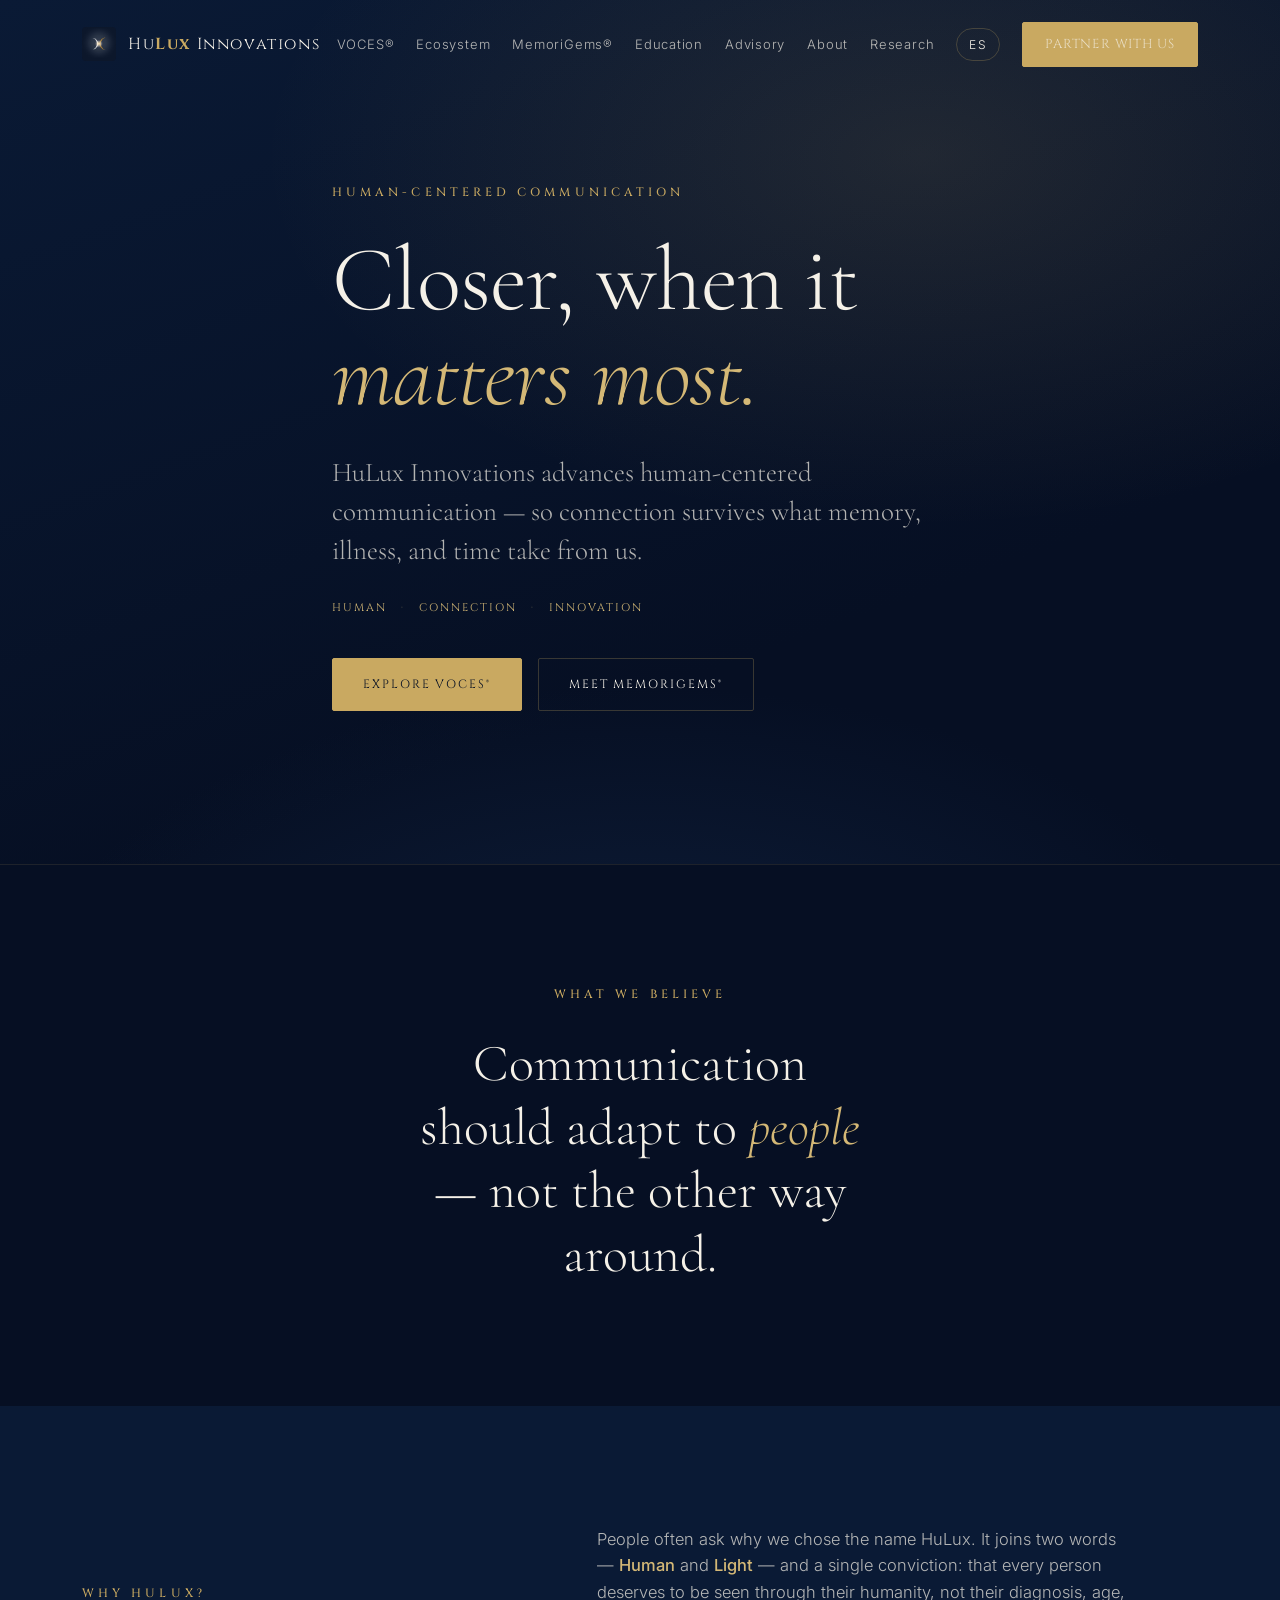
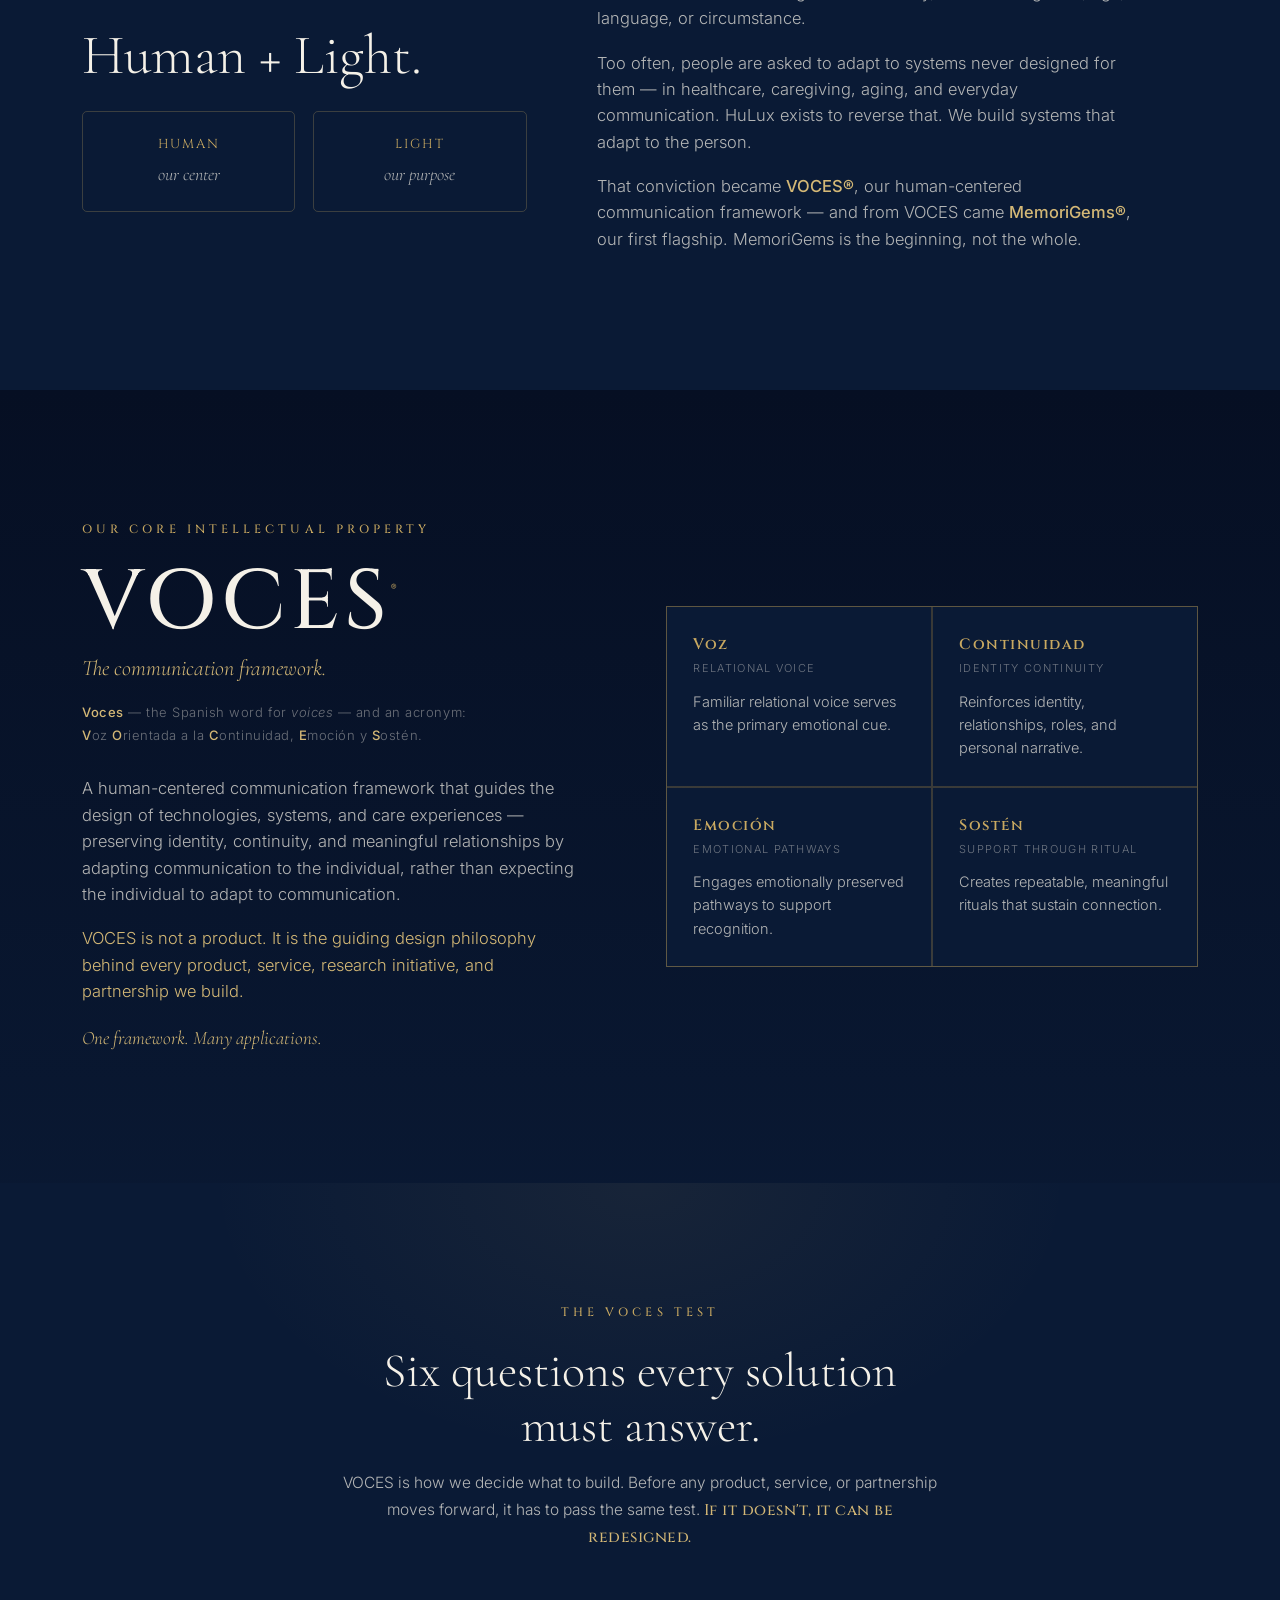
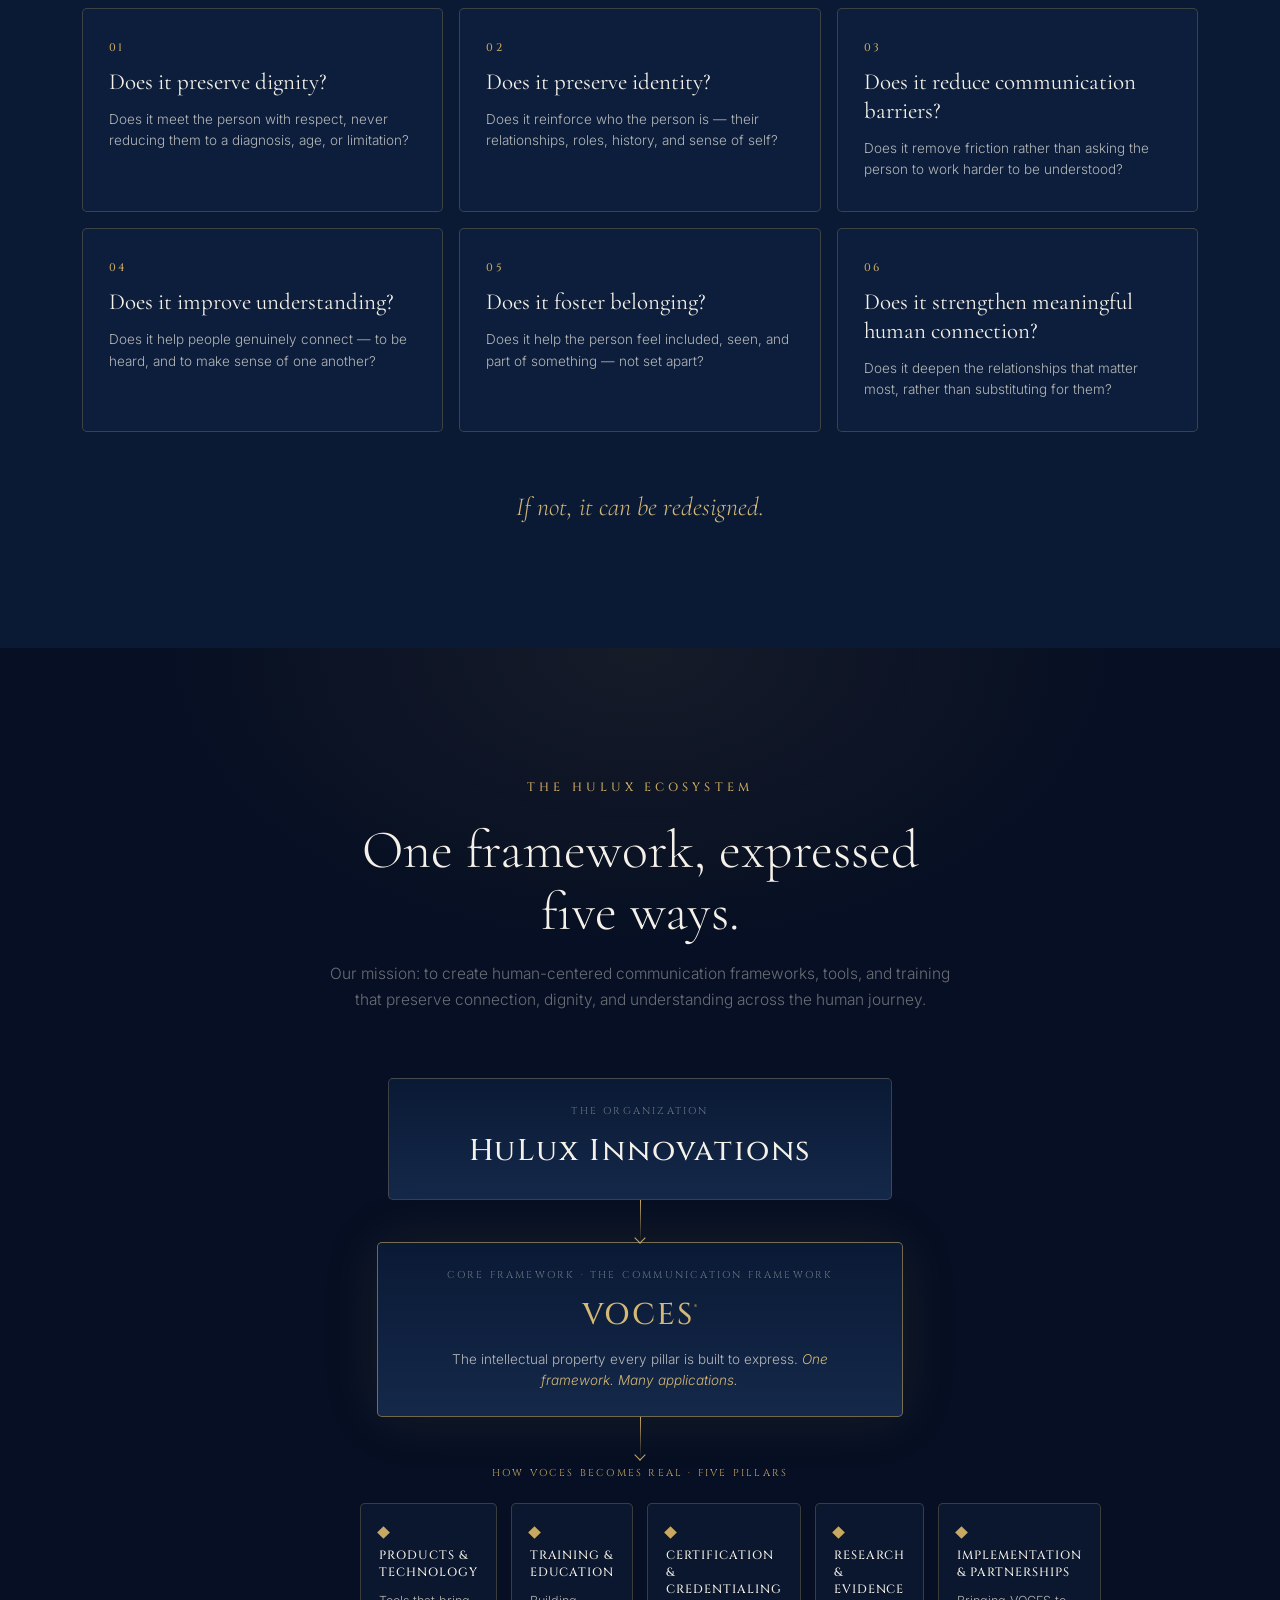
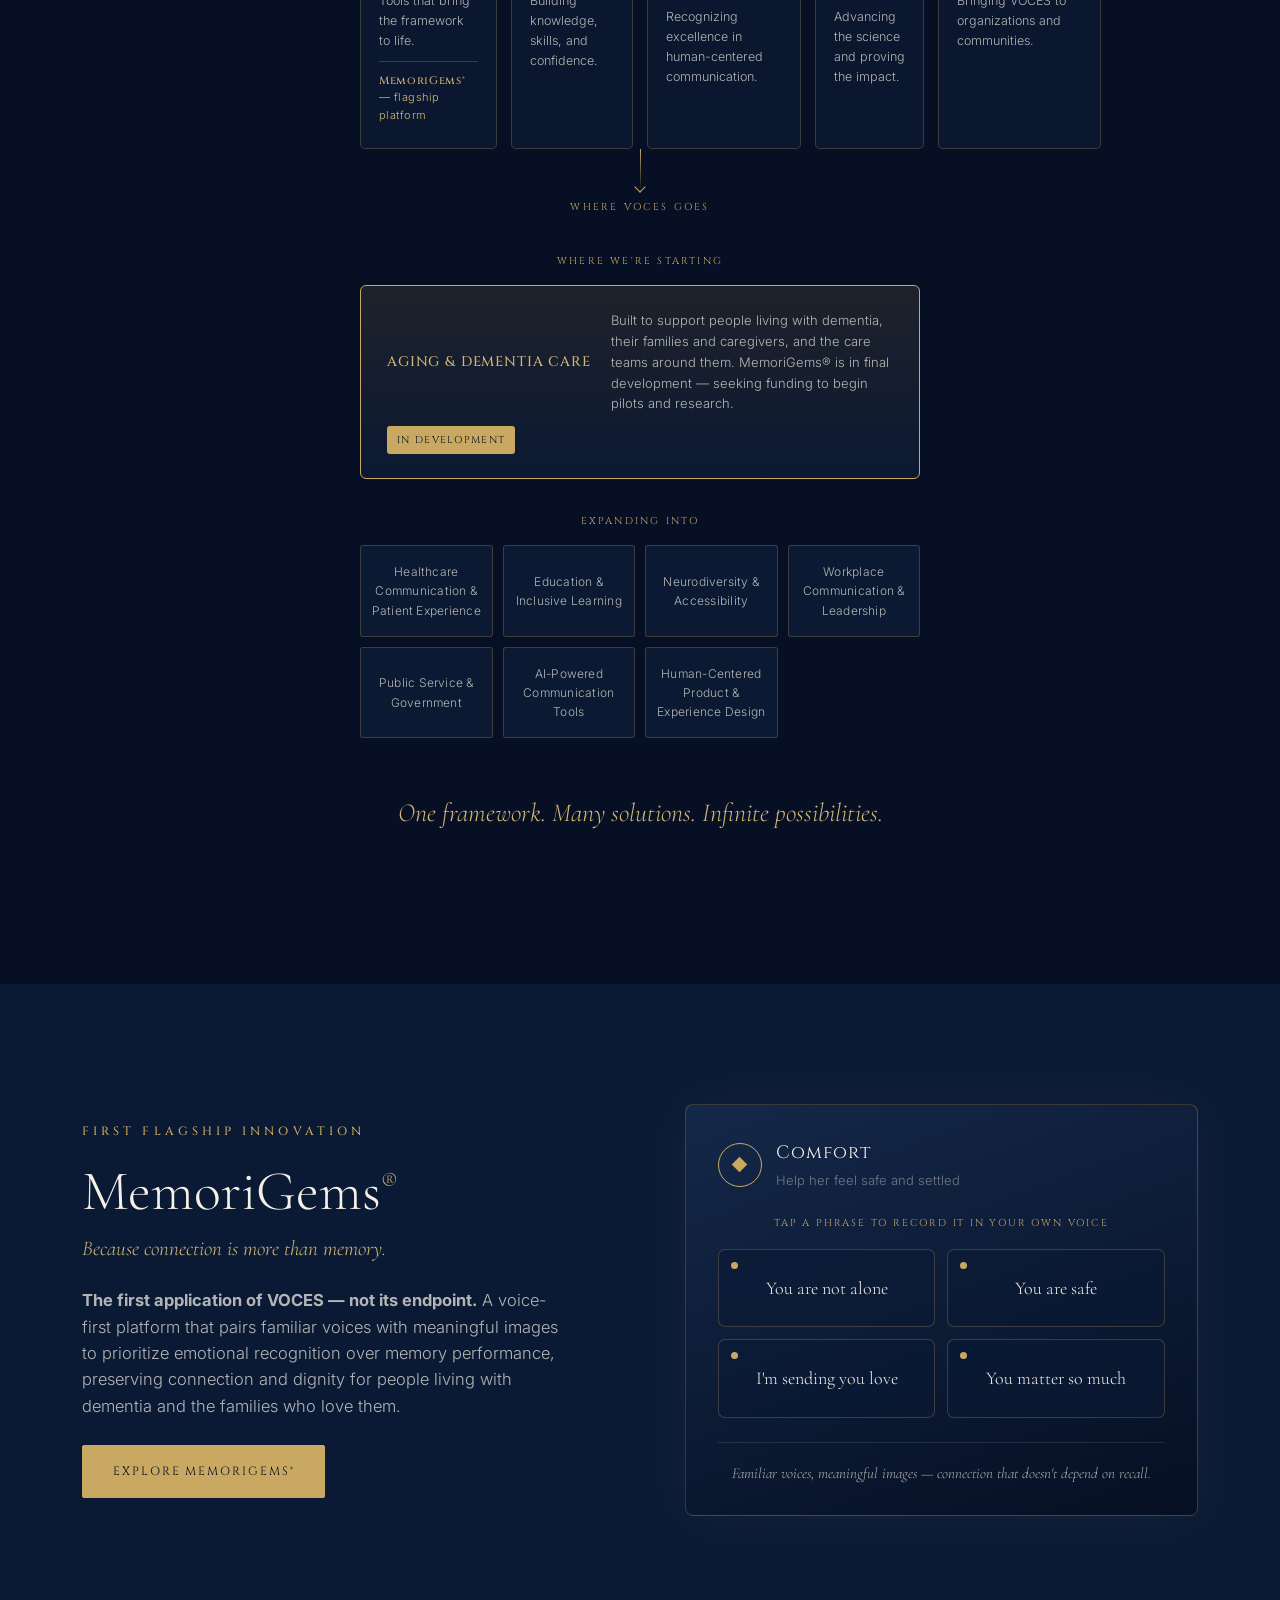
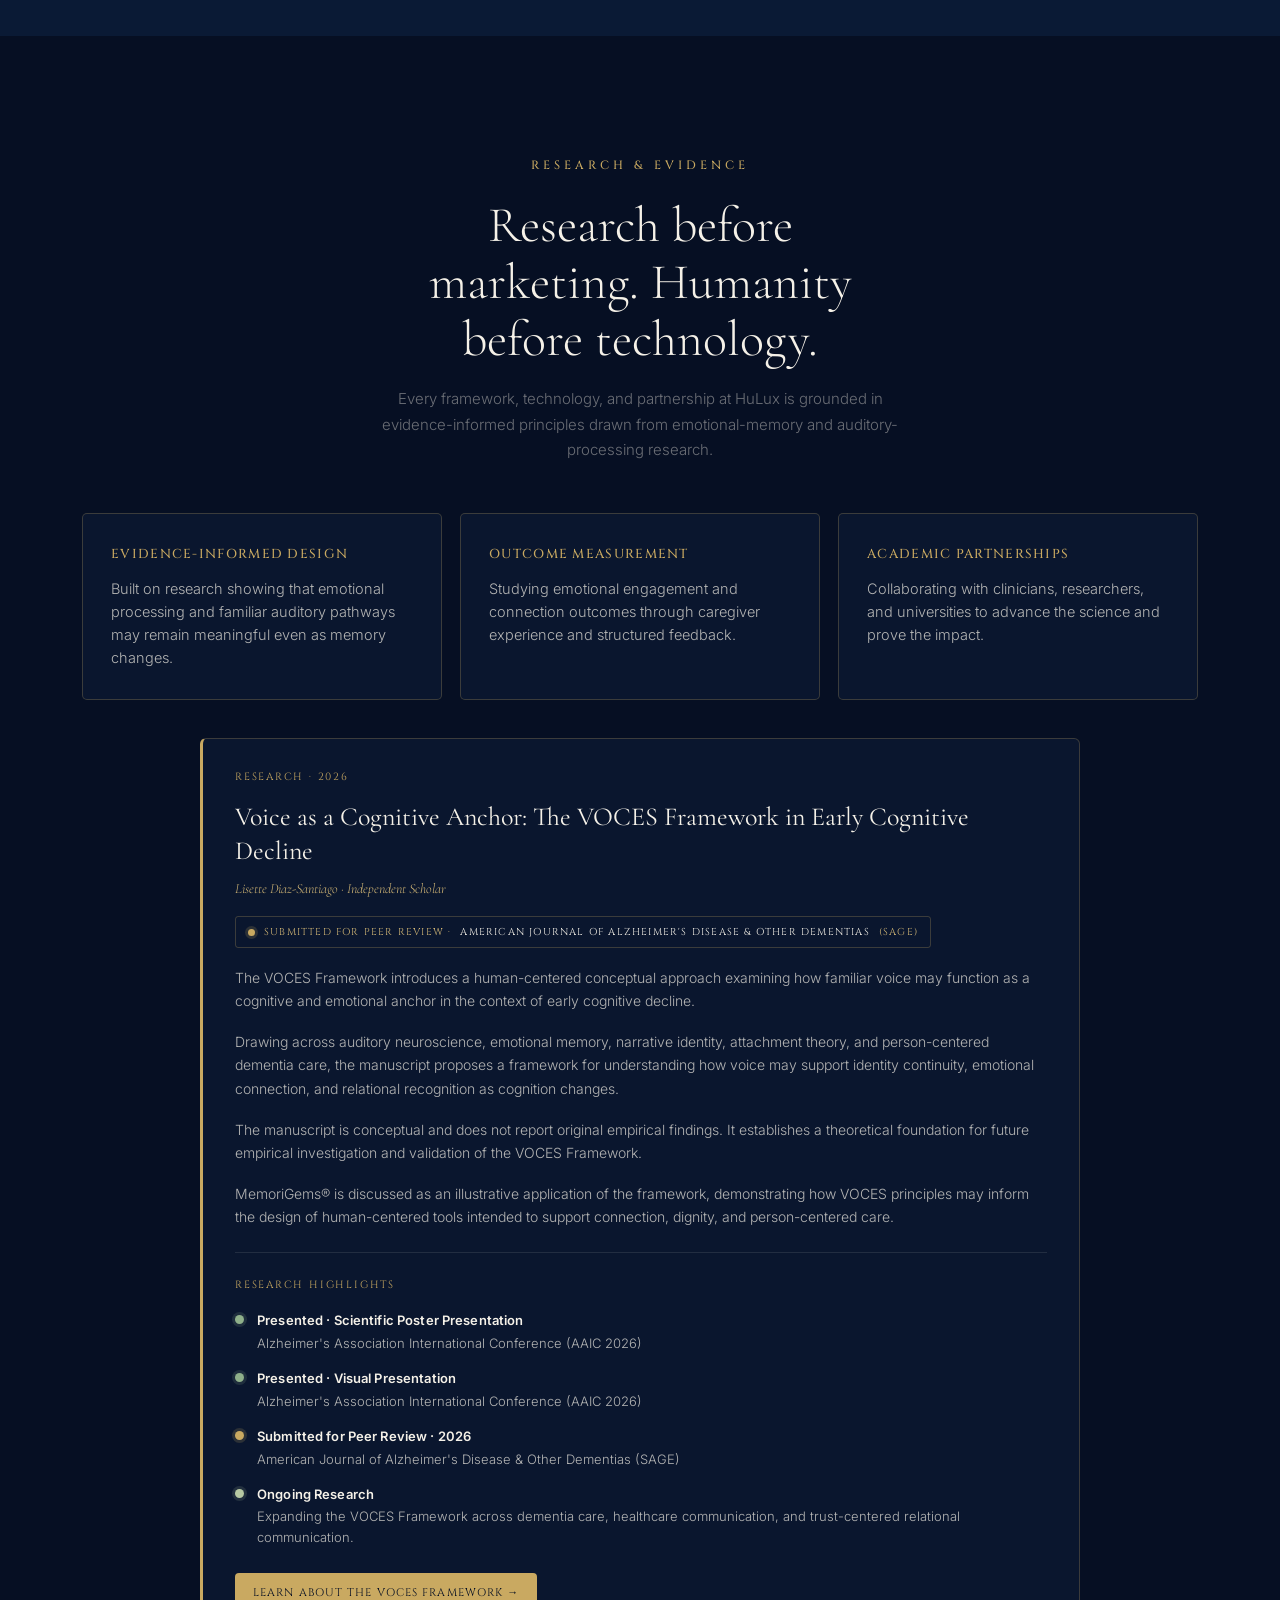
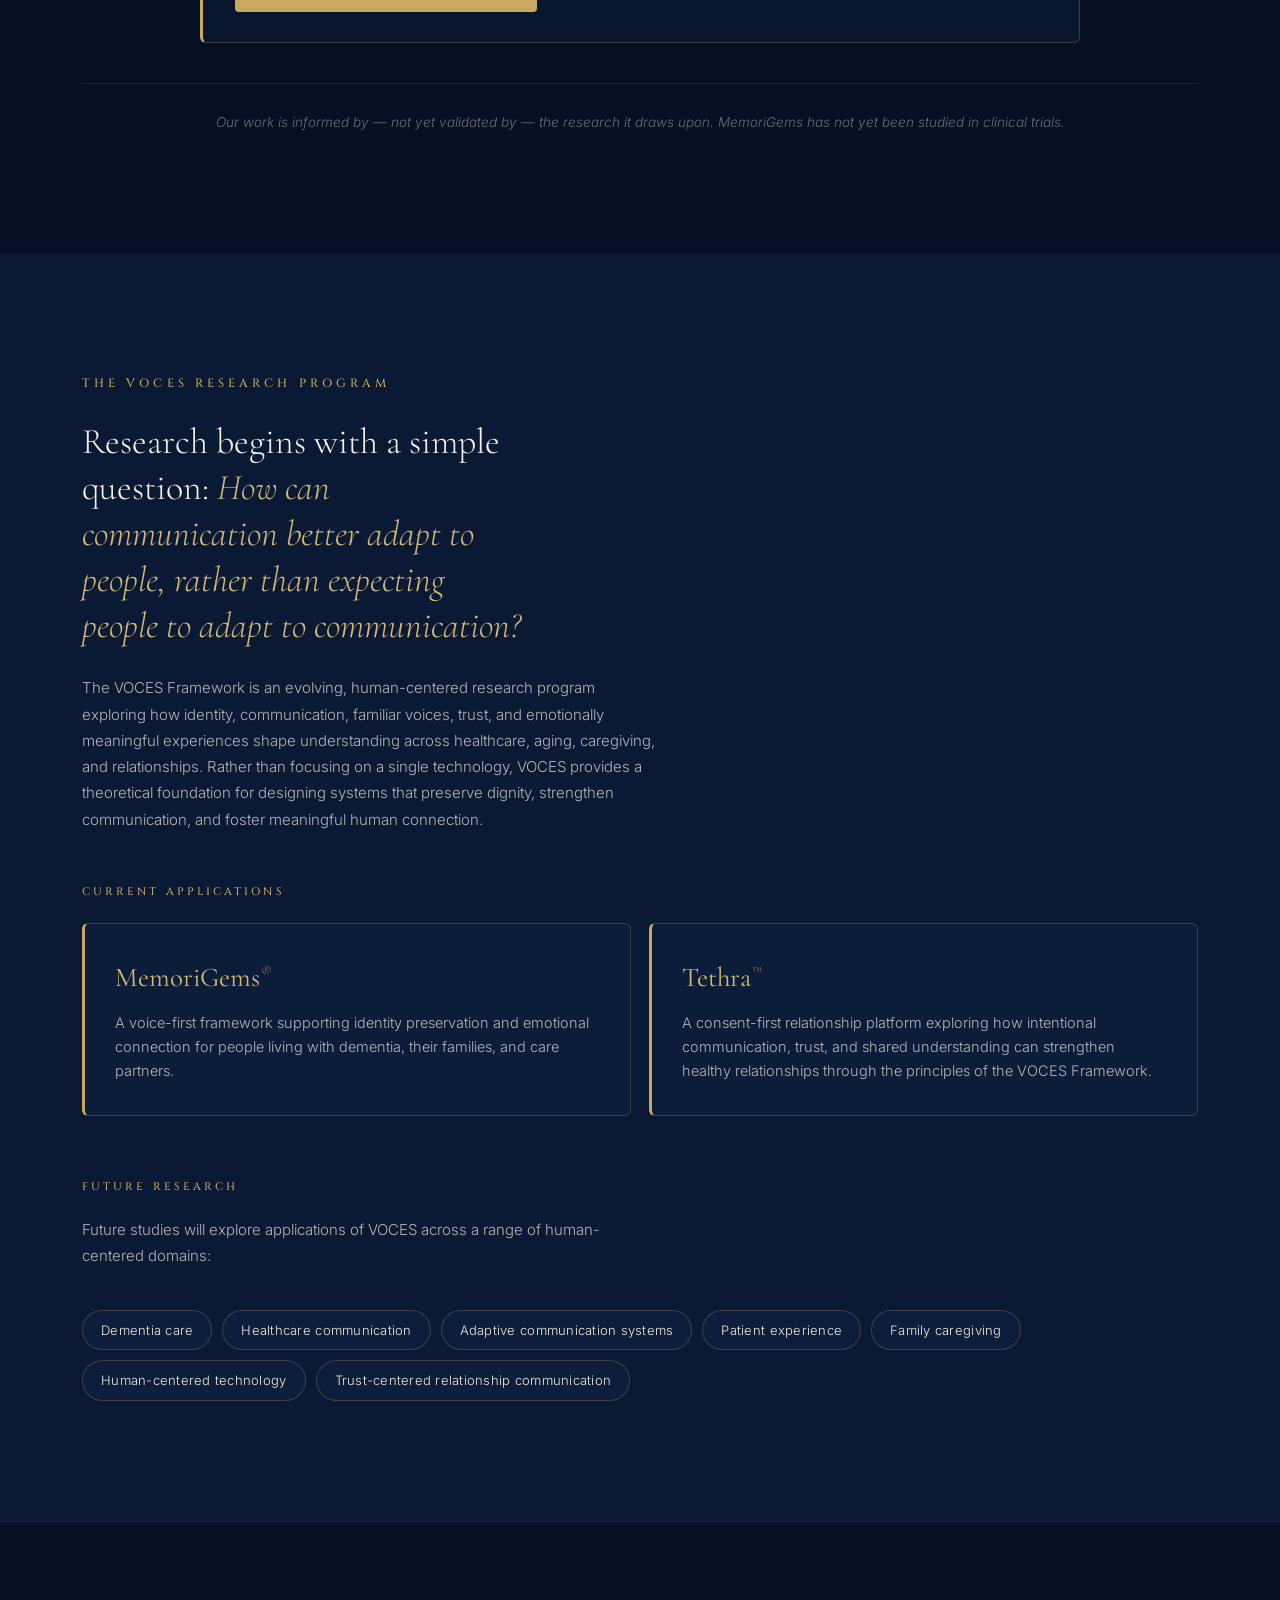
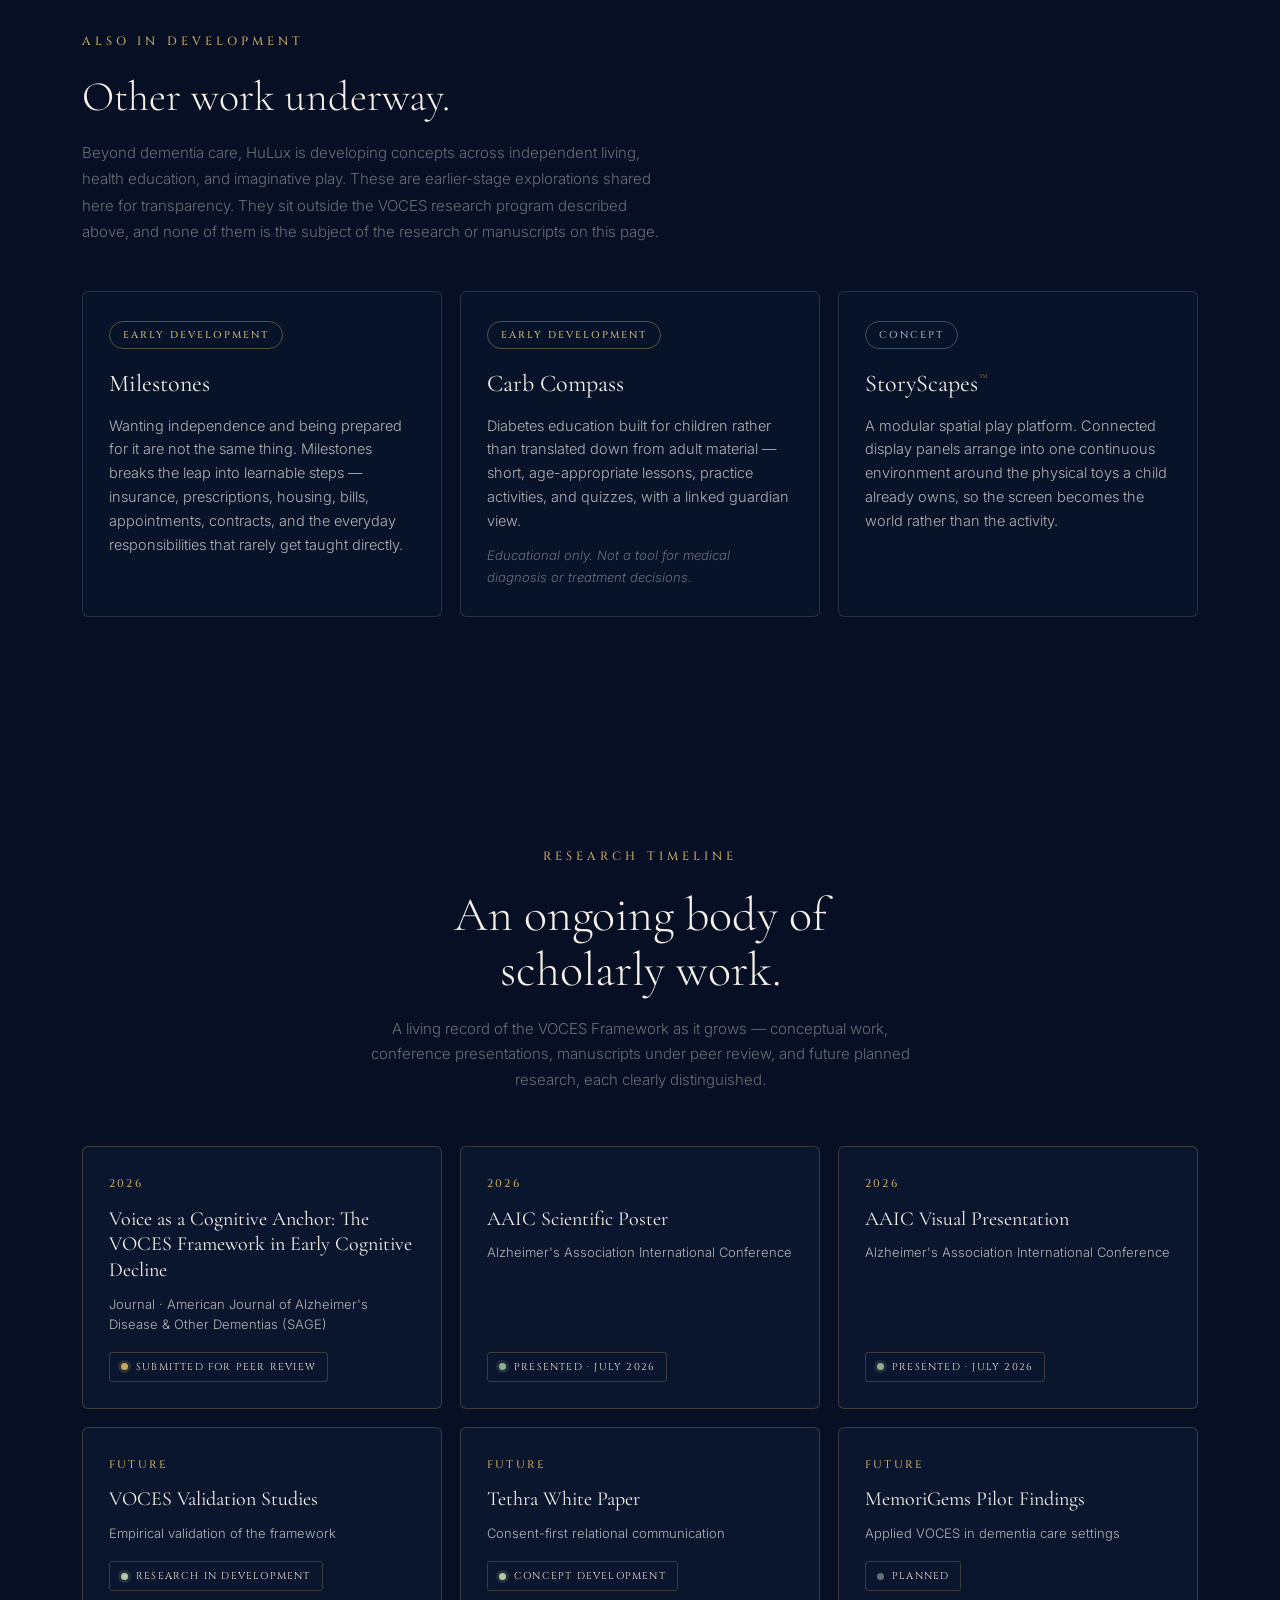
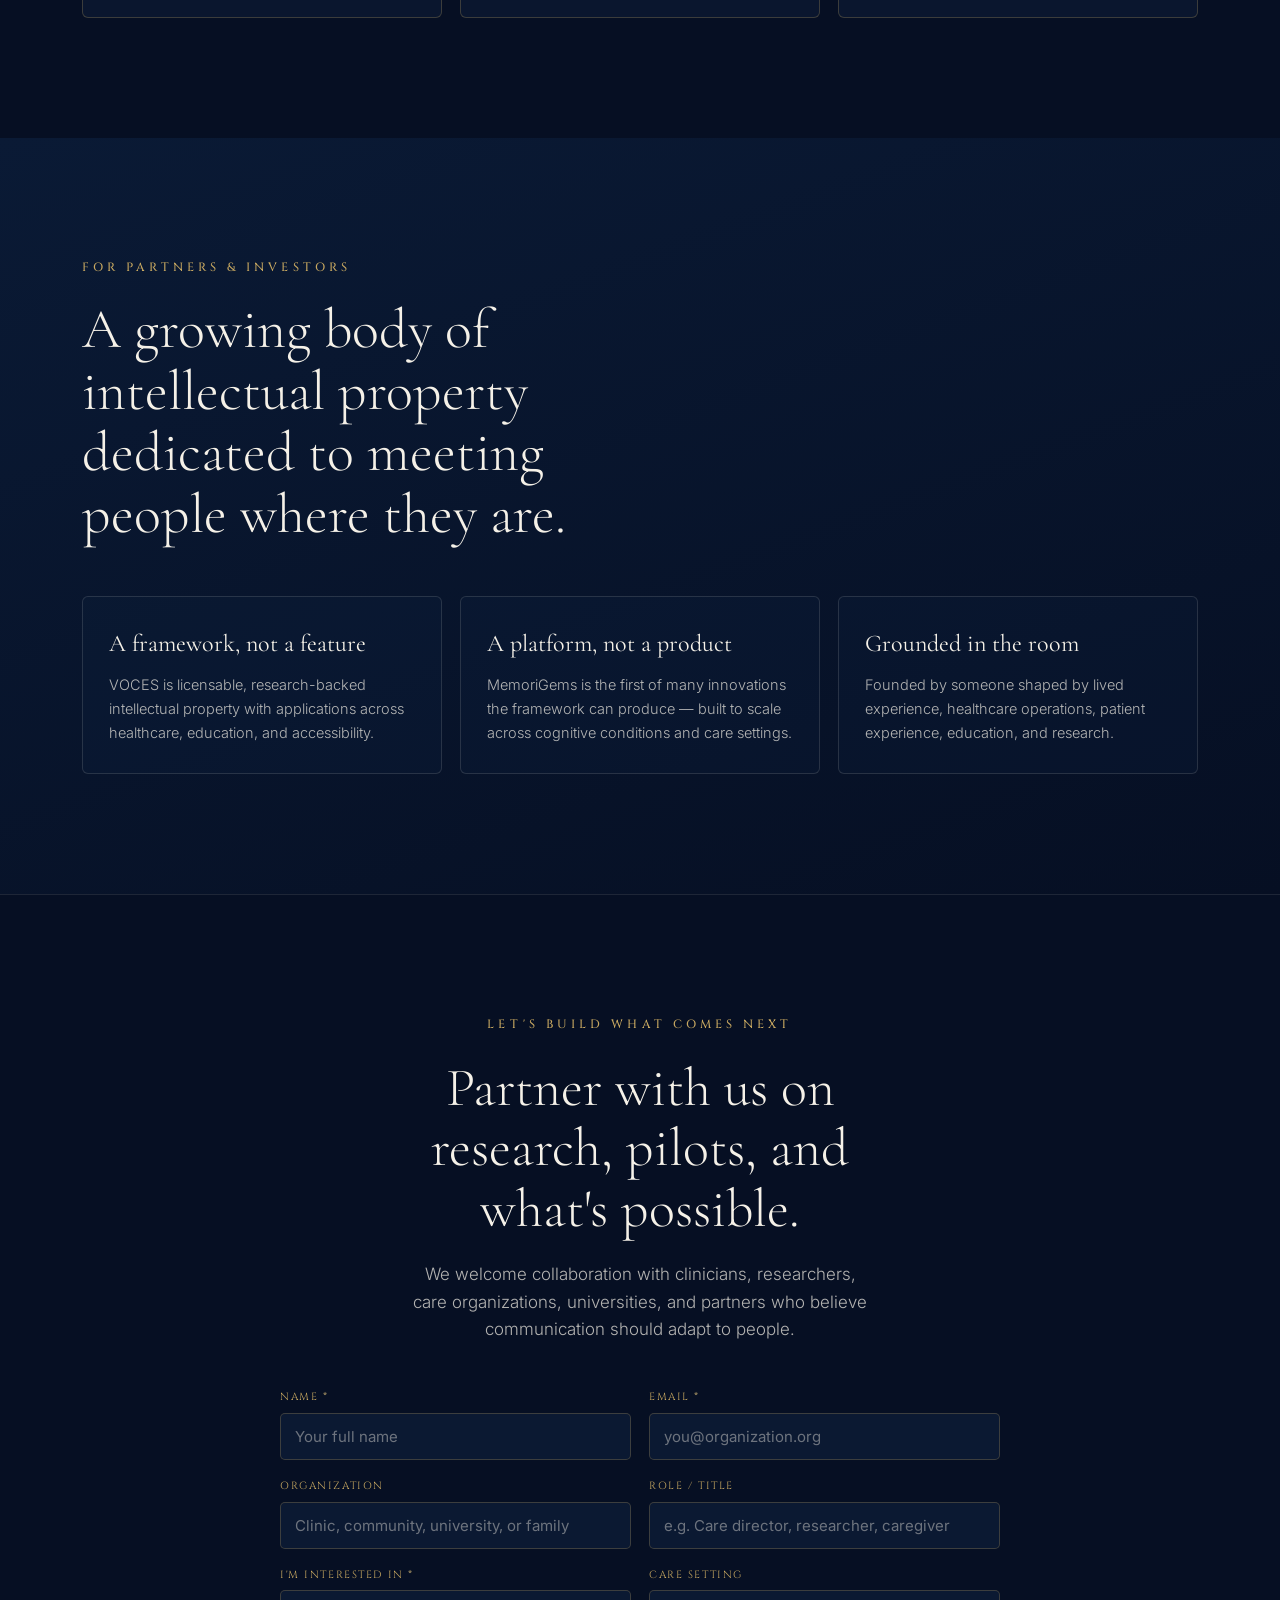
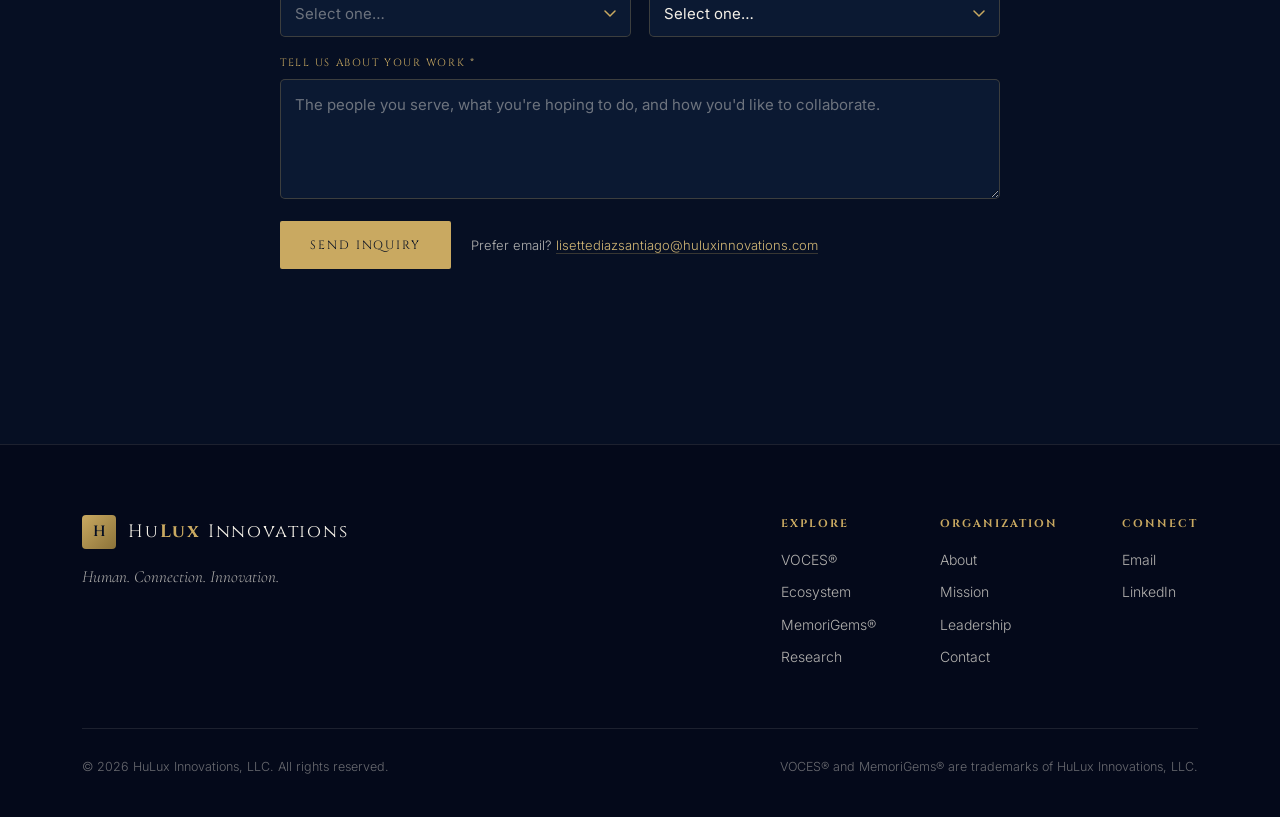
<file: public/index.html>
<!DOCTYPE html>
<html lang="en">
<head>
<meta charset="UTF-8">
<meta name="viewport" content="width=device-width, initial-scale=1.0">
<title>HuLux Innovations — Human-Centered Communication</title>
<meta name="description" content="HuLux Innovations is a human-centered innovation company built on one belief: communication should adapt to people, not people to communication. VOCES® is the framework; MemoriGems® is the first application of it.">
<link rel="canonical" href="https://huluxinnovations.com/">
<link rel="alternate" hreflang="en" href="https://huluxinnovations.com/">
<link rel="alternate" hreflang="es" href="https://huluxinnovations.com/es/">
<link rel="alternate" hreflang="x-default" href="https://huluxinnovations.com/">
<link rel="icon" type="image/jpeg" href="assets/hulux-mark.jpg">
<meta property="og:type" content="website">
<meta property="og:site_name" content="HuLux Innovations">
<meta property="og:title" content="HuLux Innovations — Human-Centered Communication">
<meta property="og:description" content="A human-centered innovation company. Communication should adapt to people, not people to communication. VOCES® is the framework; MemoriGems® is the first application of it.">
<meta property="og:url" content="https://huluxinnovations.com/">
<meta property="og:image" content="https://huluxinnovations.com/assets/hulux-mark.jpg">
<link rel="preconnect" href="https://fonts.googleapis.com">
<link rel="preconnect" href="https://fonts.gstatic.com" crossorigin>
<link href="https://fonts.googleapis.com/css2?family=Cinzel:wght@400;500;600&family=Cormorant+Garamond:ital,wght@0,300;0,400;0,500;0,600;1,300;1,400&family=Inter:wght@300;400;500&display=swap" rel="stylesheet">
<link rel="stylesheet" href="styles.css">
<script type="application/ld+json">
{
  "@context":"https://schema.org","@type":"Organization","name":"HuLux Innovations",
  "url":"https://huluxinnovations.com/","logo":"https://huluxinnovations.com/assets/hulux-mark.jpg",
  "description":"A human-centered innovation company improving how people experience communication, care, technology, and human connection. Creator of the VOCES framework and MemoriGems.",
  "founder":{"@type":"Person","name":"Lisette Diaz-Santiago","jobTitle":"CEO"},
  "sameAs":["https://www.linkedin.com/company/hulux-innovations/"]
}
</script>
</head>
<body>

<!-- NAV -->
<header class="nav">
  <div class="wrap">
    <a class="brand" href="index.html">
      <img src="assets/hulux-mark.jpg" alt="HuLux Innovations mark" onerror="this.outerHTML='<span class=&quot;bmark&quot;>H</span>'">
      <span class="btext">Hu<b>Lux</b> Innovations</span>
    </a>
    <nav class="nav-links">
      <a href="#voces">VOCES®</a>
      <a href="#ecosystem">Ecosystem</a>
      <a href="memorigems.html">MemoriGems®</a>
      <a href="education.html">Education</a>
      <a href="advisory.html">Advisory</a>
      <a href="about.html">About</a>
      <a href="#research">Research</a>
      <a class="lang-link" href="es/index.html" hreflang="es" lang="es" aria-label="Español" title="Ver en español">ES</a>
      <a class="btn btn-primary" href="#contact">Partner with us</a>
    </nav>
    <button class="nav-toggle" aria-label="Open menu"><span></span><span></span><span></span></button>
  </div>
</header>
<nav class="mobile-menu">
  <a href="#voces">VOCES®</a>
  <a href="#ecosystem">Ecosystem</a>
  <a href="memorigems.html">MemoriGems®</a>
  <a href="education.html">Education</a>
  <a href="advisory.html">Advisory</a>
  <a href="about.html">About</a>
  <a href="#research">Research</a>
  <a class="lang-link" href="es/index.html" hreflang="es" lang="es">Español</a>
  <a class="btn btn-primary" href="#contact">Partner with us</a>
</nav>

<!-- HERO -->
<section class="hero">
  <div class="wrap">
    <span class="eyebrow reveal">Human-Centered Communication</span>
    <h1 class="reveal">Closer, when it <em>matters most.</em></h1>
    <p class="lead reveal">HuLux Innovations advances human-centered communication — so connection survives what memory, illness, and time take from us.</p>
    <div class="pillars3 reveal">Human <span>·</span> Connection <span>·</span> Innovation</div>
    <div class="cta-row reveal">
      <a class="btn btn-primary" href="#voces">Explore VOCES®</a>
      <a class="btn btn-ghost" href="memorigems.html">Meet MemoriGems®</a>
    </div>
  </div>
</section>

<!-- BELIEF -->
<section class="belief">
  <div class="wrap">
    <span class="eyebrow reveal">What We Believe</span>
    <p class="reveal">Communication should adapt to <span>people</span> — not the other way around.</p>
  </div>
</section>

<!-- WHY HULUX -->
<section class="why">
  <div class="wrap">
    <div class="grid">
      <div class="reveal">
        <span class="eyebrow">Why HuLux?</span>
        <h2>Human + Light.</h2>
        <div class="humanlight">
          <div class="hl"><div class="w">Human</div><div class="m">our center</div></div>
          <div class="hl"><div class="w">Light</div><div class="m">our purpose</div></div>
        </div>
      </div>
      <div class="reveal">
        <p>People often ask why we chose the name HuLux. It joins two words — <b>Human</b> and <b>Light</b> — and a single conviction: that every person deserves to be seen through their humanity, not their diagnosis, age, language, or circumstance.</p>
        <p>Too often, people are asked to adapt to systems never designed for them — in healthcare, caregiving, aging, and everyday communication. HuLux exists to reverse that. We build systems that adapt to the person.</p>
        <p>That conviction became <b>VOCES®</b>, our human-centered communication framework — and from VOCES came <b>MemoriGems®</b>, our first flagship. MemoriGems is the beginning, not the whole.</p>
      </div>
    </div>
  </div>
</section>

<!-- VOCES -->
<section class="voces" id="voces">
  <div class="wrap">
    <div class="grid">
      <div>
        <span class="eyebrow reveal">Our Core Intellectual Property</span>
        <h2 class="reveal">VOCES<sup>®</sup></h2>
        <p class="sub reveal">The communication framework.</p>
        <p class="mean reveal"><b>Voces</b> — the Spanish word for <i>voices</i> — and an acronym:<br><b>V</b>oz <b>O</b>rientada a la <b>C</b>ontinuidad, <b>E</b>moción y <b>S</b>ostén.</p>
        <p class="body reveal">A human-centered communication framework that guides the design of technologies, systems, and care experiences — preserving identity, continuity, and meaningful relationships by adapting communication to the individual, rather than expecting the individual to adapt to communication.</p>
        <p class="body reveal" style="color:var(--gold-warm)">VOCES is not a product. It is the guiding design philosophy behind every product, service, research initiative, and partnership we build.</p>
        <p class="tag reveal">One framework. Many applications.</p>
      </div>
      <div class="pillars reveal">
        <div class="pillar"><div class="es">Voz</div><div class="en">Relational Voice</div><p>Familiar relational voice serves as the primary emotional cue.</p></div>
        <div class="pillar"><div class="es">Continuidad</div><div class="en">Identity Continuity</div><p>Reinforces identity, relationships, roles, and personal narrative.</p></div>
        <div class="pillar"><div class="es">Emoción</div><div class="en">Emotional Pathways</div><p>Engages emotionally preserved pathways to support recognition.</p></div>
        <div class="pillar"><div class="es">Sostén</div><div class="en">Support Through Ritual</div><p>Creates repeatable, meaningful rituals that sustain connection.</p></div>
      </div>
    </div>
  </div>
</section>

<!-- VOCES TEST -->
<section class="vtest">
  <div class="wrap">
    <span class="eyebrow reveal">The VOCES Test</span>
    <h2 class="reveal">Six questions every solution must answer.</h2>
    <p class="intro reveal">VOCES is how we decide what to build. Before any product, service, or partnership moves forward, it has to pass the same test. <b>If it doesn't, it can be redesigned.</b></p>
    <div class="vtest-grid">
      <div class="vtest-card reveal"><span class="q">01</span><h3>Does it preserve dignity?</h3><p>Does it meet the person with respect, never reducing them to a diagnosis, age, or limitation?</p></div>
      <div class="vtest-card reveal"><span class="q">02</span><h3>Does it preserve identity?</h3><p>Does it reinforce who the person is — their relationships, roles, history, and sense of self?</p></div>
      <div class="vtest-card reveal"><span class="q">03</span><h3>Does it reduce communication barriers?</h3><p>Does it remove friction rather than asking the person to work harder to be understood?</p></div>
      <div class="vtest-card reveal"><span class="q">04</span><h3>Does it improve understanding?</h3><p>Does it help people genuinely connect — to be heard, and to make sense of one another?</p></div>
      <div class="vtest-card reveal"><span class="q">05</span><h3>Does it foster belonging?</h3><p>Does it help the person feel included, seen, and part of something — not set apart?</p></div>
      <div class="vtest-card reveal"><span class="q">06</span><h3>Does it strengthen meaningful human connection?</h3><p>Does it deepen the relationships that matter most, rather than substituting for them?</p></div>
    </div>
    <div class="vtest-foot reveal">If not, it can be redesigned.</div>
  </div>
</section>

<!-- ECOSYSTEM -->
<section class="eco" id="ecosystem">
  <div class="wrap">
    <div class="head">
      <span class="eyebrow reveal">The HuLux Ecosystem</span>
      <h2 class="reveal">One framework, expressed five ways.</h2>
      <p class="mission reveal">Our mission: to create human-centered communication frameworks, tools, and training that preserve connection, dignity, and understanding across the human journey.</p>
    </div>
    <div class="flow">
      <div class="node org reveal"><span class="kicker">The Organization</span><span class="name">HuLux Innovations</span></div>
      <div class="connector reveal"></div>
      <div class="node framework reveal">
        <span class="kicker">Core Framework · The Communication Framework</span>
        <span class="name">VOCES<sup>®</sup></span>
        <p class="desc">The intellectual property every pillar is built to express. <i>One framework. Many applications.</i></p>
      </div>
      <div class="connector reveal"></div>
      <div class="branch-label reveal">How VOCES becomes real · five pillars</div>
      <div class="pillars5 reveal">
        <div class="pcard"><div class="diamond"></div><h3>Products &amp; Technology</h3><p>Tools that bring the framework to life.</p><div class="flag"><b>MemoriGems®</b> — flagship platform</div></div>
        <div class="pcard"><div class="diamond"></div><h3>Training &amp; Education</h3><p>Building knowledge, skills, and confidence.</p></div>
        <div class="pcard"><div class="diamond"></div><h3>Certification &amp; Credentialing</h3><p>Recognizing excellence in human-centered communication.</p></div>
        <div class="pcard"><div class="diamond"></div><h3>Research &amp; Evidence</h3><p>Advancing the science and proving the impact.</p></div>
        <div class="pcard"><div class="diamond"></div><h3>Implementation &amp; Partnerships</h3><p>Bringing VOCES to organizations and communities.</p></div>
      </div>
      <div class="connector reveal"></div>
      <div class="reach reveal">
        <div class="branch-label">Where VOCES goes</div>
        <div class="reach-band">
          <div class="branch-label">Where we're starting</div>
          <div class="reach-active">
            <span class="ra-name">Aging &amp; Dementia Care</span>
            <span class="ra-people">Built to support people living with dementia, their families and caregivers, and the care teams around them. MemoriGems® is in final development — seeking funding to begin pilots and research.</span>
            <span class="ra-tag">In development</span>
          </div>
        </div>
        <div class="reach-band">
          <div class="branch-label">Expanding into</div>
          <div class="reach-chips">
            <div class="chip">Healthcare Communication &amp; Patient Experience</div>
            <div class="chip">Education &amp; Inclusive Learning</div>
            <div class="chip">Neurodiversity &amp; Accessibility</div>
            <div class="chip">Workplace Communication &amp; Leadership</div>
            <div class="chip">Public Service &amp; Government</div>
            <div class="chip">AI-Powered Communication Tools</div>
            <div class="chip">Human-Centered Product &amp; Experience Design</div>
          </div>
        </div>
      </div>
      <div class="eco-foot reveal">One framework. Many solutions. Infinite possibilities.</div>
    </div>
  </div>
</section>

<!-- FLAGSHIP -->
<section class="flagship">
  <div class="wrap">
    <div class="grid">
      <div class="reveal">
        <span class="eyebrow">First Flagship Innovation</span>
        <h2>MemoriGems<sup style="font-size:.4em;color:var(--gold)">®</sup></h2>
        <p class="tagline">Because connection is more than memory.</p>
        <p><b>The first application of VOCES — not its endpoint.</b> A voice-first platform that pairs familiar voices with meaningful images to prioritize emotional recognition over memory performance, preserving connection and dignity for people living with dementia and the families who love them.</p>
        <div class="cta-row"><a class="btn btn-primary" href="memorigems.html">Explore MemoriGems®</a></div>
      </div>
      <div class="gem-card reveal" role="img" aria-label="A MemoriGems voice card titled Comfort, with tappable phrases to record in your own voice.">
        <div class="gem-top">
          <span class="gem-icon"></span>
          <div>
            <div class="gem-title">Comfort</div>
            <div class="gem-sub">Help her feel safe and settled</div>
          </div>
        </div>
        <div class="gem-label">Tap a phrase to record it in your own voice</div>
        <div class="gem-grid">
          <span class="phrase"><span class="rec"></span>You are not alone</span>
          <span class="phrase"><span class="rec"></span>You are safe</span>
          <span class="phrase"><span class="rec"></span>I'm sending you love</span>
          <span class="phrase"><span class="rec"></span>You matter so much</span>
        </div>
        <div class="gem-foot">Familiar voices, meaningful images — connection that doesn't depend on recall.</div>
      </div>
    </div>
  </div>
</section>

<!-- RESEARCH -->
<section class="research" id="research">
  <div class="wrap">
    <span class="eyebrow reveal">Research &amp; Evidence</span>
    <h2 class="reveal">Research before marketing. Humanity before technology.</h2>
    <p class="note reveal">Every framework, technology, and partnership at HuLux is grounded in evidence-informed principles drawn from emotional-memory and auditory-processing research.</p>
    <div class="r-grid">
      <div class="r-card reveal"><h3>Evidence-Informed Design</h3><p>Built on research showing that emotional processing and familiar auditory pathways may remain meaningful even as memory changes.</p></div>
      <div class="r-card reveal"><h3>Outcome Measurement</h3><p>Studying emotional engagement and connection outcomes through caregiver experience and structured feedback.</p></div>
      <div class="r-card reveal"><h3>Academic Partnerships</h3><p>Collaborating with clinicians, researchers, and universities to advance the science and prove the impact.</p></div>
    </div>
    <div class="pub reveal">
      <span class="pub-eyebrow">Research · 2026</span>
      <h3>Voice as a Cognitive Anchor: The VOCES Framework in Early Cognitive Decline</h3>
      <div class="meta">Lisette Diaz-Santiago · Independent Scholar</div>
      <div class="pub-status st-review"><span class="dot"></span>Submitted for Peer Review · <em style="font-style:normal;color:var(--cream)">American Journal of Alzheimer's Disease &amp; Other Dementias</em> (SAGE)</div>
      <p>The VOCES Framework introduces a human-centered conceptual approach examining how familiar voice may function as a cognitive and emotional anchor in the context of early cognitive decline.</p>
      <p>Drawing across auditory neuroscience, emotional memory, narrative identity, attachment theory, and person-centered dementia care, the manuscript proposes a framework for understanding how voice may support identity continuity, emotional connection, and relational recognition as cognition changes.</p>
      <p>The manuscript is conceptual and does not report original empirical findings. It establishes a theoretical foundation for future empirical investigation and validation of the VOCES Framework.</p>
      <p>MemoriGems® is discussed as an illustrative application of the framework, demonstrating how VOCES principles may inform the design of human-centered tools intended to support connection, dignity, and person-centered care.</p>

      <div class="highlights">
        <span class="hl-title">Research Highlights</span>
        <ul class="hl-list">
          <li class="hl-item st-done"><span class="hl-mark"></span><div><strong>Presented · Scientific Poster Presentation</strong><span>Alzheimer's Association International Conference (AAIC 2026)</span></div></li>
          <li class="hl-item st-done"><span class="hl-mark"></span><div><strong>Presented · Visual Presentation</strong><span>Alzheimer's Association International Conference (AAIC 2026)</span></div></li>
          <li class="hl-item st-review"><span class="hl-mark"></span><div><strong>Submitted for Peer Review · 2026</strong><span>American Journal of Alzheimer's Disease &amp; Other Dementias (SAGE)</span></div></li>
          <li class="hl-item st-grow"><span class="hl-mark"></span><div><strong>Ongoing Research</strong><span>Expanding the VOCES Framework across dementia care, healthcare communication, and trust-centered relational communication.</span></div></li>
        </ul>
      </div>

      <a class="pub-link" href="#voces-program">Learn about the VOCES Framework →</a>
    </div>
    <p class="honesty reveal">Our work is informed by — not yet validated by — the research it draws upon. MemoriGems has not yet been studied in clinical trials.</p>
  </div>
</section>

<!-- VOCES RESEARCH PROGRAM -->
<section class="program" id="voces-program">
  <div class="wrap">
    <span class="eyebrow reveal">The VOCES Research Program</span>
    <p class="program-q reveal">Research begins with a simple question: <em>How can communication better adapt to people, rather than expecting people to adapt to communication?</em></p>
    <p class="program-lede reveal">The VOCES Framework is an evolving, human-centered research program exploring how identity, communication, familiar voices, trust, and emotionally meaningful experiences shape understanding across healthcare, aging, caregiving, and relationships. Rather than focusing on a single technology, VOCES provides a theoretical foundation for designing systems that preserve dignity, strengthen communication, and foster meaningful human connection.</p>

    <span class="sub-eyebrow reveal">Current Applications</span>
    <div class="app-grid">
      <div class="app-card reveal">
        <h3>MemoriGems<span class="reg">®</span></h3>
        <p>A voice-first framework supporting identity preservation and emotional connection for people living with dementia, their families, and care partners.</p>
      </div>
      <div class="app-card reveal">
        <h3>Tethra<span class="reg">™</span></h3>
        <p>A consent-first relationship platform exploring how intentional communication, trust, and shared understanding can strengthen healthy relationships through the principles of the VOCES Framework.</p>
      </div>
    </div>

    <span class="sub-eyebrow reveal">Future Research</span>
    <p class="program-lede reveal">Future studies will explore applications of VOCES across a range of human-centered domains:</p>
    <ul class="tag-list reveal">
      <li>Dementia care</li>
      <li>Healthcare communication</li>
      <li>Adaptive communication systems</li>
      <li>Patient experience</li>
      <li>Family caregiving</li>
      <li>Human-centered technology</li>
      <li>Trust-centered relationship communication</li>
    </ul>
  </div>
</section>

<!-- OTHER WORK IN DEVELOPMENT -->
<section class="portfolio" id="portfolio">
  <div class="wrap">
    <span class="eyebrow reveal">Also In Development</span>
    <h2 class="reveal">Other work underway.</h2>
    <p class="note reveal">Beyond dementia care, HuLux is developing concepts across independent living, health education, and imaginative play. These are earlier-stage explorations shared here for transparency. They sit outside the VOCES research program described above, and none of them is the subject of the research or manuscripts on this page.</p>
    <div class="p-grid">
      <div class="p-card reveal">
        <span class="p-stage s-early">Early Development</span>
        <h3>Milestones</h3>
        <p>Wanting independence and being prepared for it are not the same thing. Milestones breaks the leap into learnable steps &mdash; insurance, prescriptions, housing, bills, appointments, contracts, and the everyday responsibilities that rarely get taught directly.</p>
      </div>
      <div class="p-card reveal">
        <span class="p-stage s-early">Early Development</span>
        <h3>Carb Compass</h3>
        <p>Diabetes education built for children rather than translated down from adult material &mdash; short, age-appropriate lessons, practice activities, and quizzes, with a linked guardian view.</p>
        <p class="p-bound">Educational only. Not a tool for medical diagnosis or treatment decisions.</p>
      </div>
      <div class="p-card reveal">
        <span class="p-stage s-concept">Concept</span>
        <h3>StoryScapes<span class="reg">&trade;</span></h3>
        <p>A modular spatial play platform. Connected display panels arrange into one continuous environment around the physical toys a child already owns, so the screen becomes the world rather than the activity.</p>
      </div>
    </div>
  </div>
</section>

<!-- RESEARCH TIMELINE -->
<section class="timeline" id="timeline">
  <div class="wrap">
    <span class="eyebrow reveal">Research Timeline</span>
    <h2 class="reveal">An ongoing body of scholarly work.</h2>
    <p class="note reveal">A living record of the VOCES Framework as it grows — conceptual work, conference presentations, manuscripts under peer review, and future planned research, each clearly distinguished.</p>
    <div class="tl-grid">
      <div class="tl-card reveal">
        <span class="tl-year">2026</span>
        <h3>Voice as a Cognitive Anchor: The VOCES Framework in Early Cognitive Decline</h3>
        <div class="tl-meta">Journal · American Journal of Alzheimer's Disease &amp; Other Dementias (SAGE)</div>
        <div class="tl-status st-review"><span class="tl-dot"></span>Submitted for Peer Review</div>
      </div>
      <div class="tl-card reveal">
        <span class="tl-year">2026</span>
        <h3>AAIC Scientific Poster</h3>
        <div class="tl-meta">Alzheimer's Association International Conference</div>
        <div class="tl-status st-done"><span class="tl-dot"></span>Presented · July 2026</div>
      </div>
      <div class="tl-card reveal">
        <span class="tl-year">2026</span>
        <h3>AAIC Visual Presentation</h3>
        <div class="tl-meta">Alzheimer's Association International Conference</div>
        <div class="tl-status st-done"><span class="tl-dot"></span>Presented · July 2026</div>
      </div>
      <div class="tl-card reveal">
        <span class="tl-year">Future</span>
        <h3>VOCES Validation Studies</h3>
        <div class="tl-meta">Empirical validation of the framework</div>
        <div class="tl-status st-grow"><span class="tl-dot"></span>Research in Development</div>
      </div>
      <div class="tl-card reveal">
        <span class="tl-year">Future</span>
        <h3>Tethra White Paper</h3>
        <div class="tl-meta">Consent-first relational communication</div>
        <div class="tl-status st-grow"><span class="tl-dot"></span>Concept Development</div>
      </div>
      <div class="tl-card reveal">
        <span class="tl-year">Future</span>
        <h3>MemoriGems Pilot Findings</h3>
        <div class="tl-meta">Applied VOCES in dementia care settings</div>
        <div class="tl-status st-plan"><span class="tl-dot"></span>Planned</div>
      </div>
    </div>
  </div>
</section>

<!-- PARTNERS -->
<section class="partners">
  <div class="wrap">
    <span class="eyebrow reveal">For Partners &amp; Investors</span>
    <h2 class="reveal">A growing body of intellectual property dedicated to meeting people where they are.</h2>
    <div class="p-grid">
      <div class="p-card reveal"><h3>A framework, not a feature</h3><p>VOCES is licensable, research-backed intellectual property with applications across healthcare, education, and accessibility.</p></div>
      <div class="p-card reveal"><h3>A platform, not a product</h3><p>MemoriGems is the first of many innovations the framework can produce — built to scale across cognitive conditions and care settings.</p></div>
      <div class="p-card reveal"><h3>Grounded in the room</h3><p>Founded by someone shaped by lived experience, healthcare operations, patient experience, education, and research.</p></div>
    </div>
  </div>
</section>

<!-- CONTACT -->
<section class="contact" id="contact">
  <div class="wrap">
    <span class="eyebrow reveal">Let's Build What Comes Next</span>
    <h2 class="reveal">Partner with us on research, pilots, and what's possible.</h2>
    <p class="reveal">We welcome collaboration with clinicians, researchers, care organizations, universities, and partners who believe communication should adapt to people.</p>
    <form class="intake reveal" action="https://formspree.io/f/xdardwky" method="POST">
      <input type="hidden" name="_subject" value="New partner / pilot inquiry — HuLux Innovations">
      <div class="row2">
        <div class="field"><label for="f-name">Name <span class="req">*</span></label><input id="f-name" name="name" type="text" required placeholder="Your full name"></div>
        <div class="field"><label for="f-email">Email <span class="req">*</span></label><input id="f-email" name="email" type="email" required placeholder="you@organization.org"></div>
      </div>
      <div class="row2">
        <div class="field"><label for="f-org">Organization</label><input id="f-org" name="organization" type="text" placeholder="Clinic, community, university, or family"></div>
        <div class="field"><label for="f-role">Role / title</label><input id="f-role" name="role" type="text" placeholder="e.g. Care director, researcher, caregiver"></div>
      </div>
      <div class="row2">
        <div class="field"><label for="f-interest">I'm interested in <span class="req">*</span></label>
          <select id="f-interest" name="interest" required>
            <option value="" disabled selected>Select one…</option>
            <option>Piloting MemoriGems®</option>
            <option>Research collaboration</option>
            <option>VOCES® partnership or licensing</option>
            <option>Investment</option>
            <option>Something else</option>
          </select>
        </div>
        <div class="field"><label for="f-setting">Care setting</label>
          <select id="f-setting" name="setting">
            <option value="" disabled selected>Select one…</option>
            <option>Family or home</option>
            <option>Healthcare or clinical</option>
            <option>Memory-care community</option>
            <option>University or research</option>
            <option>Other</option>
          </select>
        </div>
      </div>
      <div class="field"><label for="f-msg">Tell us about your work <span class="req">*</span></label><textarea id="f-msg" name="message" required placeholder="The people you serve, what you're hoping to do, and how you'd like to collaborate."></textarea></div>
      <input class="hp" type="text" name="_gotcha" tabindex="-1" autocomplete="off" aria-hidden="true">
      <div class="actions">
        <button class="btn btn-primary" type="submit">Send inquiry</button>
        <span class="alt">Prefer email? <a href="mailto:lisettediazsantiago@huluxinnovations.com?subject=Partner%20%2F%20Pilot%20Inquiry">lisettediazsantiago@huluxinnovations.com</a></span>
      </div>
      <p class="form-status" role="status" aria-live="polite"></p>
    </form>
    <div class="intake-done">
      <h3>Thank you — we've got it.</h3>
      <p>Your inquiry is on its way to the HuLux team. We read every message personally and will be in touch soon.</p>
    </div>
  </div>
</section>

<!-- FOOTER -->
<footer class="footer">
  <div class="wrap">
    <div class="top">
      <div>
        <a class="brand" href="index.html"><span class="bmark">H</span><span class="btext">Hu<b>Lux</b> Innovations</span></a>
        <p class="tagline">Human. Connection. Innovation.</p>
      </div>
      <div class="cols">
        <div class="col"><h4>Explore</h4><a href="#voces">VOCES®</a><a href="#ecosystem">Ecosystem</a><a href="memorigems.html">MemoriGems®</a><a href="#research">Research</a></div>
        <div class="col"><h4>Organization</h4><a href="about.html">About</a><a href="about.html#mission">Mission</a><a href="about.html#leadership">Leadership</a><a href="#contact">Contact</a></div>
        <div class="col"><h4>Connect</h4><a href="mailto:lisettediazsantiago@huluxinnovations.com">Email</a><a href="https://www.linkedin.com/company/hulux-innovations/" target="_blank" rel="noopener">LinkedIn</a></div>
      </div>
    </div>
    <div class="bottom">
      <span>© 2026 HuLux Innovations, LLC. All rights reserved.</span>
      <span>VOCES® and MemoriGems® are trademarks of HuLux Innovations, LLC.</span>
    </div>
  </div>
</footer>

<script src="script.js"></script>
</body>
</html>
</file>
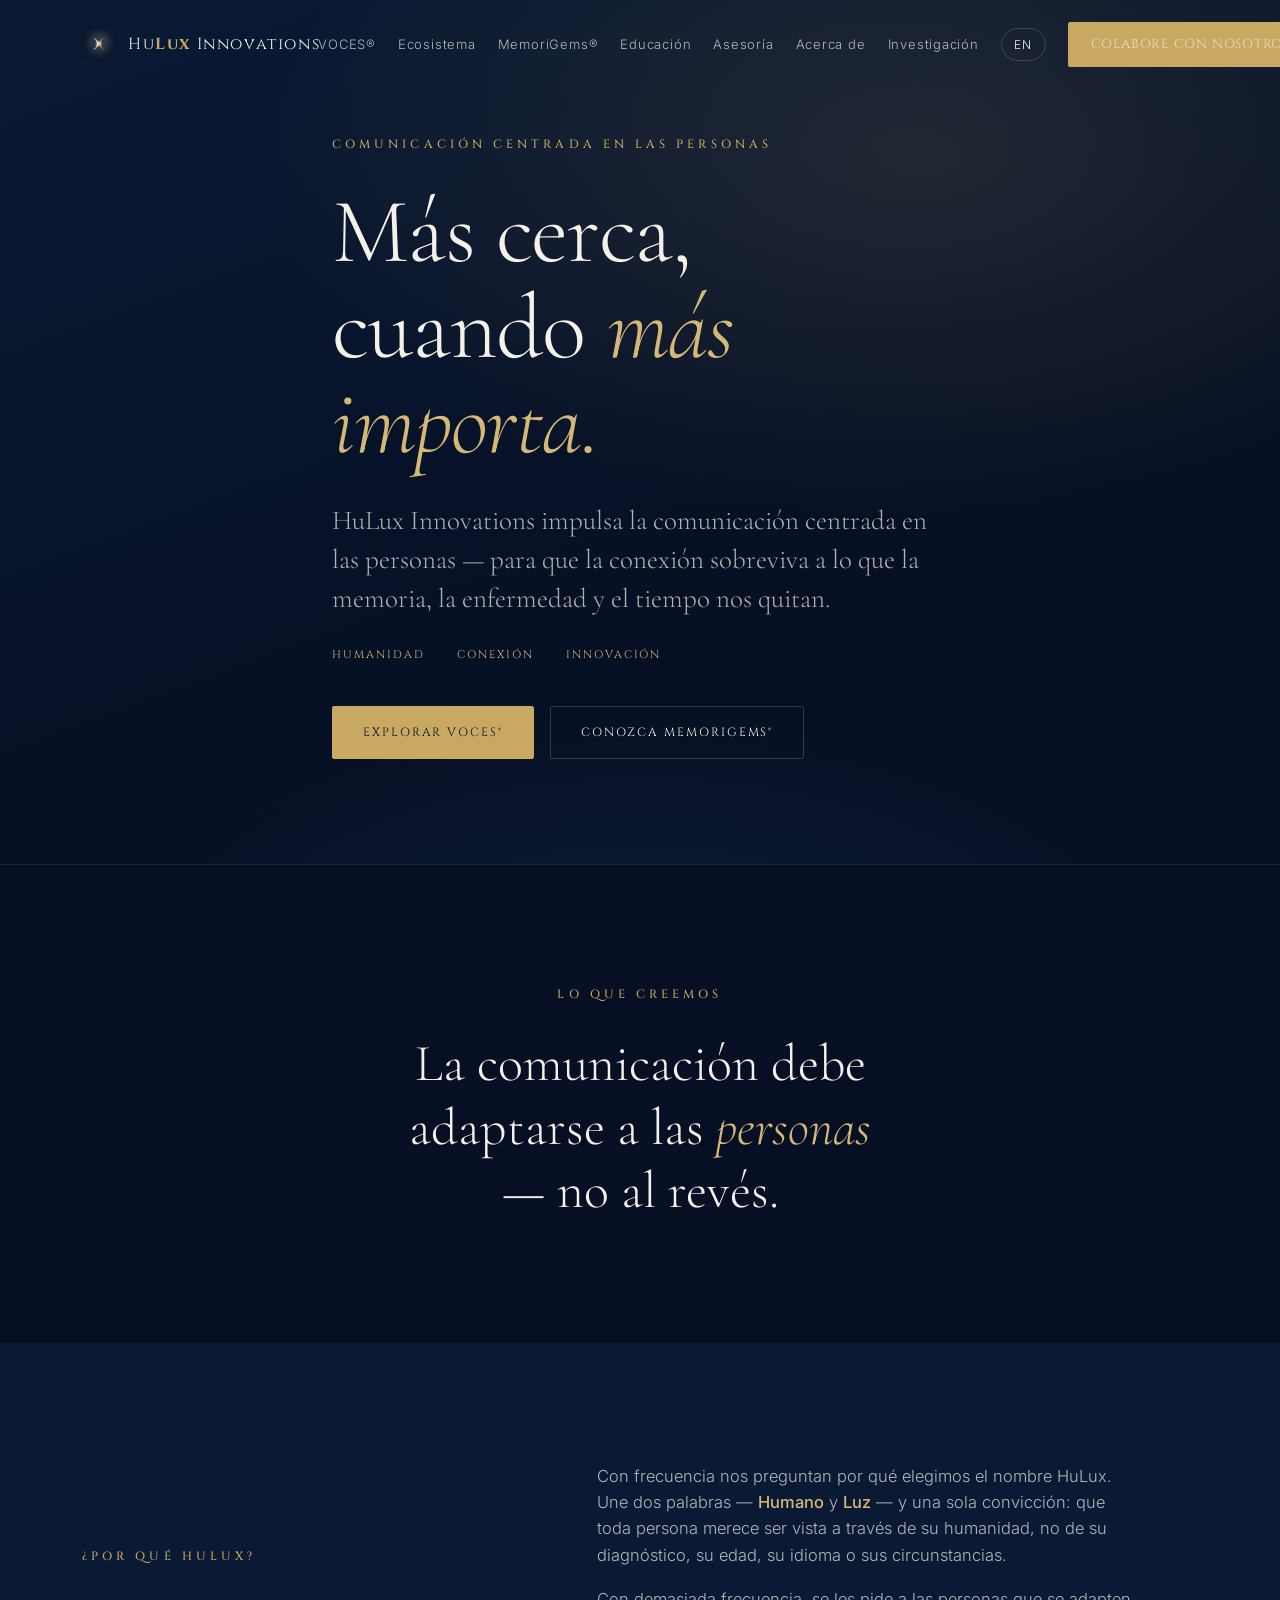
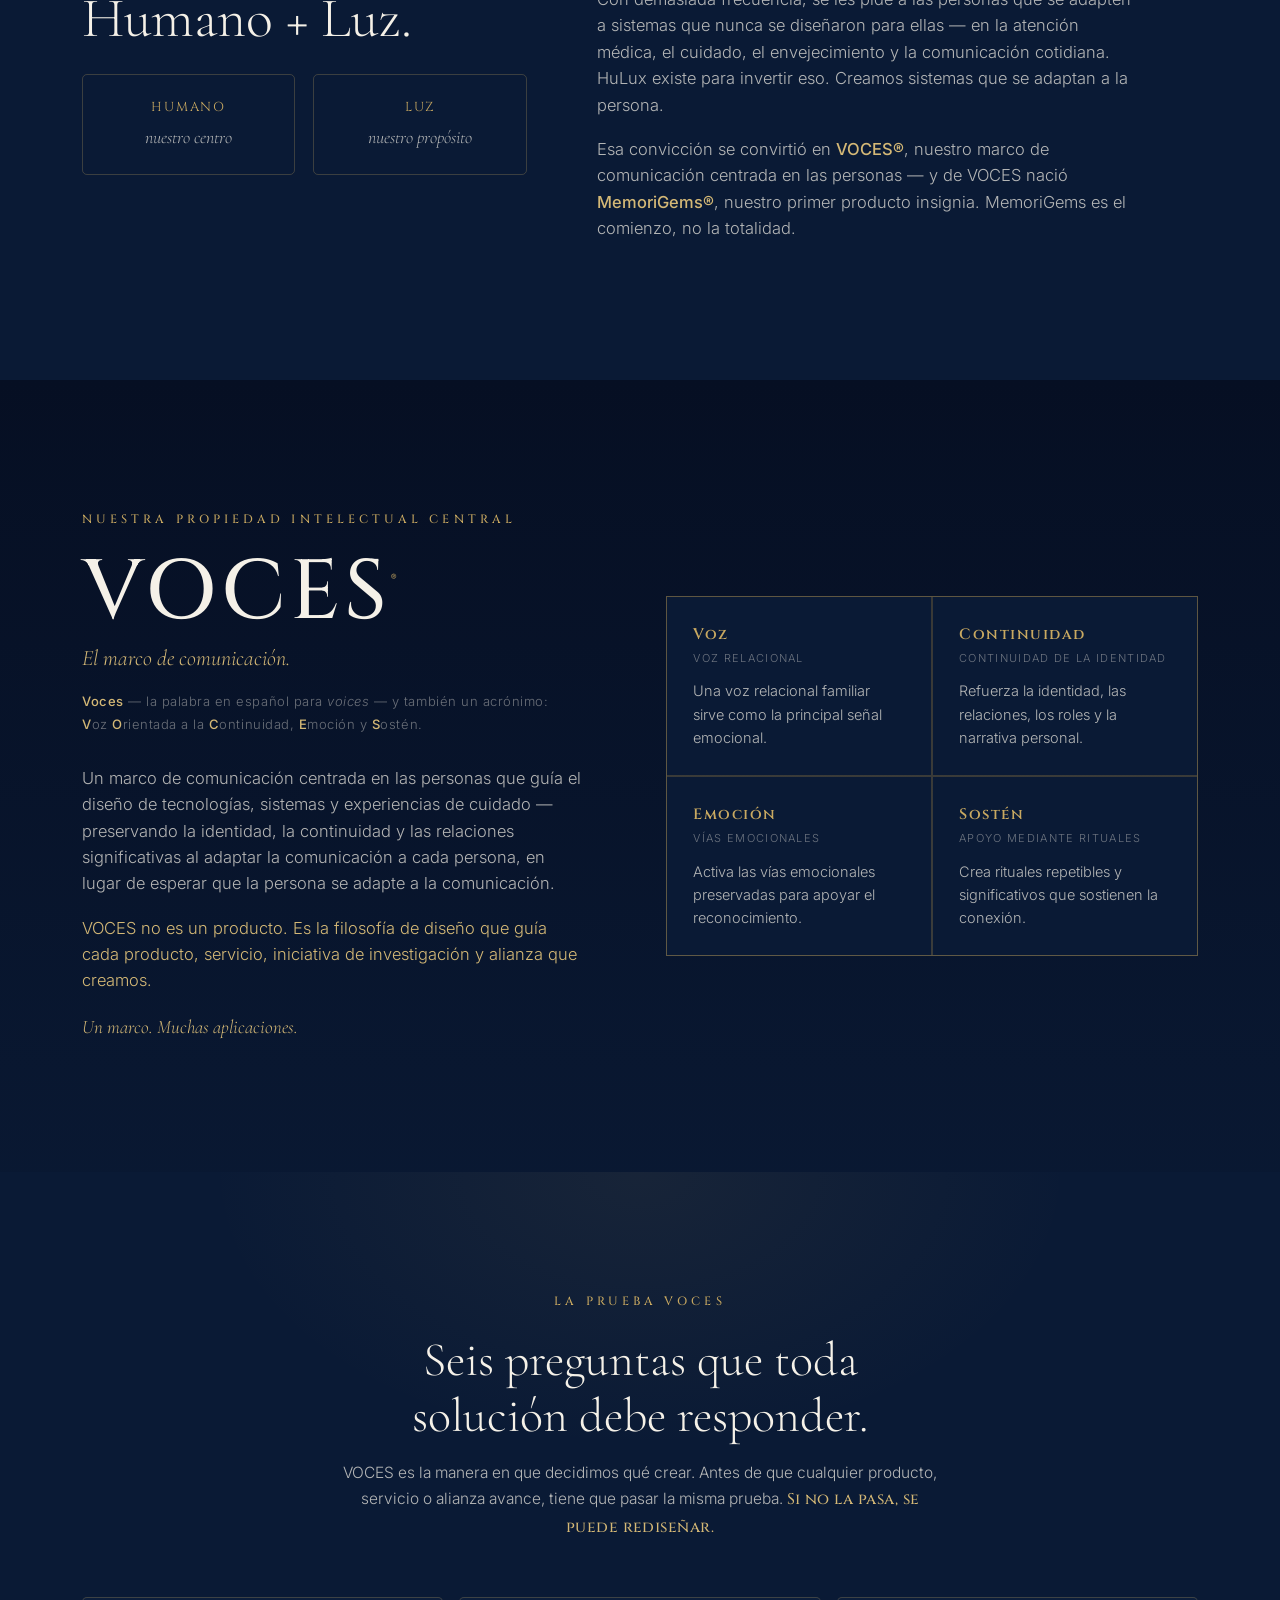
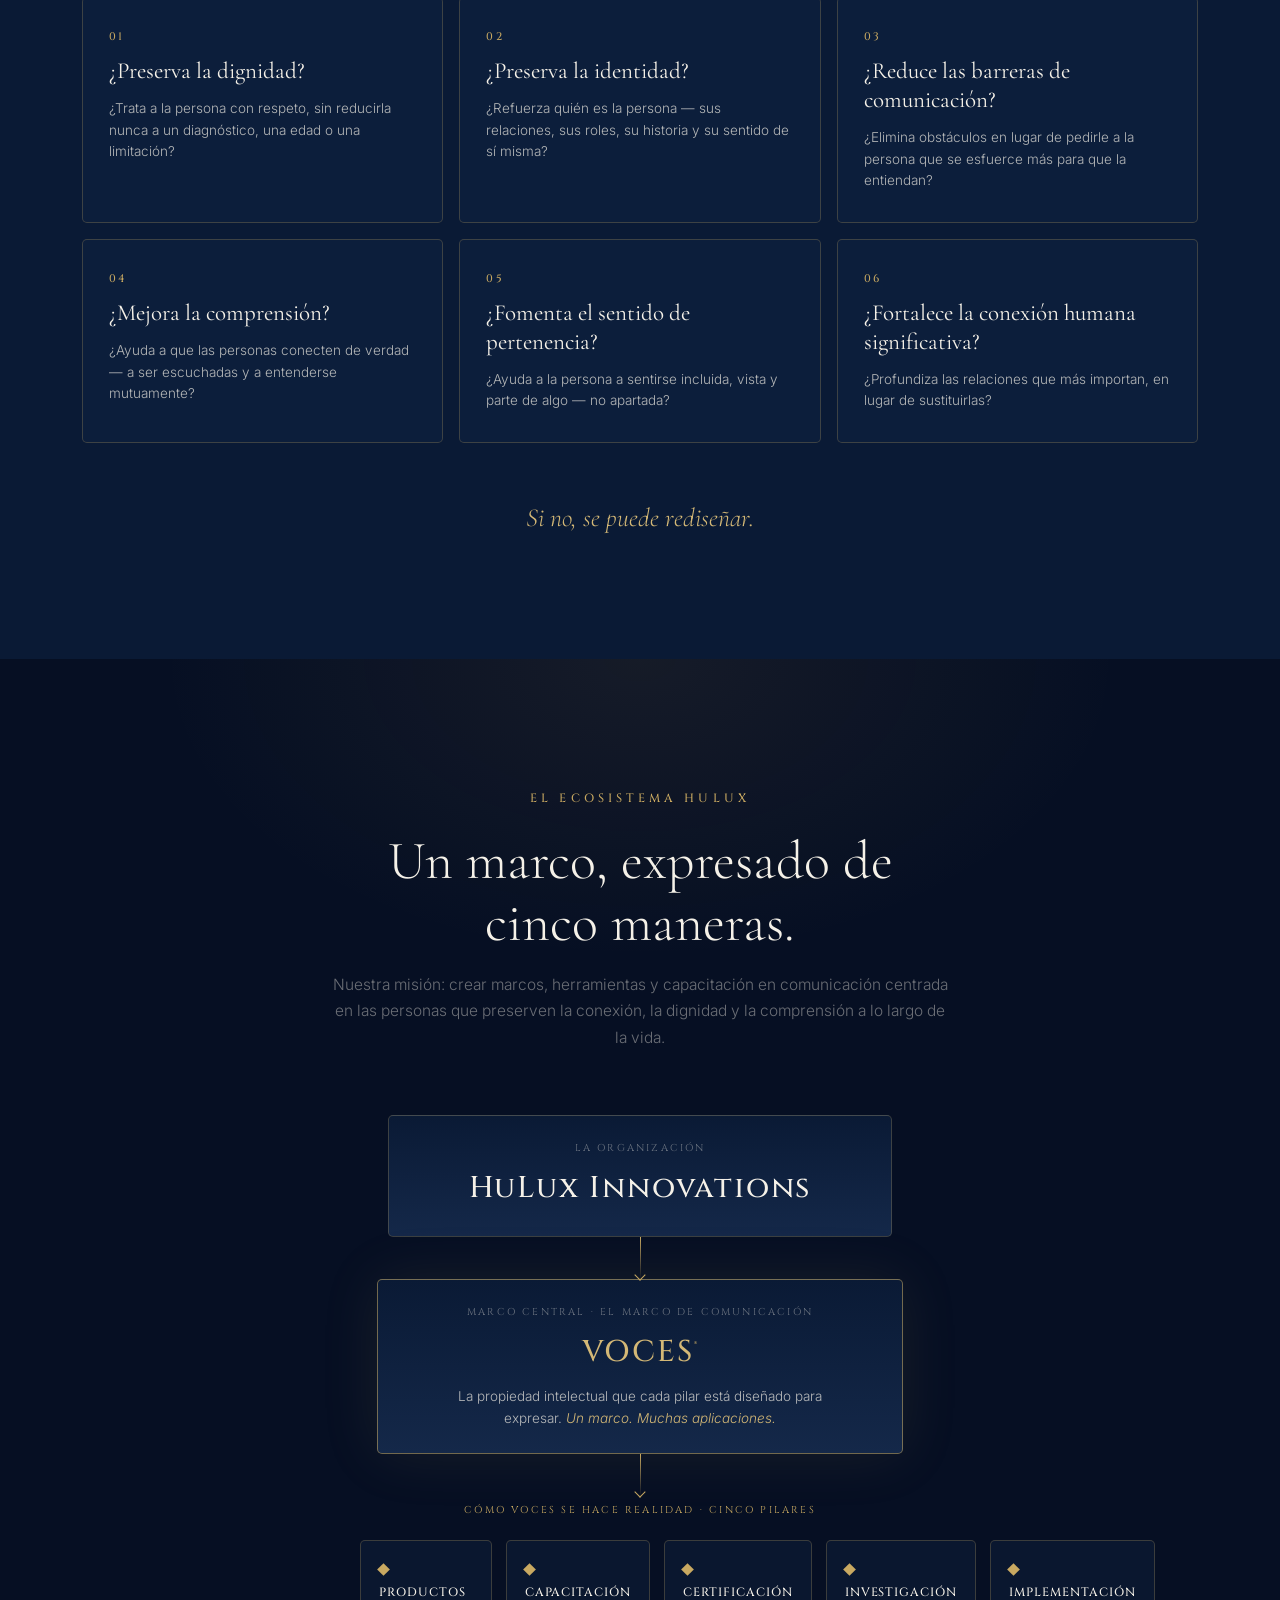
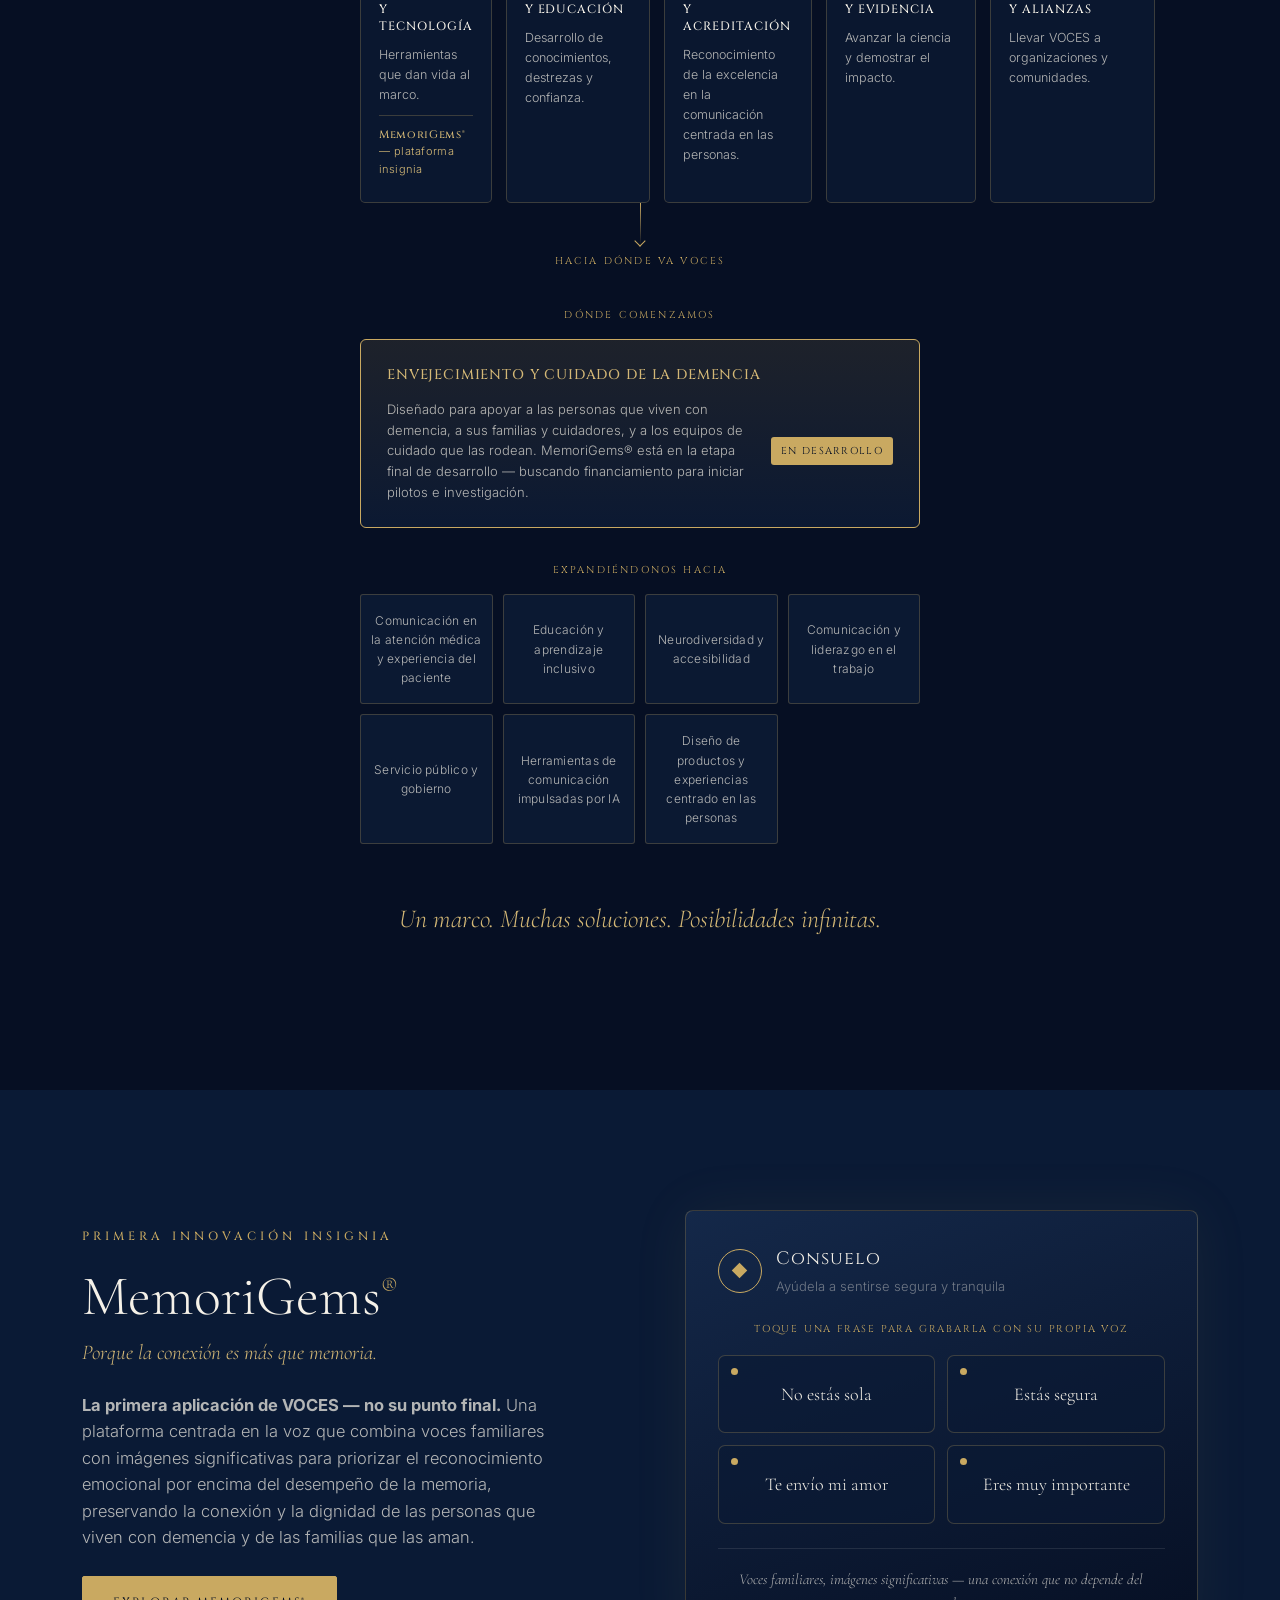
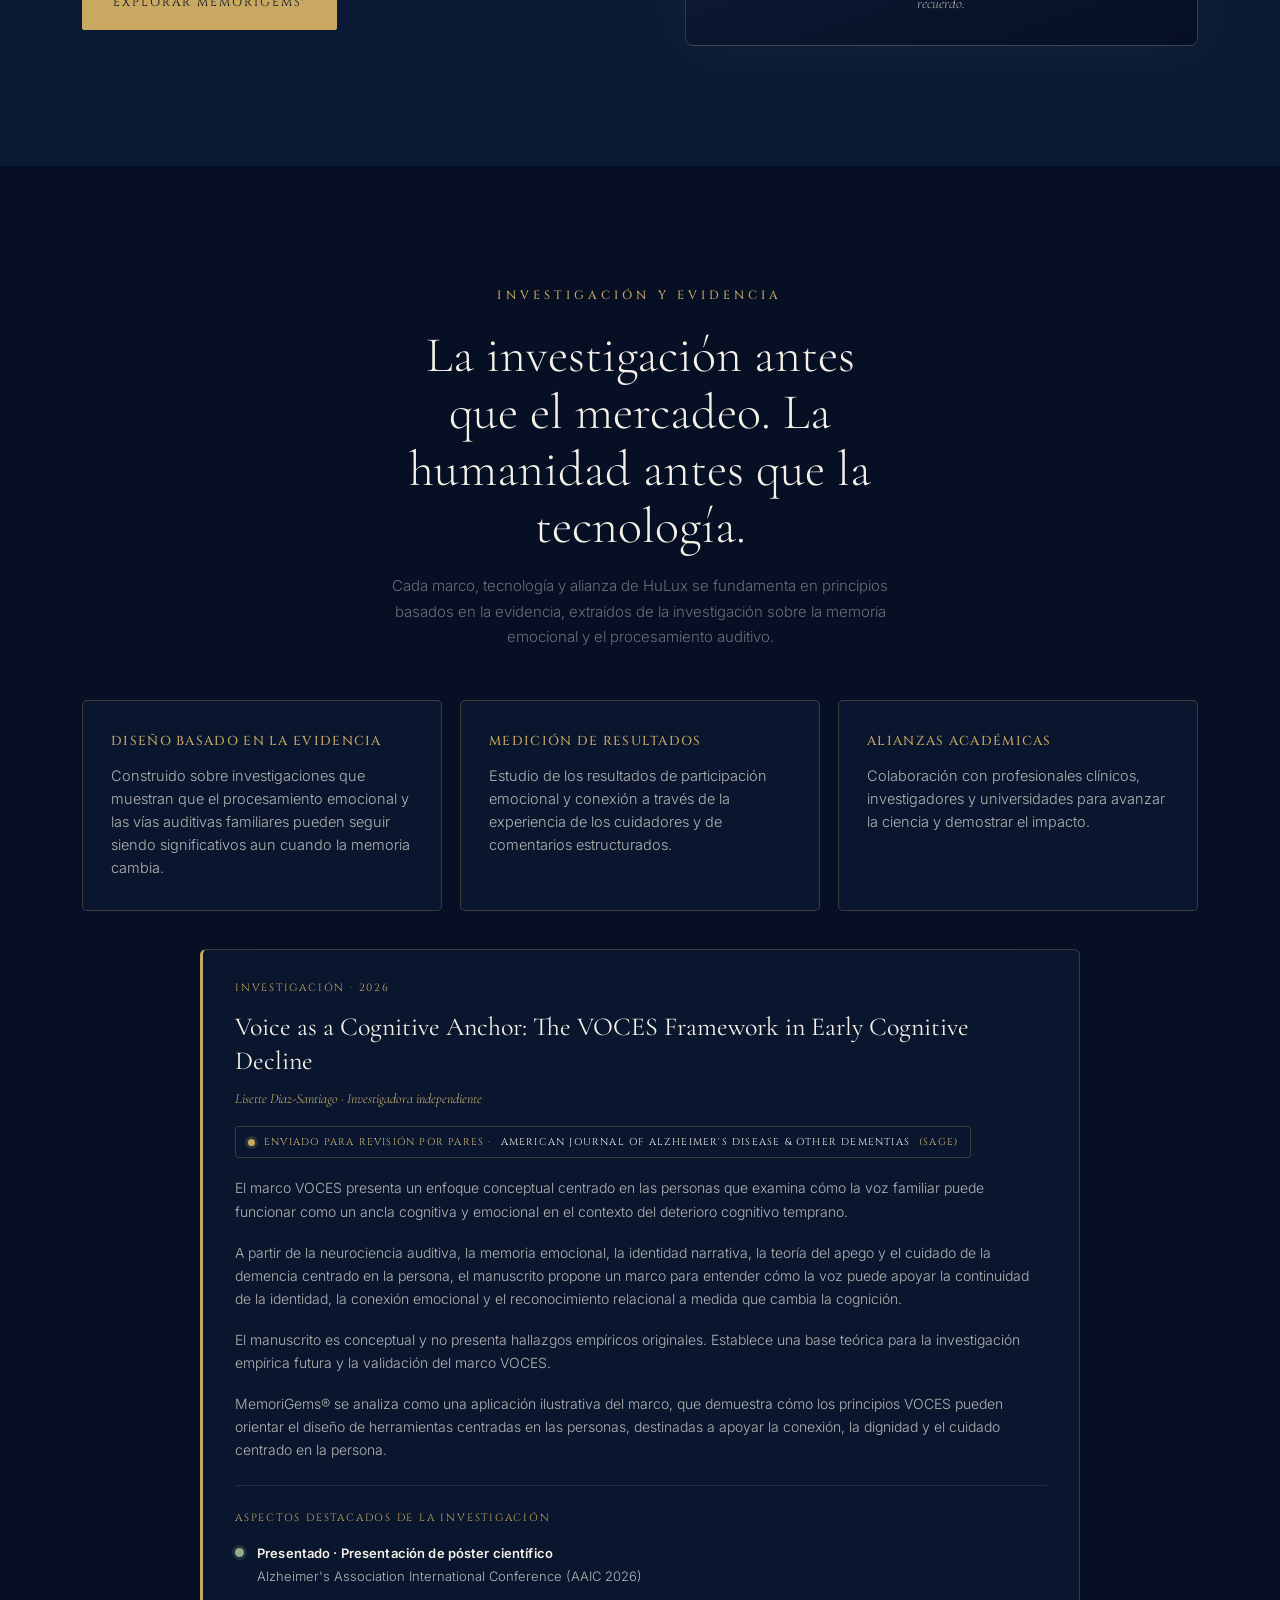
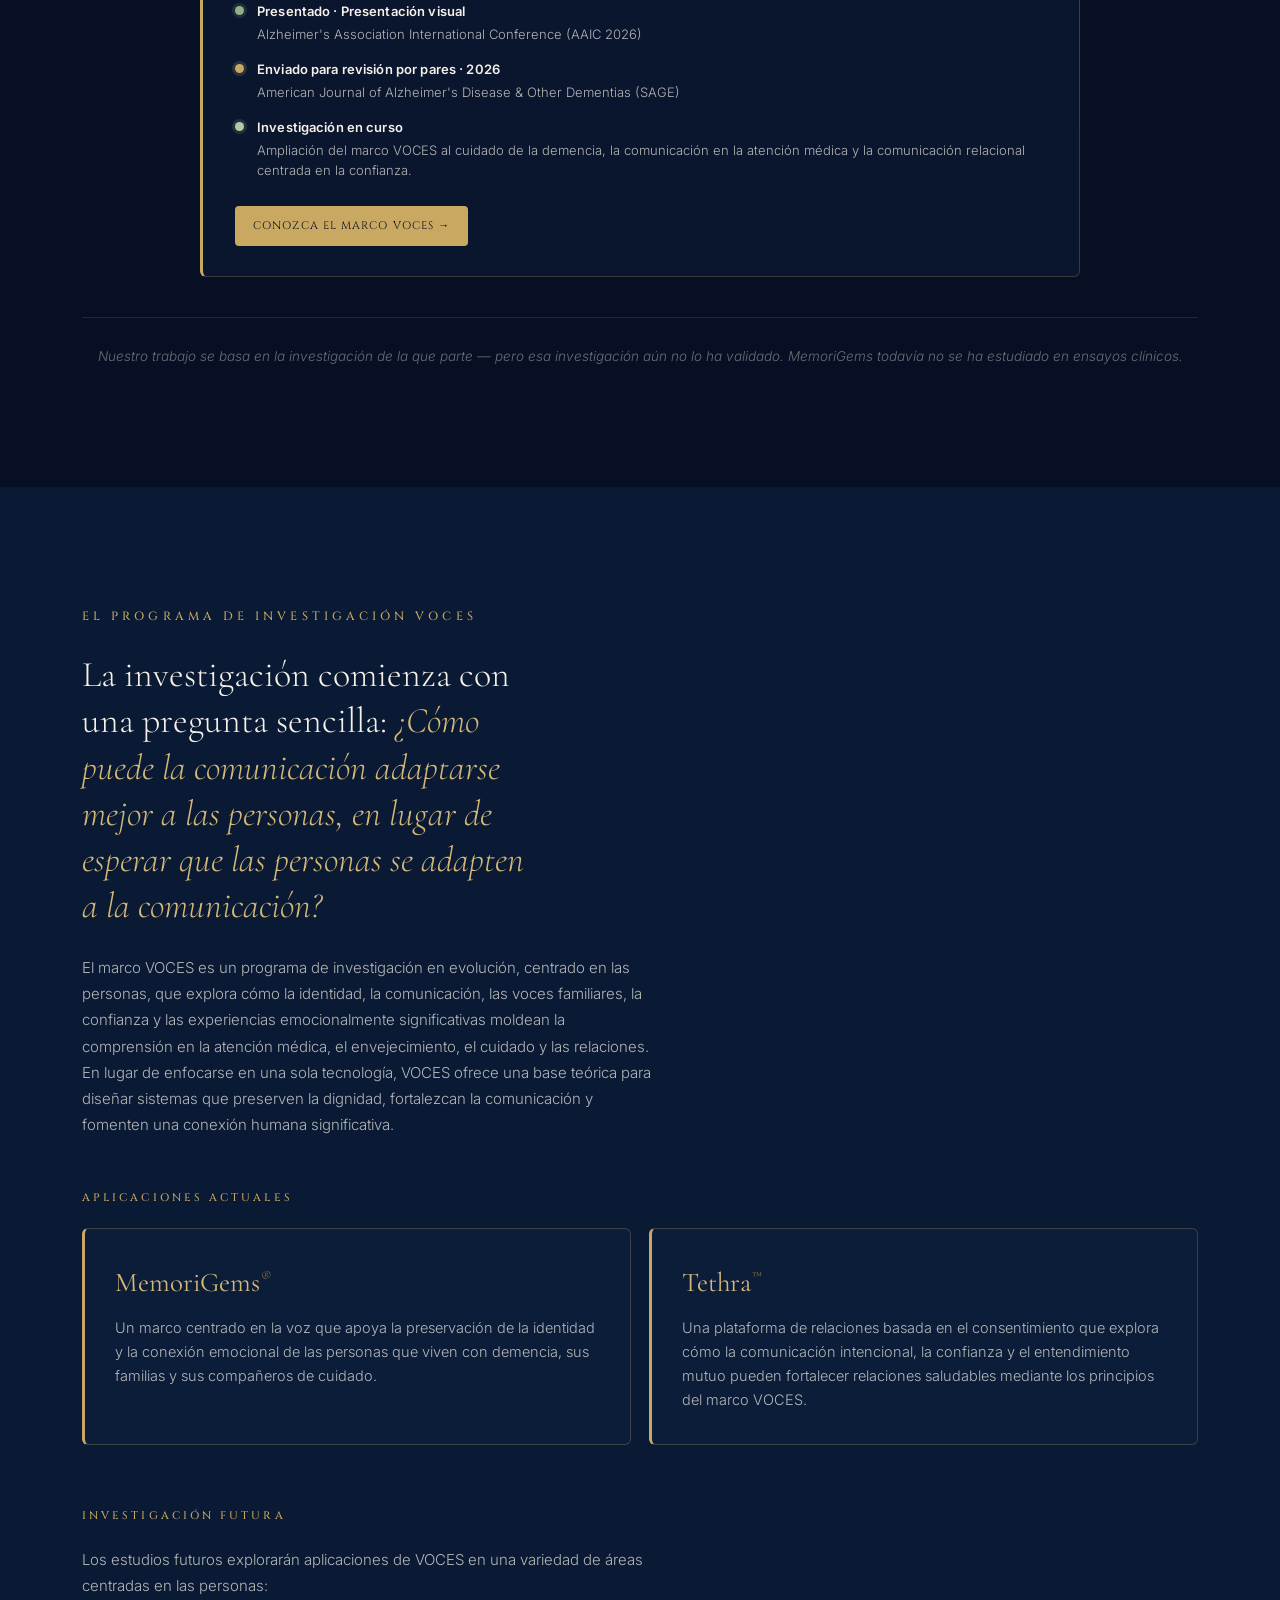
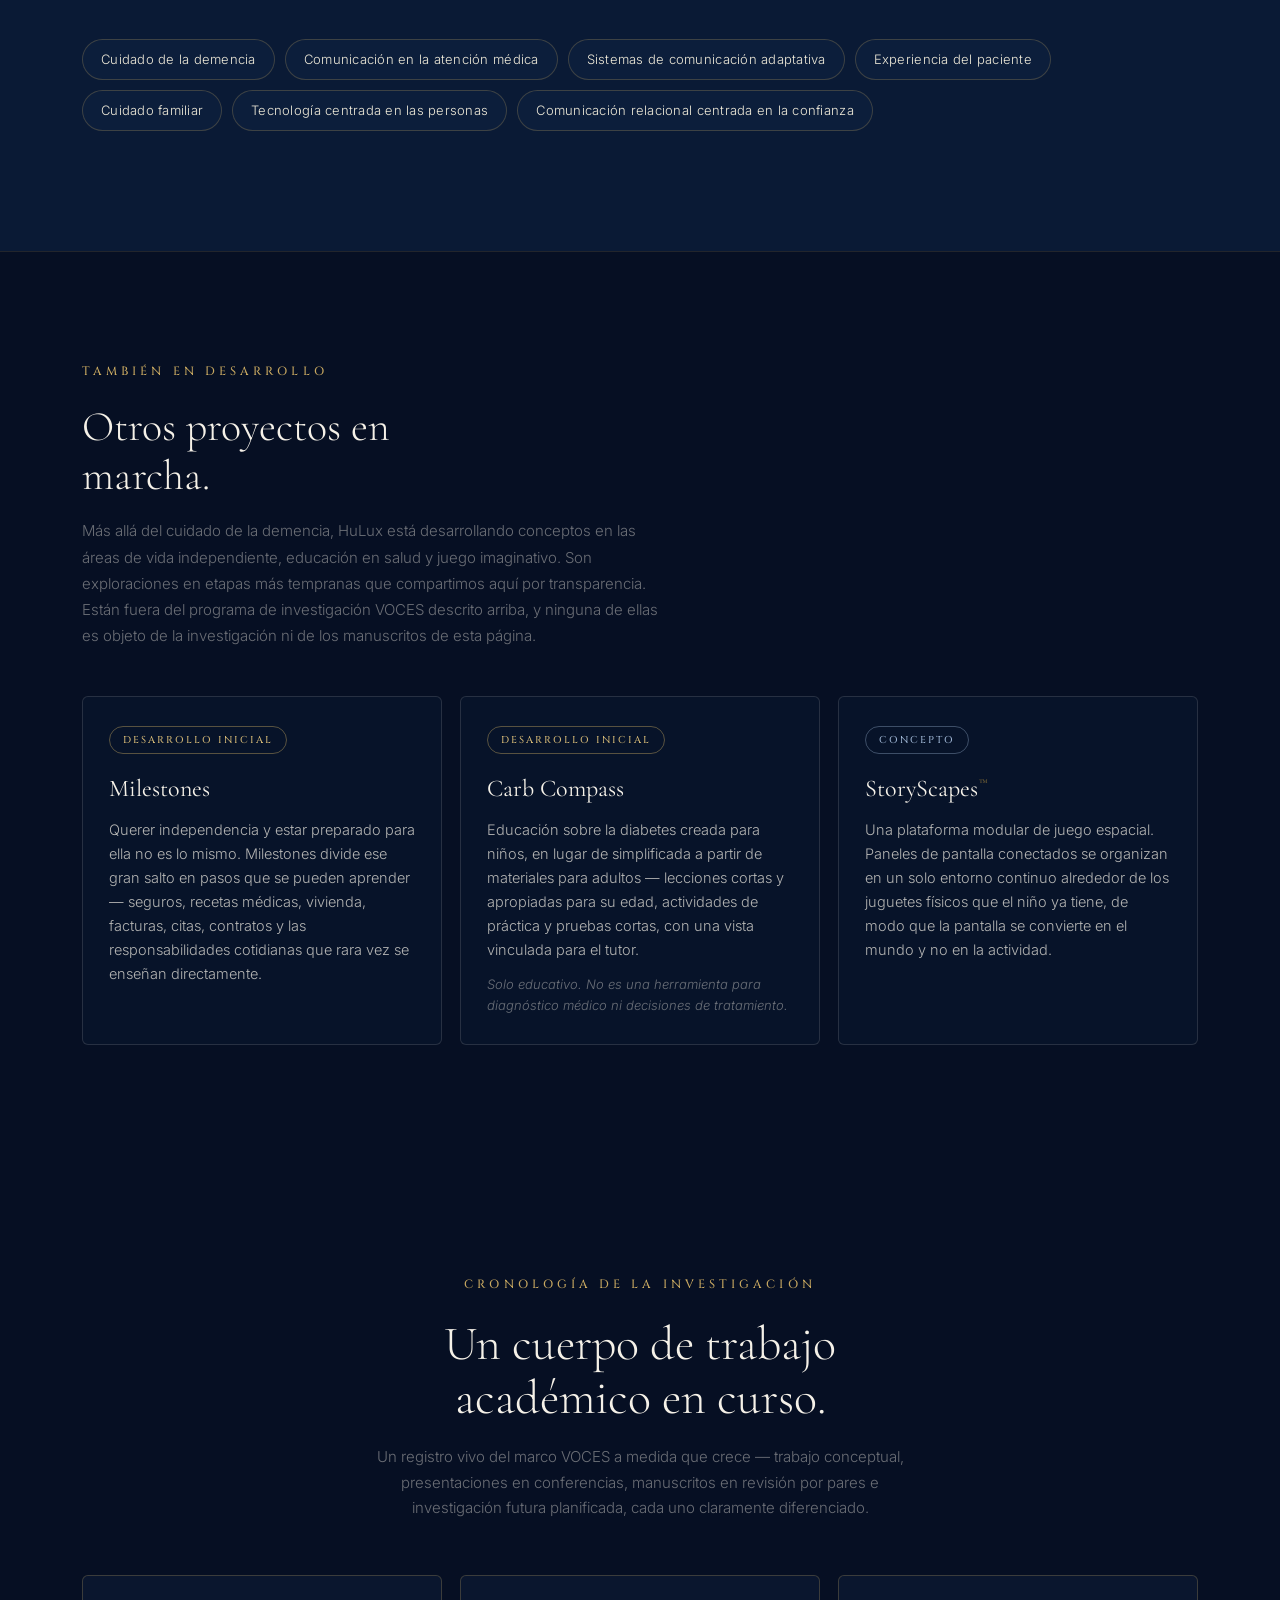
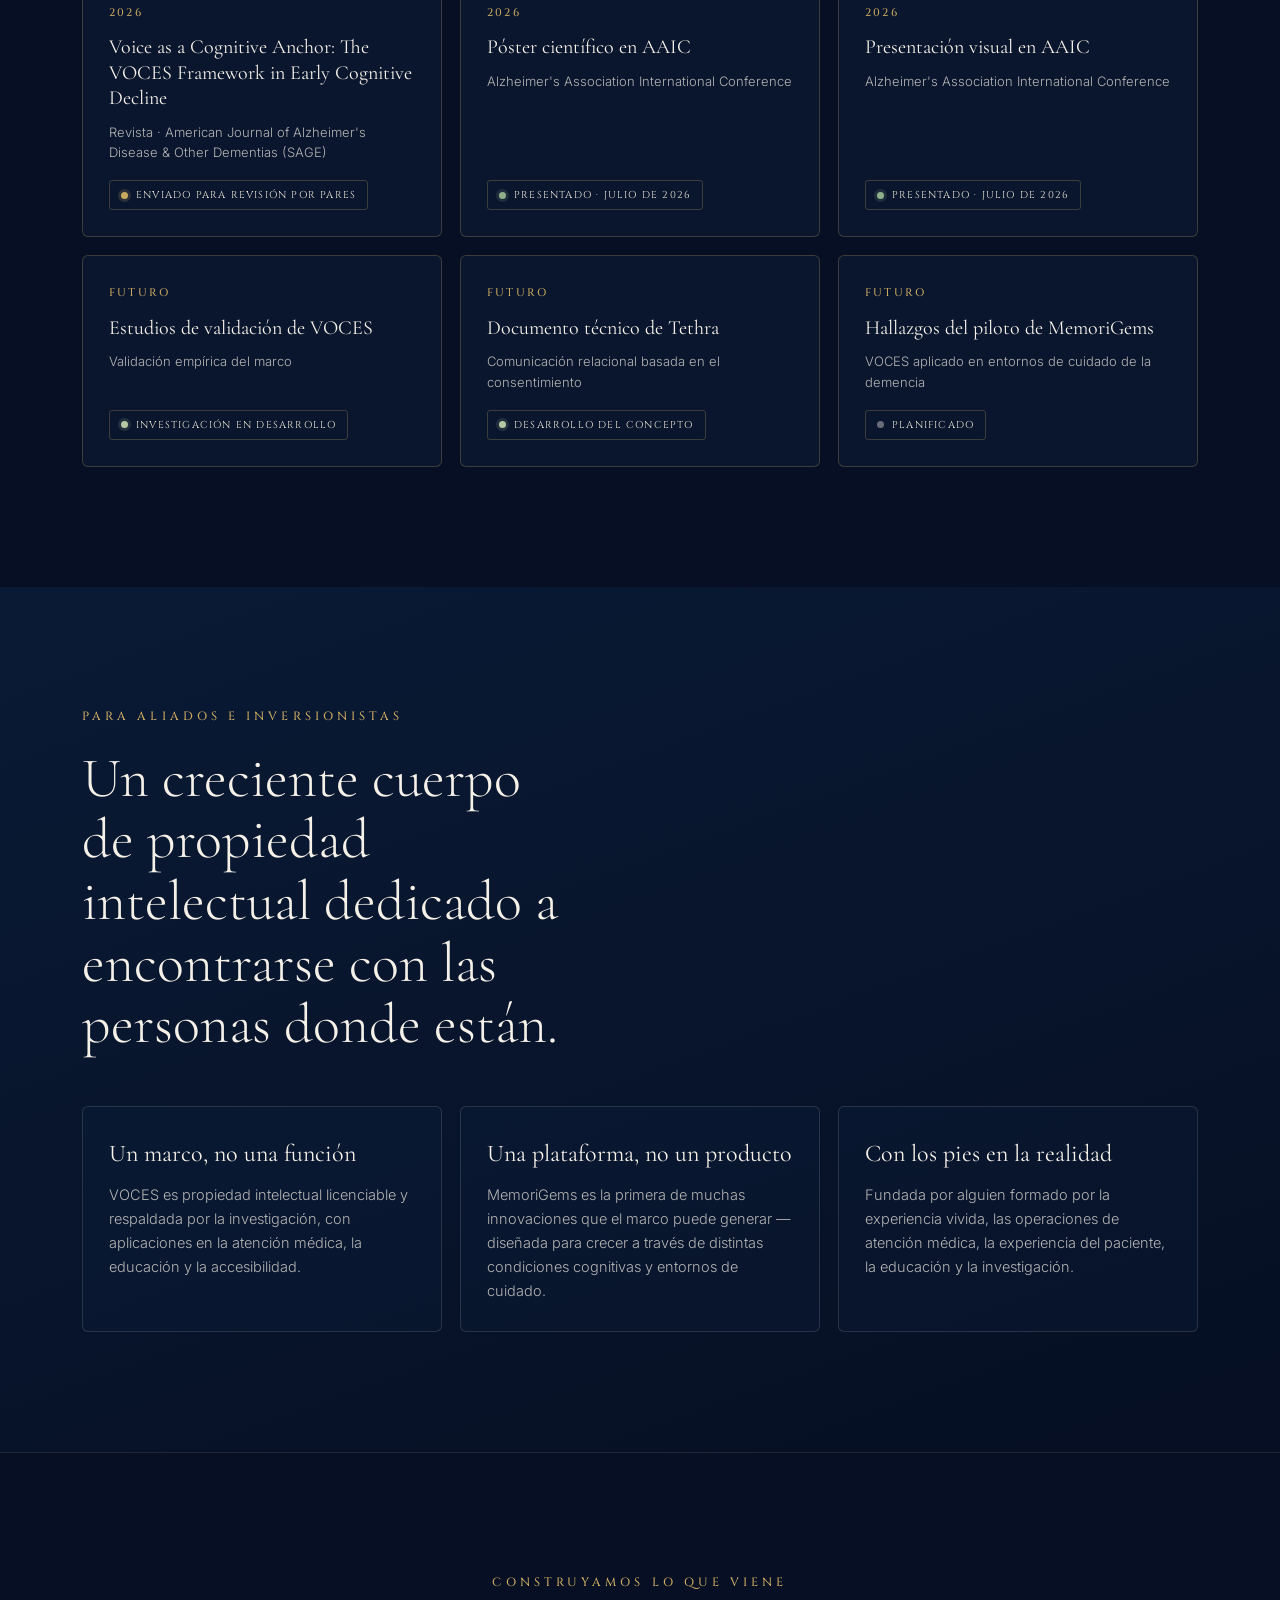
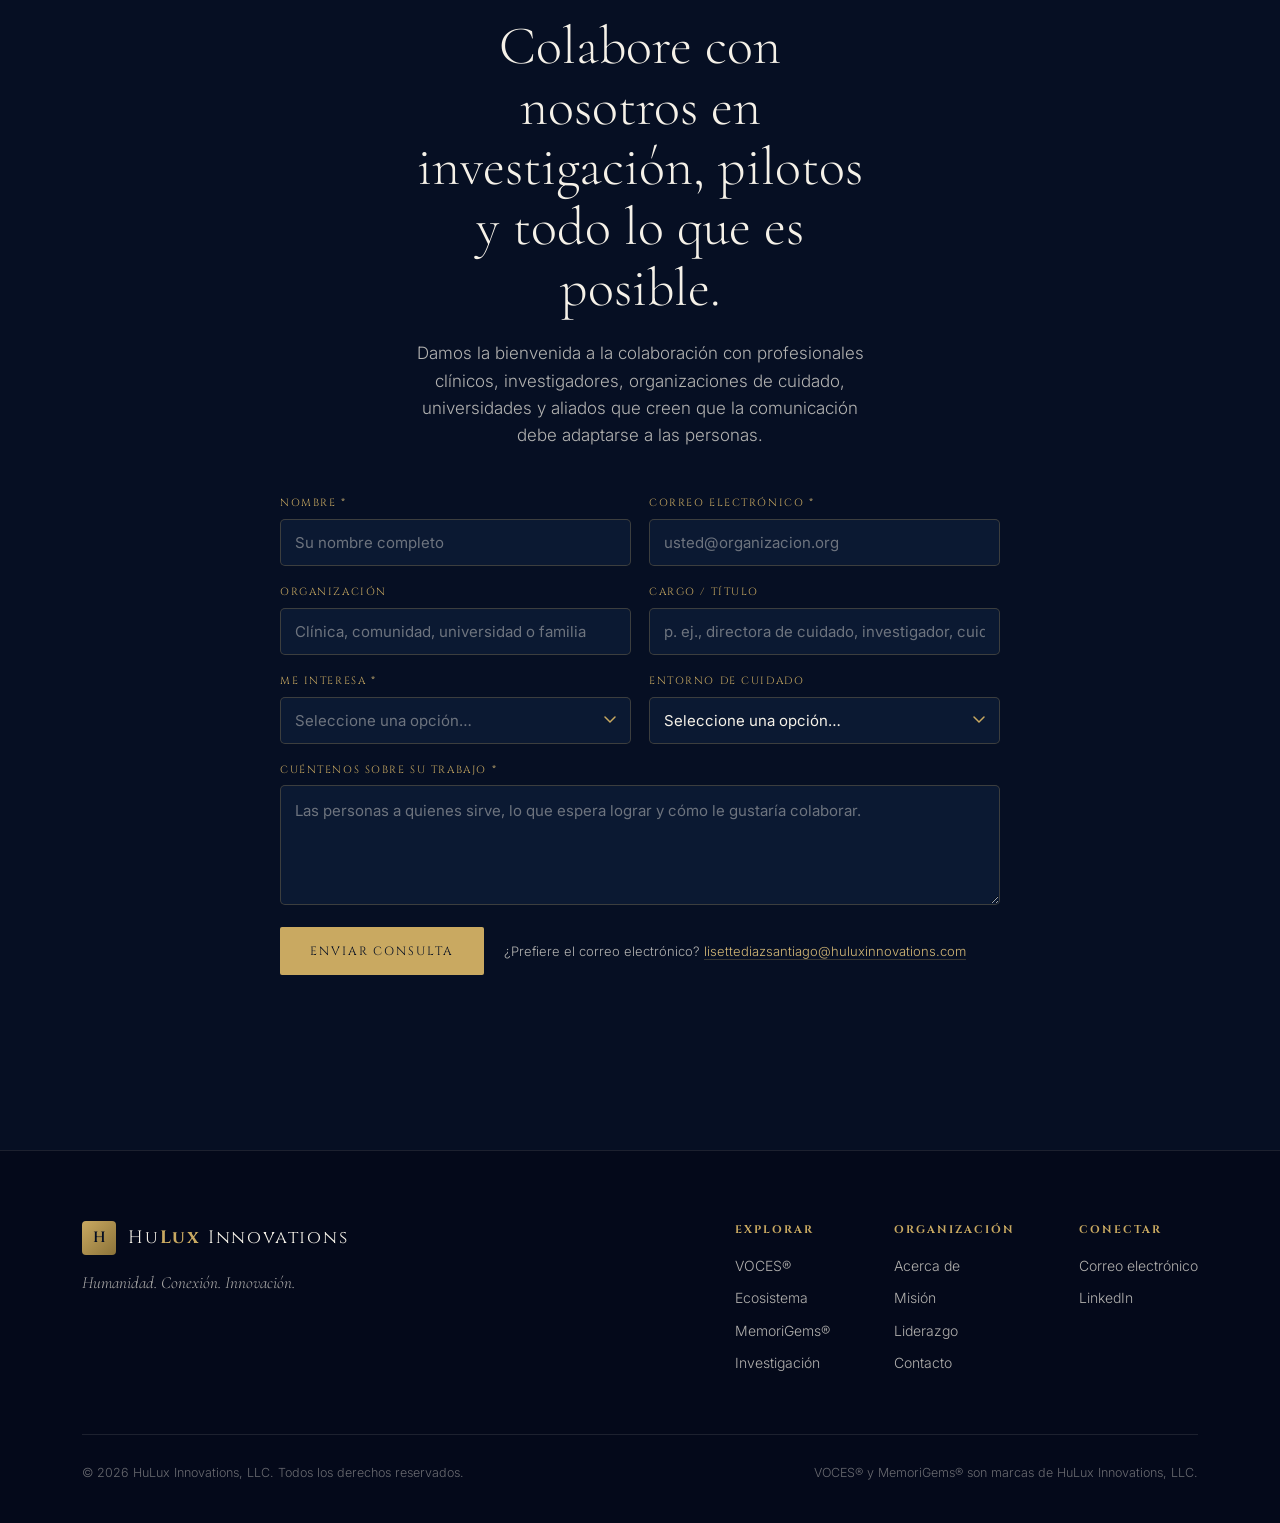
<file: public/es/index.html>
<!DOCTYPE html>
<html lang="es">
<head>
<meta charset="UTF-8">
<meta name="viewport" content="width=device-width, initial-scale=1.0">
<title>HuLux Innovations — Comunicación centrada en las personas</title>
<meta name="description" content="HuLux Innovations es una empresa de innovación centrada en las personas, construida sobre una convicción: la comunicación debe adaptarse a las personas, no las personas a la comunicación. VOCES® es el marco; MemoriGems® es su primera aplicación.">
<link rel="canonical" href="https://huluxinnovations.com/es/">
<link rel="alternate" hreflang="en" href="https://huluxinnovations.com/">
<link rel="alternate" hreflang="es" href="https://huluxinnovations.com/es/">
<link rel="alternate" hreflang="x-default" href="https://huluxinnovations.com/">
<link rel="icon" type="image/jpeg" href="../assets/hulux-mark.jpg">
<meta property="og:type" content="website">
<meta property="og:locale" content="es_US">
<meta property="og:site_name" content="HuLux Innovations">
<meta property="og:title" content="HuLux Innovations — Comunicación centrada en las personas">
<meta property="og:description" content="Una empresa de innovación centrada en las personas. La comunicación debe adaptarse a las personas, no las personas a la comunicación. VOCES® es el marco; MemoriGems® es su primera aplicación.">
<meta property="og:url" content="https://huluxinnovations.com/es/">
<meta property="og:image" content="https://huluxinnovations.com/assets/hulux-mark.jpg">
<link rel="preconnect" href="https://fonts.googleapis.com">
<link rel="preconnect" href="https://fonts.gstatic.com" crossorigin>
<link href="https://fonts.googleapis.com/css2?family=Cinzel:wght@400;500;600&family=Cormorant+Garamond:ital,wght@0,300;0,400;0,500;0,600;1,300;1,400&family=Inter:wght@300;400;500&display=swap" rel="stylesheet">
<link rel="stylesheet" href="../styles.css">
<script type="application/ld+json">
{
  "@context":"https://schema.org","@type":"Organization","name":"HuLux Innovations",
  "url":"https://huluxinnovations.com/","logo":"https://huluxinnovations.com/assets/hulux-mark.jpg",
  "description":"Una empresa de innovación centrada en las personas que mejora la forma en que las personas viven la comunicación, el cuidado, la tecnología y la conexión humana. Creadora del marco VOCES y de MemoriGems.",
  "founder":{"@type":"Person","name":"Lisette Diaz-Santiago","jobTitle":"CEO"},
  "sameAs":["https://www.linkedin.com/company/hulux-innovations/"]
}
</script>
</head>
<body>

<!-- NAV -->
<header class="nav">
  <div class="wrap">
    <a class="brand" href="index.html">
      <img src="../assets/hulux-mark.jpg" alt="Logotipo de HuLux Innovations" onerror="this.outerHTML='<span class=&quot;bmark&quot;>H</span>'">
      <span class="btext">Hu<b>Lux</b> Innovations</span>
    </a>
    <nav class="nav-links">
      <a href="#voces">VOCES®</a>
      <a href="#ecosystem">Ecosistema</a>
      <a href="memorigems.html">MemoriGems®</a>
      <a href="education.html">Educación</a>
      <a href="asesoria.html">Asesoría</a>
      <a href="about.html">Acerca de</a>
      <a href="#research">Investigación</a>
      <a class="lang-link" href="../index.html" hreflang="en" lang="en" aria-label="English" title="View in English">EN</a>
      <a class="btn btn-primary" href="#contact">Colabore con nosotros</a>
    </nav>
    <button class="nav-toggle" aria-label="Abrir menú"><span></span><span></span><span></span></button>
  </div>
</header>
<nav class="mobile-menu">
  <a href="#voces">VOCES®</a>
  <a href="#ecosystem">Ecosistema</a>
  <a href="memorigems.html">MemoriGems®</a>
  <a href="education.html">Educación</a>
  <a href="asesoria.html">Asesoría</a>
  <a href="about.html">Acerca de</a>
  <a href="#research">Investigación</a>
  <a class="lang-link" href="../index.html" hreflang="en" lang="en">English</a>
  <a class="btn btn-primary" href="#contact">Colabore con nosotros</a>
</nav>

<!-- HERO -->
<section class="hero">
  <div class="wrap">
    <span class="eyebrow reveal">Comunicación centrada en las personas</span>
    <h1 class="reveal">Más cerca, cuando <em>más importa.</em></h1>
    <p class="lead reveal">HuLux Innovations impulsa la comunicación centrada en las personas — para que la conexión sobreviva a lo que la memoria, la enfermedad y el tiempo nos quitan.</p>
    <div class="pillars3 reveal">Humanidad <span>·</span> Conexión <span>·</span> Innovación</div>
    <div class="cta-row reveal">
      <a class="btn btn-primary" href="#voces">Explorar VOCES®</a>
      <a class="btn btn-ghost" href="memorigems.html">Conozca MemoriGems®</a>
    </div>
  </div>
</section>

<!-- BELIEF -->
<section class="belief">
  <div class="wrap">
    <span class="eyebrow reveal">Lo que creemos</span>
    <p class="reveal">La comunicación debe adaptarse a las <span>personas</span> — no al revés.</p>
  </div>
</section>

<!-- WHY HULUX -->
<section class="why">
  <div class="wrap">
    <div class="grid">
      <div class="reveal">
        <span class="eyebrow">¿Por qué HuLux?</span>
        <h2>Humano + Luz.</h2>
        <div class="humanlight">
          <div class="hl"><div class="w">Humano</div><div class="m">nuestro centro</div></div>
          <div class="hl"><div class="w">Luz</div><div class="m">nuestro propósito</div></div>
        </div>
      </div>
      <div class="reveal">
        <p>Con frecuencia nos preguntan por qué elegimos el nombre HuLux. Une dos palabras — <b>Humano</b> y <b>Luz</b> — y una sola convicción: que toda persona merece ser vista a través de su humanidad, no de su diagnóstico, su edad, su idioma o sus circunstancias.</p>
        <p>Con demasiada frecuencia, se les pide a las personas que se adapten a sistemas que nunca se diseñaron para ellas — en la atención médica, el cuidado, el envejecimiento y la comunicación cotidiana. HuLux existe para invertir eso. Creamos sistemas que se adaptan a la persona.</p>
        <p>Esa convicción se convirtió en <b>VOCES®</b>, nuestro marco de comunicación centrada en las personas — y de VOCES nació <b>MemoriGems®</b>, nuestro primer producto insignia. MemoriGems es el comienzo, no la totalidad.</p>
      </div>
    </div>
  </div>
</section>

<!-- VOCES -->
<section class="voces" id="voces">
  <div class="wrap">
    <div class="grid">
      <div>
        <span class="eyebrow reveal">Nuestra propiedad intelectual central</span>
        <h2 class="reveal">VOCES<sup>®</sup></h2>
        <p class="sub reveal">El marco de comunicación.</p>
        <p class="mean reveal"><b>Voces</b> — la palabra en español para <i>voices</i> — y también un acrónimo:<br><b>V</b>oz <b>O</b>rientada a la <b>C</b>ontinuidad, <b>E</b>moción y <b>S</b>ostén.</p>
        <p class="body reveal">Un marco de comunicación centrada en las personas que guía el diseño de tecnologías, sistemas y experiencias de cuidado — preservando la identidad, la continuidad y las relaciones significativas al adaptar la comunicación a cada persona, en lugar de esperar que la persona se adapte a la comunicación.</p>
        <p class="body reveal" style="color:var(--gold-warm)">VOCES no es un producto. Es la filosofía de diseño que guía cada producto, servicio, iniciativa de investigación y alianza que creamos.</p>
        <p class="tag reveal">Un marco. Muchas aplicaciones.</p>
      </div>
      <div class="pillars reveal">
        <div class="pillar"><div class="es">Voz</div><div class="en">Voz relacional</div><p>Una voz relacional familiar sirve como la principal señal emocional.</p></div>
        <div class="pillar"><div class="es">Continuidad</div><div class="en">Continuidad de la identidad</div><p>Refuerza la identidad, las relaciones, los roles y la narrativa personal.</p></div>
        <div class="pillar"><div class="es">Emoción</div><div class="en">Vías emocionales</div><p>Activa las vías emocionales preservadas para apoyar el reconocimiento.</p></div>
        <div class="pillar"><div class="es">Sostén</div><div class="en">Apoyo mediante rituales</div><p>Crea rituales repetibles y significativos que sostienen la conexión.</p></div>
      </div>
    </div>
  </div>
</section>

<!-- VOCES TEST -->
<section class="vtest">
  <div class="wrap">
    <span class="eyebrow reveal">La prueba VOCES</span>
    <h2 class="reveal">Seis preguntas que toda solución debe responder.</h2>
    <p class="intro reveal">VOCES es la manera en que decidimos qué crear. Antes de que cualquier producto, servicio o alianza avance, tiene que pasar la misma prueba. <b>Si no la pasa, se puede rediseñar.</b></p>
    <div class="vtest-grid">
      <div class="vtest-card reveal"><span class="q">01</span><h3>¿Preserva la dignidad?</h3><p>¿Trata a la persona con respeto, sin reducirla nunca a un diagnóstico, una edad o una limitación?</p></div>
      <div class="vtest-card reveal"><span class="q">02</span><h3>¿Preserva la identidad?</h3><p>¿Refuerza quién es la persona — sus relaciones, sus roles, su historia y su sentido de sí misma?</p></div>
      <div class="vtest-card reveal"><span class="q">03</span><h3>¿Reduce las barreras de comunicación?</h3><p>¿Elimina obstáculos en lugar de pedirle a la persona que se esfuerce más para que la entiendan?</p></div>
      <div class="vtest-card reveal"><span class="q">04</span><h3>¿Mejora la comprensión?</h3><p>¿Ayuda a que las personas conecten de verdad — a ser escuchadas y a entenderse mutuamente?</p></div>
      <div class="vtest-card reveal"><span class="q">05</span><h3>¿Fomenta el sentido de pertenencia?</h3><p>¿Ayuda a la persona a sentirse incluida, vista y parte de algo — no apartada?</p></div>
      <div class="vtest-card reveal"><span class="q">06</span><h3>¿Fortalece la conexión humana significativa?</h3><p>¿Profundiza las relaciones que más importan, en lugar de sustituirlas?</p></div>
    </div>
    <div class="vtest-foot reveal">Si no, se puede rediseñar.</div>
  </div>
</section>

<!-- ECOSYSTEM -->
<section class="eco" id="ecosystem">
  <div class="wrap">
    <div class="head">
      <span class="eyebrow reveal">El ecosistema HuLux</span>
      <h2 class="reveal">Un marco, expresado de cinco maneras.</h2>
      <p class="mission reveal">Nuestra misión: crear marcos, herramientas y capacitación en comunicación centrada en las personas que preserven la conexión, la dignidad y la comprensión a lo largo de la vida.</p>
    </div>
    <div class="flow">
      <div class="node org reveal"><span class="kicker">La organización</span><span class="name">HuLux Innovations</span></div>
      <div class="connector reveal"></div>
      <div class="node framework reveal">
        <span class="kicker">Marco central · El marco de comunicación</span>
        <span class="name">VOCES<sup>®</sup></span>
        <p class="desc">La propiedad intelectual que cada pilar está diseñado para expresar. <i>Un marco. Muchas aplicaciones.</i></p>
      </div>
      <div class="connector reveal"></div>
      <div class="branch-label reveal">Cómo VOCES se hace realidad · cinco pilares</div>
      <div class="pillars5 reveal">
        <div class="pcard"><div class="diamond"></div><h3>Productos y tecnología</h3><p>Herramientas que dan vida al marco.</p><div class="flag"><b>MemoriGems®</b> — plataforma insignia</div></div>
        <div class="pcard"><div class="diamond"></div><h3>Capacitación y educación</h3><p>Desarrollo de conocimientos, destrezas y confianza.</p></div>
        <div class="pcard"><div class="diamond"></div><h3>Certificación y acreditación</h3><p>Reconocimiento de la excelencia en la comunicación centrada en las personas.</p></div>
        <div class="pcard"><div class="diamond"></div><h3>Investigación y evidencia</h3><p>Avanzar la ciencia y demostrar el impacto.</p></div>
        <div class="pcard"><div class="diamond"></div><h3>Implementación y alianzas</h3><p>Llevar VOCES a organizaciones y comunidades.</p></div>
      </div>
      <div class="connector reveal"></div>
      <div class="reach reveal">
        <div class="branch-label">Hacia dónde va VOCES</div>
        <div class="reach-band">
          <div class="branch-label">Dónde comenzamos</div>
          <div class="reach-active">
            <span class="ra-name">Envejecimiento y cuidado de la demencia</span>
            <span class="ra-people">Diseñado para apoyar a las personas que viven con demencia, a sus familias y cuidadores, y a los equipos de cuidado que las rodean. MemoriGems® está en la etapa final de desarrollo — buscando financiamiento para iniciar pilotos e investigación.</span>
            <span class="ra-tag">En desarrollo</span>
          </div>
        </div>
        <div class="reach-band">
          <div class="branch-label">Expandiéndonos hacia</div>
          <div class="reach-chips">
            <div class="chip">Comunicación en la atención médica y experiencia del paciente</div>
            <div class="chip">Educación y aprendizaje inclusivo</div>
            <div class="chip">Neurodiversidad y accesibilidad</div>
            <div class="chip">Comunicación y liderazgo en el trabajo</div>
            <div class="chip">Servicio público y gobierno</div>
            <div class="chip">Herramientas de comunicación impulsadas por IA</div>
            <div class="chip">Diseño de productos y experiencias centrado en las personas</div>
          </div>
        </div>
      </div>
      <div class="eco-foot reveal">Un marco. Muchas soluciones. Posibilidades infinitas.</div>
    </div>
  </div>
</section>

<!-- FLAGSHIP -->
<section class="flagship">
  <div class="wrap">
    <div class="grid">
      <div class="reveal">
        <span class="eyebrow">Primera innovación insignia</span>
        <h2>MemoriGems<sup style="font-size:.4em;color:var(--gold)">®</sup></h2>
        <p class="tagline">Porque la conexión es más que memoria.</p>
        <p><b>La primera aplicación de VOCES — no su punto final.</b> Una plataforma centrada en la voz que combina voces familiares con imágenes significativas para priorizar el reconocimiento emocional por encima del desempeño de la memoria, preservando la conexión y la dignidad de las personas que viven con demencia y de las familias que las aman.</p>
        <div class="cta-row"><a class="btn btn-primary" href="memorigems.html">Explorar MemoriGems®</a></div>
      </div>
      <div class="gem-card reveal" role="img" aria-label="Una tarjeta de voz de MemoriGems titulada Consuelo, con frases que se pueden tocar para grabarlas con su propia voz.">
        <div class="gem-top">
          <span class="gem-icon"></span>
          <div>
            <div class="gem-title">Consuelo</div>
            <div class="gem-sub">Ayúdela a sentirse segura y tranquila</div>
          </div>
        </div>
        <div class="gem-label">Toque una frase para grabarla con su propia voz</div>
        <div class="gem-grid">
          <span class="phrase"><span class="rec"></span>No estás sola</span>
          <span class="phrase"><span class="rec"></span>Estás segura</span>
          <span class="phrase"><span class="rec"></span>Te envío mi amor</span>
          <span class="phrase"><span class="rec"></span>Eres muy importante</span>
        </div>
        <div class="gem-foot">Voces familiares, imágenes significativas — una conexión que no depende del recuerdo.</div>
      </div>
    </div>
  </div>
</section>

<!-- RESEARCH -->
<section class="research" id="research">
  <div class="wrap">
    <span class="eyebrow reveal">Investigación y evidencia</span>
    <h2 class="reveal">La investigación antes que el mercadeo. La humanidad antes que la tecnología.</h2>
    <p class="note reveal">Cada marco, tecnología y alianza de HuLux se fundamenta en principios basados en la evidencia, extraídos de la investigación sobre la memoria emocional y el procesamiento auditivo.</p>
    <div class="r-grid">
      <div class="r-card reveal"><h3>Diseño basado en la evidencia</h3><p>Construido sobre investigaciones que muestran que el procesamiento emocional y las vías auditivas familiares pueden seguir siendo significativos aun cuando la memoria cambia.</p></div>
      <div class="r-card reveal"><h3>Medición de resultados</h3><p>Estudio de los resultados de participación emocional y conexión a través de la experiencia de los cuidadores y de comentarios estructurados.</p></div>
      <div class="r-card reveal"><h3>Alianzas académicas</h3><p>Colaboración con profesionales clínicos, investigadores y universidades para avanzar la ciencia y demostrar el impacto.</p></div>
    </div>
    <div class="pub reveal">
      <span class="pub-eyebrow">Investigación · 2026</span>
      <h3>Voice as a Cognitive Anchor: The VOCES Framework in Early Cognitive Decline</h3>
      <div class="meta">Lisette Diaz-Santiago · Investigadora independiente</div>
      <div class="pub-status st-review"><span class="dot"></span>Enviado para revisión por pares · <em style="font-style:normal;color:var(--cream)">American Journal of Alzheimer's Disease &amp; Other Dementias</em> (SAGE)</div>
      <p>El marco VOCES presenta un enfoque conceptual centrado en las personas que examina cómo la voz familiar puede funcionar como un ancla cognitiva y emocional en el contexto del deterioro cognitivo temprano.</p>
      <p>A partir de la neurociencia auditiva, la memoria emocional, la identidad narrativa, la teoría del apego y el cuidado de la demencia centrado en la persona, el manuscrito propone un marco para entender cómo la voz puede apoyar la continuidad de la identidad, la conexión emocional y el reconocimiento relacional a medida que cambia la cognición.</p>
      <p>El manuscrito es conceptual y no presenta hallazgos empíricos originales. Establece una base teórica para la investigación empírica futura y la validación del marco VOCES.</p>
      <p>MemoriGems® se analiza como una aplicación ilustrativa del marco, que demuestra cómo los principios VOCES pueden orientar el diseño de herramientas centradas en las personas, destinadas a apoyar la conexión, la dignidad y el cuidado centrado en la persona.</p>

      <div class="highlights">
        <span class="hl-title">Aspectos destacados de la investigación</span>
        <ul class="hl-list">
          <li class="hl-item st-done"><span class="hl-mark"></span><div><strong>Presentado · Presentación de póster científico</strong><span>Alzheimer's Association International Conference (AAIC 2026)</span></div></li>
          <li class="hl-item st-done"><span class="hl-mark"></span><div><strong>Presentado · Presentación visual</strong><span>Alzheimer's Association International Conference (AAIC 2026)</span></div></li>
          <li class="hl-item st-review"><span class="hl-mark"></span><div><strong>Enviado para revisión por pares · 2026</strong><span>American Journal of Alzheimer's Disease &amp; Other Dementias (SAGE)</span></div></li>
          <li class="hl-item st-grow"><span class="hl-mark"></span><div><strong>Investigación en curso</strong><span>Ampliación del marco VOCES al cuidado de la demencia, la comunicación en la atención médica y la comunicación relacional centrada en la confianza.</span></div></li>
        </ul>
      </div>

      <a class="pub-link" href="#voces-program">Conozca el marco VOCES →</a>
    </div>
    <p class="honesty reveal">Nuestro trabajo se basa en la investigación de la que parte — pero esa investigación aún no lo ha validado. MemoriGems todavía no se ha estudiado en ensayos clínicos.</p>
  </div>
</section>

<!-- VOCES RESEARCH PROGRAM -->
<section class="program" id="voces-program">
  <div class="wrap">
    <span class="eyebrow reveal">El programa de investigación VOCES</span>
    <p class="program-q reveal">La investigación comienza con una pregunta sencilla: <em>¿Cómo puede la comunicación adaptarse mejor a las personas, en lugar de esperar que las personas se adapten a la comunicación?</em></p>
    <p class="program-lede reveal">El marco VOCES es un programa de investigación en evolución, centrado en las personas, que explora cómo la identidad, la comunicación, las voces familiares, la confianza y las experiencias emocionalmente significativas moldean la comprensión en la atención médica, el envejecimiento, el cuidado y las relaciones. En lugar de enfocarse en una sola tecnología, VOCES ofrece una base teórica para diseñar sistemas que preserven la dignidad, fortalezcan la comunicación y fomenten una conexión humana significativa.</p>

    <span class="sub-eyebrow reveal">Aplicaciones actuales</span>
    <div class="app-grid">
      <div class="app-card reveal">
        <h3>MemoriGems<span class="reg">®</span></h3>
        <p>Un marco centrado en la voz que apoya la preservación de la identidad y la conexión emocional de las personas que viven con demencia, sus familias y sus compañeros de cuidado.</p>
      </div>
      <div class="app-card reveal">
        <h3>Tethra<span class="reg">™</span></h3>
        <p>Una plataforma de relaciones basada en el consentimiento que explora cómo la comunicación intencional, la confianza y el entendimiento mutuo pueden fortalecer relaciones saludables mediante los principios del marco VOCES.</p>
      </div>
    </div>

    <span class="sub-eyebrow reveal">Investigación futura</span>
    <p class="program-lede reveal">Los estudios futuros explorarán aplicaciones de VOCES en una variedad de áreas centradas en las personas:</p>
    <ul class="tag-list reveal">
      <li>Cuidado de la demencia</li>
      <li>Comunicación en la atención médica</li>
      <li>Sistemas de comunicación adaptativa</li>
      <li>Experiencia del paciente</li>
      <li>Cuidado familiar</li>
      <li>Tecnología centrada en las personas</li>
      <li>Comunicación relacional centrada en la confianza</li>
    </ul>
  </div>
</section>

<!-- OTHER WORK IN DEVELOPMENT -->
<section class="portfolio" id="portfolio">
  <div class="wrap">
    <span class="eyebrow reveal">También en desarrollo</span>
    <h2 class="reveal">Otros proyectos en marcha.</h2>
    <p class="note reveal">Más allá del cuidado de la demencia, HuLux está desarrollando conceptos en las áreas de vida independiente, educación en salud y juego imaginativo. Son exploraciones en etapas más tempranas que compartimos aquí por transparencia. Están fuera del programa de investigación VOCES descrito arriba, y ninguna de ellas es objeto de la investigación ni de los manuscritos de esta página.</p>
    <div class="p-grid">
      <div class="p-card reveal">
        <span class="p-stage s-early">Desarrollo inicial</span>
        <h3>Milestones</h3>
        <p>Querer independencia y estar preparado para ella no es lo mismo. Milestones divide ese gran salto en pasos que se pueden aprender &mdash; seguros, recetas médicas, vivienda, facturas, citas, contratos y las responsabilidades cotidianas que rara vez se enseñan directamente.</p>
      </div>
      <div class="p-card reveal">
        <span class="p-stage s-early">Desarrollo inicial</span>
        <h3>Carb Compass</h3>
        <p>Educación sobre la diabetes creada para niños, en lugar de simplificada a partir de materiales para adultos &mdash; lecciones cortas y apropiadas para su edad, actividades de práctica y pruebas cortas, con una vista vinculada para el tutor.</p>
        <p class="p-bound">Solo educativo. No es una herramienta para diagnóstico médico ni decisiones de tratamiento.</p>
      </div>
      <div class="p-card reveal">
        <span class="p-stage s-concept">Concepto</span>
        <h3>StoryScapes<span class="reg">&trade;</span></h3>
        <p>Una plataforma modular de juego espacial. Paneles de pantalla conectados se organizan en un solo entorno continuo alrededor de los juguetes físicos que el niño ya tiene, de modo que la pantalla se convierte en el mundo y no en la actividad.</p>
      </div>
    </div>
  </div>
</section>

<!-- RESEARCH TIMELINE -->
<section class="timeline" id="timeline">
  <div class="wrap">
    <span class="eyebrow reveal">Cronología de la investigación</span>
    <h2 class="reveal">Un cuerpo de trabajo académico en curso.</h2>
    <p class="note reveal">Un registro vivo del marco VOCES a medida que crece — trabajo conceptual, presentaciones en conferencias, manuscritos en revisión por pares e investigación futura planificada, cada uno claramente diferenciado.</p>
    <div class="tl-grid">
      <div class="tl-card reveal">
        <span class="tl-year">2026</span>
        <h3>Voice as a Cognitive Anchor: The VOCES Framework in Early Cognitive Decline</h3>
        <div class="tl-meta">Revista · American Journal of Alzheimer's Disease &amp; Other Dementias (SAGE)</div>
        <div class="tl-status st-review"><span class="tl-dot"></span>Enviado para revisión por pares</div>
      </div>
      <div class="tl-card reveal">
        <span class="tl-year">2026</span>
        <h3>Póster científico en AAIC</h3>
        <div class="tl-meta">Alzheimer's Association International Conference</div>
        <div class="tl-status st-done"><span class="tl-dot"></span>Presentado · Julio de 2026</div>
      </div>
      <div class="tl-card reveal">
        <span class="tl-year">2026</span>
        <h3>Presentación visual en AAIC</h3>
        <div class="tl-meta">Alzheimer's Association International Conference</div>
        <div class="tl-status st-done"><span class="tl-dot"></span>Presentado · Julio de 2026</div>
      </div>
      <div class="tl-card reveal">
        <span class="tl-year">Futuro</span>
        <h3>Estudios de validación de VOCES</h3>
        <div class="tl-meta">Validación empírica del marco</div>
        <div class="tl-status st-grow"><span class="tl-dot"></span>Investigación en desarrollo</div>
      </div>
      <div class="tl-card reveal">
        <span class="tl-year">Futuro</span>
        <h3>Documento técnico de Tethra</h3>
        <div class="tl-meta">Comunicación relacional basada en el consentimiento</div>
        <div class="tl-status st-grow"><span class="tl-dot"></span>Desarrollo del concepto</div>
      </div>
      <div class="tl-card reveal">
        <span class="tl-year">Futuro</span>
        <h3>Hallazgos del piloto de MemoriGems</h3>
        <div class="tl-meta">VOCES aplicado en entornos de cuidado de la demencia</div>
        <div class="tl-status st-plan"><span class="tl-dot"></span>Planificado</div>
      </div>
    </div>
  </div>
</section>

<!-- PARTNERS -->
<section class="partners">
  <div class="wrap">
    <span class="eyebrow reveal">Para aliados e inversionistas</span>
    <h2 class="reveal">Un creciente cuerpo de propiedad intelectual dedicado a encontrarse con las personas donde están.</h2>
    <div class="p-grid">
      <div class="p-card reveal"><h3>Un marco, no una función</h3><p>VOCES es propiedad intelectual licenciable y respaldada por la investigación, con aplicaciones en la atención médica, la educación y la accesibilidad.</p></div>
      <div class="p-card reveal"><h3>Una plataforma, no un producto</h3><p>MemoriGems es la primera de muchas innovaciones que el marco puede generar — diseñada para crecer a través de distintas condiciones cognitivas y entornos de cuidado.</p></div>
      <div class="p-card reveal"><h3>Con los pies en la realidad</h3><p>Fundada por alguien formado por la experiencia vivida, las operaciones de atención médica, la experiencia del paciente, la educación y la investigación.</p></div>
    </div>
  </div>
</section>

<!-- CONTACT -->
<section class="contact" id="contact">
  <div class="wrap">
    <span class="eyebrow reveal">Construyamos lo que viene</span>
    <h2 class="reveal">Colabore con nosotros en investigación, pilotos y todo lo que es posible.</h2>
    <p class="reveal">Damos la bienvenida a la colaboración con profesionales clínicos, investigadores, organizaciones de cuidado, universidades y aliados que creen que la comunicación debe adaptarse a las personas.</p>
    <form class="intake reveal" action="https://formspree.io/f/xdardwky" method="POST" data-sending="Enviando…" data-err="Algo salió mal. Intente de nuevo o escriba a lisettediazsantiago@huluxinnovations.com." data-neterr="Error de conexión. Intente de nuevo o escriba a lisettediazsantiago@huluxinnovations.com.">
      <input type="hidden" name="_subject" value="Nueva consulta de colaboración / piloto — HuLux Innovations">
      <div class="row2">
        <div class="field"><label for="f-name">Nombre <span class="req">*</span></label><input id="f-name" name="name" type="text" required placeholder="Su nombre completo"></div>
        <div class="field"><label for="f-email">Correo electrónico <span class="req">*</span></label><input id="f-email" name="email" type="email" required placeholder="usted@organizacion.org"></div>
      </div>
      <div class="row2">
        <div class="field"><label for="f-org">Organización</label><input id="f-org" name="organization" type="text" placeholder="Clínica, comunidad, universidad o familia"></div>
        <div class="field"><label for="f-role">Cargo / título</label><input id="f-role" name="role" type="text" placeholder="p. ej., directora de cuidado, investigador, cuidadora"></div>
      </div>
      <div class="row2">
        <div class="field"><label for="f-interest">Me interesa <span class="req">*</span></label>
          <select id="f-interest" name="interest" required>
            <option value="" disabled selected>Seleccione una opción…</option>
            <option>Hacer un piloto de MemoriGems®</option>
            <option>Colaboración en investigación</option>
            <option>Alianza o licencia de VOCES®</option>
            <option>Inversión</option>
            <option>Otro asunto</option>
          </select>
        </div>
        <div class="field"><label for="f-setting">Entorno de cuidado</label>
          <select id="f-setting" name="setting">
            <option value="" disabled selected>Seleccione una opción…</option>
            <option>Familia u hogar</option>
            <option>Atención médica o clínica</option>
            <option>Comunidad de cuidado de la memoria</option>
            <option>Universidad o investigación</option>
            <option>Otro</option>
          </select>
        </div>
      </div>
      <div class="field"><label for="f-msg">Cuéntenos sobre su trabajo <span class="req">*</span></label><textarea id="f-msg" name="message" required placeholder="Las personas a quienes sirve, lo que espera lograr y cómo le gustaría colaborar."></textarea></div>
      <input class="hp" type="text" name="_gotcha" tabindex="-1" autocomplete="off" aria-hidden="true">
      <div class="actions">
        <button class="btn btn-primary" type="submit">Enviar consulta</button>
        <span class="alt">¿Prefiere el correo electrónico? <a href="mailto:lisettediazsantiago@huluxinnovations.com?subject=Partner%20%2F%20Pilot%20Inquiry">lisettediazsantiago@huluxinnovations.com</a></span>
      </div>
      <p class="form-status" role="status" aria-live="polite"></p>
    </form>
    <div class="intake-done">
      <h3>Gracias — la recibimos.</h3>
      <p>Su consulta va de camino al equipo de HuLux. Leemos cada mensaje personalmente y nos comunicaremos con usted pronto.</p>
    </div>
  </div>
</section>

<!-- FOOTER -->
<footer class="footer">
  <div class="wrap">
    <div class="top">
      <div>
        <a class="brand" href="index.html"><span class="bmark">H</span><span class="btext">Hu<b>Lux</b> Innovations</span></a>
        <p class="tagline">Humanidad. Conexión. Innovación.</p>
      </div>
      <div class="cols">
        <div class="col"><h4>Explorar</h4><a href="#voces">VOCES®</a><a href="#ecosystem">Ecosistema</a><a href="memorigems.html">MemoriGems®</a><a href="#research">Investigación</a></div>
        <div class="col"><h4>Organización</h4><a href="about.html">Acerca de</a><a href="about.html#mission">Misión</a><a href="about.html#leadership">Liderazgo</a><a href="#contact">Contacto</a></div>
        <div class="col"><h4>Conectar</h4><a href="mailto:lisettediazsantiago@huluxinnovations.com">Correo electrónico</a><a href="https://www.linkedin.com/company/hulux-innovations/" target="_blank" rel="noopener">LinkedIn</a></div>
      </div>
    </div>
    <div class="bottom">
      <span>© 2026 HuLux Innovations, LLC. Todos los derechos reservados.</span>
      <span>VOCES® y MemoriGems® son marcas de HuLux Innovations, LLC.</span>
    </div>
  </div>
</footer>

<script src="../script.js"></script>
</body>
</html>
</file>
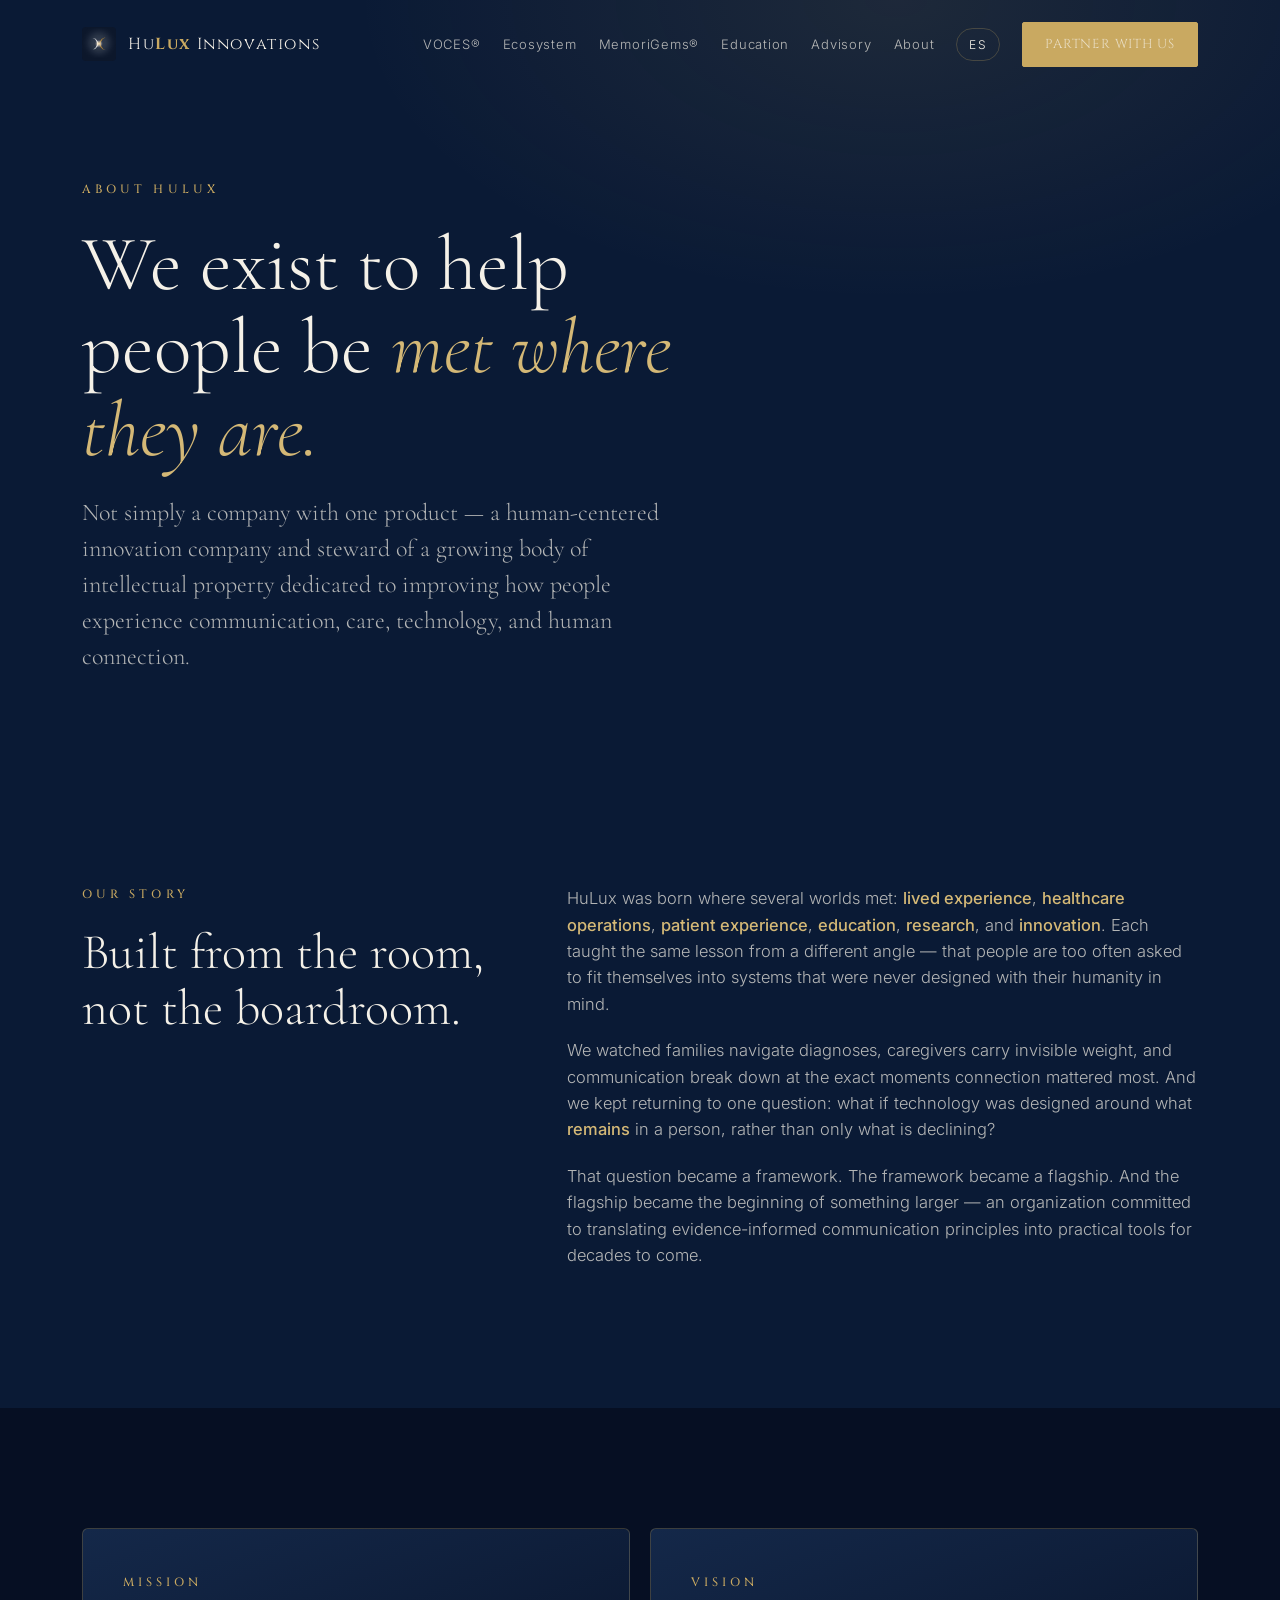
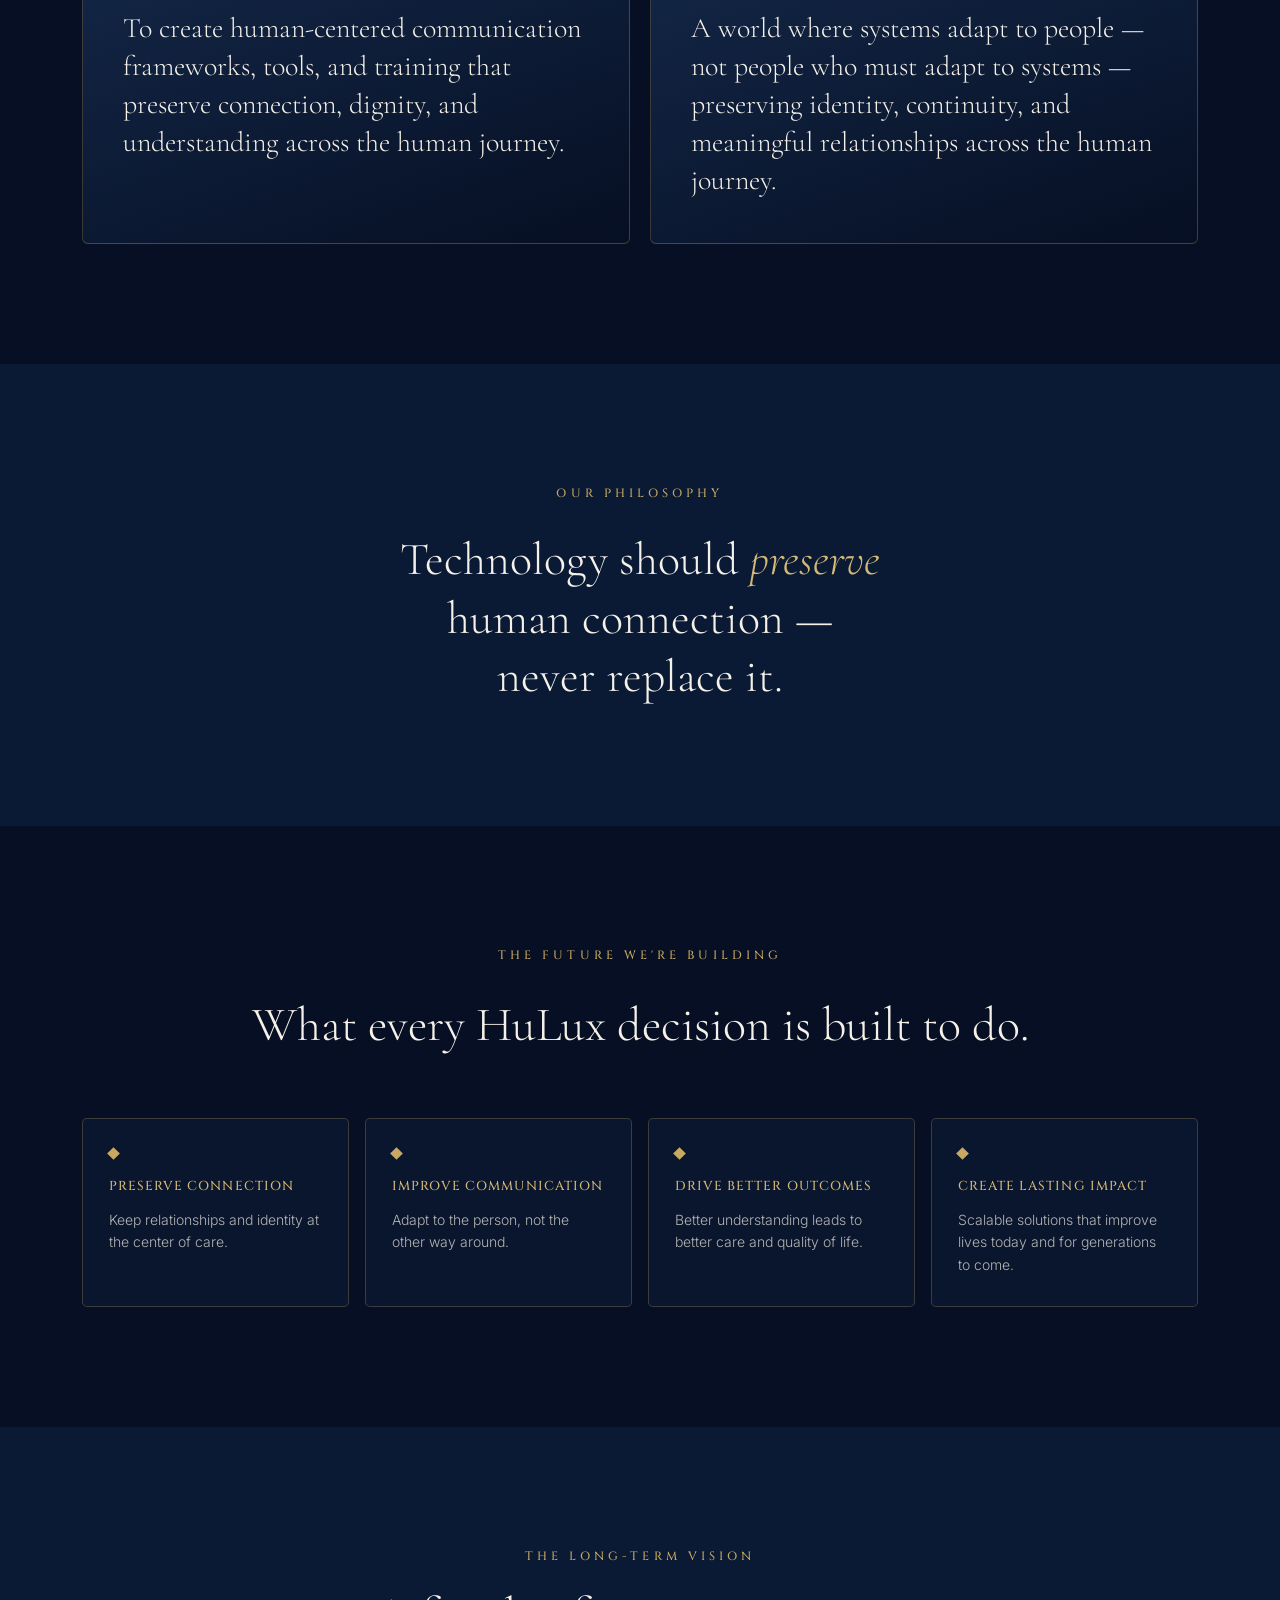
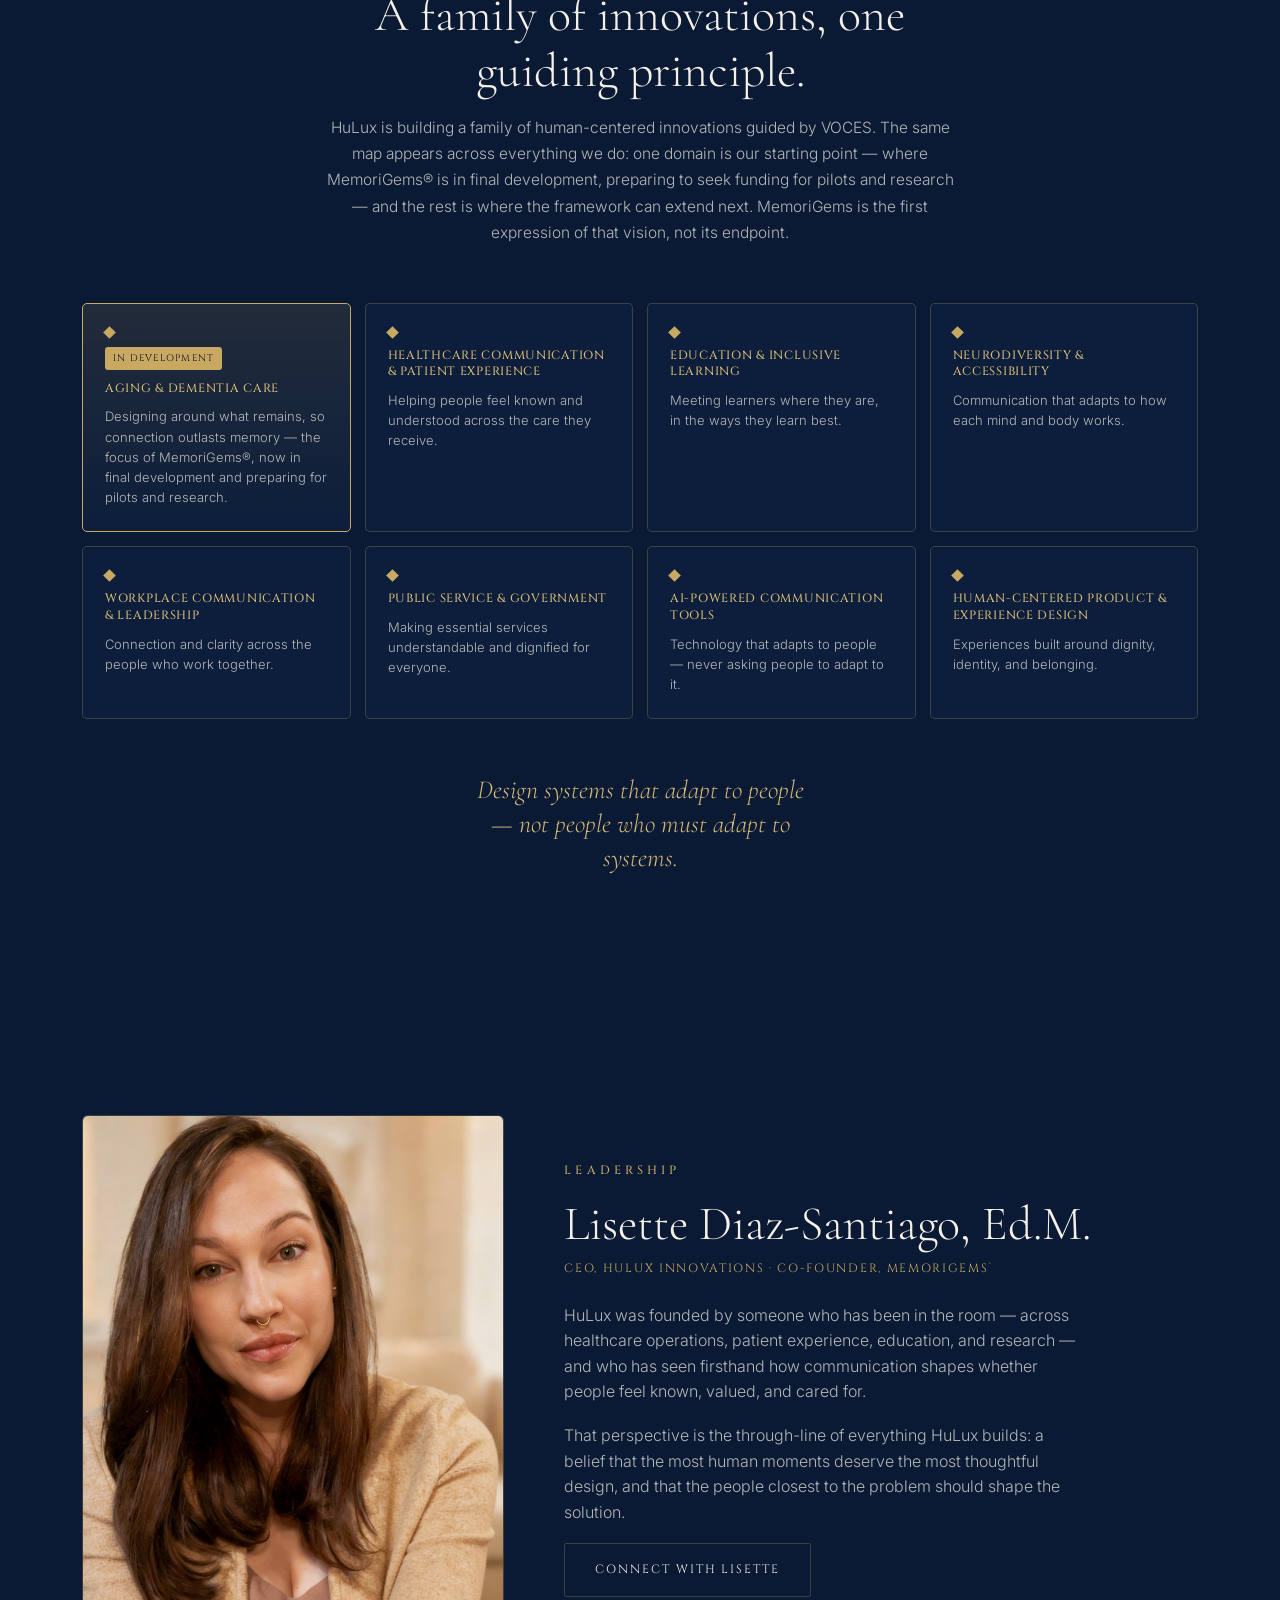
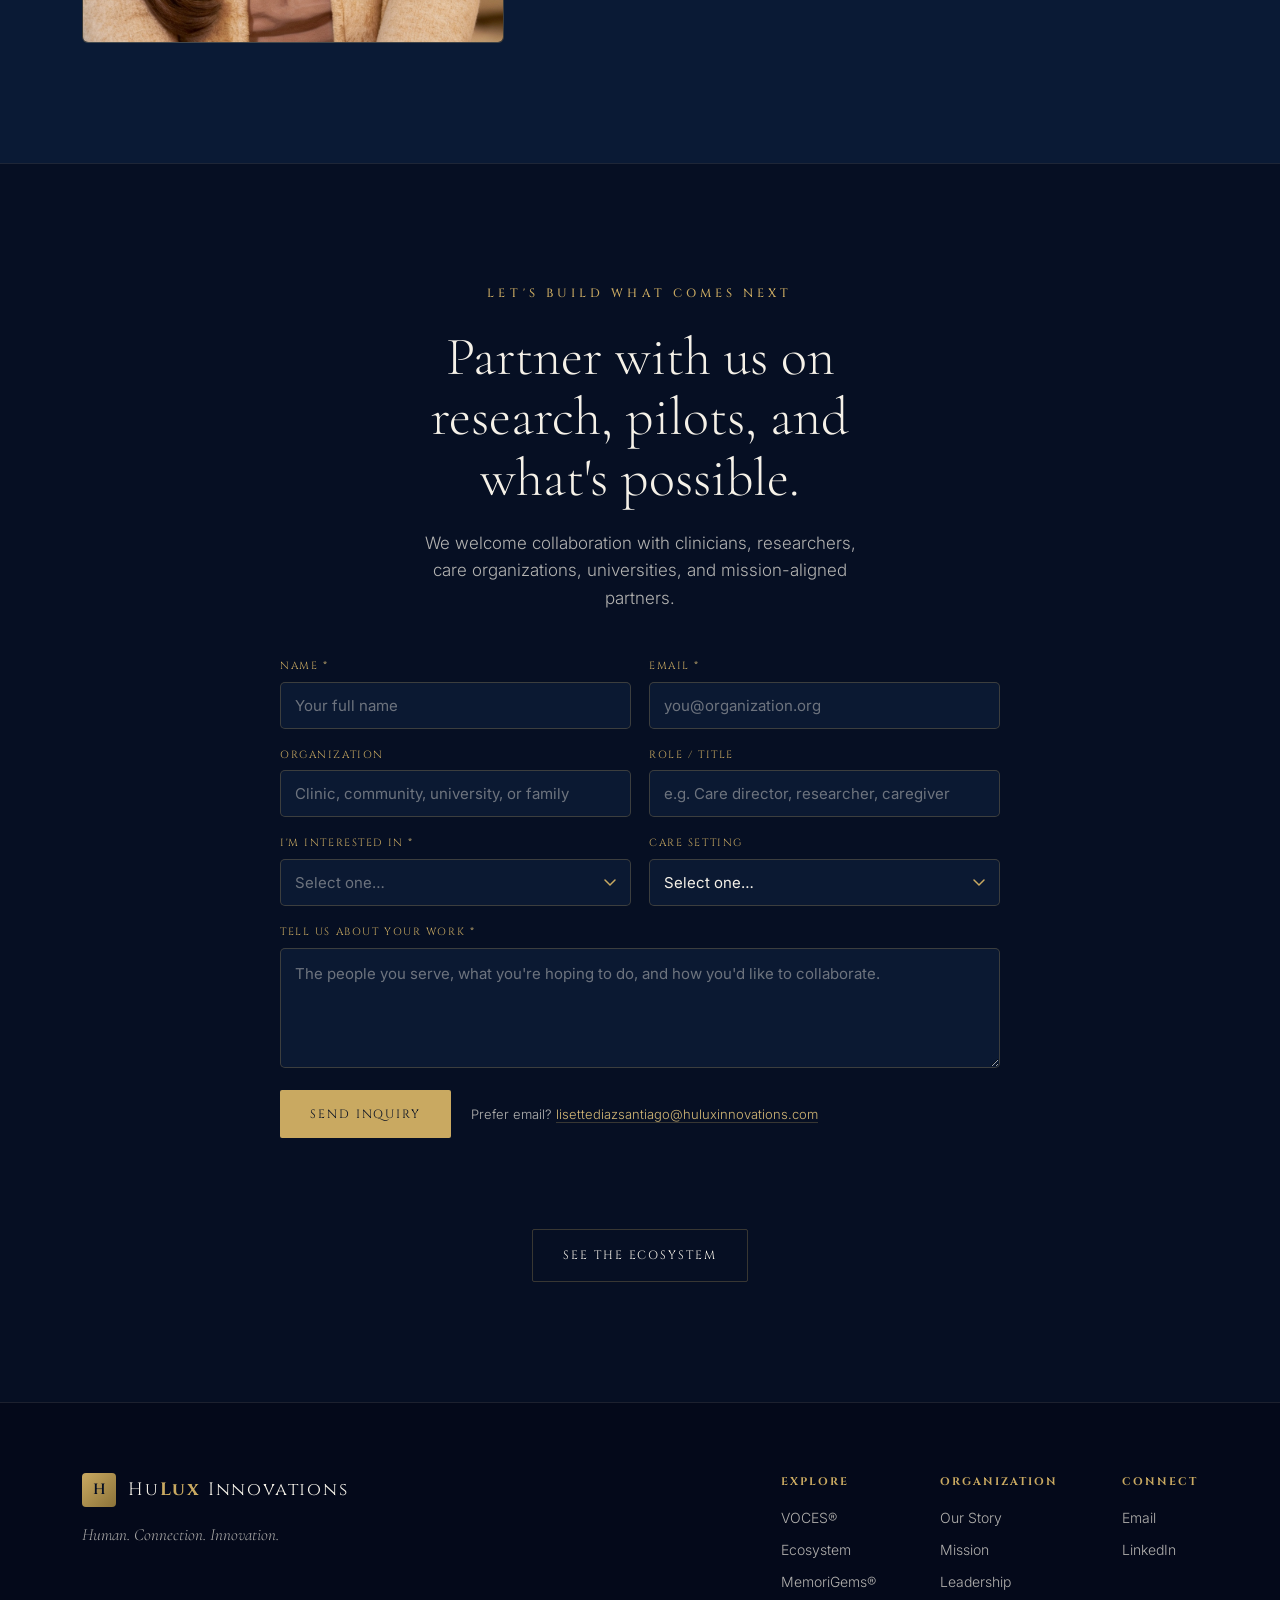
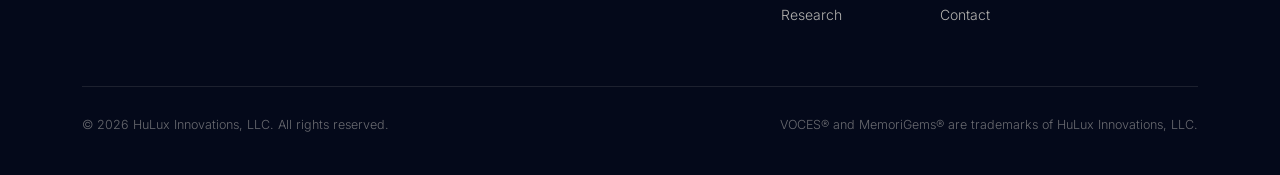
<file: public/about.html>
<!DOCTYPE html>
<html lang="en">
<head>
<meta charset="UTF-8">
<meta name="viewport" content="width=device-width, initial-scale=1.0">
<title>About — HuLux Innovations</title>
<meta name="description" content="HuLux Innovations is a human-centered innovation company. Our story, mission, and vision — and the principle that systems should adapt to people, not people to systems.">
<link rel="canonical" href="https://huluxinnovations.com/about.html">
<link rel="alternate" hreflang="en" href="https://huluxinnovations.com/about.html">
<link rel="alternate" hreflang="es" href="https://huluxinnovations.com/es/about.html">
<link rel="alternate" hreflang="x-default" href="https://huluxinnovations.com/about.html">
<link rel="icon" type="image/jpeg" href="assets/hulux-mark.jpg">
<link rel="preconnect" href="https://fonts.googleapis.com">
<link rel="preconnect" href="https://fonts.gstatic.com" crossorigin>
<link href="https://fonts.googleapis.com/css2?family=Cinzel:wght@400;500;600&family=Cormorant+Garamond:ital,wght@0,300;0,400;0,500;0,600;1,300;1,400&family=Inter:wght@300;400;500&display=swap" rel="stylesheet">
<link rel="stylesheet" href="styles.css">
</head>
<body>

<header class="nav">
  <div class="wrap">
    <a class="brand" href="index.html">
      <img src="assets/hulux-mark.jpg" alt="HuLux Innovations mark" onerror="this.outerHTML='<span class=&quot;bmark&quot;>H</span>'">
      <span class="btext">Hu<b>Lux</b> Innovations</span>
    </a>
    <nav class="nav-links">
      <a href="index.html#voces">VOCES®</a>
      <a href="index.html#ecosystem">Ecosystem</a>
      <a href="memorigems.html">MemoriGems®</a>
      <a href="education.html">Education</a>
      <a href="advisory.html">Advisory</a>
      <a href="about.html">About</a>
      <a class="lang-link" href="es/about.html" hreflang="es" lang="es" aria-label="Español" title="Ver en español">ES</a>
      <a class="btn btn-primary" href="#contact">Partner with us</a>
    </nav>
    <button class="nav-toggle" aria-label="Open menu"><span></span><span></span><span></span></button>
  </div>
</header>
<nav class="mobile-menu">
  <a href="index.html#voces">VOCES®</a>
  <a href="index.html#ecosystem">Ecosystem</a>
  <a href="memorigems.html">MemoriGems®</a>
  <a href="education.html">Education</a>
  <a href="advisory.html">Advisory</a>
  <a href="about.html">About</a>
  <a class="lang-link" href="es/about.html" hreflang="es" lang="es">Español</a>
  <a class="btn btn-primary" href="#contact">Partner with us</a>
</nav>

<!-- PAGE HERO -->
<section class="page-hero">
  <div class="wrap">
    <span class="eyebrow reveal">About HuLux</span>
    <h1 class="reveal">We exist to help people be <em>met where they are.</em></h1>
    <p class="reveal">Not simply a company with one product — a human-centered innovation company and steward of a growing body of intellectual property dedicated to improving how people experience communication, care, technology, and human connection.</p>
  </div>
</section>

<!-- STORY -->
<section class="story" id="story">
  <div class="wrap">
    <div class="grid">
      <div class="reveal"><span class="eyebrow">Our Story</span><h2>Built from the room, not the boardroom.</h2></div>
      <div class="reveal">
        <p>HuLux was born where several worlds met: <b>lived experience</b>, <b>healthcare operations</b>, <b>patient experience</b>, <b>education</b>, <b>research</b>, and <b>innovation</b>. Each taught the same lesson from a different angle — that people are too often asked to fit themselves into systems that were never designed with their humanity in mind.</p>
        <p>We watched families navigate diagnoses, caregivers carry invisible weight, and communication break down at the exact moments connection mattered most. And we kept returning to one question: what if technology was designed around what <b>remains</b> in a person, rather than only what is declining?</p>
        <p>That question became a framework. The framework became a flagship. And the flagship became the beginning of something larger — an organization committed to translating evidence-informed communication principles into practical tools for decades to come.</p>
      </div>
    </div>
  </div>
</section>

<!-- MISSION / VISION -->
<section class="mv" id="mission">
  <div class="wrap">
    <div class="mv-grid">
      <div class="mv-card reveal">
        <span class="eyebrow">Mission</span>
        <p>To create human-centered communication frameworks, tools, and training that preserve connection, dignity, and understanding across the human journey.</p>
      </div>
      <div class="mv-card reveal">
        <span class="eyebrow">Vision</span>
        <p>A world where systems adapt to people — not people who must adapt to systems — preserving identity, continuity, and meaningful relationships across the human journey.</p>
      </div>
    </div>
  </div>
</section>

<!-- PHILOSOPHY -->
<section class="philosophy">
  <div class="wrap">
    <span class="eyebrow reveal">Our Philosophy</span>
    <p class="reveal">Technology should <span>preserve</span> human connection — never replace it.</p>
  </div>
</section>

<!-- VALUE -->
<section class="value">
  <div class="wrap">
    <span class="eyebrow reveal">The Future We're Building</span>
    <h2 class="reveal">What every HuLux decision is built to do.</h2>
    <div class="value-grid">
      <div class="v-card reveal"><div class="diamond"></div><h3>Preserve Connection</h3><p>Keep relationships and identity at the center of care.</p></div>
      <div class="v-card reveal"><div class="diamond"></div><h3>Improve Communication</h3><p>Adapt to the person, not the other way around.</p></div>
      <div class="v-card reveal"><div class="diamond"></div><h3>Drive Better Outcomes</h3><p>Better understanding leads to better care and quality of life.</p></div>
      <div class="v-card reveal"><div class="diamond"></div><h3>Create Lasting Impact</h3><p>Scalable solutions that improve lives today and for generations to come.</p></div>
    </div>
  </div>
</section>

<!-- LONG-TERM VISION -->
<section class="vision">
  <div class="wrap">
    <span class="eyebrow reveal">The Long-Term Vision</span>
    <h2 class="reveal">A family of innovations, one guiding principle.</h2>
    <p class="intro reveal">HuLux is building a family of human-centered innovations guided by VOCES. The same map appears across everything we do: one domain is our starting point — where MemoriGems® is in final development, preparing to seek funding for pilots and research — and the rest is where the framework can extend next. MemoriGems is the first expression of that vision, not its endpoint.</p>
    <div class="vision-grid">
      <div class="vision-card active reveal"><div class="diamond"></div><span class="badge">In development</span><h3>Aging &amp; Dementia Care</h3><p>Designing around what remains, so connection outlasts memory — the focus of MemoriGems®, now in final development and preparing for pilots and research.</p></div>
      <div class="vision-card reveal"><div class="diamond"></div><h3>Healthcare Communication &amp; Patient Experience</h3><p>Helping people feel known and understood across the care they receive.</p></div>
      <div class="vision-card reveal"><div class="diamond"></div><h3>Education &amp; Inclusive Learning</h3><p>Meeting learners where they are, in the ways they learn best.</p></div>
      <div class="vision-card reveal"><div class="diamond"></div><h3>Neurodiversity &amp; Accessibility</h3><p>Communication that adapts to how each mind and body works.</p></div>
      <div class="vision-card reveal"><div class="diamond"></div><h3>Workplace Communication &amp; Leadership</h3><p>Connection and clarity across the people who work together.</p></div>
      <div class="vision-card reveal"><div class="diamond"></div><h3>Public Service &amp; Government</h3><p>Making essential services understandable and dignified for everyone.</p></div>
      <div class="vision-card reveal"><div class="diamond"></div><h3>AI-Powered Communication Tools</h3><p>Technology that adapts to people — never asking people to adapt to it.</p></div>
      <div class="vision-card reveal"><div class="diamond"></div><h3>Human-Centered Product &amp; Experience Design</h3><p>Experiences built around dignity, identity, and belonging.</p></div>
    </div>
    <div class="vision-foot reveal">Design systems that adapt to people — not people who must adapt to systems.</div>
  </div>
</section>

<!-- LEADERSHIP -->
<section class="leader" id="leadership">
  <div class="wrap">
    <div class="grid">
      <div class="photo reveal">
        <img src="lisette-headshot.jpg" alt="Lisette Diaz-Santiago, CEO of HuLux Innovations" onerror="this.parentElement.style.minHeight='420px'">
      </div>
      <div class="reveal">
        <span class="eyebrow">Leadership</span>
        <h2>Lisette Diaz-Santiago, Ed.M.</h2>
        <div class="role">CEO, HuLux Innovations · Co-Founder, MemoriGems<sup style="font-size:.55em;vertical-align:super;margin-left:1px">®</sup></div>
        <p>HuLux was founded by someone who has been in the room — across healthcare operations, patient experience, education, and research — and who has seen firsthand how communication shapes whether people feel known, valued, and cared for.</p>
        <p>That perspective is the through-line of everything HuLux builds: a belief that the most human moments deserve the most thoughtful design, and that the people closest to the problem should shape the solution.</p>
        <div class="cta-row"><a class="btn btn-ghost" href="index.html#contact">Connect with Lisette</a></div>
      </div>
    </div>
  </div>
</section>

<!-- CONTACT -->
<section class="contact" id="contact">
  <div class="wrap">
    <span class="eyebrow reveal">Let's Build What Comes Next</span>
    <h2 class="reveal">Partner with us on research, pilots, and what's possible.</h2>
    <p class="reveal">We welcome collaboration with clinicians, researchers, care organizations, universities, and mission-aligned partners.</p>
    <form class="intake reveal" action="https://formspree.io/f/xdardwky" method="POST">
      <input type="hidden" name="_subject" value="New partner / pilot inquiry — HuLux Innovations">
      <div class="row2">
        <div class="field"><label for="f-name">Name <span class="req">*</span></label><input id="f-name" name="name" type="text" required placeholder="Your full name"></div>
        <div class="field"><label for="f-email">Email <span class="req">*</span></label><input id="f-email" name="email" type="email" required placeholder="you@organization.org"></div>
      </div>
      <div class="row2">
        <div class="field"><label for="f-org">Organization</label><input id="f-org" name="organization" type="text" placeholder="Clinic, community, university, or family"></div>
        <div class="field"><label for="f-role">Role / title</label><input id="f-role" name="role" type="text" placeholder="e.g. Care director, researcher, caregiver"></div>
      </div>
      <div class="row2">
        <div class="field"><label for="f-interest">I'm interested in <span class="req">*</span></label>
          <select id="f-interest" name="interest" required>
            <option value="" disabled selected>Select one…</option>
            <option>Piloting MemoriGems®</option>
            <option>Research collaboration</option>
            <option>VOCES® partnership or licensing</option>
            <option>Investment</option>
            <option>Something else</option>
          </select>
        </div>
        <div class="field"><label for="f-setting">Care setting</label>
          <select id="f-setting" name="setting">
            <option value="" disabled selected>Select one…</option>
            <option>Family or home</option>
            <option>Healthcare or clinical</option>
            <option>Memory-care community</option>
            <option>University or research</option>
            <option>Other</option>
          </select>
        </div>
      </div>
      <div class="field"><label for="f-msg">Tell us about your work <span class="req">*</span></label><textarea id="f-msg" name="message" required placeholder="The people you serve, what you're hoping to do, and how you'd like to collaborate."></textarea></div>
      <input class="hp" type="text" name="_gotcha" tabindex="-1" autocomplete="off" aria-hidden="true">
      <div class="actions">
        <button class="btn btn-primary" type="submit">Send inquiry</button>
        <span class="alt">Prefer email? <a href="mailto:lisettediazsantiago@huluxinnovations.com?subject=Partner%20%2F%20Pilot%20Inquiry">lisettediazsantiago@huluxinnovations.com</a></span>
      </div>
      <p class="form-status" role="status" aria-live="polite"></p>
    </form>
    <div class="intake-done">
      <h3>Thank you — we've got it.</h3>
      <p>Your inquiry is on its way to the HuLux team. We read every message personally and will be in touch soon.</p>
    </div>
    <div class="cta-row reveal" style="justify-content:center;margin-top:36px">
      <a class="btn btn-ghost" href="index.html#ecosystem">See the ecosystem</a>
    </div>
  </div>
</section>

<!-- FOOTER -->
<footer class="footer">
  <div class="wrap">
    <div class="top">
      <div>
        <a class="brand" href="index.html"><span class="bmark">H</span><span class="btext">Hu<b>Lux</b> Innovations</span></a>
        <p class="tagline">Human. Connection. Innovation.</p>
      </div>
      <div class="cols">
        <div class="col"><h4>Explore</h4><a href="index.html#voces">VOCES®</a><a href="index.html#ecosystem">Ecosystem</a><a href="memorigems.html">MemoriGems®</a><a href="index.html#research">Research</a></div>
        <div class="col"><h4>Organization</h4><a href="about.html#story">Our Story</a><a href="about.html#mission">Mission</a><a href="about.html#leadership">Leadership</a><a href="index.html#contact">Contact</a></div>
        <div class="col"><h4>Connect</h4><a href="mailto:lisettediazsantiago@huluxinnovations.com">Email</a><a href="https://www.linkedin.com/company/hulux-innovations/" target="_blank" rel="noopener">LinkedIn</a></div>
      </div>
    </div>
    <div class="bottom">
      <span>© 2026 HuLux Innovations, LLC. All rights reserved.</span>
      <span>VOCES® and MemoriGems® are trademarks of HuLux Innovations, LLC.</span>
    </div>
  </div>
</footer>

<script src="script.js"></script>
</body>
</html>
</file>
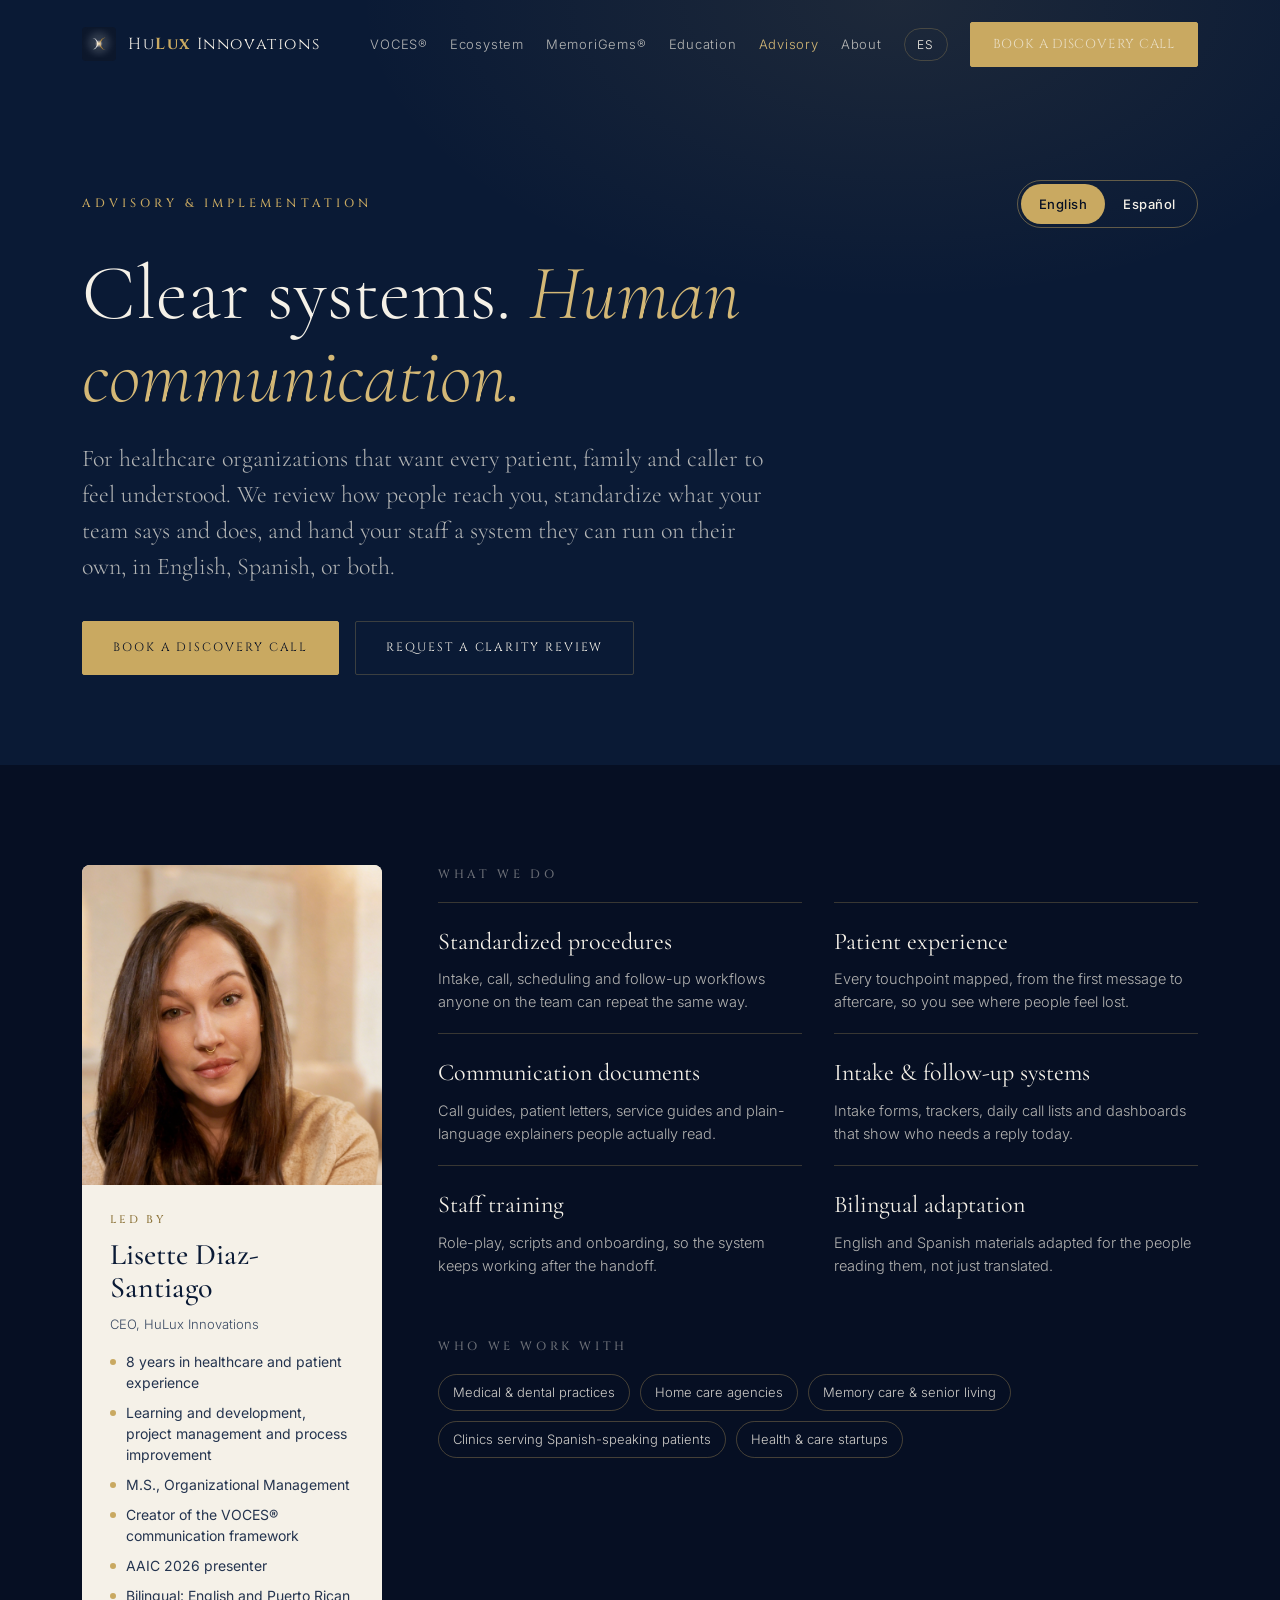
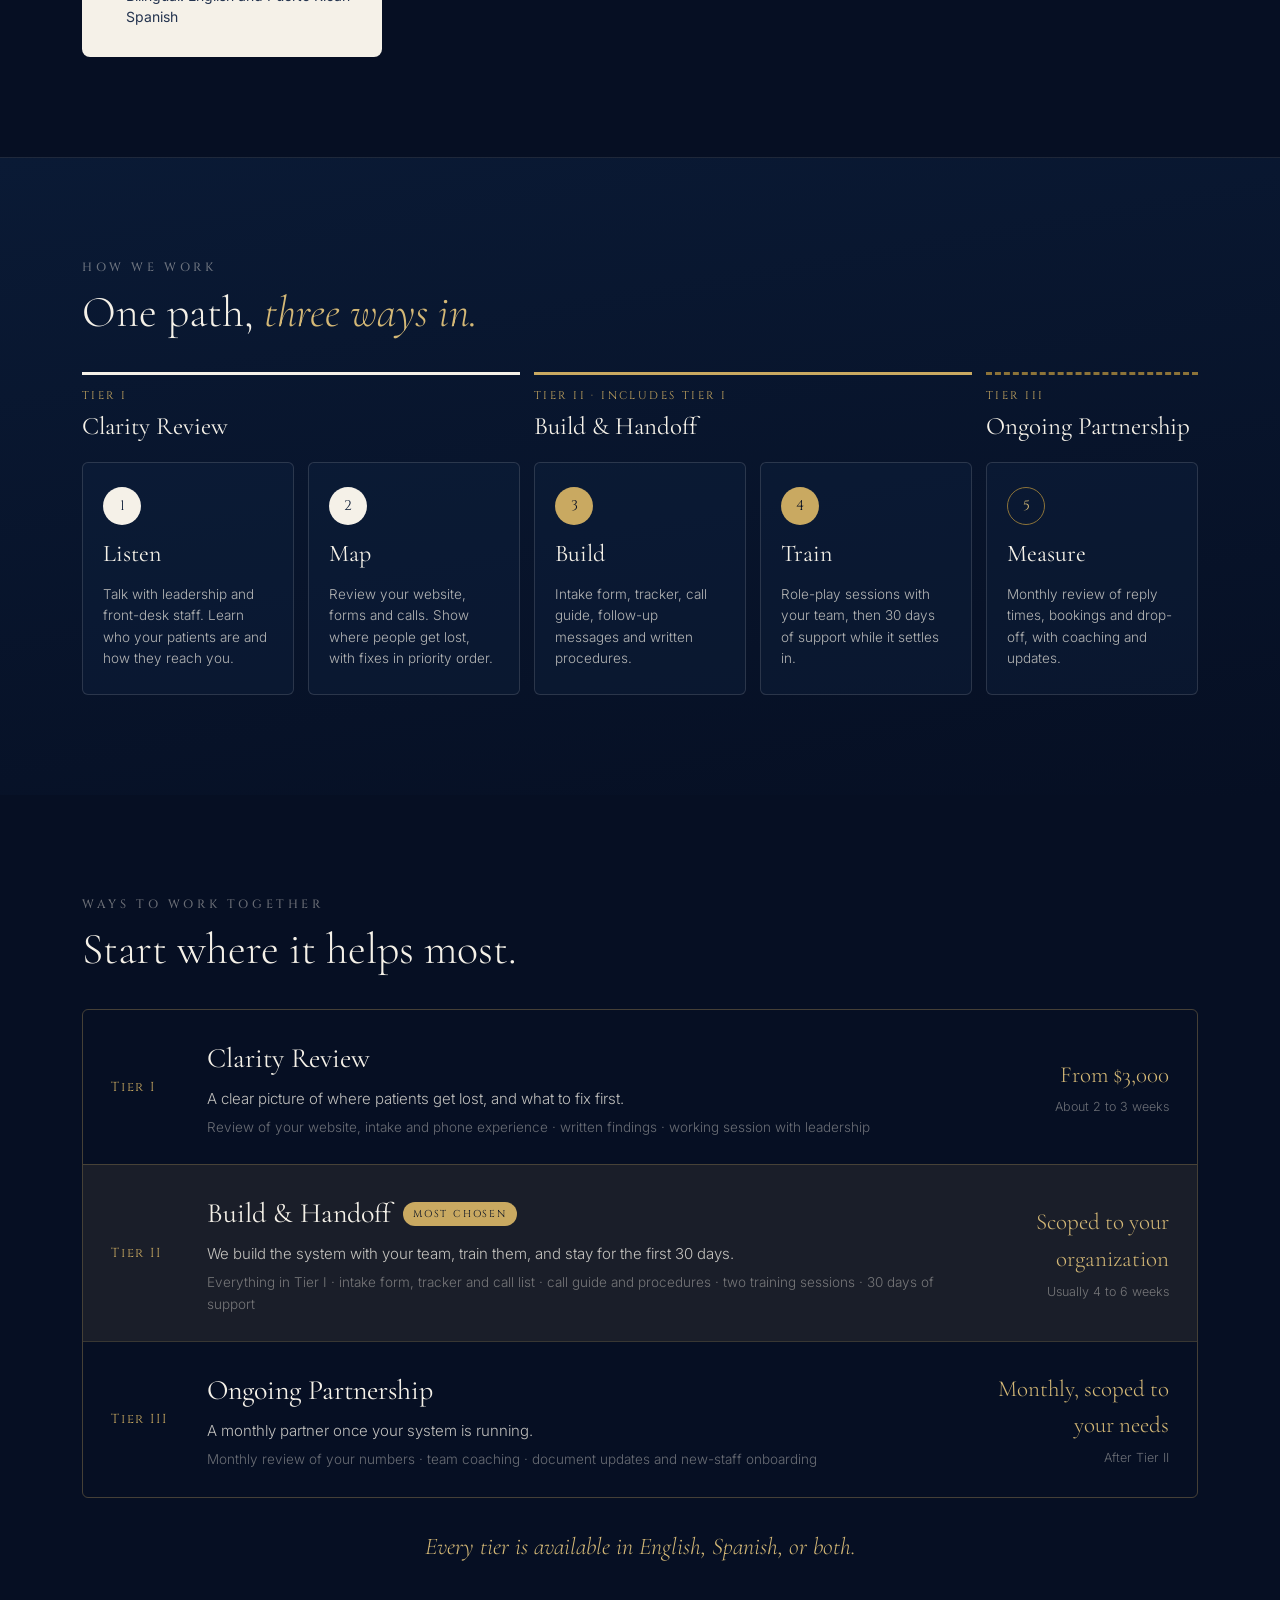
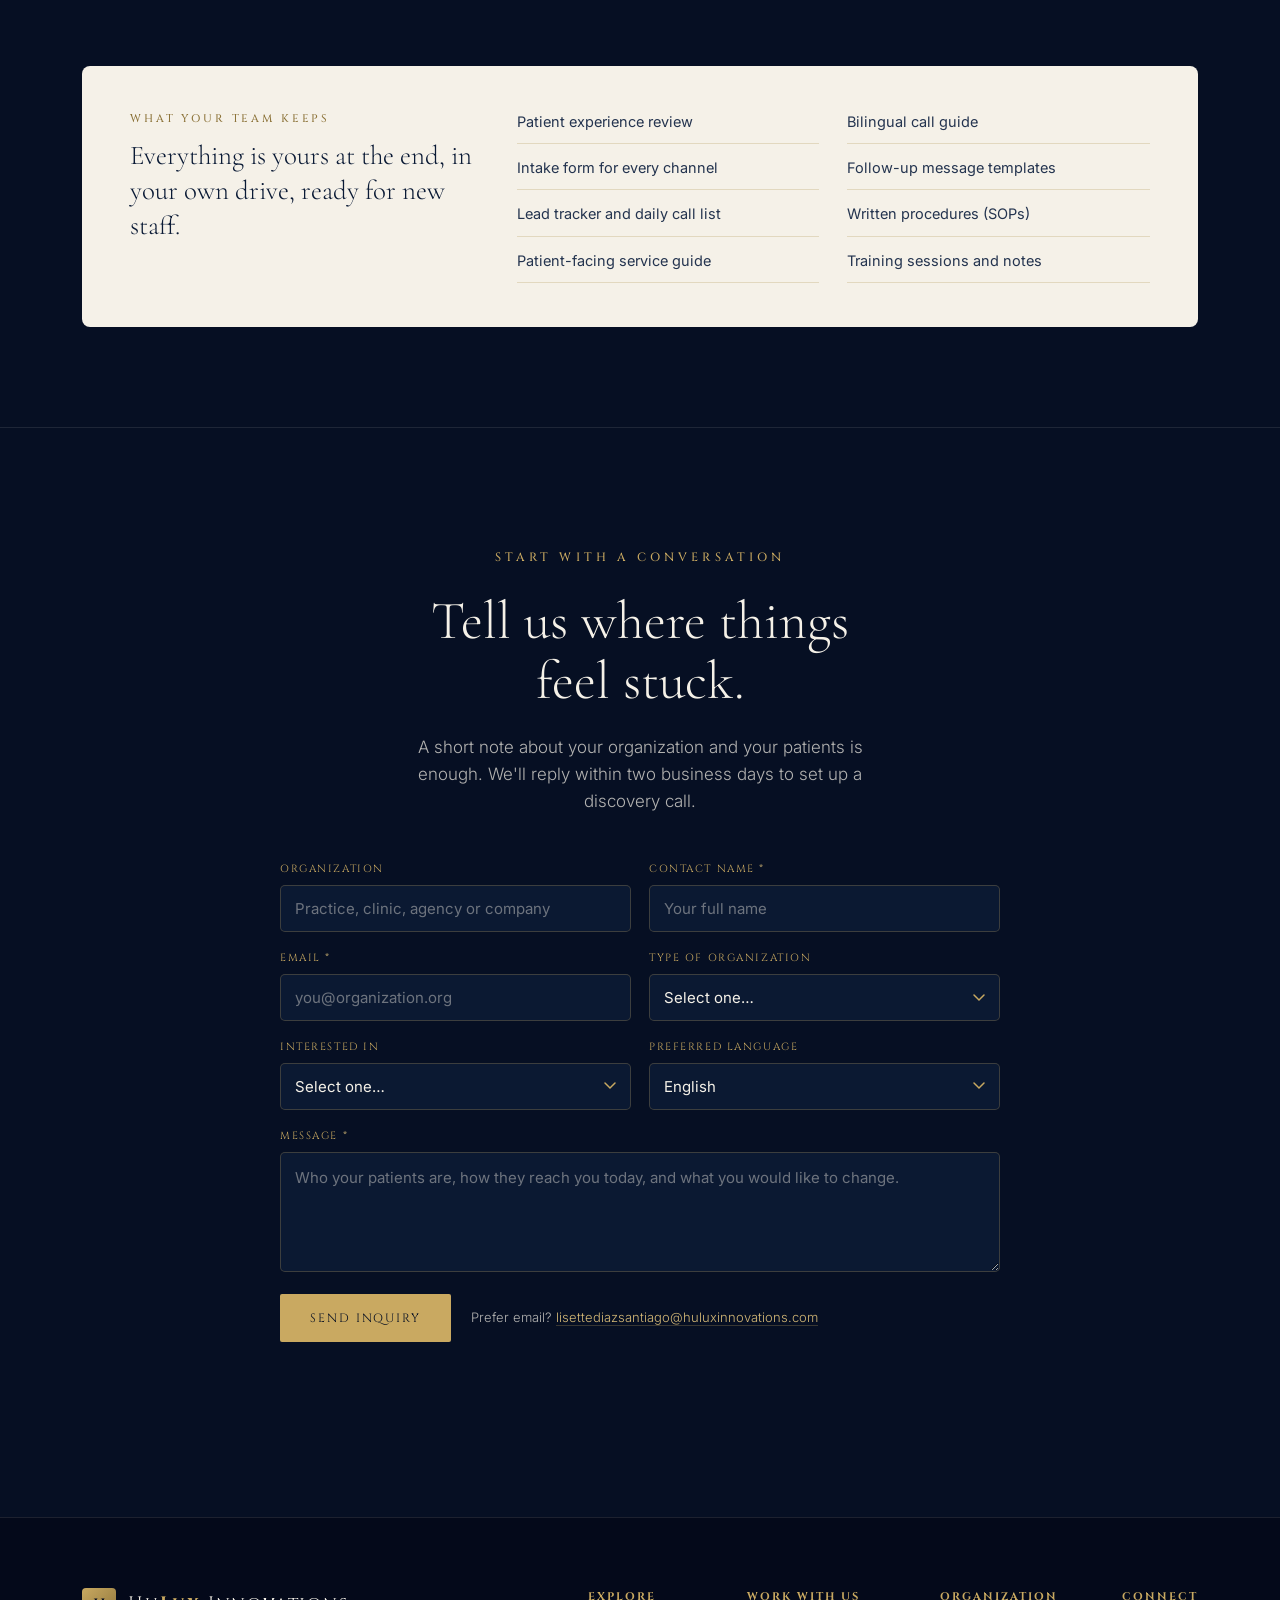
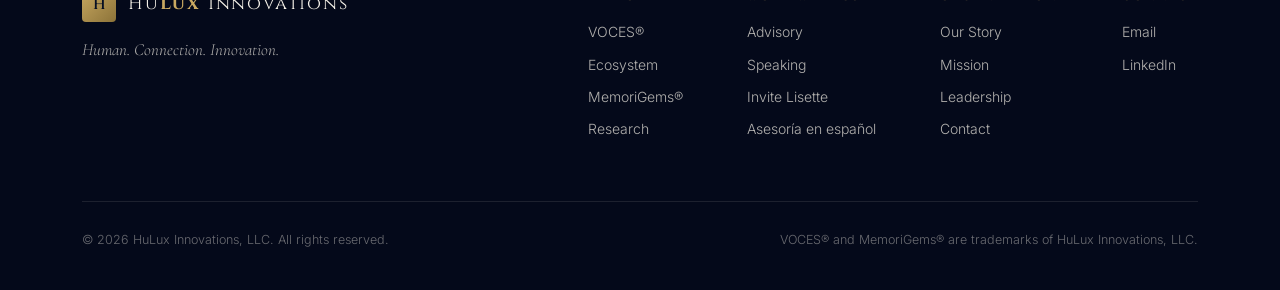
<file: public/advisory.html>
<!DOCTYPE html>
<html lang="en">
<head>
<meta charset="UTF-8">
<meta name="viewport" content="width=device-width, initial-scale=1.0">
<title>Advisory &amp; Implementation · HuLux Innovations</title>
<meta name="description" content="Bilingual (English and Spanish) advisory for healthcare organizations: standardized procedures, patient experience, communication documents, intake and follow-up systems, and staff training. Led by Lisette Diaz-Santiago.">
<link rel="canonical" href="https://huluxinnovations.com/advisory.html">
<link rel="alternate" hreflang="en" href="https://huluxinnovations.com/advisory.html">
<link rel="alternate" hreflang="es" href="https://huluxinnovations.com/es/asesoria.html">
<link rel="alternate" hreflang="x-default" href="https://huluxinnovations.com/advisory.html">
<link rel="icon" type="image/jpeg" href="assets/hulux-mark.jpg">
<meta property="og:type" content="website">
<meta property="og:site_name" content="HuLux Innovations">
<meta property="og:title" content="Advisory &amp; Implementation · HuLux Innovations">
<meta property="og:description" content="Bilingual (English and Spanish) advisory for healthcare organizations: standardized procedures, patient experience, communication documents, intake and follow-up systems, and staff training. Led by Lisette Diaz-Santiago.">
<meta property="og:url" content="https://huluxinnovations.com/advisory.html">
<meta property="og:image" content="https://huluxinnovations.com/assets/hulux-mark.jpg">
<meta property="og:locale" content="en_US">
<link rel="preconnect" href="https://fonts.googleapis.com">
<link rel="preconnect" href="https://fonts.gstatic.com" crossorigin>
<link href="https://fonts.googleapis.com/css2?family=Cinzel:wght@400;500;600&family=Cormorant+Garamond:ital,wght@0,300;0,400;0,500;0,600;1,300;1,400&family=Inter:wght@300;400;500&display=swap" rel="stylesheet">
<link rel="stylesheet" href="styles.css">
</head>
<body>

<!-- NAV -->
<header class="nav">
  <div class="wrap">
    <a class="brand" href="index.html">
      <img src="assets/hulux-mark.jpg" alt="HuLux Innovations mark" onerror="this.outerHTML='<span class=&quot;bmark&quot;>H</span>'">
      <span class="btext">Hu<b>Lux</b> Innovations</span>
    </a>
    <nav class="nav-links">
      <a href="index.html#voces">VOCES®</a>
      <a href="index.html#ecosystem">Ecosystem</a>
      <a href="memorigems.html">MemoriGems®</a>
      <a href="education.html">Education</a>
      <a href="advisory.html" class="active" aria-current="page">Advisory</a>
      <a href="about.html">About</a>
      <a class="lang-link" href="es/asesoria.html" hreflang="es" lang="es" aria-label="Español" title="Ver en español">ES</a>
  <a class="btn btn-primary" href="#inquire">Book a discovery call</a>
    </nav>
    <button class="nav-toggle" aria-label="Open menu"><span></span><span></span><span></span></button>
  </div>
</header>
<nav class="mobile-menu">
  <a href="index.html#voces">VOCES®</a>
  <a href="index.html#ecosystem">Ecosystem</a>
  <a href="memorigems.html">MemoriGems®</a>
  <a href="education.html">Education</a>
  <a href="advisory.html">Advisory</a>
  <a href="about.html">About</a>
  <a class="lang-link" href="es/asesoria.html" hreflang="es" lang="es">Español</a>
  <a class="btn btn-primary" href="#inquire">Book a discovery call</a>
</nav>

<!-- HERO -->
<section class="page-hero adv-hero">
  <div class="wrap">
    <div class="adv-hero-top reveal">
      <span class="eyebrow">Advisory &amp; Implementation</span>
      <nav class="adv-lang" aria-label="Language">
        <a href="advisory.html" hreflang="en" lang="en" aria-current="page">English</a>
        <a href="es/asesoria.html" hreflang="es" lang="es">Español</a>
      </nav>
    </div>
    <h1 class="reveal">Clear systems. <em>Human communication.</em></h1>
    <p class="reveal">For healthcare organizations that want every patient, family and caller to feel understood. We review how people reach you, standardize what your team says and does, and hand your staff a system they can run on their own, in English, Spanish, or both.</p>
    <div class="cta-row adv-hero-cta reveal">
      <a class="btn btn-primary" href="#inquire">Book a discovery call</a>
      <a class="btn btn-ghost" href="#inquire">Request a Clarity Review</a>
    </div>
  </div>
</section>

<!-- WHO + WHAT -->
<section class="adv-intro">
  <div class="wrap adv-split">
    <aside class="adv-lead reveal">
      <img src="lisette-headshot.jpg" alt="Lisette Diaz-Santiago" loading="lazy">
      <div class="adv-lead-body">
        <span class="adv-kicker">Led by</span>
        <h2>Lisette Diaz-Santiago</h2>
        <p class="adv-role">CEO, HuLux Innovations</p>
        <ul class="adv-creds">
          <li>8 years in healthcare and patient experience</li>
          <li>Learning and development, project management and process improvement</li>
          <li>M.S., Organizational Management</li>
          <li>Creator of the VOCES® communication framework</li>
          <li>AAIC 2026 presenter</li>
          <li>Bilingual: English and Puerto Rican Spanish</li>
        </ul>
      </div>
    </aside>
    <div class="adv-what">
      <span class="adv-label reveal">What we do</span>
      <div class="adv-caps reveal">
        <div class="adv-cap"><h3>Standardized procedures</h3><p>Intake, call, scheduling and follow-up workflows anyone on the team can repeat the same way.</p></div>
        <div class="adv-cap"><h3>Patient experience</h3><p>Every touchpoint mapped, from the first message to aftercare, so you see where people feel lost.</p></div>
        <div class="adv-cap"><h3>Communication documents</h3><p>Call guides, patient letters, service guides and plain-language explainers people actually read.</p></div>
        <div class="adv-cap"><h3>Intake &amp; follow-up systems</h3><p>Intake forms, trackers, daily call lists and dashboards that show who needs a reply today.</p></div>
        <div class="adv-cap"><h3>Staff training</h3><p>Role-play, scripts and onboarding, so the system keeps working after the handoff.</p></div>
        <div class="adv-cap"><h3>Bilingual adaptation</h3><p>English and Spanish materials adapted for the people reading them, not just translated.</p></div>
      </div>
      <span class="adv-label reveal">Who we work with</span>
      <ul class="adv-who reveal">
        <li>Medical &amp; dental practices</li>
        <li>Home care agencies</li>
        <li>Memory care &amp; senior living</li>
        <li>Clinics serving Spanish-speaking patients</li>
        <li>Health &amp; care startups</li>
      </ul>
    </div>
  </div>
</section>

<!-- HOW WE WORK -->
<section class="adv-path">
  <div class="wrap">
    <span class="adv-label reveal">How we work</span>
    <h2 class="adv-h2 reveal">One path, <em>three ways in.</em></h2>
    <div class="adv-brackets reveal" aria-hidden="true">
      <div class="b b1"><span>Tier I</span><strong>Clarity Review</strong></div>
      <div class="b b2"><span>Tier II · includes Tier I</span><strong>Build &amp; Handoff</strong></div>
      <div class="b b3"><span>Tier III</span><strong>Ongoing Partnership</strong></div>
    </div>
    <ol class="adv-steps reveal">
      <li class="adv-step s1"><span class="adv-dot">1</span><h3>Listen</h3><p>Talk with leadership and front-desk staff. Learn who your patients are and how they reach you.</p></li>
      <li class="adv-step s2"><span class="adv-dot">2</span><h3>Map</h3><p>Review your website, forms and calls. Show where people get lost, with fixes in priority order.</p></li>
      <li class="adv-step s3"><span class="adv-dot">3</span><h3>Build</h3><p>Intake form, tracker, call guide, follow-up messages and written procedures.</p></li>
      <li class="adv-step s4"><span class="adv-dot">4</span><h3>Train</h3><p>Role-play sessions with your team, then 30 days of support while it settles in.</p></li>
      <li class="adv-step s5"><span class="adv-dot">5</span><h3>Measure</h3><p>Monthly review of reply times, bookings and drop-off, with coaching and updates.</p></li>
    </ol>
  </div>
</section>

<!-- TIERS -->
<section class="adv-tiers" id="tiers">
  <div class="wrap">
    <span class="adv-label reveal">Ways to work together</span>
    <h2 class="adv-h2 reveal">Start where it helps most.</h2>
    <div class="adv-tier-list reveal">
      <article class="adv-tier">
        <div class="adv-tnum">Tier I</div>
        <div class="adv-tbody">
          <h3>Clarity Review</h3>
          <p>A clear picture of where patients get lost, and what to fix first.</p>
          <p class="adv-incl">Review of your website, intake and phone experience · written findings · working session with leadership</p>
        </div>
        <div class="adv-tprice"><span class="price">From $3,000</span><span class="time">About 2 to 3 weeks</span></div>
      </article>
      <article class="adv-tier featured">
        <div class="adv-tnum">Tier II</div>
        <div class="adv-tbody">
          <h3>Build &amp; Handoff <span class="adv-badge">Most chosen</span></h3>
          <p>We build the system with your team, train them, and stay for the first 30 days.</p>
          <p class="adv-incl">Everything in Tier I · intake form, tracker and call list · call guide and procedures · two training sessions · 30 days of support</p>
        </div>
        <div class="adv-tprice"><span class="price">Scoped to your organization</span><span class="time">Usually 4 to 6 weeks</span></div>
      </article>
      <article class="adv-tier">
        <div class="adv-tnum">Tier III</div>
        <div class="adv-tbody">
          <h3>Ongoing Partnership</h3>
          <p>A monthly partner once your system is running.</p>
          <p class="adv-incl">Monthly review of your numbers · team coaching · document updates and new-staff onboarding</p>
        </div>
        <div class="adv-tprice"><span class="price">Monthly, scoped to your needs</span><span class="time">After Tier II</span></div>
      </article>
    </div>
    <p class="adv-bilingual reveal">Every tier is available in English, Spanish, or both.</p>
  </div>
</section>

<!-- WHAT YOU KEEP -->
<section class="adv-keep-wrap">
  <div class="wrap">
    <div class="adv-keep reveal">
      <div>
        <span class="adv-kicker">What your team keeps</span>
        <p class="adv-keep-title">Everything is yours at the end, in your own drive, ready for new staff.</p>
      </div>
      <ul>
        <li>Patient experience review</li>
        <li>Bilingual call guide</li>
        <li>Intake form for every channel</li>
        <li>Follow-up message templates</li>
        <li>Lead tracker and daily call list</li>
        <li>Written procedures (SOPs)</li>
        <li>Patient-facing service guide</li>
        <li>Training sessions and notes</li>
      </ul>
    </div>
  </div>
</section>

<!-- INQUIRY -->
<section class="contact adv-inquire" id="inquire">
  <div class="wrap">
    <span class="eyebrow reveal">Start with a conversation</span>
    <h2 class="reveal">Tell us where things feel stuck.</h2>
    <p class="reveal">A short note about your organization and your patients is enough. We'll reply within two business days to set up a discovery call.</p>
    <form class="intake reveal" action="https://formspree.io/f/xdardwky" method="POST" data-sending="Sending…" data-err="Something went wrong. Please try again, or email lisettediazsantiago@huluxinnovations.com." data-neterr="Network error. Please try again, or email lisettediazsantiago@huluxinnovations.com.">
      <input type="hidden" name="_subject" value="New advisory inquiry — HuLux Innovations">
      <input type="hidden" name="inquiry_type" value="Advisory">
      <input type="hidden" name="page_language" value="en">
      <div class="row2">
        <div class="field"><label for="a-org">Organization</label><input id="a-org" name="organization" type="text" placeholder="Practice, clinic, agency or company"></div>
        <div class="field"><label for="a-name">Contact name <span class="req">*</span></label><input id="a-name" name="name" type="text" required autocomplete="name" placeholder="Your full name"></div>
      </div>
      <div class="row2">
        <div class="field"><label for="a-email">Email <span class="req">*</span></label><input id="a-email" name="email" type="email" required autocomplete="email" placeholder="you@organization.org"></div>
        <div class="field"><label for="a-type">Type of organization</label>
          <select id="a-type" name="organization_type">
            <option value="" disabled selected>Select one…</option>
            <option>Medical or dental practice</option>
            <option>Home care agency</option>
            <option>Memory care or senior living</option>
            <option>Hospital or health system</option>
            <option>Health or care startup</option>
            <option>Other</option>
          </select>
        </div>
      </div>
      <div class="row2">
        <div class="field"><label for="a-tier">Interested in</label>
          <select id="a-tier" name="interested_in">
            <option value="" disabled selected>Select one…</option>
            <option>Tier I · Clarity Review</option>
            <option>Tier II · Build &amp; Handoff</option>
            <option>Tier III · Ongoing Partnership</option>
            <option>Not sure yet</option>
          </select>
        </div>
        <div class="field"><label for="a-lang">Preferred language</label>
          <select id="a-lang" name="preferred_language">
            <option>English</option>
            <option>Español</option>
            <option>Both</option>
          </select>
        </div>
      </div>
      <div class="field"><label for="a-msg">Message <span class="req">*</span></label><textarea id="a-msg" name="message" required placeholder="Who your patients are, how they reach you today, and what you would like to change."></textarea></div>
      <input class="hp" type="text" name="_gotcha" tabindex="-1" autocomplete="off" aria-hidden="true">
      <div class="actions">
        <button class="btn btn-primary" type="submit">Send inquiry</button>
        <span class="alt">Prefer email? <a href="mailto:lisettediazsantiago@huluxinnovations.com?subject=Advisory%20Inquiry">lisettediazsantiago@huluxinnovations.com</a></span>
      </div>
      <p class="form-status" role="status" aria-live="polite"></p>
    </form>
    <div class="intake-done">
      <h3>Thank you. We've got it.</h3>
      <p>Your note is on its way to Lisette. We read every message personally and will reply within two business days.</p>
    </div>
  </div>
</section>

<footer class="footer">
  <div class="wrap">
    <div class="top">
      <div>
        <a class="brand" href="index.html"><span class="bmark">H</span><span class="btext">Hu<b>Lux</b> Innovations</span></a>
        <p class="tagline">Human. Connection. Innovation.</p>
      </div>
      <div class="cols">
        <div class="col"><h4>Explore</h4><a href="index.html#voces">VOCES®</a><a href="index.html#ecosystem">Ecosystem</a><a href="memorigems.html">MemoriGems®</a><a href="index.html#research">Research</a></div>
        <div class="col"><h4>Work with us</h4><a href="advisory.html">Advisory</a><a href="education.html">Speaking</a><a href="education.html#inquire">Invite Lisette</a><a href="es/asesoria.html">Asesoría en español</a></div>
        <div class="col"><h4>Organization</h4><a href="about.html#story">Our Story</a><a href="about.html#mission">Mission</a><a href="about.html#leadership">Leadership</a><a href="index.html#contact">Contact</a></div>
        <div class="col"><h4>Connect</h4><a href="mailto:lisettediazsantiago@huluxinnovations.com">Email</a><a href="https://www.linkedin.com/company/hulux-innovations/" target="_blank" rel="noopener">LinkedIn</a></div>
      </div>
    </div>
    <div class="bottom">
      <span>© 2026 HuLux Innovations, LLC. All rights reserved.</span>
      <span>VOCES® and MemoriGems® are trademarks of HuLux Innovations, LLC.</span>
    </div>
  </div>
</footer>

<script src="script.js"></script>
</body>
</html>
</file>
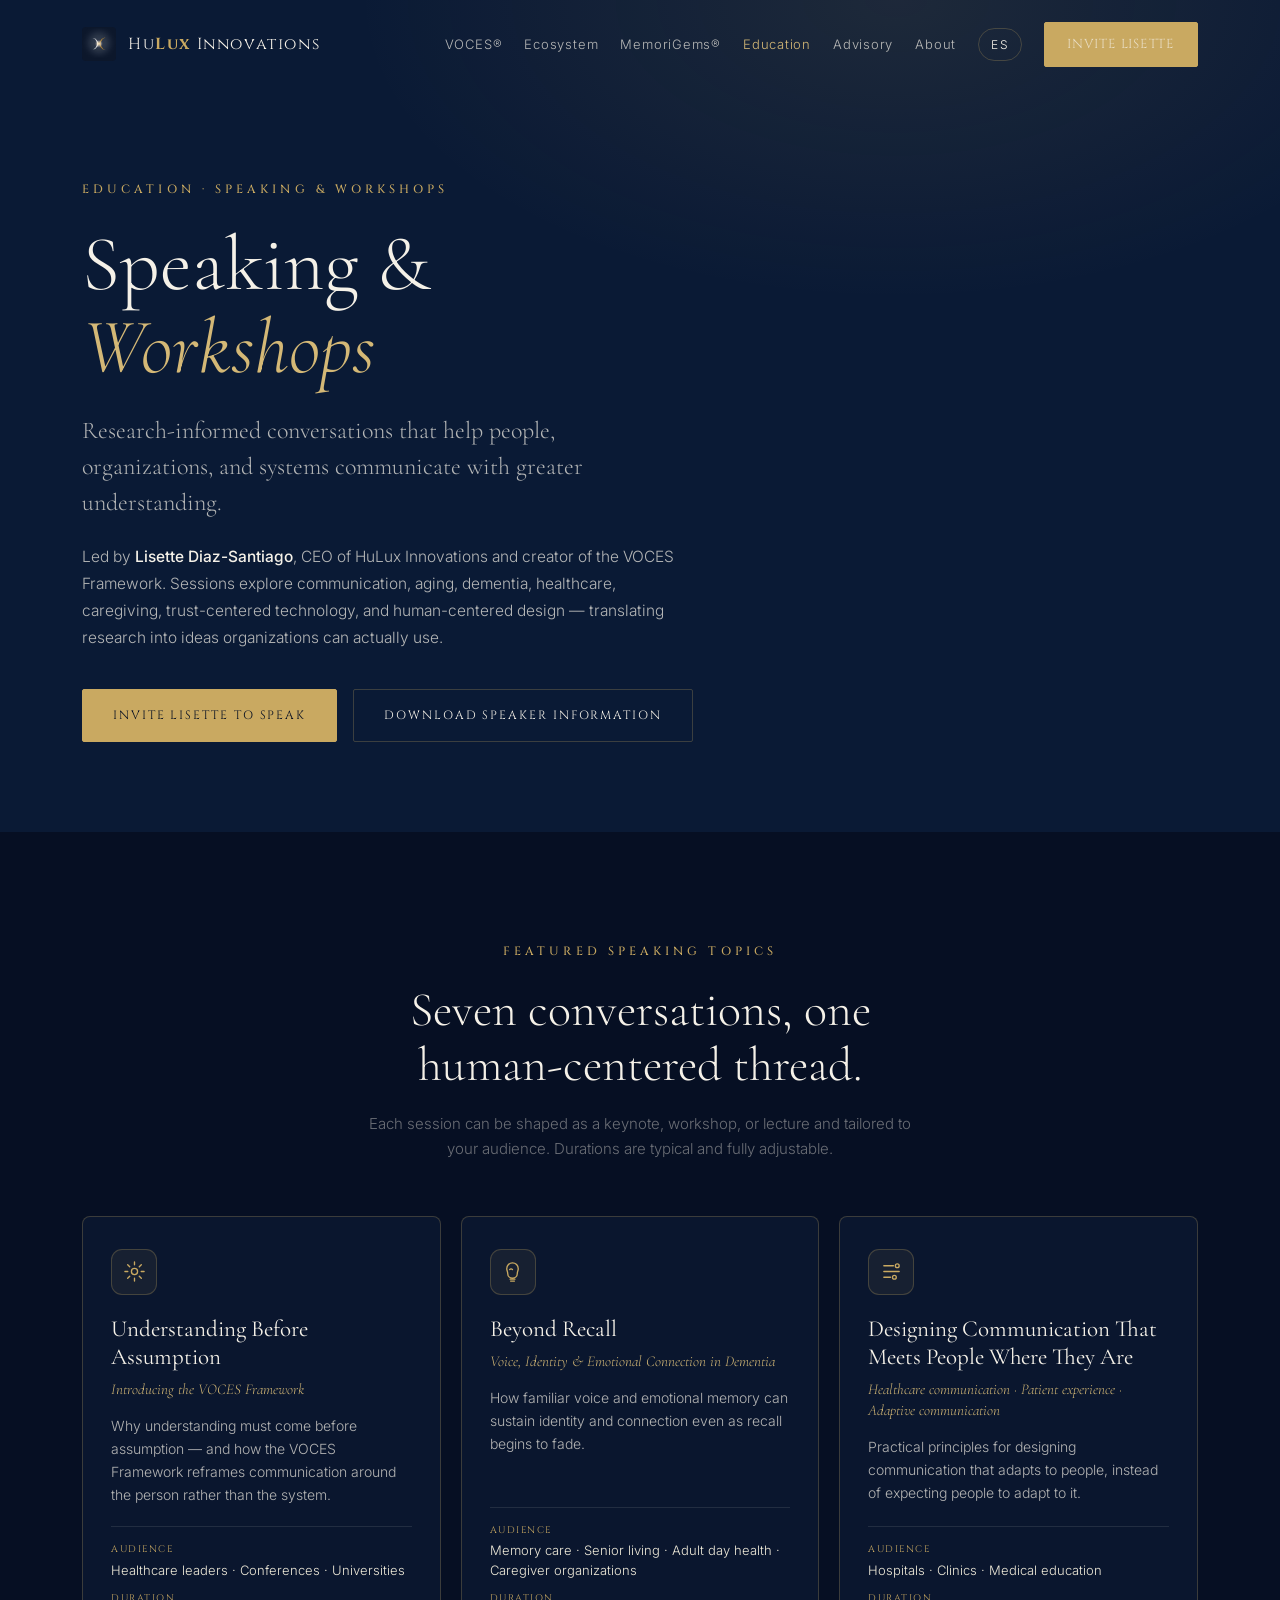
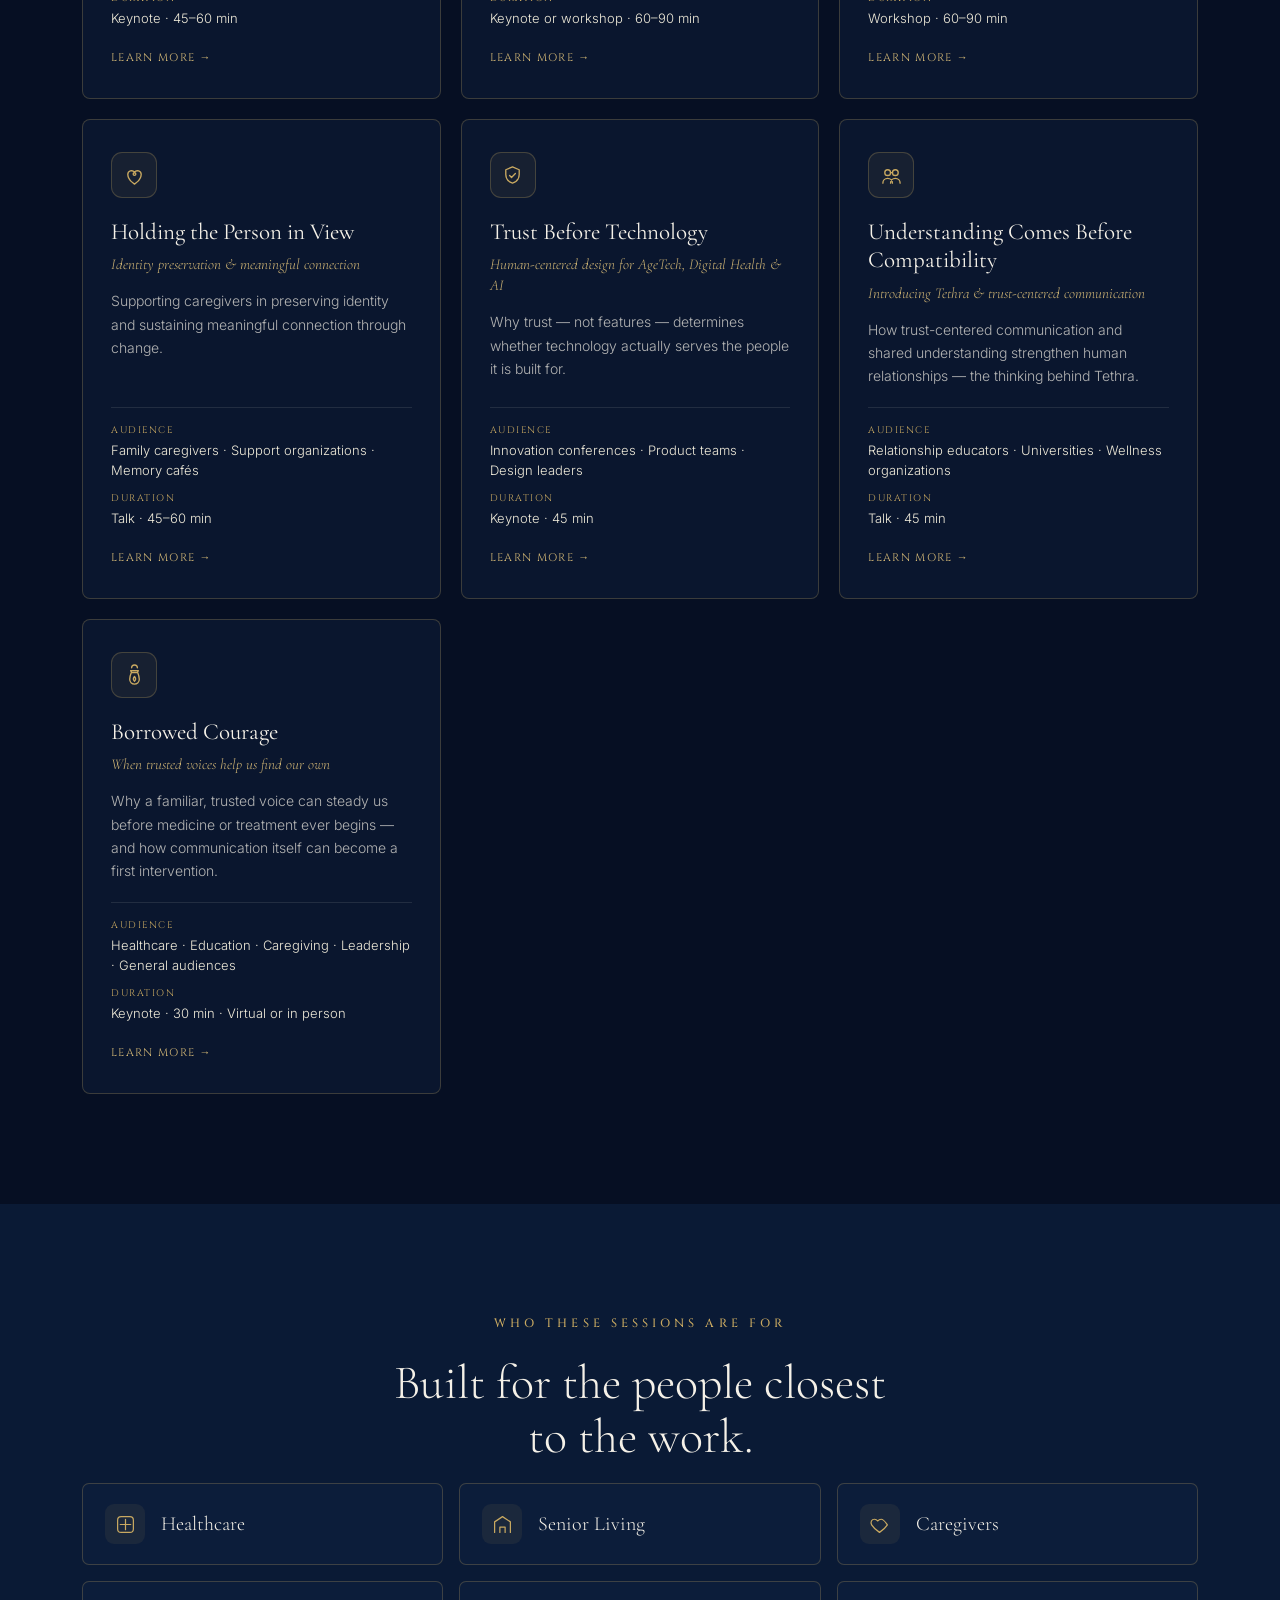
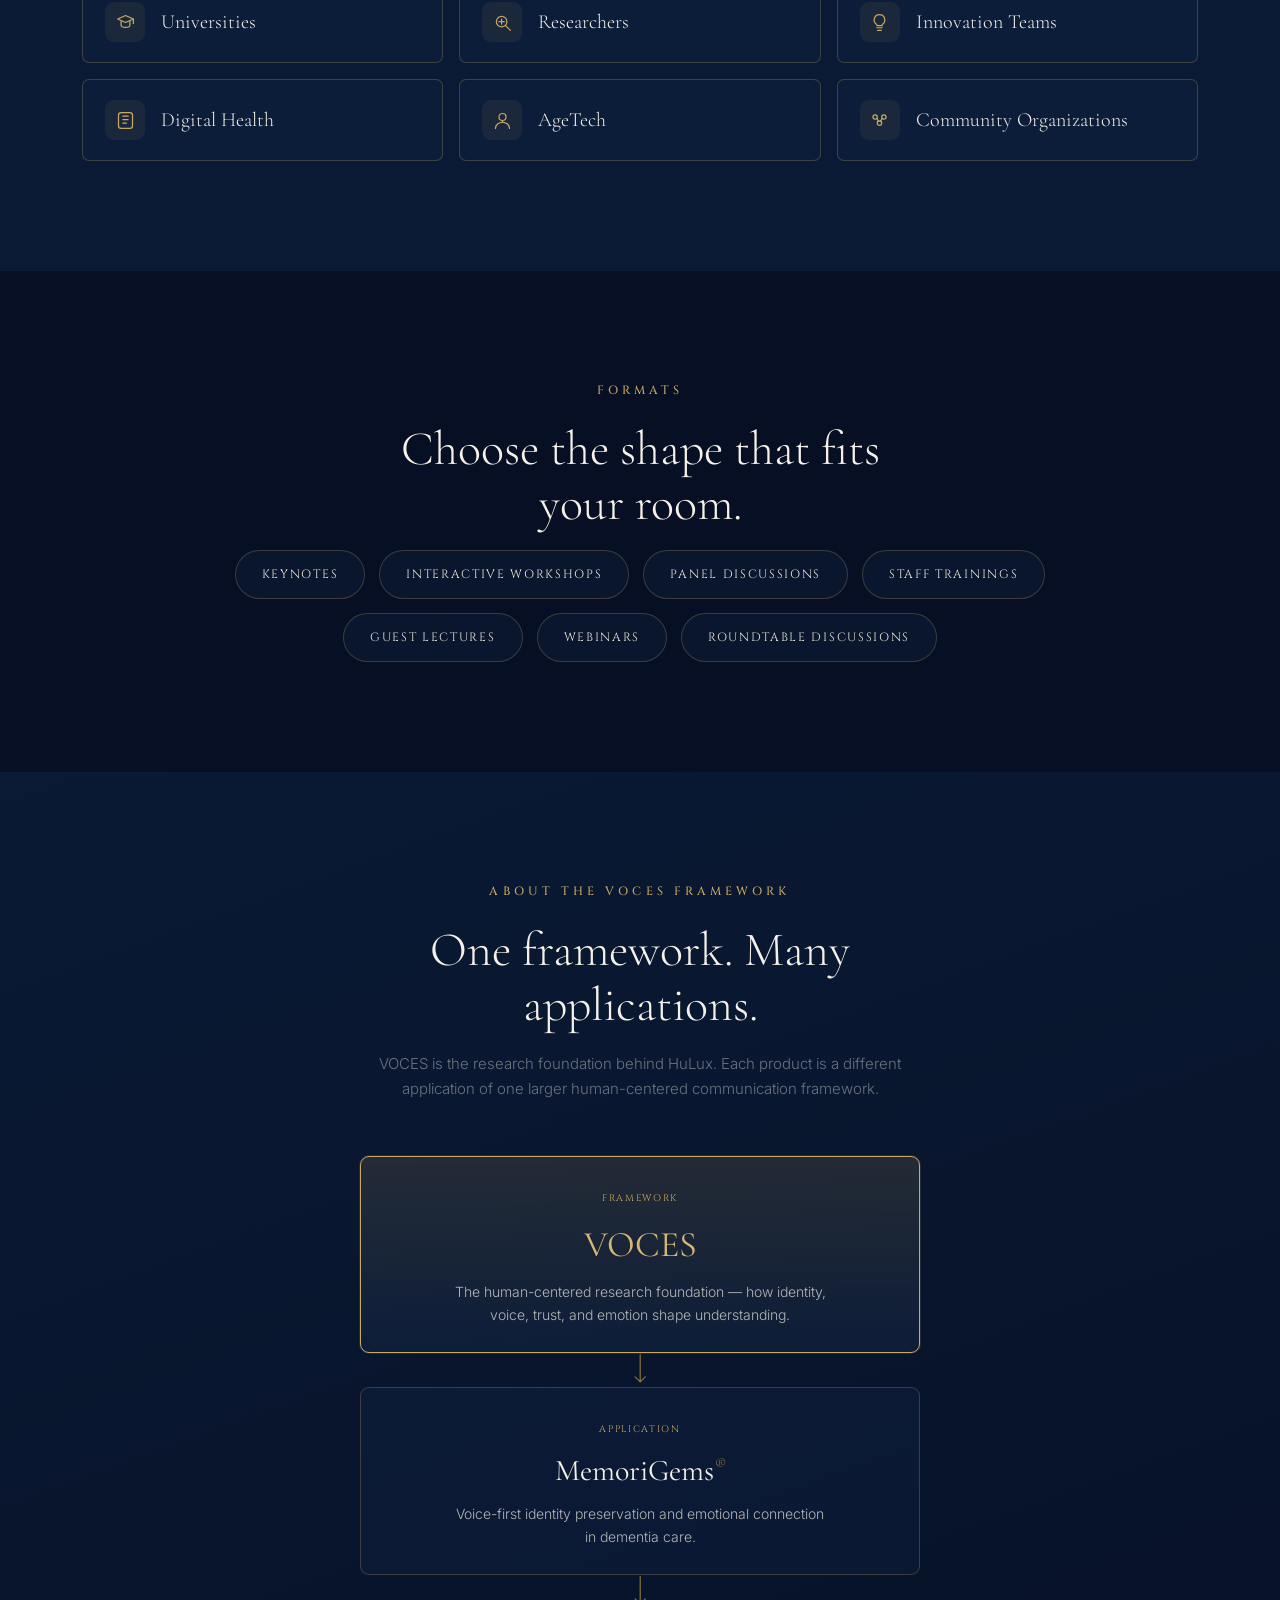
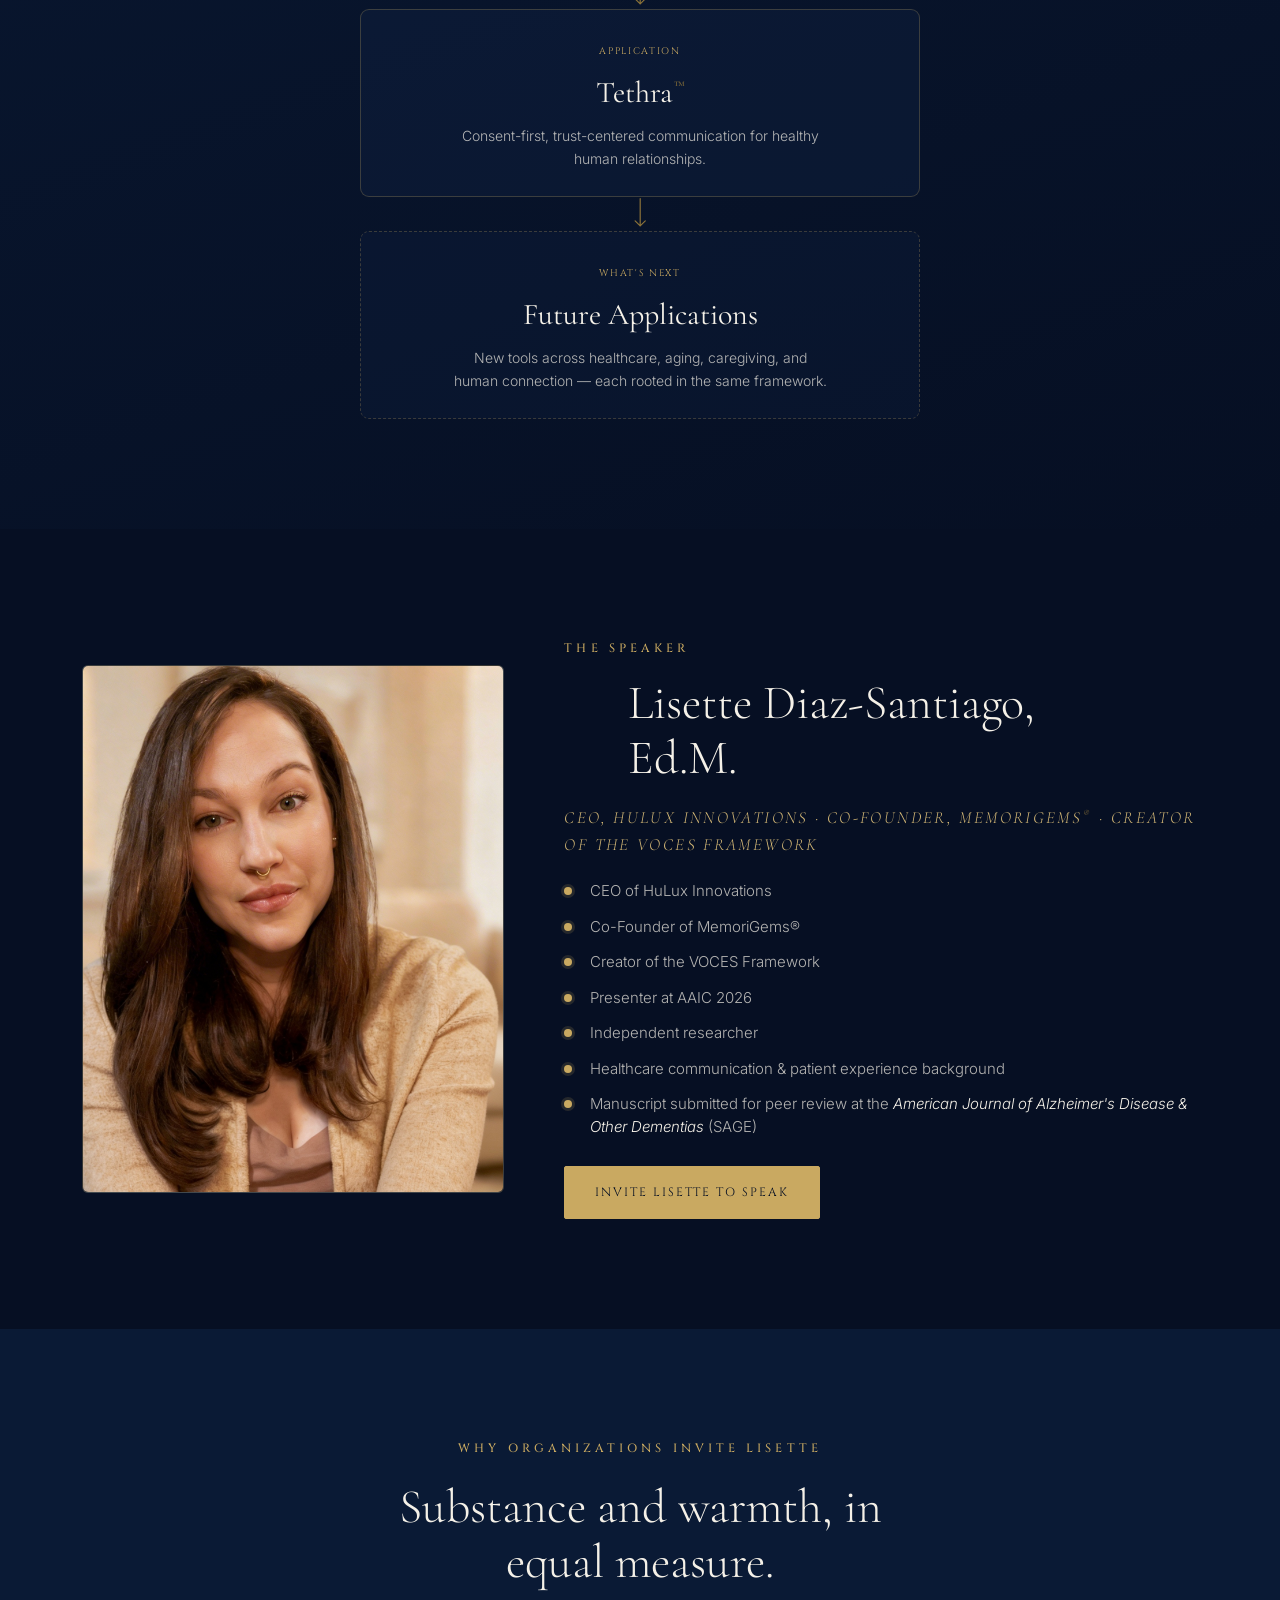
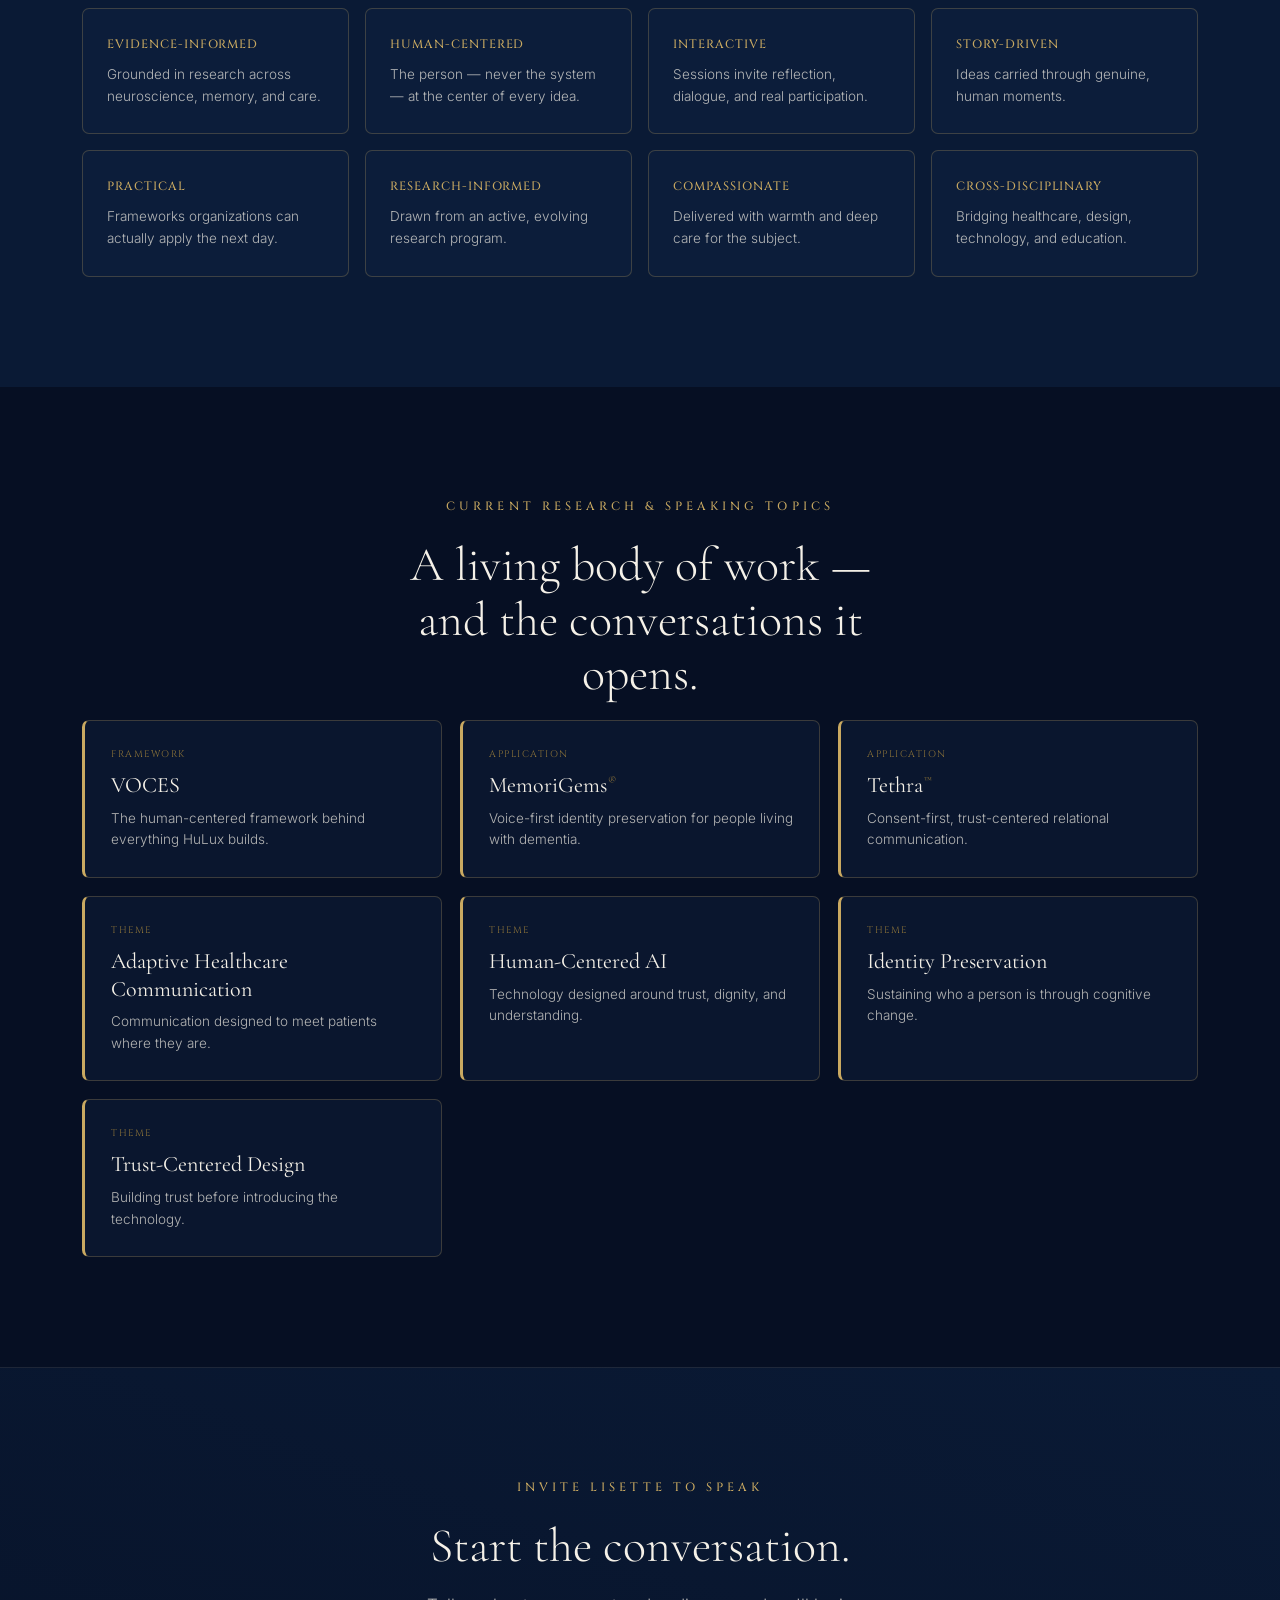
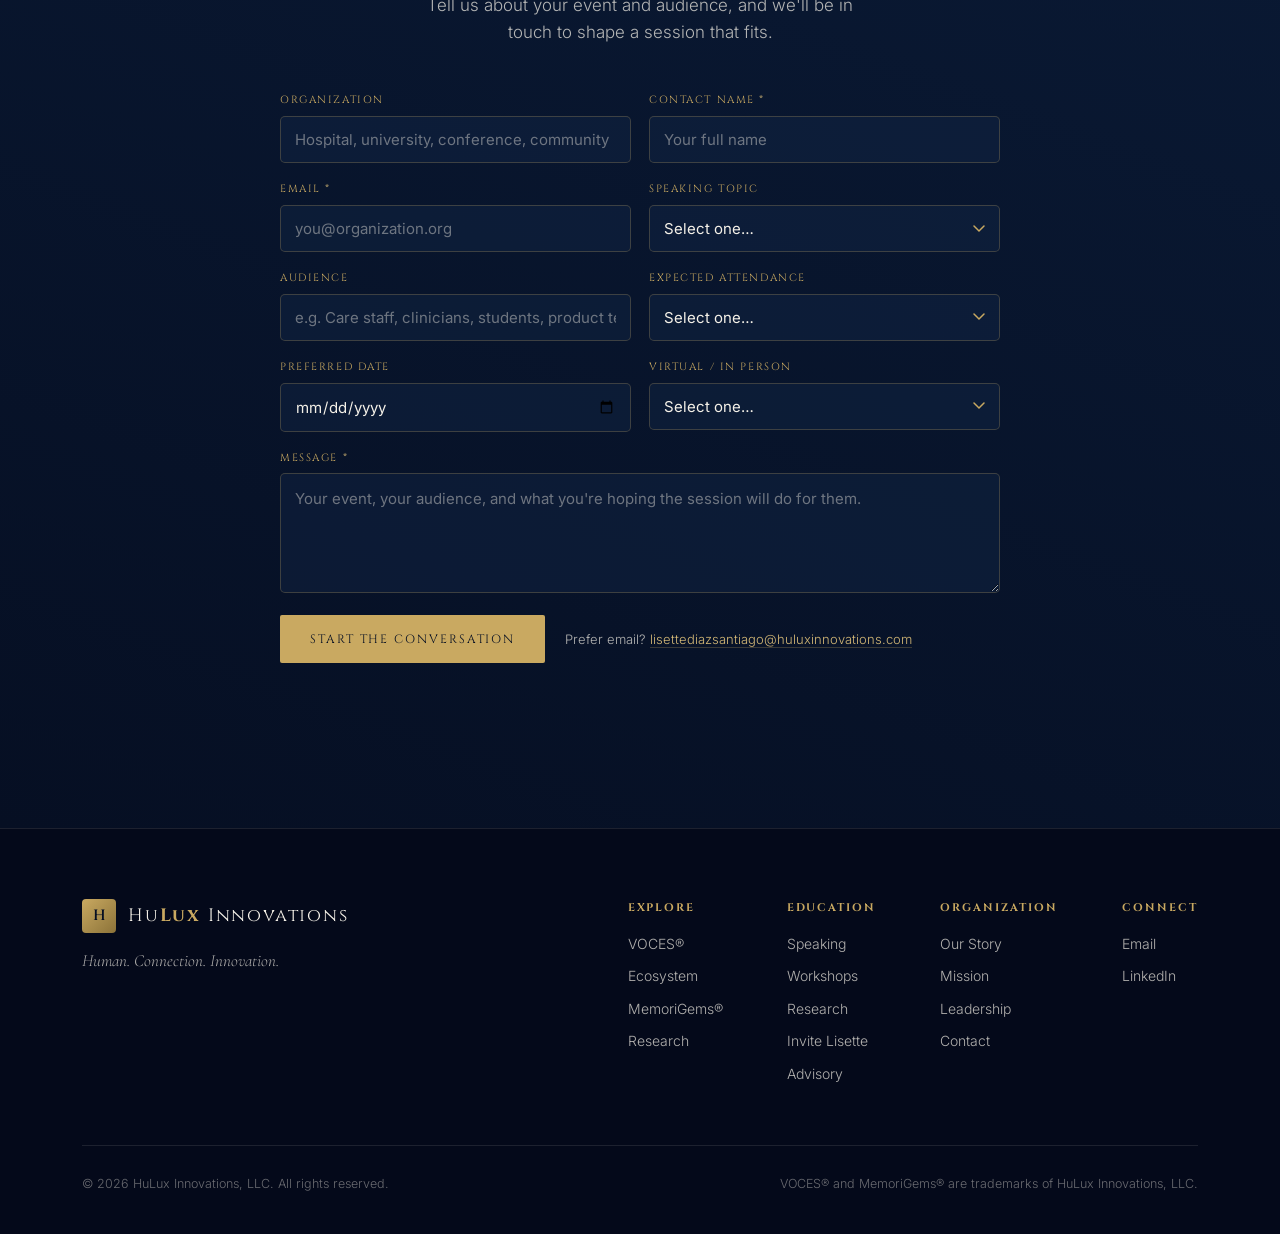
<file: public/education.html>
<!DOCTYPE html>
<html lang="en">
<head>
<meta charset="UTF-8">
<meta name="viewport" content="width=device-width, initial-scale=1.0">
<title>Education — Speaking &amp; Workshops · HuLux Innovations</title>
<meta name="description" content="Research-informed speaking and workshops from Lisette Diaz-Santiago, CEO of HuLux Innovations and creator of the VOCES Framework — on communication, aging, dementia, healthcare, caregiving, and trust-centered technology.">
<link rel="canonical" href="https://huluxinnovations.com/education.html">
<link rel="alternate" hreflang="en" href="https://huluxinnovations.com/education.html">
<link rel="alternate" hreflang="es" href="https://huluxinnovations.com/es/education.html">
<link rel="alternate" hreflang="x-default" href="https://huluxinnovations.com/education.html">
<link rel="icon" type="image/jpeg" href="assets/hulux-mark.jpg">
<meta property="og:type" content="website">
<meta property="og:site_name" content="HuLux Innovations">
<meta property="og:title" content="Education — Speaking & Workshops · HuLux Innovations">
<meta property="og:description" content="Research-informed conversations that help people, organizations, and systems communicate with greater understanding.">
<meta property="og:url" content="https://huluxinnovations.com/education.html">
<meta property="og:image" content="https://huluxinnovations.com/assets/hulux-mark.jpg">
<link rel="preconnect" href="https://fonts.googleapis.com">
<link rel="preconnect" href="https://fonts.gstatic.com" crossorigin>
<link href="https://fonts.googleapis.com/css2?family=Cinzel:wght@400;500;600&family=Cormorant+Garamond:ital,wght@0,300;0,400;0,500;0,600;1,300;1,400&family=Inter:wght@300;400;500&display=swap" rel="stylesheet">
<link rel="stylesheet" href="styles.css">
</head>
<body>

<!-- NAV -->
<header class="nav">
  <div class="wrap">
    <a class="brand" href="index.html">
      <img src="assets/hulux-mark.jpg" alt="HuLux Innovations mark" onerror="this.outerHTML='<span class=&quot;bmark&quot;>H</span>'">
      <span class="btext">Hu<b>Lux</b> Innovations</span>
    </a>
    <nav class="nav-links">
      <a href="index.html#voces">VOCES®</a>
      <a href="index.html#ecosystem">Ecosystem</a>
      <a href="memorigems.html">MemoriGems®</a>
      <a href="education.html" class="active">Education</a>
      <a href="advisory.html">Advisory</a>
      <a href="about.html">About</a>
      <a class="lang-link" href="es/education.html" hreflang="es" lang="es" aria-label="Español" title="Ver en español">ES</a>
      <a class="btn btn-primary" href="#inquire">Invite Lisette</a>
    </nav>
    <button class="nav-toggle" aria-label="Open menu"><span></span><span></span><span></span></button>
  </div>
</header>
<nav class="mobile-menu">
  <a href="index.html#voces">VOCES®</a>
  <a href="index.html#ecosystem">Ecosystem</a>
  <a href="memorigems.html">MemoriGems®</a>
  <a href="education.html">Education</a>
  <a href="advisory.html">Advisory</a>
  <a href="about.html">About</a>
  <a class="lang-link" href="es/education.html" hreflang="es" lang="es">Español</a>
  <a class="btn btn-primary" href="#inquire">Invite Lisette</a>
</nav>

<!-- HERO -->
<section class="page-hero edu-hero">
  <div class="wrap">
    <span class="eyebrow reveal">Education · Speaking &amp; Workshops</span>
    <h1 class="reveal">Speaking &amp; <em>Workshops</em></h1>
    <p class="reveal">Research-informed conversations that help people, organizations, and systems communicate with greater understanding.</p>
    <p class="edu-hero-support reveal">Led by <strong>Lisette Diaz-Santiago</strong>, CEO of HuLux Innovations and creator of the VOCES Framework. Sessions explore communication, aging, dementia, healthcare, caregiving, trust-centered technology, and human-centered design — translating research into ideas organizations can actually use.</p>
    <div class="edu-hero-cta reveal">
      <a class="btn btn-primary" href="#inquire">Invite Lisette to Speak</a>
      <a class="btn btn-ghost" href="assets/hulux-speaker-kit.pdf" download>Download Speaker Information</a>
    </div>
  </div>
</section>

<!-- FEATURED SPEAKING TOPICS -->
<section class="edu edu-topics">
  <div class="wrap">
    <span class="eyebrow reveal center">Featured Speaking Topics</span>
    <h2 class="reveal center">Seven conversations, one human-centered thread.</h2>
    <p class="note reveal center">Each session can be shaped as a keynote, workshop, or lecture and tailored to your audience. Durations are typical and fully adjustable.</p>
    <div class="topic-grid">

      <article class="topic-card reveal">
        <span class="t-icon" aria-hidden="true">
          <svg viewBox="0 0 24 24" fill="none" stroke="currentColor" stroke-width="1.4" stroke-linecap="round" stroke-linejoin="round"><circle cx="12" cy="12" r="3.2"/><path d="M12 2v3M12 19v3M2 12h3M19 12h3M4.9 4.9l2.1 2.1M17 17l2.1 2.1M19.1 4.9L17 7M7 17l-2.1 2.1"/></svg>
        </span>
        <h3>Understanding Before Assumption</h3>
        <p class="t-sub">Introducing the VOCES Framework</p>
        <p class="t-desc">Why understanding must come before assumption — and how the VOCES Framework reframes communication around the person rather than the system.</p>
        <div class="t-meta">
          <div><span class="t-label">Audience</span>Healthcare leaders · Conferences · Universities</div>
          <div><span class="t-label">Duration</span>Keynote · 45–60 min</div>
        </div>
        <a class="t-more" href="#inquire">Learn more →</a>
      </article>

      <article class="topic-card reveal">
        <span class="t-icon" aria-hidden="true">
          <svg viewBox="0 0 24 24" fill="none" stroke="currentColor" stroke-width="1.4" stroke-linecap="round" stroke-linejoin="round"><path d="M6 9a6 6 0 0112 0c0 2-1 3-1 5a5 5 0 01-10 0c0-2-1-3-1-5z"/><path d="M9.5 20h5M10 22h4"/><path d="M9 10c.8-1 2.2-1 3 0"/></svg>
        </span>
        <h3>Beyond Recall</h3>
        <p class="t-sub">Voice, Identity &amp; Emotional Connection in Dementia</p>
        <p class="t-desc">How familiar voice and emotional memory can sustain identity and connection even as recall begins to fade.</p>
        <div class="t-meta">
          <div><span class="t-label">Audience</span>Memory care · Senior living · Adult day health · Caregiver organizations</div>
          <div><span class="t-label">Duration</span>Keynote or workshop · 60–90 min</div>
        </div>
        <a class="t-more" href="#inquire">Learn more →</a>
      </article>

      <article class="topic-card reveal">
        <span class="t-icon" aria-hidden="true">
          <svg viewBox="0 0 24 24" fill="none" stroke="currentColor" stroke-width="1.4" stroke-linecap="round" stroke-linejoin="round"><path d="M4 6h10M4 12h16M4 18h7"/><circle cx="18" cy="6" r="2"/><circle cx="15" cy="18" r="2"/></svg>
        </span>
        <h3>Designing Communication That Meets People Where They Are</h3>
        <p class="t-sub">Healthcare communication · Patient experience · Adaptive communication</p>
        <p class="t-desc">Practical principles for designing communication that adapts to people, instead of expecting people to adapt to it.</p>
        <div class="t-meta">
          <div><span class="t-label">Audience</span>Hospitals · Clinics · Medical education</div>
          <div><span class="t-label">Duration</span>Workshop · 60–90 min</div>
        </div>
        <a class="t-more" href="#inquire">Learn more →</a>
      </article>

      <article class="topic-card reveal">
        <span class="t-icon" aria-hidden="true">
          <svg viewBox="0 0 24 24" fill="none" stroke="currentColor" stroke-width="1.4" stroke-linecap="round" stroke-linejoin="round"><path d="M12 21s-7-4.5-7-10a4 4 0 017-2.6A4 4 0 0119 11c0 5.5-7 10-7 10z"/><circle cx="12" cy="10.5" r="1.4"/></svg>
        </span>
        <h3>Holding the Person in View</h3>
        <p class="t-sub">Identity preservation &amp; meaningful connection</p>
        <p class="t-desc">Supporting caregivers in preserving identity and sustaining meaningful connection through change.</p>
        <div class="t-meta">
          <div><span class="t-label">Audience</span>Family caregivers · Support organizations · Memory cafés</div>
          <div><span class="t-label">Duration</span>Talk · 45–60 min</div>
        </div>
        <a class="t-more" href="#inquire">Learn more →</a>
      </article>

      <article class="topic-card reveal">
        <span class="t-icon" aria-hidden="true">
          <svg viewBox="0 0 24 24" fill="none" stroke="currentColor" stroke-width="1.4" stroke-linecap="round" stroke-linejoin="round"><path d="M12 3l7 3v5c0 4.4-3 7.6-7 9-4-1.4-7-4.6-7-9V6l7-3z"/><path d="M9 12l2 2 4-4"/></svg>
        </span>
        <h3>Trust Before Technology</h3>
        <p class="t-sub">Human-centered design for AgeTech, Digital Health &amp; AI</p>
        <p class="t-desc">Why trust — not features — determines whether technology actually serves the people it is built for.</p>
        <div class="t-meta">
          <div><span class="t-label">Audience</span>Innovation conferences · Product teams · Design leaders</div>
          <div><span class="t-label">Duration</span>Keynote · 45 min</div>
        </div>
        <a class="t-more" href="#inquire">Learn more →</a>
      </article>

      <article class="topic-card reveal">
        <span class="t-icon" aria-hidden="true">
          <svg viewBox="0 0 24 24" fill="none" stroke="currentColor" stroke-width="1.4" stroke-linecap="round" stroke-linejoin="round"><circle cx="8" cy="9" r="3"/><circle cx="16" cy="9" r="3"/><path d="M11 9h2"/><path d="M3 20c0-2.8 2.2-5 5-5s5 2.2 5 5M11 20c0-2.8 2.2-5 5-5s5 2.2 5 5"/></svg>
        </span>
        <h3>Understanding Comes Before Compatibility</h3>
        <p class="t-sub">Introducing Tethra &amp; trust-centered communication</p>
        <p class="t-desc">How trust-centered communication and shared understanding strengthen human relationships — the thinking behind Tethra.</p>
        <div class="t-meta">
          <div><span class="t-label">Audience</span>Relationship educators · Universities · Wellness organizations</div>
          <div><span class="t-label">Duration</span>Talk · 45 min</div>
        </div>
        <a class="t-more" href="#inquire">Learn more →</a>
      </article>

      <article class="topic-card reveal">
        <span class="t-icon" aria-hidden="true">
          <svg viewBox="0 0 24 24" fill="none" stroke="currentColor" stroke-width="1.4" stroke-linecap="round" stroke-linejoin="round"><path d="M9 4a3 3 0 016 0"/><path d="M8 7h8l-1 2H9L8 7z"/><path d="M8.5 9.5C7.5 12 7 14 7 16a5 5 0 0010 0c0-2-.5-4-1.5-6.5"/><path d="M12 13c1.6 1.8 1.6 3.4 0 5-1.6-1.6-1.6-3.2 0-5z"/></svg>
        </span>
        <h3>Borrowed Courage</h3>
        <p class="t-sub">When trusted voices help us find our own</p>
        <p class="t-desc">Why a familiar, trusted voice can steady us before medicine or treatment ever begins — and how communication itself can become a first intervention.</p>
        <div class="t-meta">
          <div><span class="t-label">Audience</span>Healthcare · Education · Caregiving · Leadership · General audiences</div>
          <div><span class="t-label">Duration</span>Keynote · 30 min · Virtual or in person</div>
        </div>
        <a class="t-more" href="#inquire">Learn more →</a>
      </article>

    </div>
  </div>
</section>

<!-- WHO THESE SESSIONS ARE FOR -->
<section class="edu edu-for">
  <div class="wrap">
    <span class="eyebrow reveal center">Who These Sessions Are For</span>
    <h2 class="reveal center">Built for the people closest to the work.</h2>
    <div class="for-grid">
      <div class="for-card reveal"><span class="f-ic" aria-hidden="true"><svg viewBox="0 0 24 24" fill="none" stroke="currentColor" stroke-width="1.4" stroke-linecap="round" stroke-linejoin="round"><path d="M12 6v12M6 12h12"/><rect x="3" y="3" width="18" height="18" rx="4"/></svg></span>Healthcare</div>
      <div class="for-card reveal"><span class="f-ic" aria-hidden="true"><svg viewBox="0 0 24 24" fill="none" stroke="currentColor" stroke-width="1.4" stroke-linecap="round" stroke-linejoin="round"><path d="M3 21V9l9-6 9 6v12"/><path d="M9 21v-6h6v6"/></svg></span>Senior Living</div>
      <div class="for-card reveal"><span class="f-ic" aria-hidden="true"><svg viewBox="0 0 24 24" fill="none" stroke="currentColor" stroke-width="1.4" stroke-linecap="round" stroke-linejoin="round"><path d="M12 21s-6.5-4.3-9-8.5C1.3 9.3 3 6 6.2 6c2 0 3.2 1.2 3.8 2 .6-.8 1.8-2 3.8-2C17 6 18.7 9.3 21 12.5 18.5 16.7 12 21 12 21z"/></svg></span>Caregivers</div>
      <div class="for-card reveal"><span class="f-ic" aria-hidden="true"><svg viewBox="0 0 24 24" fill="none" stroke="currentColor" stroke-width="1.4" stroke-linecap="round" stroke-linejoin="round"><path d="M3 8l9-4 9 4-9 4-9-4z"/><path d="M7 10.5V15c0 1.4 2.2 2.5 5 2.5s5-1.1 5-2.5v-4.5M21 8v5"/></svg></span>Universities</div>
      <div class="for-card reveal"><span class="f-ic" aria-hidden="true"><svg viewBox="0 0 24 24" fill="none" stroke="currentColor" stroke-width="1.4" stroke-linecap="round" stroke-linejoin="round"><circle cx="11" cy="11" r="6"/><path d="M15.5 15.5L21 21"/><path d="M11 8v6M8 11h6"/></svg></span>Researchers</div>
      <div class="for-card reveal"><span class="f-ic" aria-hidden="true"><svg viewBox="0 0 24 24" fill="none" stroke="currentColor" stroke-width="1.4" stroke-linecap="round" stroke-linejoin="round"><path d="M9 18h6M10 21h4"/><path d="M12 3a6 6 0 00-3.5 10.9c.5.4.5.8.5 1.6h6c0-.8 0-1.2.5-1.6A6 6 0 0012 3z"/></svg></span>Innovation Teams</div>
      <div class="for-card reveal"><span class="f-ic" aria-hidden="true"><svg viewBox="0 0 24 24" fill="none" stroke="currentColor" stroke-width="1.4" stroke-linecap="round" stroke-linejoin="round"><rect x="4" y="3" width="16" height="18" rx="3"/><path d="M9 7h6M9 11h6M9 15h4"/></svg></span>Digital Health</div>
      <div class="for-card reveal"><span class="f-ic" aria-hidden="true"><svg viewBox="0 0 24 24" fill="none" stroke="currentColor" stroke-width="1.4" stroke-linecap="round" stroke-linejoin="round"><circle cx="12" cy="8" r="4"/><path d="M4 21c0-4 3.6-7 8-7s8 3 8 7"/><path d="M12 12v2"/></svg></span>AgeTech</div>
      <div class="for-card reveal"><span class="f-ic" aria-hidden="true"><svg viewBox="0 0 24 24" fill="none" stroke="currentColor" stroke-width="1.4" stroke-linecap="round" stroke-linejoin="round"><circle cx="7" cy="8" r="2.5"/><circle cx="17" cy="8" r="2.5"/><circle cx="12" cy="15" r="2.5"/><path d="M8.8 9.6L11 13M15.2 9.6L13 13"/></svg></span>Community Organizations</div>
    </div>
  </div>
</section>

<!-- FORMATS -->
<section class="edu edu-formats">
  <div class="wrap">
    <span class="eyebrow reveal center">Formats</span>
    <h2 class="reveal center">Choose the shape that fits your room.</h2>
    <div class="format-row reveal">
      <span class="format-chip">Keynotes</span>
      <span class="format-chip">Interactive Workshops</span>
      <span class="format-chip">Panel Discussions</span>
      <span class="format-chip">Staff Trainings</span>
      <span class="format-chip">Guest Lectures</span>
      <span class="format-chip">Webinars</span>
      <span class="format-chip">Roundtable Discussions</span>
    </div>
  </div>
</section>

<!-- ABOUT THE VOCES FRAMEWORK -->
<section class="edu edu-voces">
  <div class="wrap">
    <span class="eyebrow reveal center">About the VOCES Framework</span>
    <h2 class="reveal center">One framework. Many applications.</h2>
    <p class="note reveal center">VOCES is the research foundation behind HuLux. Each product is a different application of one larger human-centered communication framework.</p>
    <div class="flow reveal">
      <div class="flow-node root">
        <span class="fn-tag">Framework</span>
        <h3>VOCES</h3>
        <p>The human-centered research foundation — how identity, voice, trust, and emotion shape understanding.</p>
      </div>
      <div class="flow-arrow" aria-hidden="true"><svg viewBox="0 0 24 40" fill="none" stroke="currentColor" stroke-width="1.4" stroke-linecap="round" stroke-linejoin="round"><path d="M12 2v32M6 28l6 6 6-6"/></svg></div>
      <div class="flow-node">
        <span class="fn-tag">Application</span>
        <h3>MemoriGems<span class="reg">®</span></h3>
        <p>Voice-first identity preservation and emotional connection in dementia care.</p>
      </div>
      <div class="flow-arrow" aria-hidden="true"><svg viewBox="0 0 24 40" fill="none" stroke="currentColor" stroke-width="1.4" stroke-linecap="round" stroke-linejoin="round"><path d="M12 2v32M6 28l6 6 6-6"/></svg></div>
      <div class="flow-node">
        <span class="fn-tag">Application</span>
        <h3>Tethra<span class="reg">™</span></h3>
        <p>Consent-first, trust-centered communication for healthy human relationships.</p>
      </div>
      <div class="flow-arrow" aria-hidden="true"><svg viewBox="0 0 24 40" fill="none" stroke="currentColor" stroke-width="1.4" stroke-linecap="round" stroke-linejoin="round"><path d="M12 2v32M6 28l6 6 6-6"/></svg></div>
      <div class="flow-node future">
        <span class="fn-tag">What's next</span>
        <h3>Future Applications</h3>
        <p>New tools across healthcare, aging, caregiving, and human connection — each rooted in the same framework.</p>
      </div>
    </div>
  </div>
</section>

<!-- SPEAKER BIO -->
<section class="edu leader edu-bio" id="speaker">
  <div class="wrap">
    <div class="grid">
      <div class="photo reveal">
        <img src="lisette-headshot.jpg" alt="Lisette Diaz-Santiago, CEO of HuLux Innovations" onerror="this.parentElement.style.minHeight='420px'">
      </div>
      <div class="reveal">
        <span class="eyebrow">The Speaker</span>
        <h2>Lisette Diaz-Santiago, Ed.M.</h2>
        <div class="role">CEO, HuLux Innovations · Co-Founder, MemoriGems<span class="reg">®</span> · Creator of the VOCES Framework</div>
        <ul class="bio-list">
          <li>CEO of HuLux Innovations</li>
          <li>Co-Founder of MemoriGems®</li>
          <li>Creator of the VOCES Framework</li>
          <li>Presenter at AAIC 2026</li>
          <li>Independent researcher</li>
          <li>Healthcare communication &amp; patient experience background</li>
          <li>Manuscript submitted for peer review at the <em>American Journal of Alzheimer's Disease &amp; Other Dementias</em> (SAGE)</li>
        </ul>
        <div class="cta-row"><a class="btn btn-primary" href="#inquire">Invite Lisette to Speak</a></div>
      </div>
    </div>
  </div>
</section>

<!-- WHY ORGANIZATIONS INVITE LISETTE -->
<section class="edu edu-why">
  <div class="wrap">
    <span class="eyebrow reveal center">Why Organizations Invite Lisette</span>
    <h2 class="reveal center">Substance and warmth, in equal measure.</h2>
    <div class="why-grid">
      <div class="why-card reveal"><h3>Evidence-informed</h3><p>Grounded in research across neuroscience, memory, and care.</p></div>
      <div class="why-card reveal"><h3>Human-centered</h3><p>The person — never the system — at the center of every idea.</p></div>
      <div class="why-card reveal"><h3>Interactive</h3><p>Sessions invite reflection, dialogue, and real participation.</p></div>
      <div class="why-card reveal"><h3>Story-driven</h3><p>Ideas carried through genuine, human moments.</p></div>
      <div class="why-card reveal"><h3>Practical</h3><p>Frameworks organizations can actually apply the next day.</p></div>
      <div class="why-card reveal"><h3>Research-informed</h3><p>Drawn from an active, evolving research program.</p></div>
      <div class="why-card reveal"><h3>Compassionate</h3><p>Delivered with warmth and deep care for the subject.</p></div>
      <div class="why-card reveal"><h3>Cross-disciplinary</h3><p>Bridging healthcare, design, technology, and education.</p></div>
    </div>
  </div>
</section>

<!-- CURRENT RESEARCH & SPEAKING TOPICS -->
<section class="edu edu-current">
  <div class="wrap">
    <span class="eyebrow reveal center">Current Research &amp; Speaking Topics</span>
    <h2 class="reveal center">A living body of work — and the conversations it opens.</h2>
    <div class="current-grid">
      <div class="current-card reveal"><span class="c-eyebrow">Framework</span><h3>VOCES</h3><p>The human-centered framework behind everything HuLux builds.</p></div>
      <div class="current-card reveal"><span class="c-eyebrow">Application</span><h3>MemoriGems<span class="reg">®</span></h3><p>Voice-first identity preservation for people living with dementia.</p></div>
      <div class="current-card reveal"><span class="c-eyebrow">Application</span><h3>Tethra<span class="reg">™</span></h3><p>Consent-first, trust-centered relational communication.</p></div>
      <div class="current-card reveal"><span class="c-eyebrow">Theme</span><h3>Adaptive Healthcare Communication</h3><p>Communication designed to meet patients where they are.</p></div>
      <div class="current-card reveal"><span class="c-eyebrow">Theme</span><h3>Human-Centered AI</h3><p>Technology designed around trust, dignity, and understanding.</p></div>
      <div class="current-card reveal"><span class="c-eyebrow">Theme</span><h3>Identity Preservation</h3><p>Sustaining who a person is through cognitive change.</p></div>
      <div class="current-card reveal"><span class="c-eyebrow">Theme</span><h3>Trust-Centered Design</h3><p>Building trust before introducing the technology.</p></div>
    </div>
  </div>
</section>

<!-- CONTACT / INQUIRY -->
<section class="edu contact edu-inquire" id="inquire">
  <div class="wrap">
    <span class="eyebrow reveal center">Invite Lisette to Speak</span>
    <h2 class="reveal center">Start the conversation.</h2>
    <p class="reveal center">Tell us about your event and audience, and we'll be in touch to shape a session that fits.</p>
    <form class="intake reveal" action="https://formspree.io/f/xdardwky" method="POST">
      <input type="hidden" name="_subject" value="New speaking inquiry — HuLux Innovations">
      <div class="row2">
        <div class="field"><label for="s-org">Organization</label><input id="s-org" name="organization" type="text" placeholder="Hospital, university, conference, community"></div>
        <div class="field"><label for="s-name">Contact name <span class="req">*</span></label><input id="s-name" name="name" type="text" required placeholder="Your full name"></div>
      </div>
      <div class="row2">
        <div class="field"><label for="s-email">Email <span class="req">*</span></label><input id="s-email" name="email" type="email" required placeholder="you@organization.org"></div>
        <div class="field"><label for="s-topic">Speaking topic</label>
          <select id="s-topic" name="topic">
            <option value="" disabled selected>Select one…</option>
            <option>Understanding Before Assumption (VOCES)</option>
            <option>Beyond Recall (Dementia)</option>
            <option>Designing Communication That Meets People Where They Are</option>
            <option>Holding the Person in View (Caregivers)</option>
            <option>Trust Before Technology (AgeTech / AI)</option>
            <option>Understanding Comes Before Compatibility (Tethra)</option>
            <option>Borrowed Courage (Trusted voices)</option>
            <option>Not sure yet / other</option>
          </select>
        </div>
      </div>
      <div class="row2">
        <div class="field"><label for="s-aud">Audience</label><input id="s-aud" name="audience" type="text" placeholder="e.g. Care staff, clinicians, students, product team"></div>
        <div class="field"><label for="s-att">Expected attendance</label>
          <select id="s-att" name="attendance">
            <option value="" disabled selected>Select one…</option>
            <option>Under 50</option>
            <option>50–150</option>
            <option>150–500</option>
            <option>500+</option>
          </select>
        </div>
      </div>
      <div class="row2">
        <div class="field"><label for="s-date">Preferred date</label><input id="s-date" name="preferred_date" type="date"></div>
        <div class="field"><label for="s-mode">Virtual / in person</label>
          <select id="s-mode" name="format">
            <option value="" disabled selected>Select one…</option>
            <option>In person</option>
            <option>Virtual</option>
            <option>Either / flexible</option>
          </select>
        </div>
      </div>
      <div class="field"><label for="s-msg">Message <span class="req">*</span></label><textarea id="s-msg" name="message" required placeholder="Your event, your audience, and what you're hoping the session will do for them."></textarea></div>
      <input class="hp" type="text" name="_gotcha" tabindex="-1" autocomplete="off" aria-hidden="true">
      <div class="actions">
        <button class="btn btn-primary" type="submit">Start the Conversation</button>
        <span class="alt">Prefer email? <a href="mailto:lisettediazsantiago@huluxinnovations.com?subject=Speaking%20Inquiry">lisettediazsantiago@huluxinnovations.com</a></span>
      </div>
      <p class="form-status" role="status" aria-live="polite"></p>
    </form>
    <div class="intake-done">
      <h3>Thank you — we've got it.</h3>
      <p>Your speaking inquiry is on its way to the HuLux team. We read every message personally and will be in touch soon.</p>
    </div>
  </div>
</section>

<!-- FOOTER -->
<footer class="footer">
  <div class="wrap">
    <div class="top">
      <div>
        <a class="brand" href="index.html"><span class="bmark">H</span><span class="btext">Hu<b>Lux</b> Innovations</span></a>
        <p class="tagline">Human. Connection. Innovation.</p>
      </div>
      <div class="cols">
        <div class="col"><h4>Explore</h4><a href="index.html#voces">VOCES®</a><a href="index.html#ecosystem">Ecosystem</a><a href="memorigems.html">MemoriGems®</a><a href="index.html#research">Research</a></div>
        <div class="col"><h4>Education</h4><a href="education.html">Speaking</a><a href="education.html">Workshops</a><a href="index.html#research">Research</a><a href="education.html#inquire">Invite Lisette</a><a href="advisory.html">Advisory</a></div>
        <div class="col"><h4>Organization</h4><a href="about.html#story">Our Story</a><a href="about.html#mission">Mission</a><a href="about.html#leadership">Leadership</a><a href="index.html#contact">Contact</a></div>
        <div class="col"><h4>Connect</h4><a href="mailto:lisettediazsantiago@huluxinnovations.com">Email</a><a href="https://www.linkedin.com/company/hulux-innovations/" target="_blank" rel="noopener">LinkedIn</a></div>
      </div>
    </div>
    <div class="bottom">
      <span>© 2026 HuLux Innovations, LLC. All rights reserved.</span>
      <span>VOCES® and MemoriGems® are trademarks of HuLux Innovations, LLC.</span>
    </div>
  </div>
</footer>

<script src="script.js"></script>
</body>
</html>
</file>
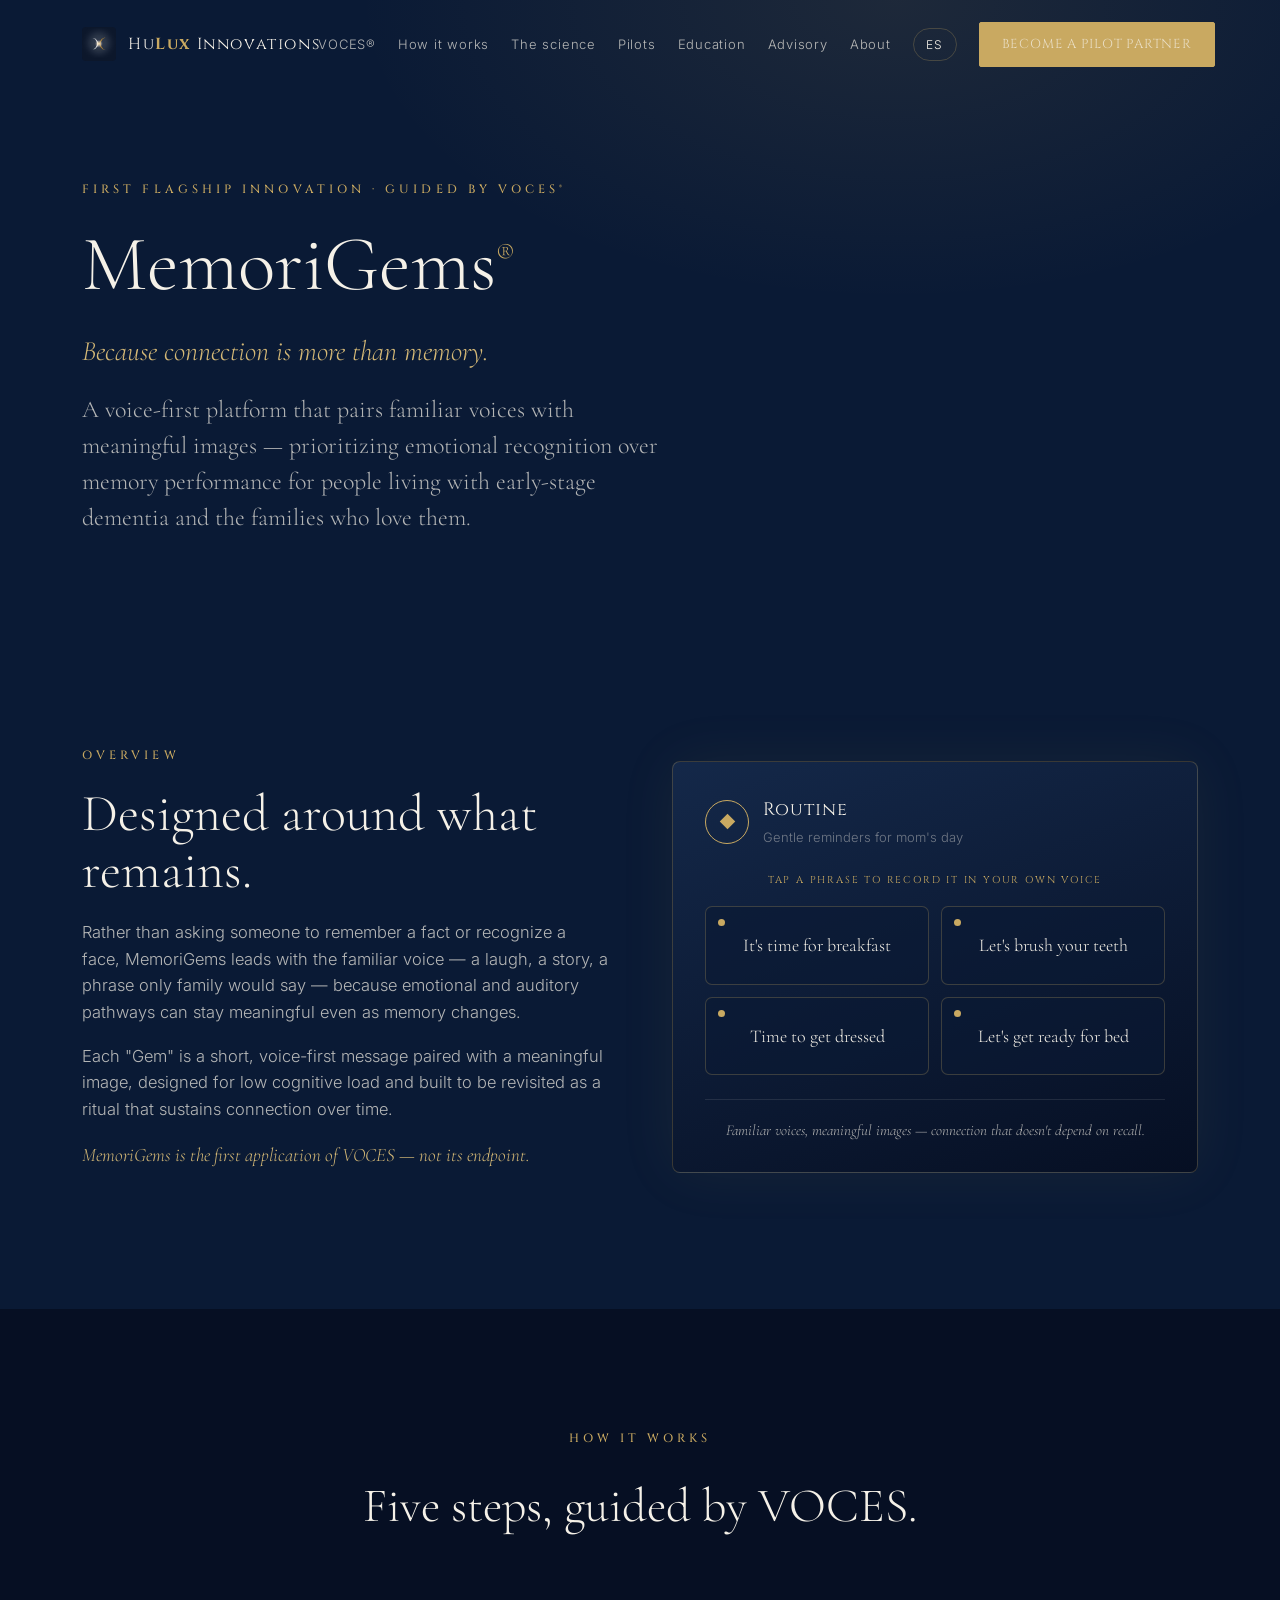
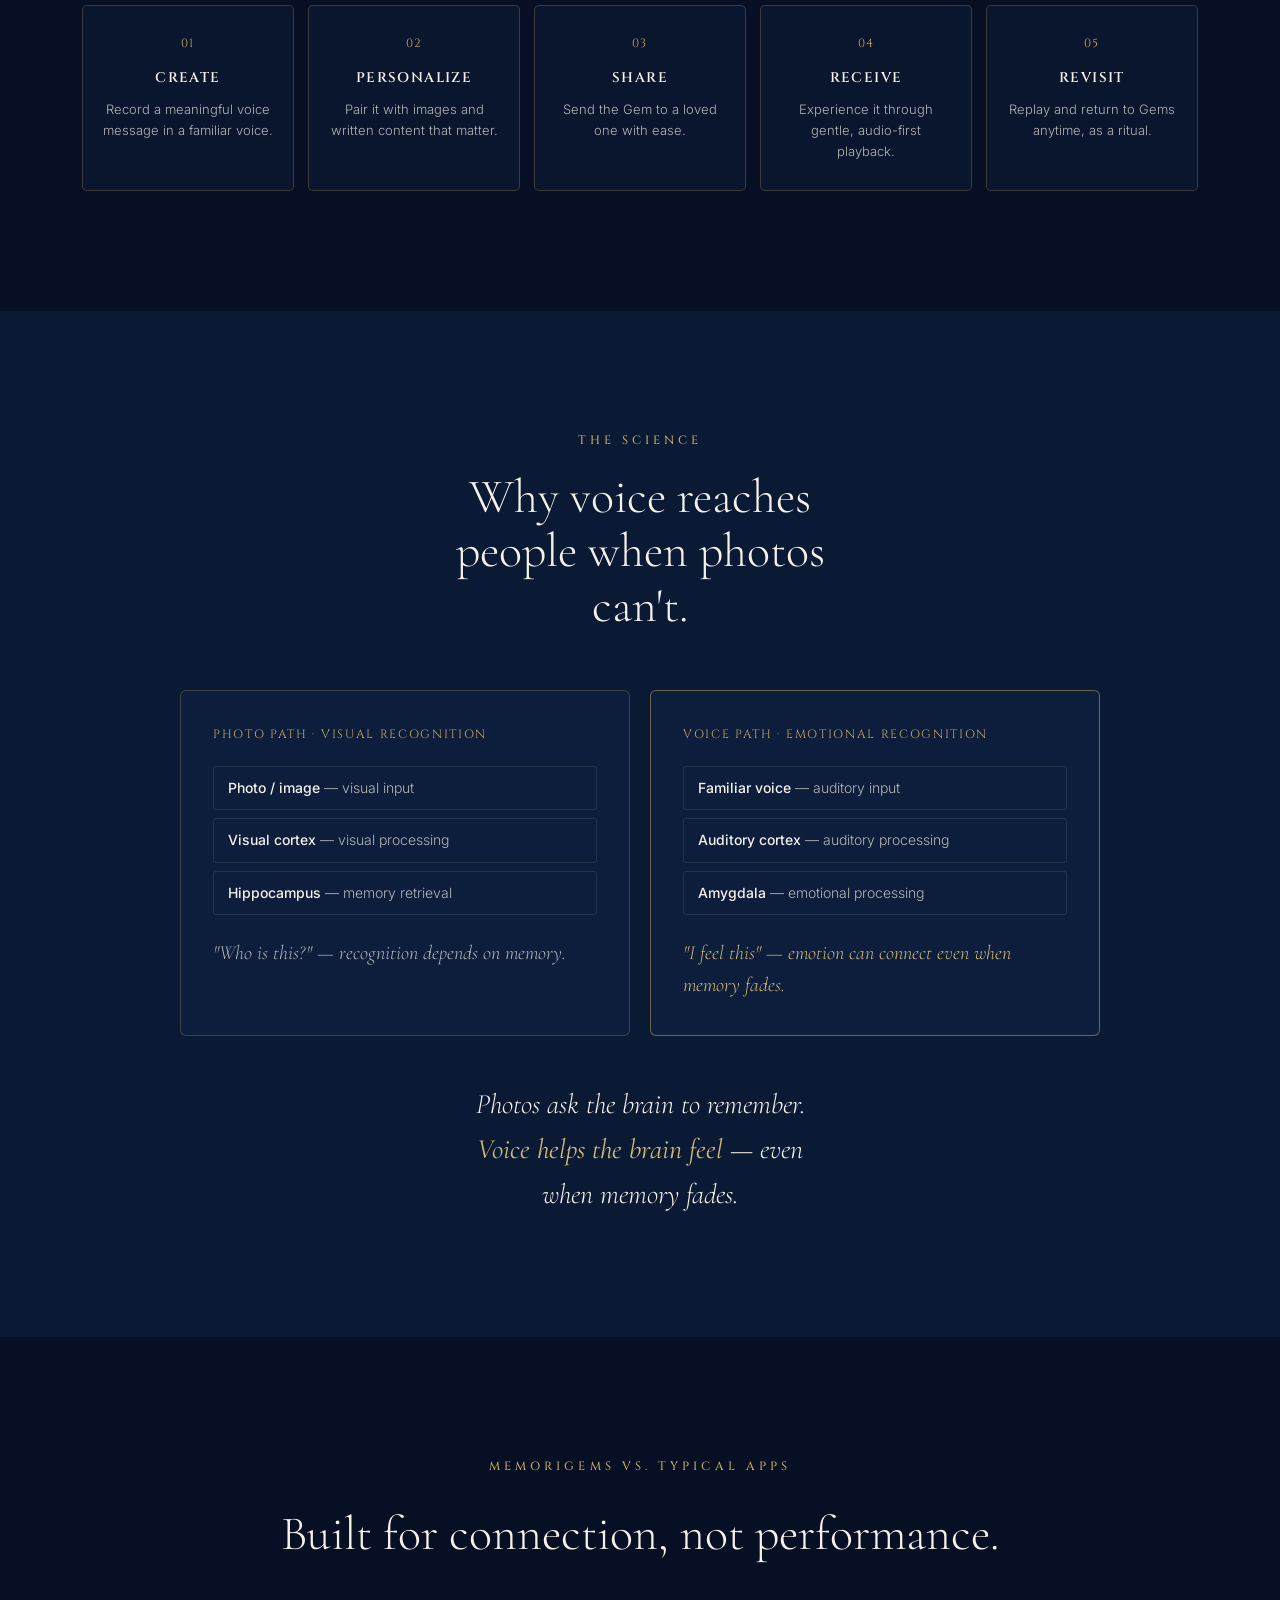
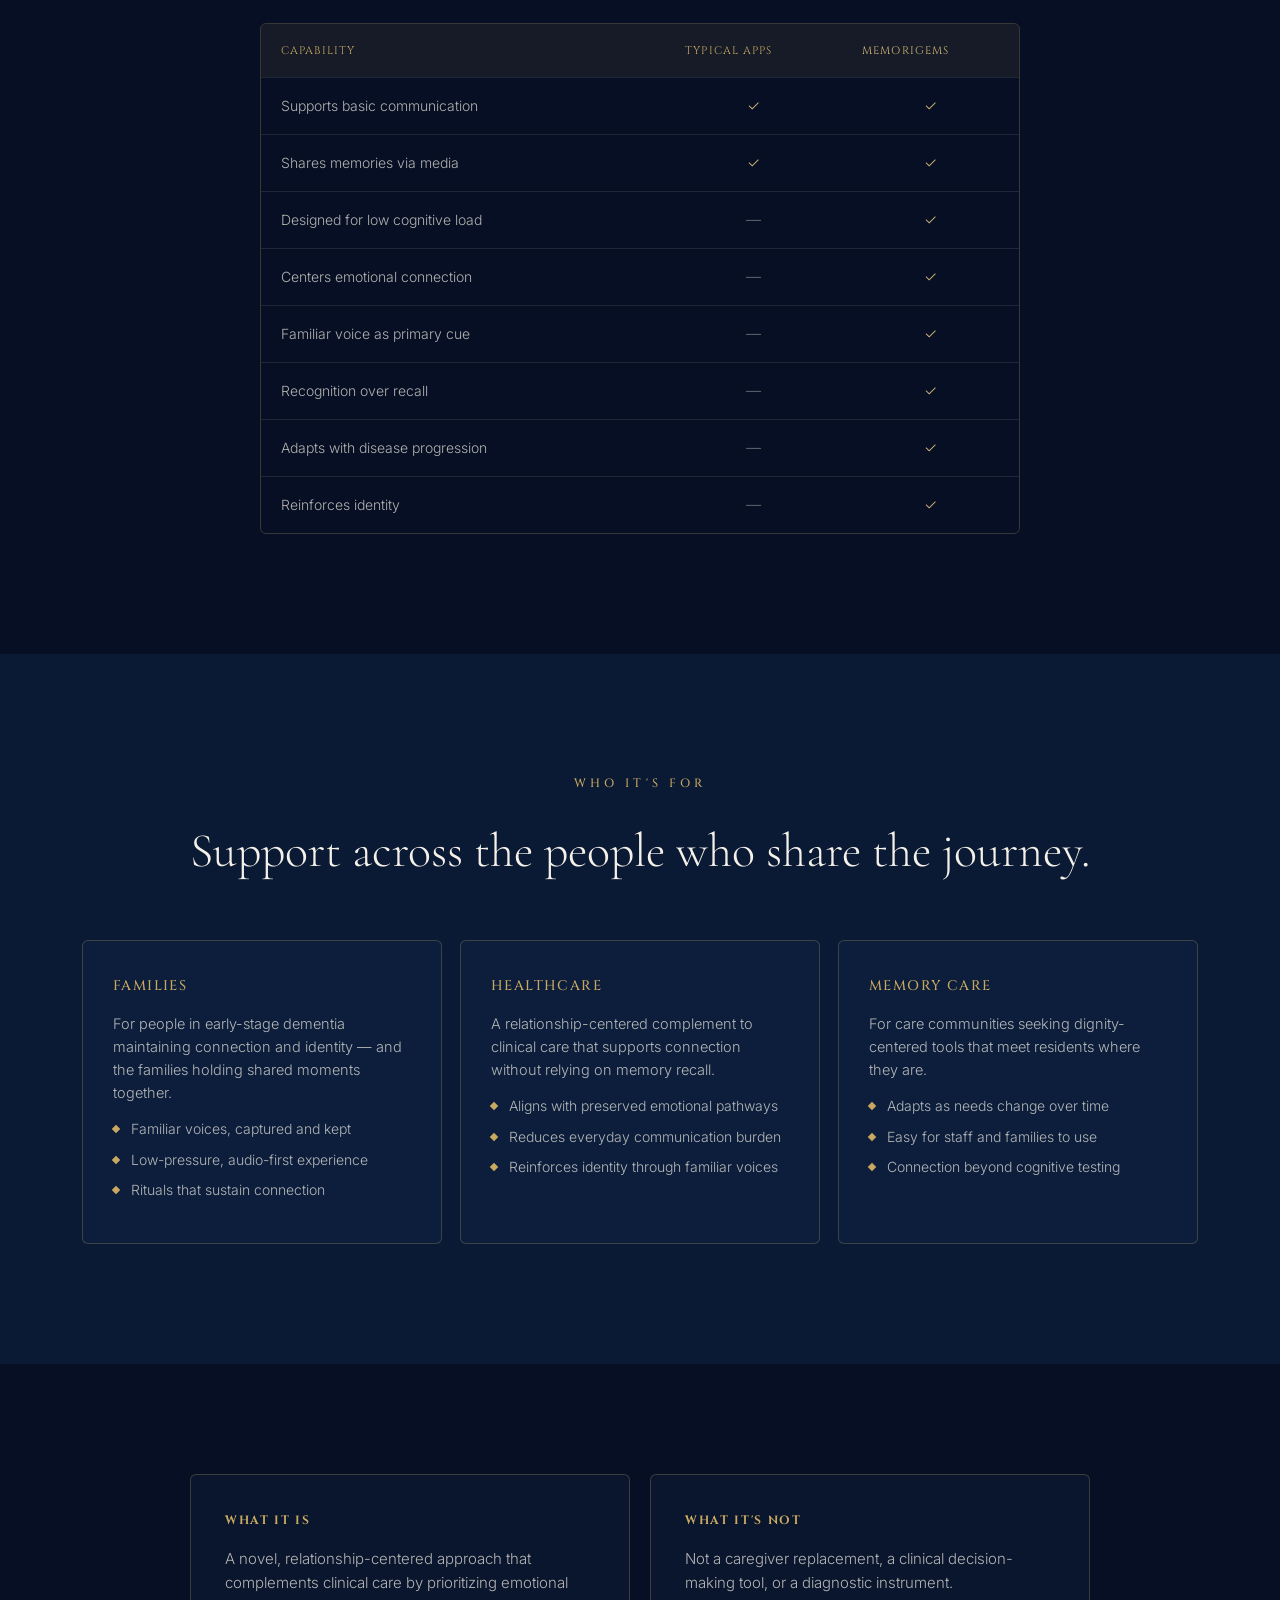
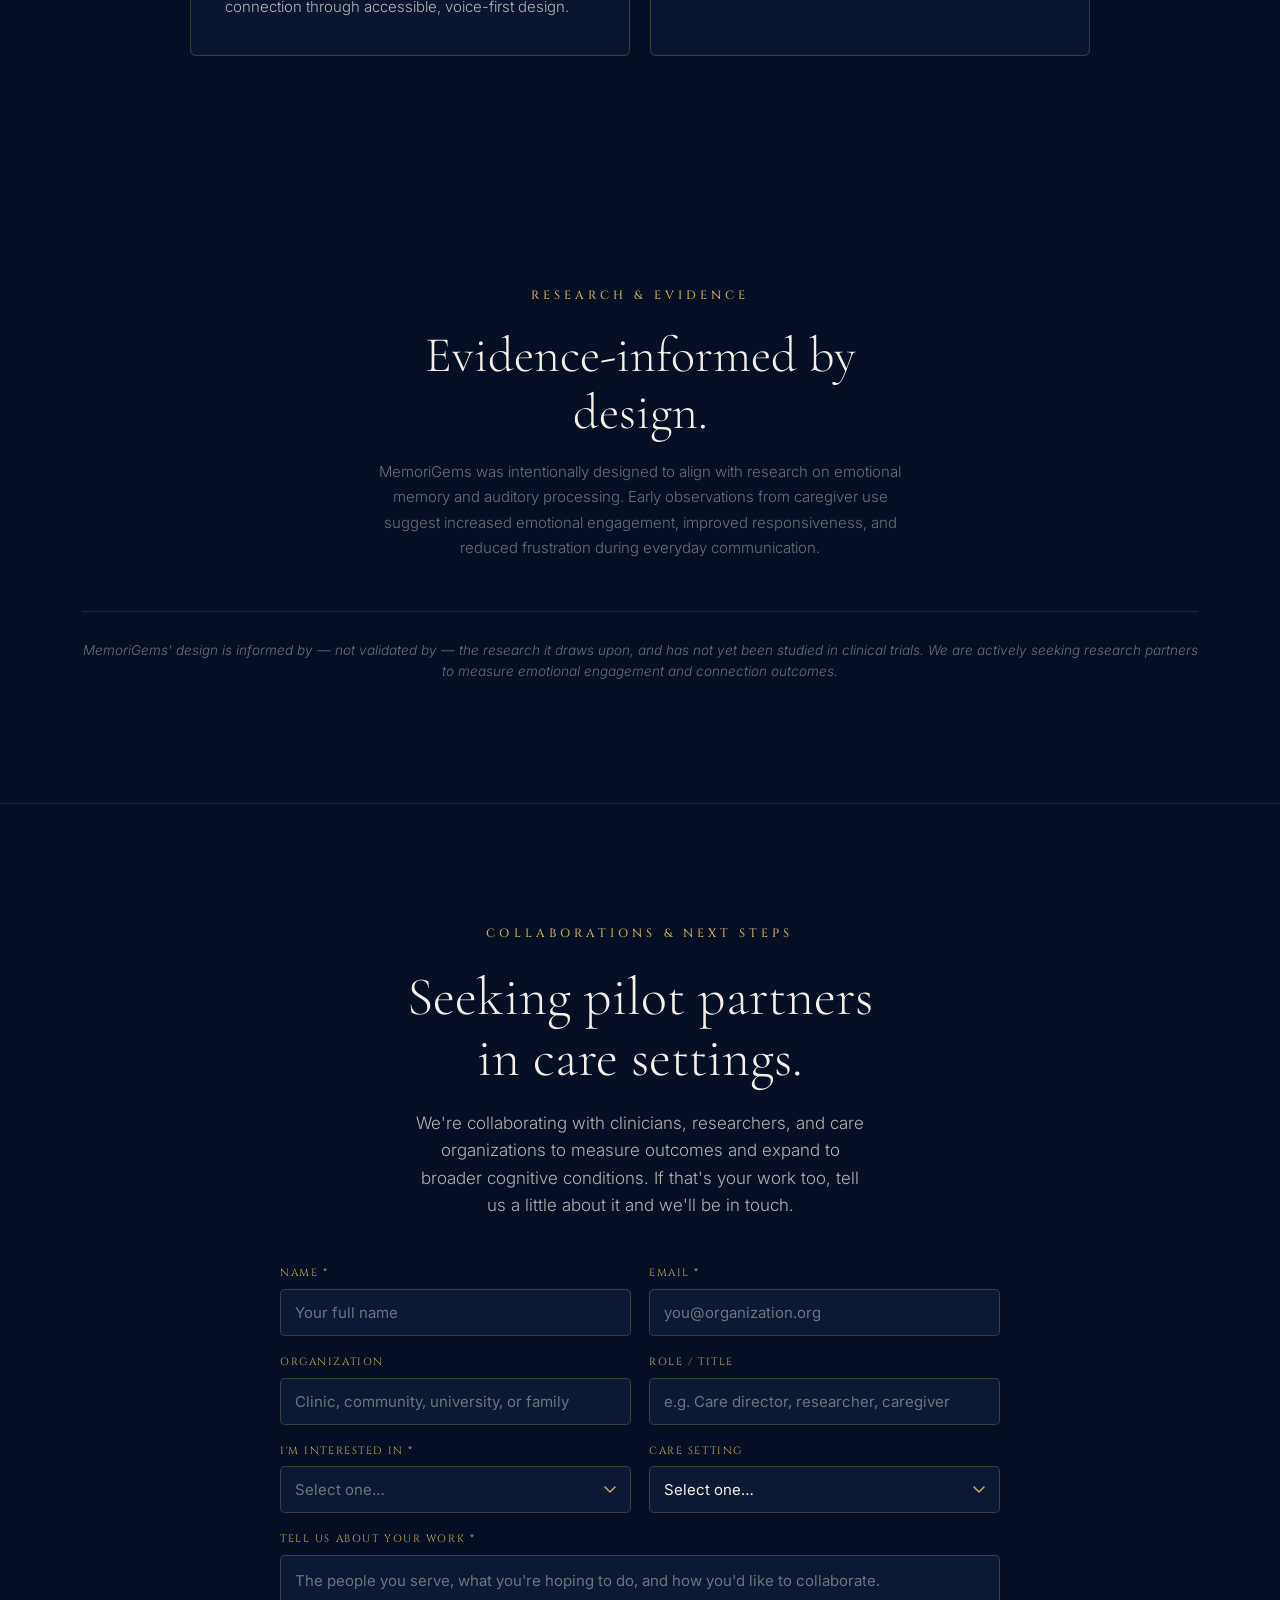
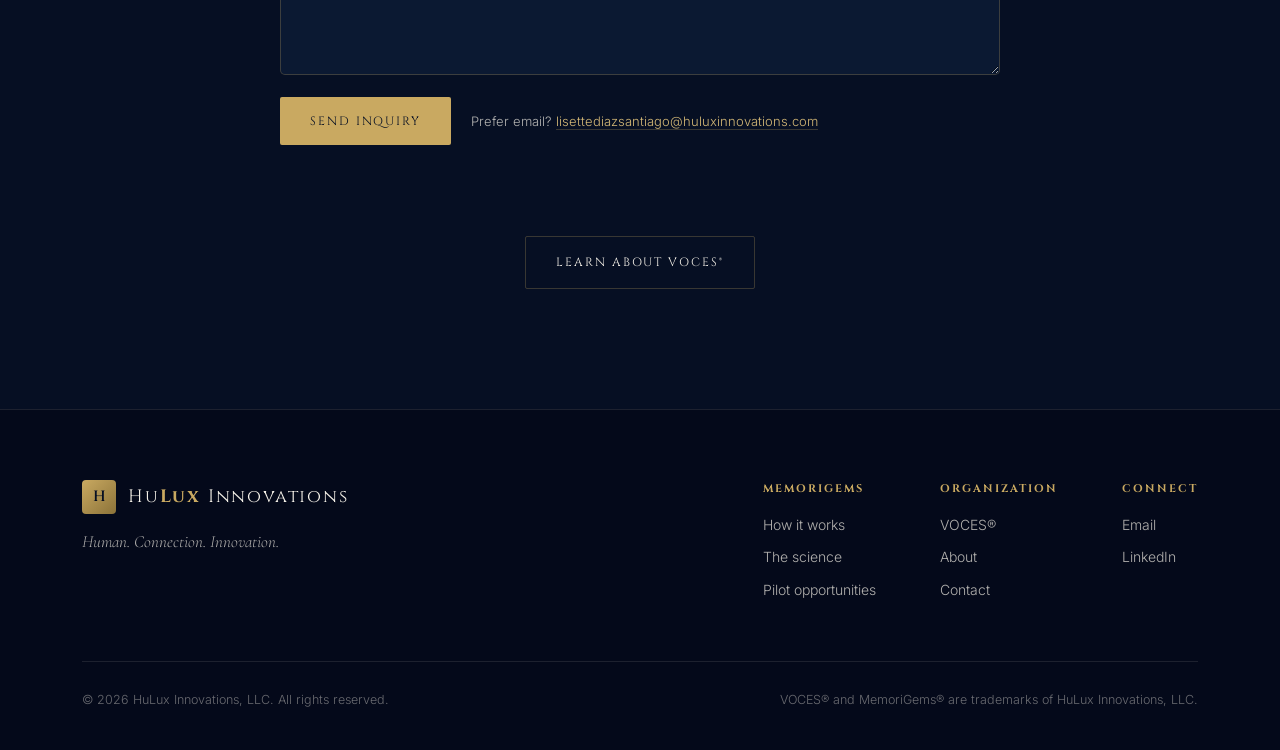
<file: public/memorigems.html>
<!DOCTYPE html>
<html lang="en">
<head>
<meta charset="UTF-8">
<meta name="viewport" content="width=device-width, initial-scale=1.0">
<title>MemoriGems® — HuLux Innovations</title>
<meta name="description" content="MemoriGems is a voice-first platform built from the VOCES framework. It pairs familiar voices with meaningful images to prioritize emotional recognition over memory performance for people living with dementia.">
<link rel="canonical" href="https://huluxinnovations.com/memorigems.html">
<link rel="alternate" hreflang="en" href="https://huluxinnovations.com/memorigems.html">
<link rel="alternate" hreflang="es" href="https://huluxinnovations.com/es/memorigems.html">
<link rel="alternate" hreflang="x-default" href="https://huluxinnovations.com/memorigems.html">
<link rel="icon" type="image/jpeg" href="assets/hulux-mark.jpg">
<link rel="preconnect" href="https://fonts.googleapis.com">
<link rel="preconnect" href="https://fonts.gstatic.com" crossorigin>
<link href="https://fonts.googleapis.com/css2?family=Cinzel:wght@400;500;600&family=Cormorant+Garamond:ital,wght@0,300;0,400;0,500;0,600;1,300;1,400&family=Inter:wght@300;400;500&display=swap" rel="stylesheet">
<link rel="stylesheet" href="styles.css">
</head>
<body>

<header class="nav">
  <div class="wrap">
    <a class="brand" href="index.html">
      <img src="assets/hulux-mark.jpg" alt="HuLux Innovations mark" onerror="this.outerHTML='<span class=&quot;bmark&quot;>H</span>'">
      <span class="btext">Hu<b>Lux</b> Innovations</span>
    </a>
    <nav class="nav-links">
      <a href="index.html#voces">VOCES®</a>
      <a href="#how">How it works</a>
      <a href="#science">The science</a>
      <a href="#pilots">Pilots</a>
      <a href="education.html">Education</a>
      <a href="advisory.html">Advisory</a>
      <a href="about.html">About</a>
      <a class="lang-link" href="es/memorigems.html" hreflang="es" lang="es" aria-label="Español" title="Ver en español">ES</a>
      <a class="btn btn-primary" href="#pilots">Become a pilot partner</a>
    </nav>
    <button class="nav-toggle" aria-label="Open menu"><span></span><span></span><span></span></button>
  </div>
</header>
<nav class="mobile-menu">
  <a href="index.html#voces">VOCES®</a>
  <a href="#how">How it works</a>
  <a href="#science">The science</a>
  <a href="#pilots">Pilots</a>
  <a href="education.html">Education</a>
  <a href="advisory.html">Advisory</a>
  <a href="about.html">About</a>
  <a class="lang-link" href="es/memorigems.html" hreflang="es" lang="es">Español</a>
  <a class="btn btn-primary" href="#pilots">Become a pilot partner</a>
</nav>

<!-- PAGE HERO -->
<section class="page-hero">
  <div class="wrap">
    <span class="eyebrow reveal">First Flagship Innovation · Guided by VOCES®</span>
    <h1 class="reveal">MemoriGems<sup style="font-size:.32em;color:var(--gold);top:-1.4em">®</sup></h1>
    <p class="reveal" style="font-family:var(--serif);font-style:italic;font-size:clamp(20px,2.6vw,28px);color:var(--gold-warm);max-width:none;margin-bottom:20px">Because connection is more than memory.</p>
    <p class="reveal">A voice-first platform that pairs familiar voices with meaningful images — prioritizing emotional recognition over memory performance for people living with early-stage dementia and the families who love them.</p>
  </div>
</section>

<!-- OVERVIEW -->
<section class="mg-overview">
  <div class="wrap">
    <div class="grid">
      <div class="reveal">
        <span class="eyebrow">Overview</span>
        <h2>Designed around what remains.</h2>
        <p>Rather than asking someone to remember a fact or recognize a face, MemoriGems leads with the familiar voice — a laugh, a story, a phrase only family would say — because emotional and auditory pathways can stay meaningful even as memory changes.</p>
        <p>Each "Gem" is a short, voice-first message paired with a meaningful image, designed for low cognitive load and built to be revisited as a ritual that sustains connection over time.</p>
        <p style="color:var(--gold-warm);font-family:var(--serif);font-style:italic;font-size:19px">MemoriGems is the first application of VOCES — not its endpoint.</p>
      </div>
      <div class="gem-card reveal" role="img" aria-label="A MemoriGems voice card titled Routine, with tappable daily-reminder phrases to record in your own voice.">
        <div class="gem-top">
          <span class="gem-icon"></span>
          <div>
            <div class="gem-title">Routine</div>
            <div class="gem-sub">Gentle reminders for mom's day</div>
          </div>
        </div>
        <div class="gem-label">Tap a phrase to record it in your own voice</div>
        <div class="gem-grid">
          <span class="phrase"><span class="rec"></span>It's time for breakfast</span>
          <span class="phrase"><span class="rec"></span>Let's brush your teeth</span>
          <span class="phrase"><span class="rec"></span>Time to get dressed</span>
          <span class="phrase"><span class="rec"></span>Let's get ready for bed</span>
        </div>
        <div class="gem-foot">Familiar voices, meaningful images — connection that doesn't depend on recall.</div>
      </div>
    </div>
  </div>
</section>

<!-- HOW IT WORKS -->
<section class="steps" id="how">
  <div class="wrap">
    <div class="head reveal">
      <span class="eyebrow">How It Works</span>
      <h2>Five steps, guided by VOCES.</h2>
    </div>
    <div class="steps-row">
      <div class="step reveal"><div class="num">01</div><h3>Create</h3><p>Record a meaningful voice message in a familiar voice.</p></div>
      <div class="step reveal"><div class="num">02</div><h3>Personalize</h3><p>Pair it with images and written content that matter.</p></div>
      <div class="step reveal"><div class="num">03</div><h3>Share</h3><p>Send the Gem to a loved one with ease.</p></div>
      <div class="step reveal"><div class="num">04</div><h3>Receive</h3><p>Experience it through gentle, audio-first playback.</p></div>
      <div class="step reveal"><div class="num">05</div><h3>Revisit</h3><p>Replay and return to Gems anytime, as a ritual.</p></div>
    </div>
  </div>
</section>

<!-- THE SCIENCE -->
<section class="science" id="science">
  <div class="wrap">
    <div class="head reveal">
      <span class="eyebrow">The Science</span>
      <h2>Why voice reaches people when photos can't.</h2>
    </div>
    <div class="paths">
      <div class="path photo reveal">
        <div class="ptitle">Photo path · visual recognition</div>
        <div class="stepline">
          <span><b>Photo / image</b> — visual input</span>
          <span><b>Visual cortex</b> — visual processing</span>
          <span><b>Hippocampus</b> — memory retrieval</span>
        </div>
        <p class="verdict">"Who is this?" — recognition depends on memory.</p>
      </div>
      <div class="path voice reveal">
        <div class="ptitle">Voice path · emotional recognition</div>
        <div class="stepline">
          <span><b>Familiar voice</b> — auditory input</span>
          <span><b>Auditory cortex</b> — auditory processing</span>
          <span><b>Amygdala</b> — emotional processing</span>
        </div>
        <p class="verdict">"I feel this" — emotion can connect even when memory fades.</p>
      </div>
    </div>
    <p class="pull reveal">Photos ask the brain to remember. <b>Voice helps the brain feel</b> — even when memory fades.</p>
  </div>
</section>

<!-- COMPARISON -->
<section class="compare">
  <div class="wrap">
    <span class="eyebrow reveal">MemoriGems vs. Typical Apps</span>
    <h2 class="reveal">Built for connection, not performance.</h2>
    <div class="ctable reveal">
      <div class="row head"><div>Capability</div><div>Typical apps</div><div>MemoriGems</div></div>
      <div class="row"><div class="cap">Supports basic communication</div><div class="mark yes">✓</div><div class="mark yes">✓</div></div>
      <div class="row"><div class="cap">Shares memories via media</div><div class="mark yes">✓</div><div class="mark yes">✓</div></div>
      <div class="row"><div class="cap">Designed for low cognitive load</div><div class="mark no">—</div><div class="mark yes">✓</div></div>
      <div class="row"><div class="cap">Centers emotional connection</div><div class="mark no">—</div><div class="mark yes">✓</div></div>
      <div class="row"><div class="cap">Familiar voice as primary cue</div><div class="mark no">—</div><div class="mark yes">✓</div></div>
      <div class="row"><div class="cap">Recognition over recall</div><div class="mark no">—</div><div class="mark yes">✓</div></div>
      <div class="row"><div class="cap">Adapts with disease progression</div><div class="mark no">—</div><div class="mark yes">✓</div></div>
      <div class="row"><div class="cap">Reinforces identity</div><div class="mark no">—</div><div class="mark yes">✓</div></div>
    </div>
  </div>
</section>

<!-- AUDIENCES -->
<section class="audience">
  <div class="wrap">
    <span class="eyebrow reveal">Who It's For</span>
    <h2 class="reveal">Support across the people who share the journey.</h2>
    <div class="aud-grid">
      <div class="aud-card reveal">
        <h3>Families</h3>
        <p>For people in early-stage dementia maintaining connection and identity — and the families holding shared moments together.</p>
        <ul><li>Familiar voices, captured and kept</li><li>Low-pressure, audio-first experience</li><li>Rituals that sustain connection</li></ul>
      </div>
      <div class="aud-card reveal">
        <h3>Healthcare</h3>
        <p>A relationship-centered complement to clinical care that supports connection without relying on memory recall.</p>
        <ul><li>Aligns with preserved emotional pathways</li><li>Reduces everyday communication burden</li><li>Reinforces identity through familiar voices</li></ul>
      </div>
      <div class="aud-card reveal">
        <h3>Memory Care</h3>
        <p>For care communities seeking dignity-centered tools that meet residents where they are.</p>
        <ul><li>Adapts as needs change over time</li><li>Easy for staff and families to use</li><li>Connection beyond cognitive testing</li></ul>
      </div>
    </div>
  </div>
</section>

<!-- WHO IT'S FOR / WHAT IT'S NOT -->
<section class="notgrid">
  <div class="wrap">
    <div class="grid">
      <div class="box reveal">
        <h3>What it is</h3>
        <p>A novel, relationship-centered approach that complements clinical care by prioritizing emotional connection through accessible, voice-first design.</p>
      </div>
      <div class="box reveal">
        <h3>What it's not</h3>
        <p>Not a caregiver replacement, a clinical decision-making tool, or a diagnostic instrument.</p>
      </div>
    </div>
  </div>
</section>

<!-- RESEARCH NOTE -->
<section class="research">
  <div class="wrap">
    <span class="eyebrow reveal">Research &amp; Evidence</span>
    <h2 class="reveal">Evidence-informed by design.</h2>
    <p class="note reveal">MemoriGems was intentionally designed to align with research on emotional memory and auditory processing. Early observations from caregiver use suggest increased emotional engagement, improved responsiveness, and reduced frustration during everyday communication.</p>
    <p class="honesty reveal">MemoriGems' design is informed by — not validated by — the research it draws upon, and has not yet been studied in clinical trials. We are actively seeking research partners to measure emotional engagement and connection outcomes.</p>
  </div>
</section>

<!-- PILOTS -->
<section class="contact" id="pilots">
  <div class="wrap">
    <span class="eyebrow reveal">Collaborations &amp; Next Steps</span>
    <h2 class="reveal">Seeking pilot partners in care settings.</h2>
    <p class="reveal">We're collaborating with clinicians, researchers, and care organizations to measure outcomes and expand to broader cognitive conditions. If that's your work too, tell us a little about it and we'll be in touch.</p>

    <form class="intake reveal" action="https://formspree.io/f/xdardwky" method="POST">
      <input type="hidden" name="_subject" value="New partner / pilot inquiry — HuLux Innovations">
      <div class="row2">
        <div class="field"><label for="f-name">Name <span class="req">*</span></label><input id="f-name" name="name" type="text" required placeholder="Your full name"></div>
        <div class="field"><label for="f-email">Email <span class="req">*</span></label><input id="f-email" name="email" type="email" required placeholder="you@organization.org"></div>
      </div>
      <div class="row2">
        <div class="field"><label for="f-org">Organization</label><input id="f-org" name="organization" type="text" placeholder="Clinic, community, university, or family"></div>
        <div class="field"><label for="f-role">Role / title</label><input id="f-role" name="role" type="text" placeholder="e.g. Care director, researcher, caregiver"></div>
      </div>
      <div class="row2">
        <div class="field"><label for="f-interest">I'm interested in <span class="req">*</span></label>
          <select id="f-interest" name="interest" required>
            <option value="" disabled selected>Select one…</option>
            <option>Piloting MemoriGems®</option>
            <option>Research collaboration</option>
            <option>VOCES® partnership or licensing</option>
            <option>Investment</option>
            <option>Something else</option>
          </select>
        </div>
        <div class="field"><label for="f-setting">Care setting</label>
          <select id="f-setting" name="setting">
            <option value="" disabled selected>Select one…</option>
            <option>Family or home</option>
            <option>Healthcare or clinical</option>
            <option>Memory-care community</option>
            <option>University or research</option>
            <option>Other</option>
          </select>
        </div>
      </div>
      <div class="field"><label for="f-msg">Tell us about your work <span class="req">*</span></label><textarea id="f-msg" name="message" required placeholder="The people you serve, what you're hoping to do, and how you'd like to collaborate."></textarea></div>
      <input class="hp" type="text" name="_gotcha" tabindex="-1" autocomplete="off" aria-hidden="true">
      <div class="actions">
        <button class="btn btn-primary" type="submit">Send inquiry</button>
        <span class="alt">Prefer email? <a href="mailto:lisettediazsantiago@huluxinnovations.com?subject=Partner%20%2F%20Pilot%20Inquiry">lisettediazsantiago@huluxinnovations.com</a></span>
      </div>
      <p class="form-status" role="status" aria-live="polite"></p>
    </form>
    <div class="intake-done">
      <h3>Thank you — we've got it.</h3>
      <p>Your inquiry is on its way to the HuLux team. We read every message personally and will be in touch soon.</p>
    </div>

    <div class="cta-row reveal" style="justify-content:center;margin-top:36px">
      <a class="btn btn-ghost" href="index.html#voces">Learn about VOCES®</a>
    </div>
  </div>
</section>

<!-- FOOTER -->
<footer class="footer">
  <div class="wrap">
    <div class="top">
      <div>
        <a class="brand" href="index.html"><span class="bmark">H</span><span class="btext">Hu<b>Lux</b> Innovations</span></a>
        <p class="tagline">Human. Connection. Innovation.</p>
      </div>
      <div class="cols">
        <div class="col"><h4>MemoriGems</h4><a href="#how">How it works</a><a href="#science">The science</a><a href="#pilots">Pilot opportunities</a></div>
        <div class="col"><h4>Organization</h4><a href="index.html#voces">VOCES®</a><a href="about.html">About</a><a href="index.html#contact">Contact</a></div>
        <div class="col"><h4>Connect</h4><a href="mailto:lisettediazsantiago@huluxinnovations.com">Email</a><a href="https://www.linkedin.com/company/hulux-innovations/" target="_blank" rel="noopener">LinkedIn</a></div>
      </div>
    </div>
    <div class="bottom">
      <span>© 2026 HuLux Innovations, LLC. All rights reserved.</span>
      <span>VOCES® and MemoriGems® are trademarks of HuLux Innovations, LLC.</span>
    </div>
  </div>
</footer>

<script src="script.js"></script>
</body>
</html>
</file>
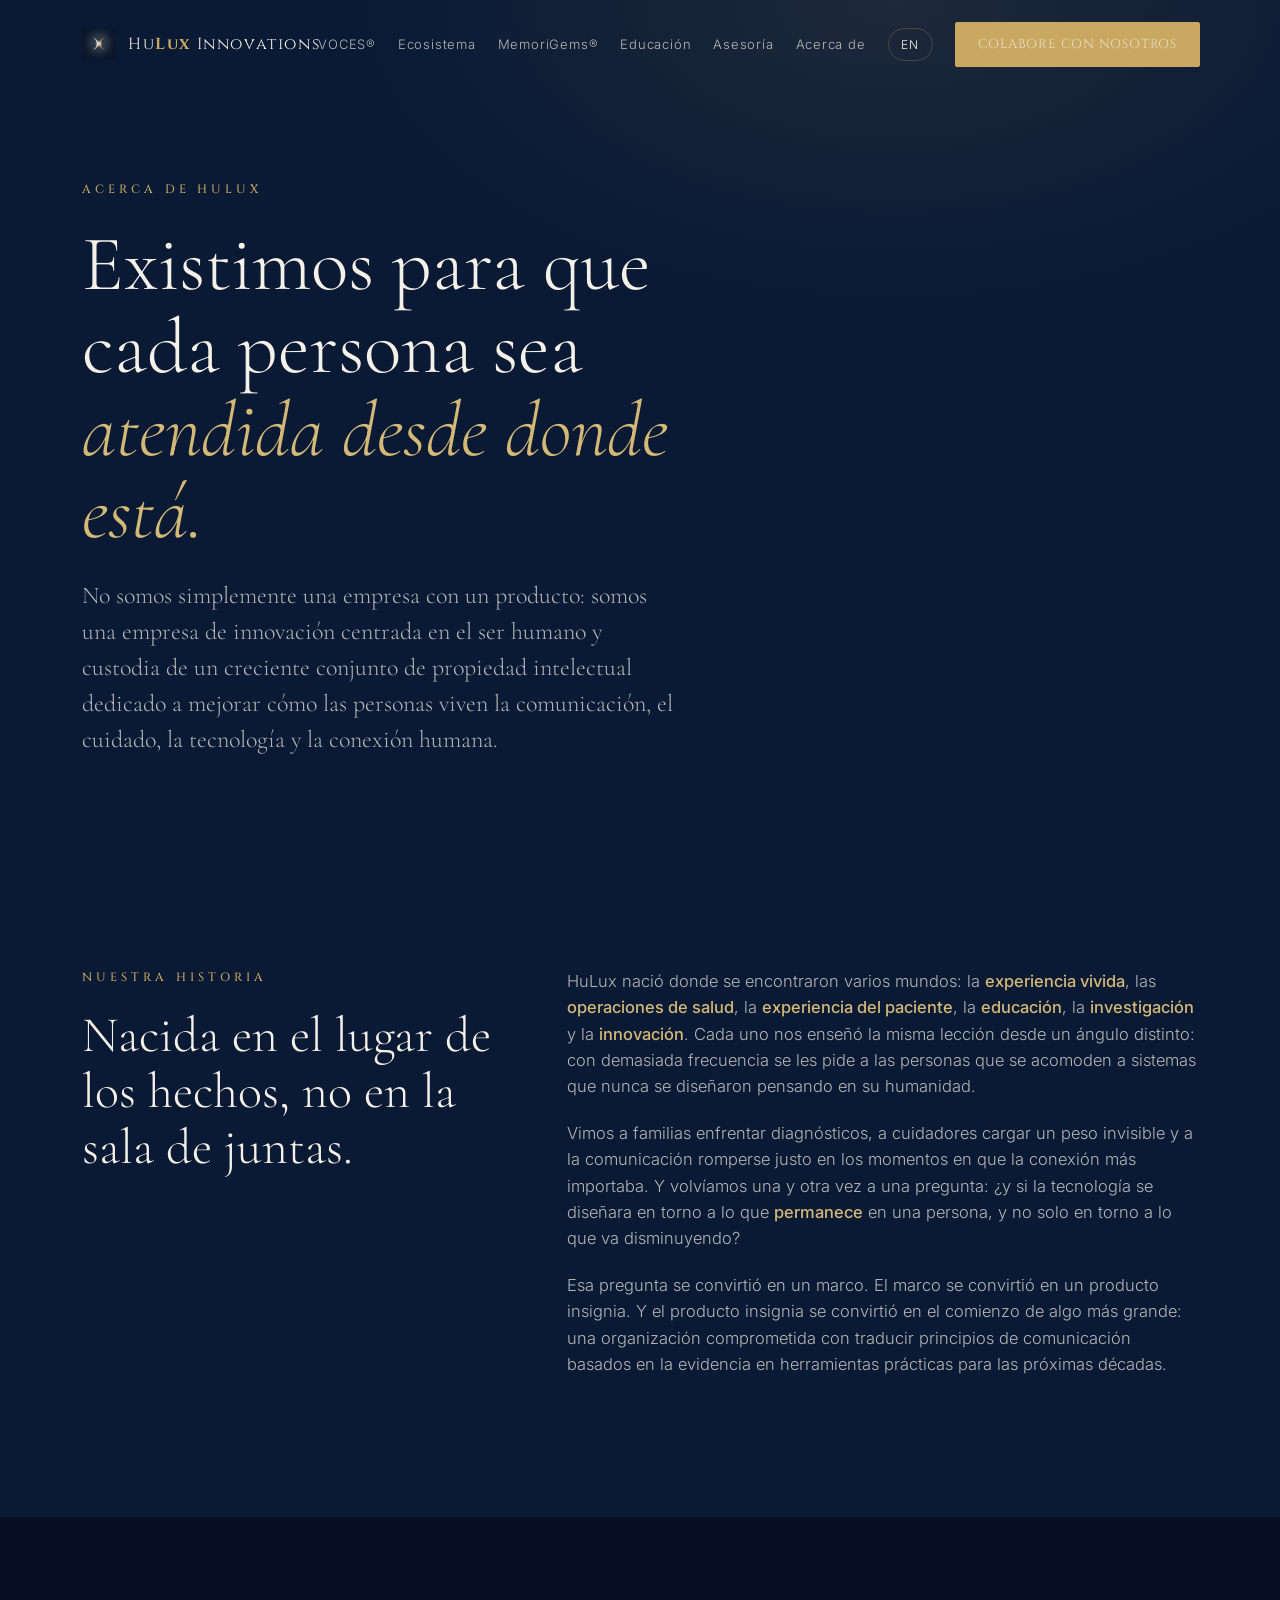
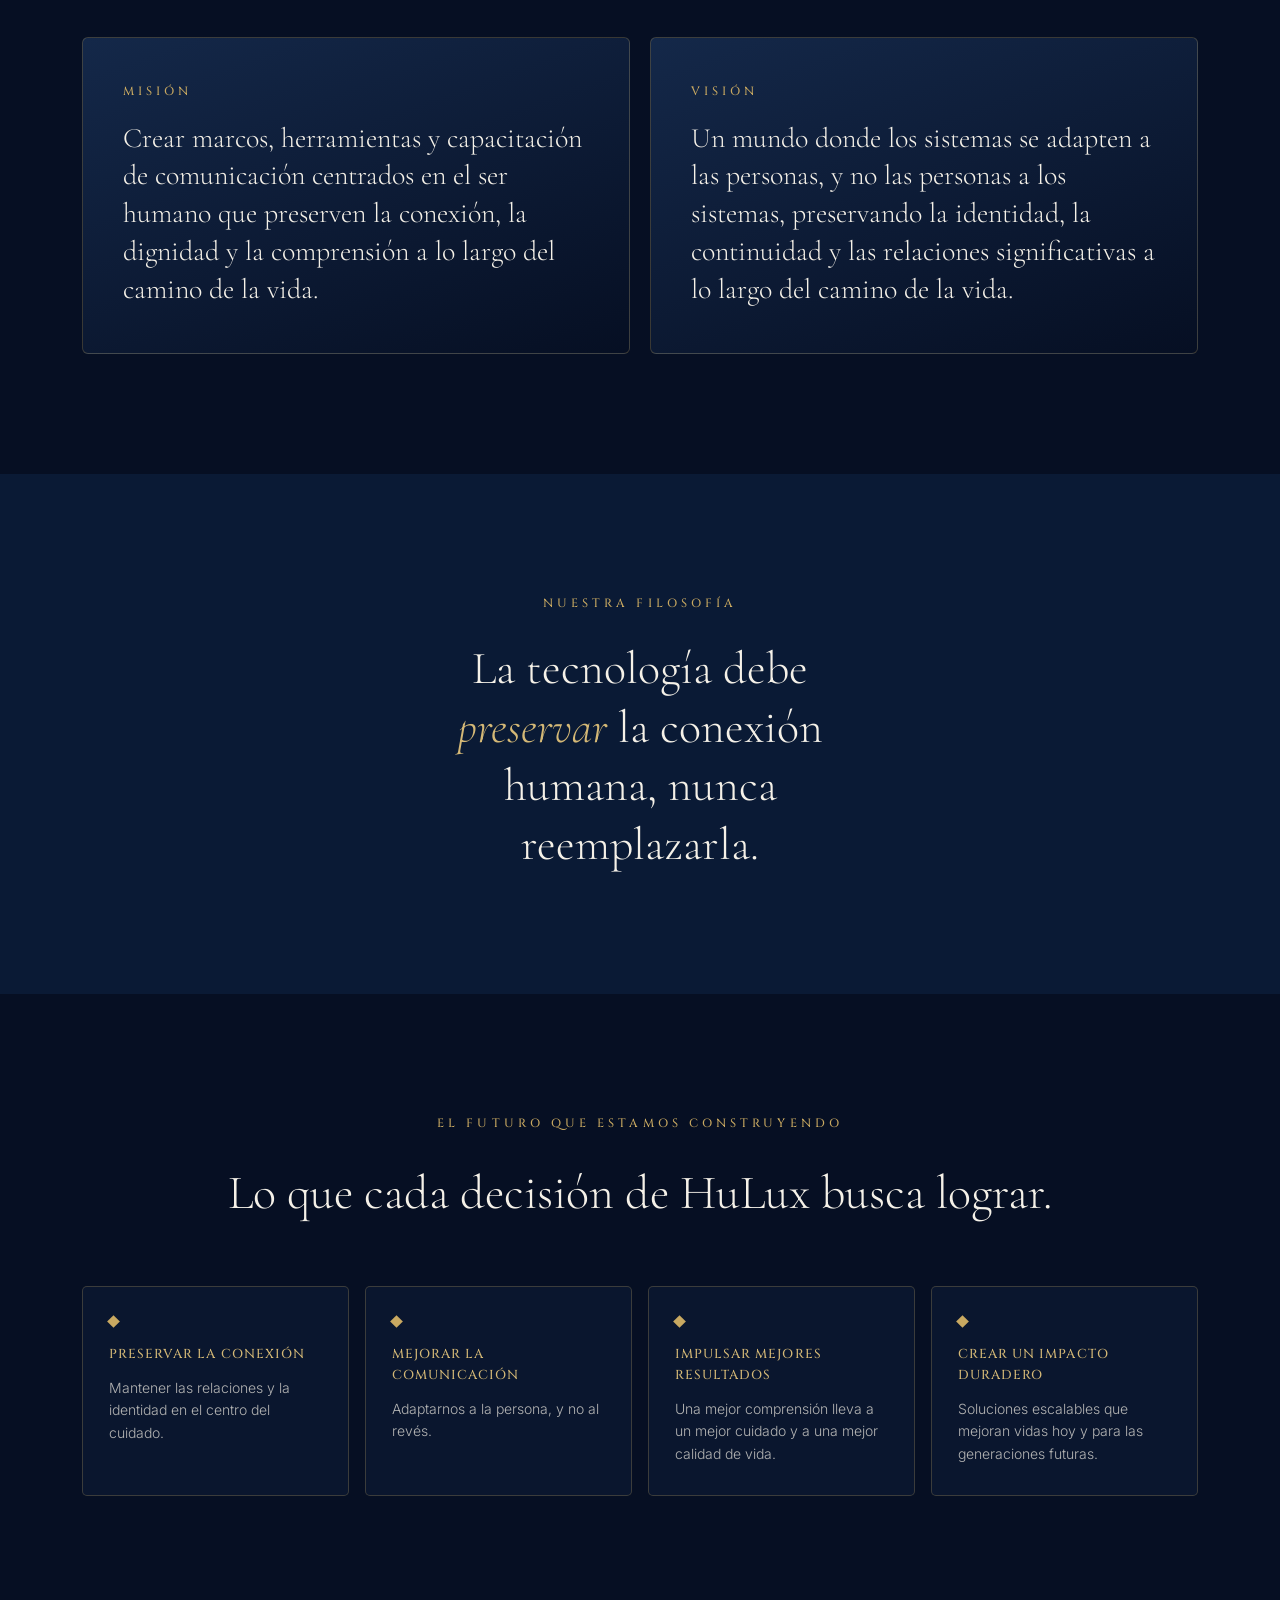
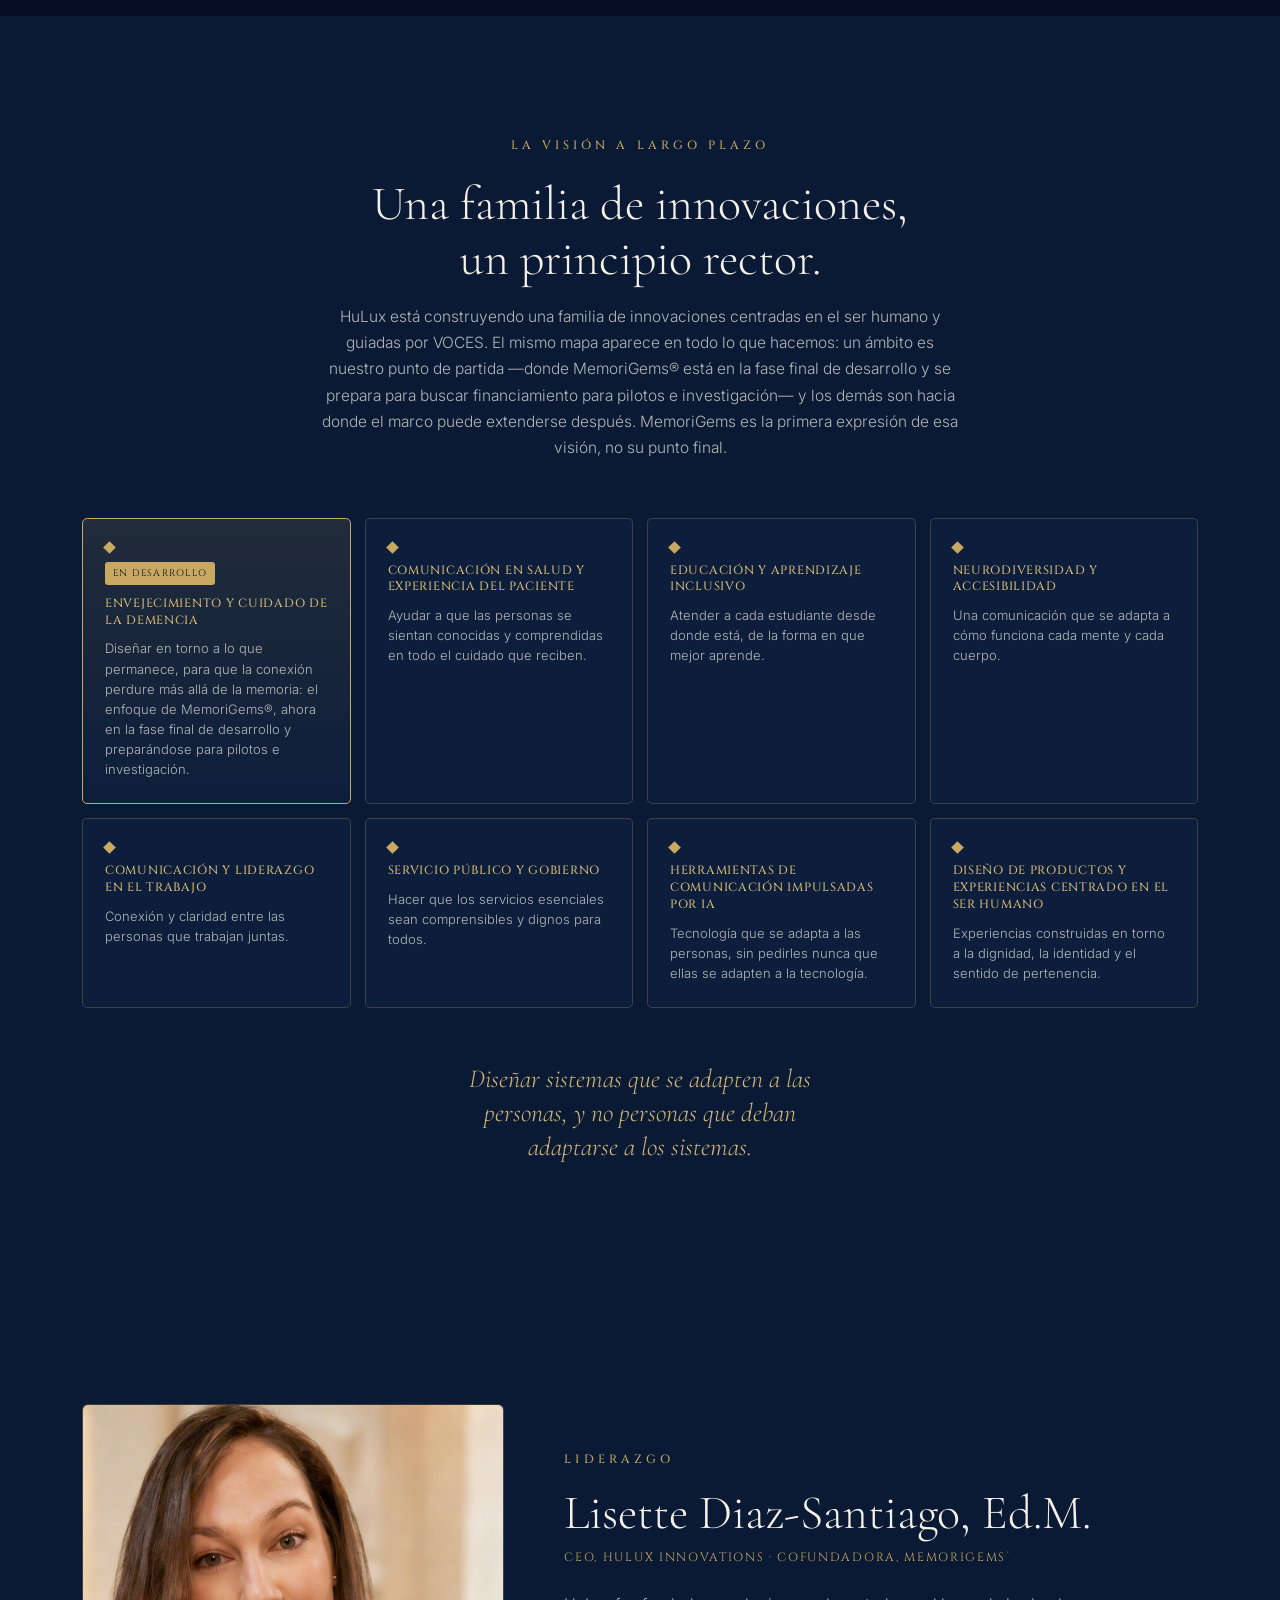
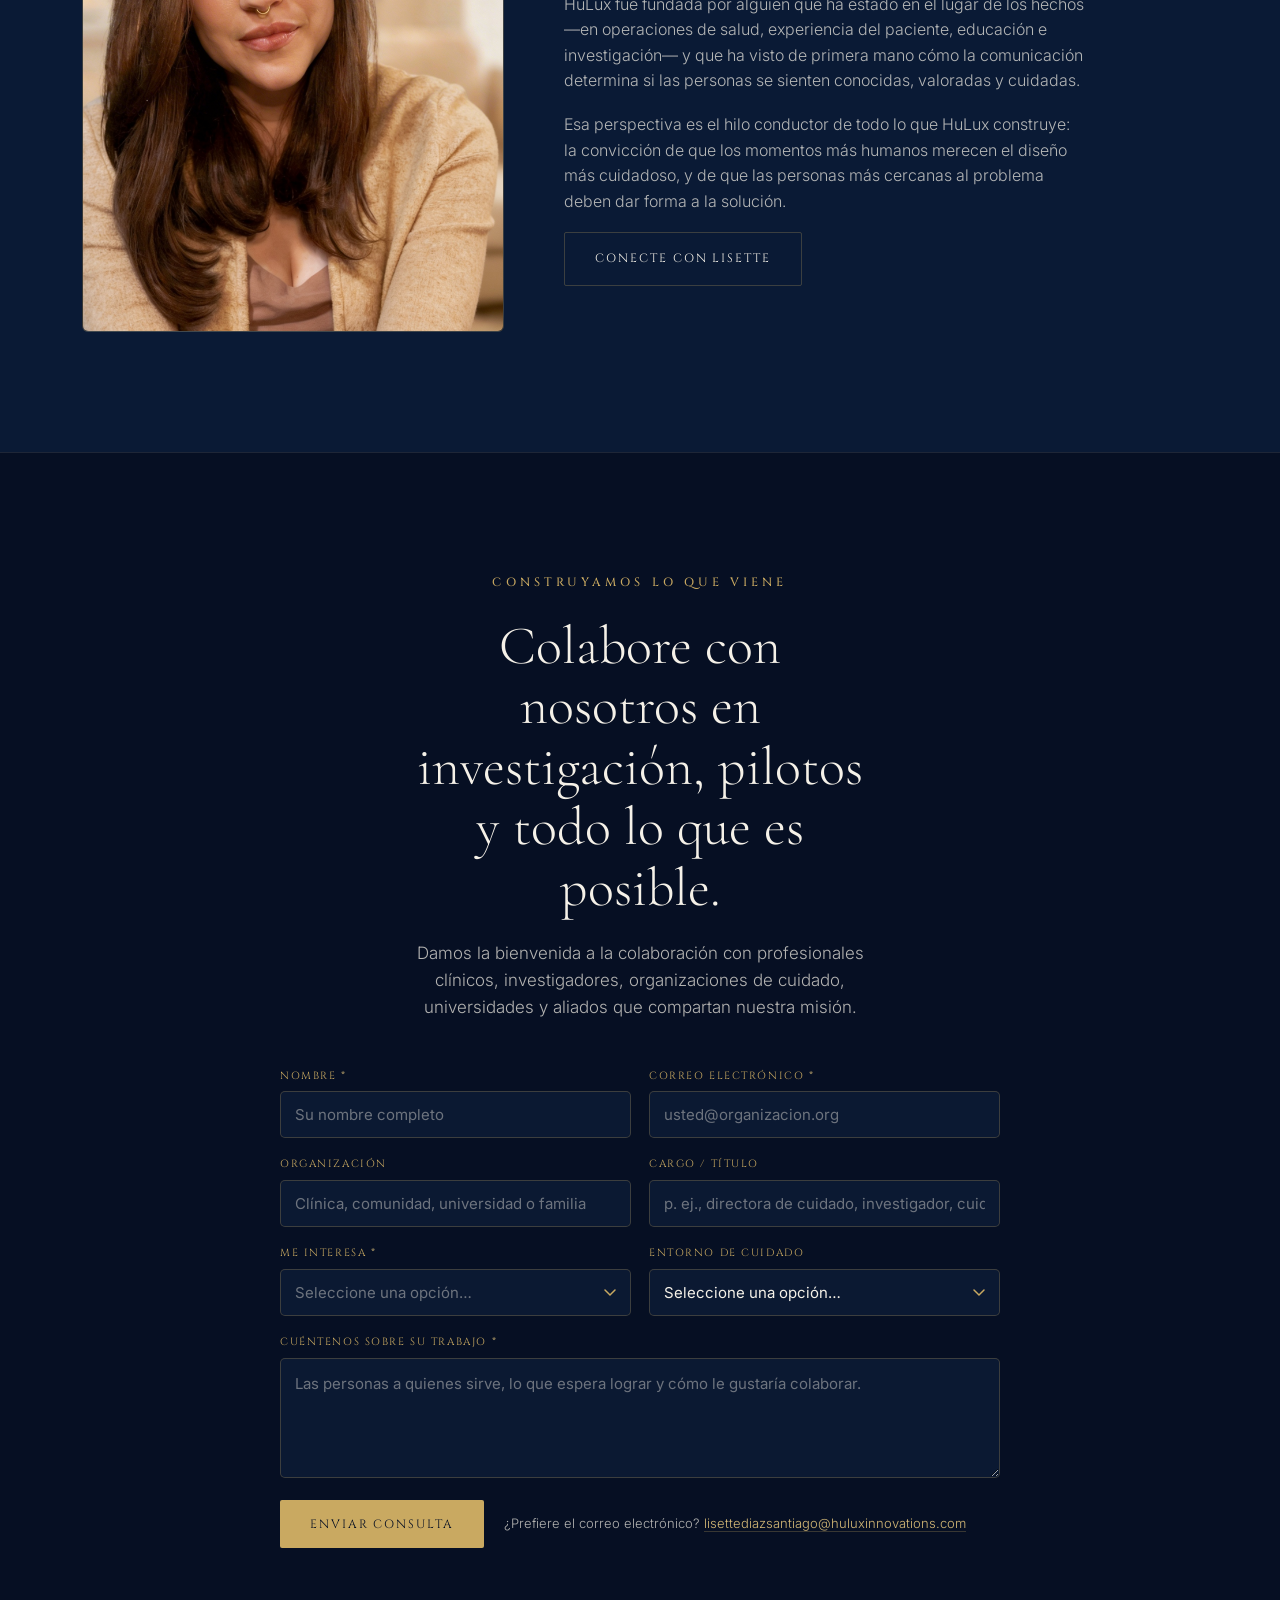
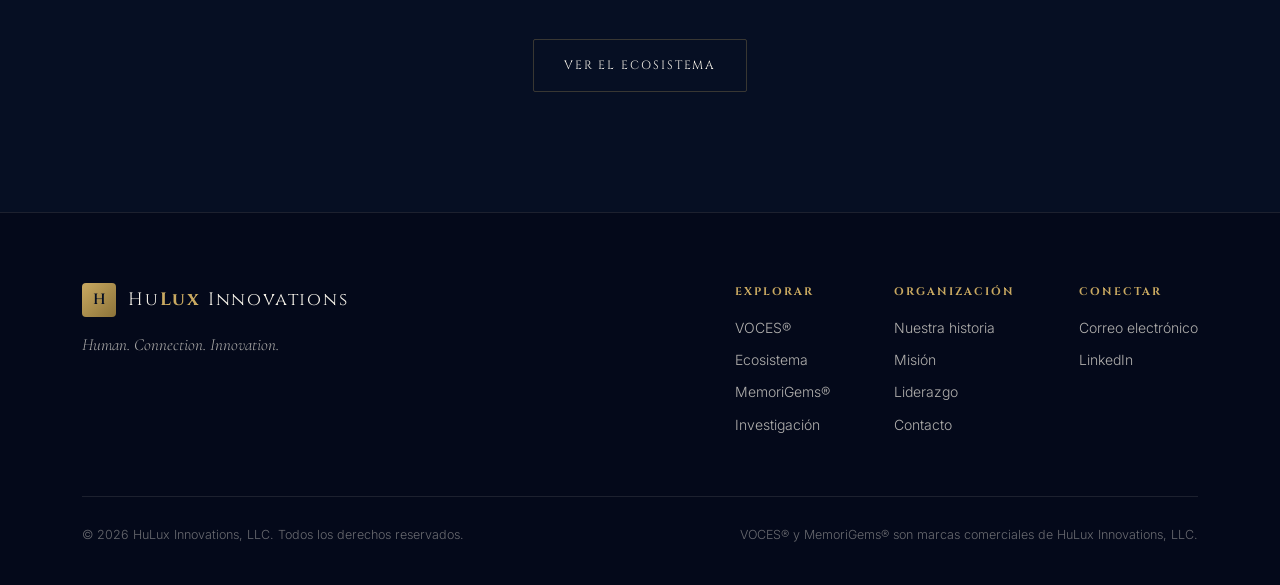
<file: public/es/about.html>
<!DOCTYPE html>
<html lang="es">
<head>
<meta charset="UTF-8">
<meta name="viewport" content="width=device-width, initial-scale=1.0">
<title>Acerca de — HuLux Innovations</title>
<meta name="description" content="HuLux Innovations es una empresa de innovación centrada en el ser humano. Nuestra historia, misión y visión, y el principio de que los sistemas deben adaptarse a las personas, no las personas a los sistemas.">
<link rel="canonical" href="https://huluxinnovations.com/es/about.html">
<link rel="alternate" hreflang="en" href="https://huluxinnovations.com/about.html">
<link rel="alternate" hreflang="es" href="https://huluxinnovations.com/es/about.html">
<link rel="alternate" hreflang="x-default" href="https://huluxinnovations.com/about.html">
<link rel="icon" type="image/jpeg" href="../assets/hulux-mark.jpg">
<link rel="preconnect" href="https://fonts.googleapis.com">
<link rel="preconnect" href="https://fonts.gstatic.com" crossorigin>
<link href="https://fonts.googleapis.com/css2?family=Cinzel:wght@400;500;600&family=Cormorant+Garamond:ital,wght@0,300;0,400;0,500;0,600;1,300;1,400&family=Inter:wght@300;400;500&display=swap" rel="stylesheet">
<link rel="stylesheet" href="../styles.css">
</head>
<body>

<header class="nav">
  <div class="wrap">
    <a class="brand" href="index.html">
      <img src="../assets/hulux-mark.jpg" alt="Logotipo de HuLux Innovations" onerror="this.outerHTML='<span class=&quot;bmark&quot;>H</span>'">
      <span class="btext">Hu<b>Lux</b> Innovations</span>
    </a>
    <nav class="nav-links">
      <a href="index.html#voces">VOCES®</a>
      <a href="index.html#ecosystem">Ecosistema</a>
      <a href="memorigems.html">MemoriGems®</a>
      <a href="education.html">Educación</a>
      <a href="asesoria.html">Asesoría</a>
      <a href="about.html">Acerca de</a>
      <a class="lang-link" href="../about.html" hreflang="en" lang="en" aria-label="English" title="View in English">EN</a>
      <a class="btn btn-primary" href="#contact">Colabore con nosotros</a>
    </nav>
    <button class="nav-toggle" aria-label="Abrir menú"><span></span><span></span><span></span></button>
  </div>
</header>
<nav class="mobile-menu">
  <a href="index.html#voces">VOCES®</a>
  <a href="index.html#ecosystem">Ecosistema</a>
  <a href="memorigems.html">MemoriGems®</a>
  <a href="education.html">Educación</a>
  <a href="asesoria.html">Asesoría</a>
  <a href="about.html">Acerca de</a>
  <a class="lang-link" href="../about.html" hreflang="en" lang="en">English</a>
  <a class="btn btn-primary" href="#contact">Colabore con nosotros</a>
</nav>

<!-- PAGE HERO -->
<section class="page-hero">
  <div class="wrap">
    <span class="eyebrow reveal">Acerca de HuLux</span>
    <h1 class="reveal">Existimos para que cada persona sea <em>atendida desde donde está.</em></h1>
    <p class="reveal">No somos simplemente una empresa con un producto: somos una empresa de innovación centrada en el ser humano y custodia de un creciente conjunto de propiedad intelectual dedicado a mejorar cómo las personas viven la comunicación, el cuidado, la tecnología y la conexión humana.</p>
  </div>
</section>

<!-- STORY -->
<section class="story" id="story">
  <div class="wrap">
    <div class="grid">
      <div class="reveal"><span class="eyebrow">Nuestra historia</span><h2>Nacida en el lugar de los hechos, no en la sala de juntas.</h2></div>
      <div class="reveal">
        <p>HuLux nació donde se encontraron varios mundos: la <b>experiencia vivida</b>, las <b>operaciones de salud</b>, la <b>experiencia del paciente</b>, la <b>educación</b>, la <b>investigación</b> y la <b>innovación</b>. Cada uno nos enseñó la misma lección desde un ángulo distinto: con demasiada frecuencia se les pide a las personas que se acomoden a sistemas que nunca se diseñaron pensando en su humanidad.</p>
        <p>Vimos a familias enfrentar diagnósticos, a cuidadores cargar un peso invisible y a la comunicación romperse justo en los momentos en que la conexión más importaba. Y volvíamos una y otra vez a una pregunta: ¿y si la tecnología se diseñara en torno a lo que <b>permanece</b> en una persona, y no solo en torno a lo que va disminuyendo?</p>
        <p>Esa pregunta se convirtió en un marco. El marco se convirtió en un producto insignia. Y el producto insignia se convirtió en el comienzo de algo más grande: una organización comprometida con traducir principios de comunicación basados en la evidencia en herramientas prácticas para las próximas décadas.</p>
      </div>
    </div>
  </div>
</section>

<!-- MISSION / VISION -->
<section class="mv" id="mission">
  <div class="wrap">
    <div class="mv-grid">
      <div class="mv-card reveal">
        <span class="eyebrow">Misión</span>
        <p>Crear marcos, herramientas y capacitación de comunicación centrados en el ser humano que preserven la conexión, la dignidad y la comprensión a lo largo del camino de la vida.</p>
      </div>
      <div class="mv-card reveal">
        <span class="eyebrow">Visión</span>
        <p>Un mundo donde los sistemas se adapten a las personas, y no las personas a los sistemas, preservando la identidad, la continuidad y las relaciones significativas a lo largo del camino de la vida.</p>
      </div>
    </div>
  </div>
</section>

<!-- PHILOSOPHY -->
<section class="philosophy">
  <div class="wrap">
    <span class="eyebrow reveal">Nuestra filosofía</span>
    <p class="reveal">La tecnología debe <span>preservar</span> la conexión humana, nunca reemplazarla.</p>
  </div>
</section>

<!-- VALUE -->
<section class="value">
  <div class="wrap">
    <span class="eyebrow reveal">El futuro que estamos construyendo</span>
    <h2 class="reveal">Lo que cada decisión de HuLux busca lograr.</h2>
    <div class="value-grid">
      <div class="v-card reveal"><div class="diamond"></div><h3>Preservar la conexión</h3><p>Mantener las relaciones y la identidad en el centro del cuidado.</p></div>
      <div class="v-card reveal"><div class="diamond"></div><h3>Mejorar la comunicación</h3><p>Adaptarnos a la persona, y no al revés.</p></div>
      <div class="v-card reveal"><div class="diamond"></div><h3>Impulsar mejores resultados</h3><p>Una mejor comprensión lleva a un mejor cuidado y a una mejor calidad de vida.</p></div>
      <div class="v-card reveal"><div class="diamond"></div><h3>Crear un impacto duradero</h3><p>Soluciones escalables que mejoran vidas hoy y para las generaciones futuras.</p></div>
    </div>
  </div>
</section>

<!-- LONG-TERM VISION -->
<section class="vision">
  <div class="wrap">
    <span class="eyebrow reveal">La visión a largo plazo</span>
    <h2 class="reveal">Una familia de innovaciones, un principio rector.</h2>
    <p class="intro reveal">HuLux está construyendo una familia de innovaciones centradas en el ser humano y guiadas por VOCES. El mismo mapa aparece en todo lo que hacemos: un ámbito es nuestro punto de partida —donde MemoriGems® está en la fase final de desarrollo y se prepara para buscar financiamiento para pilotos e investigación— y los demás son hacia donde el marco puede extenderse después. MemoriGems es la primera expresión de esa visión, no su punto final.</p>
    <div class="vision-grid">
      <div class="vision-card active reveal"><div class="diamond"></div><span class="badge">En desarrollo</span><h3>Envejecimiento y cuidado de la demencia</h3><p>Diseñar en torno a lo que permanece, para que la conexión perdure más allá de la memoria: el enfoque de MemoriGems®, ahora en la fase final de desarrollo y preparándose para pilotos e investigación.</p></div>
      <div class="vision-card reveal"><div class="diamond"></div><h3>Comunicación en salud y experiencia del paciente</h3><p>Ayudar a que las personas se sientan conocidas y comprendidas en todo el cuidado que reciben.</p></div>
      <div class="vision-card reveal"><div class="diamond"></div><h3>Educación y aprendizaje inclusivo</h3><p>Atender a cada estudiante desde donde está, de la forma en que mejor aprende.</p></div>
      <div class="vision-card reveal"><div class="diamond"></div><h3>Neurodiversidad y accesibilidad</h3><p>Una comunicación que se adapta a cómo funciona cada mente y cada cuerpo.</p></div>
      <div class="vision-card reveal"><div class="diamond"></div><h3>Comunicación y liderazgo en el trabajo</h3><p>Conexión y claridad entre las personas que trabajan juntas.</p></div>
      <div class="vision-card reveal"><div class="diamond"></div><h3>Servicio público y gobierno</h3><p>Hacer que los servicios esenciales sean comprensibles y dignos para todos.</p></div>
      <div class="vision-card reveal"><div class="diamond"></div><h3>Herramientas de comunicación impulsadas por IA</h3><p>Tecnología que se adapta a las personas, sin pedirles nunca que ellas se adapten a la tecnología.</p></div>
      <div class="vision-card reveal"><div class="diamond"></div><h3>Diseño de productos y experiencias centrado en el ser humano</h3><p>Experiencias construidas en torno a la dignidad, la identidad y el sentido de pertenencia.</p></div>
    </div>
    <div class="vision-foot reveal">Diseñar sistemas que se adapten a las personas, y no personas que deban adaptarse a los sistemas.</div>
  </div>
</section>

<!-- LEADERSHIP -->
<section class="leader" id="leadership">
  <div class="wrap">
    <div class="grid">
      <div class="photo reveal">
        <img src="../lisette-headshot.jpg" alt="Lisette Diaz-Santiago, CEO de HuLux Innovations" onerror="this.parentElement.style.minHeight='420px'">
      </div>
      <div class="reveal">
        <span class="eyebrow">Liderazgo</span>
        <h2>Lisette Diaz-Santiago, Ed.M.</h2>
        <div class="role">CEO, HuLux Innovations · Cofundadora, MemoriGems<sup style="font-size:.55em;vertical-align:super;margin-left:1px">®</sup></div>
        <p>HuLux fue fundada por alguien que ha estado en el lugar de los hechos —en operaciones de salud, experiencia del paciente, educación e investigación— y que ha visto de primera mano cómo la comunicación determina si las personas se sienten conocidas, valoradas y cuidadas.</p>
        <p>Esa perspectiva es el hilo conductor de todo lo que HuLux construye: la convicción de que los momentos más humanos merecen el diseño más cuidadoso, y de que las personas más cercanas al problema deben dar forma a la solución.</p>
        <div class="cta-row"><a class="btn btn-ghost" href="index.html#contact">Conecte con Lisette</a></div>
      </div>
    </div>
  </div>
</section>

<!-- CONTACT -->
<section class="contact" id="contact">
  <div class="wrap">
    <span class="eyebrow reveal">Construyamos lo que viene</span>
    <h2 class="reveal">Colabore con nosotros en investigación, pilotos y todo lo que es posible.</h2>
    <p class="reveal">Damos la bienvenida a la colaboración con profesionales clínicos, investigadores, organizaciones de cuidado, universidades y aliados que compartan nuestra misión.</p>
    <form class="intake reveal" action="https://formspree.io/f/xdardwky" method="POST" data-sending="Enviando…" data-err="Algo salió mal. Intente de nuevo o escriba a lisettediazsantiago@huluxinnovations.com." data-neterr="Error de conexión. Intente de nuevo o escriba a lisettediazsantiago@huluxinnovations.com.">
      <input type="hidden" name="_subject" value="Nueva consulta de colaboración / piloto — HuLux Innovations">
      <div class="row2">
        <div class="field"><label for="f-name">Nombre <span class="req">*</span></label><input id="f-name" name="name" type="text" required placeholder="Su nombre completo"></div>
        <div class="field"><label for="f-email">Correo electrónico <span class="req">*</span></label><input id="f-email" name="email" type="email" required placeholder="usted@organizacion.org"></div>
      </div>
      <div class="row2">
        <div class="field"><label for="f-org">Organización</label><input id="f-org" name="organization" type="text" placeholder="Clínica, comunidad, universidad o familia"></div>
        <div class="field"><label for="f-role">Cargo / título</label><input id="f-role" name="role" type="text" placeholder="p. ej., directora de cuidado, investigador, cuidador"></div>
      </div>
      <div class="row2">
        <div class="field"><label for="f-interest">Me interesa <span class="req">*</span></label>
          <select id="f-interest" name="interest" required>
            <option value="" disabled selected>Seleccione una opción…</option>
            <option>Hacer un piloto de MemoriGems®</option>
            <option>Colaboración en investigación</option>
            <option>Alianza o licencia de VOCES®</option>
            <option>Inversión</option>
            <option>Otra cosa</option>
          </select>
        </div>
        <div class="field"><label for="f-setting">Entorno de cuidado</label>
          <select id="f-setting" name="setting">
            <option value="" disabled selected>Seleccione una opción…</option>
            <option>Familia u hogar</option>
            <option>Salud o entorno clínico</option>
            <option>Comunidad de cuidado de la memoria</option>
            <option>Universidad o investigación</option>
            <option>Otro</option>
          </select>
        </div>
      </div>
      <div class="field"><label for="f-msg">Cuéntenos sobre su trabajo <span class="req">*</span></label><textarea id="f-msg" name="message" required placeholder="Las personas a quienes sirve, lo que espera lograr y cómo le gustaría colaborar."></textarea></div>
      <input class="hp" type="text" name="_gotcha" tabindex="-1" autocomplete="off" aria-hidden="true">
      <div class="actions">
        <button class="btn btn-primary" type="submit">Enviar consulta</button>
        <span class="alt">¿Prefiere el correo electrónico? <a href="mailto:lisettediazsantiago@huluxinnovations.com?subject=Partner%20%2F%20Pilot%20Inquiry">lisettediazsantiago@huluxinnovations.com</a></span>
      </div>
      <p class="form-status" role="status" aria-live="polite"></p>
    </form>
    <div class="intake-done">
      <h3>Gracias, ya la recibimos.</h3>
      <p>Su consulta va camino al equipo de HuLux. Leemos cada mensaje personalmente y nos comunicaremos con usted pronto.</p>
    </div>
    <div class="cta-row reveal" style="justify-content:center;margin-top:36px">
      <a class="btn btn-ghost" href="index.html#ecosystem">Ver el ecosistema</a>
    </div>
  </div>
</section>

<!-- FOOTER -->
<footer class="footer">
  <div class="wrap">
    <div class="top">
      <div>
        <a class="brand" href="index.html"><span class="bmark">H</span><span class="btext">Hu<b>Lux</b> Innovations</span></a>
        <p class="tagline">Human. Connection. Innovation.</p>
      </div>
      <div class="cols">
        <div class="col"><h4>Explorar</h4><a href="index.html#voces">VOCES®</a><a href="index.html#ecosystem">Ecosistema</a><a href="memorigems.html">MemoriGems®</a><a href="index.html#research">Investigación</a></div>
        <div class="col"><h4>Organización</h4><a href="about.html#story">Nuestra historia</a><a href="about.html#mission">Misión</a><a href="about.html#leadership">Liderazgo</a><a href="index.html#contact">Contacto</a></div>
        <div class="col"><h4>Conectar</h4><a href="mailto:lisettediazsantiago@huluxinnovations.com">Correo electrónico</a><a href="https://www.linkedin.com/company/hulux-innovations/" target="_blank" rel="noopener">LinkedIn</a></div>
      </div>
    </div>
    <div class="bottom">
      <span>© 2026 HuLux Innovations, LLC. Todos los derechos reservados.</span>
      <span>VOCES® y MemoriGems® son marcas comerciales de HuLux Innovations, LLC.</span>
    </div>
  </div>
</footer>

<script src="../script.js"></script>
</body>
</html>
</file>
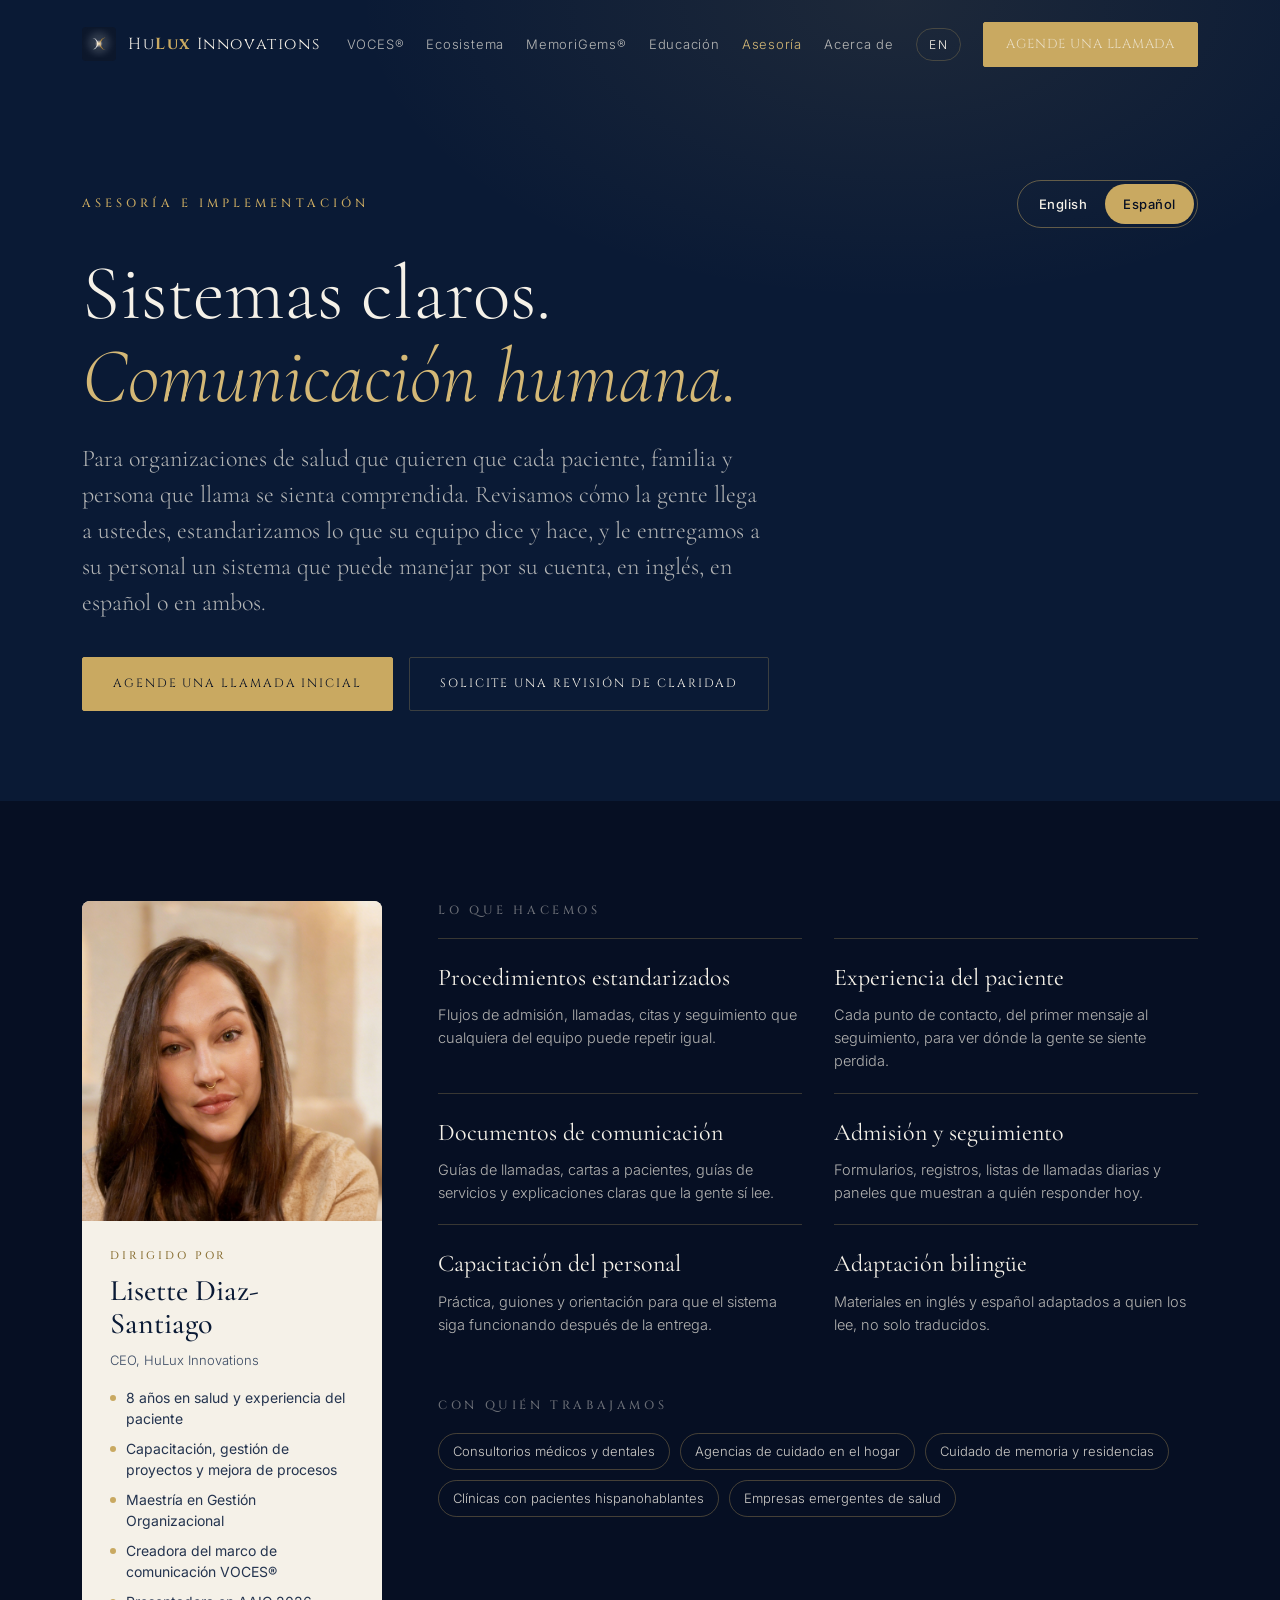
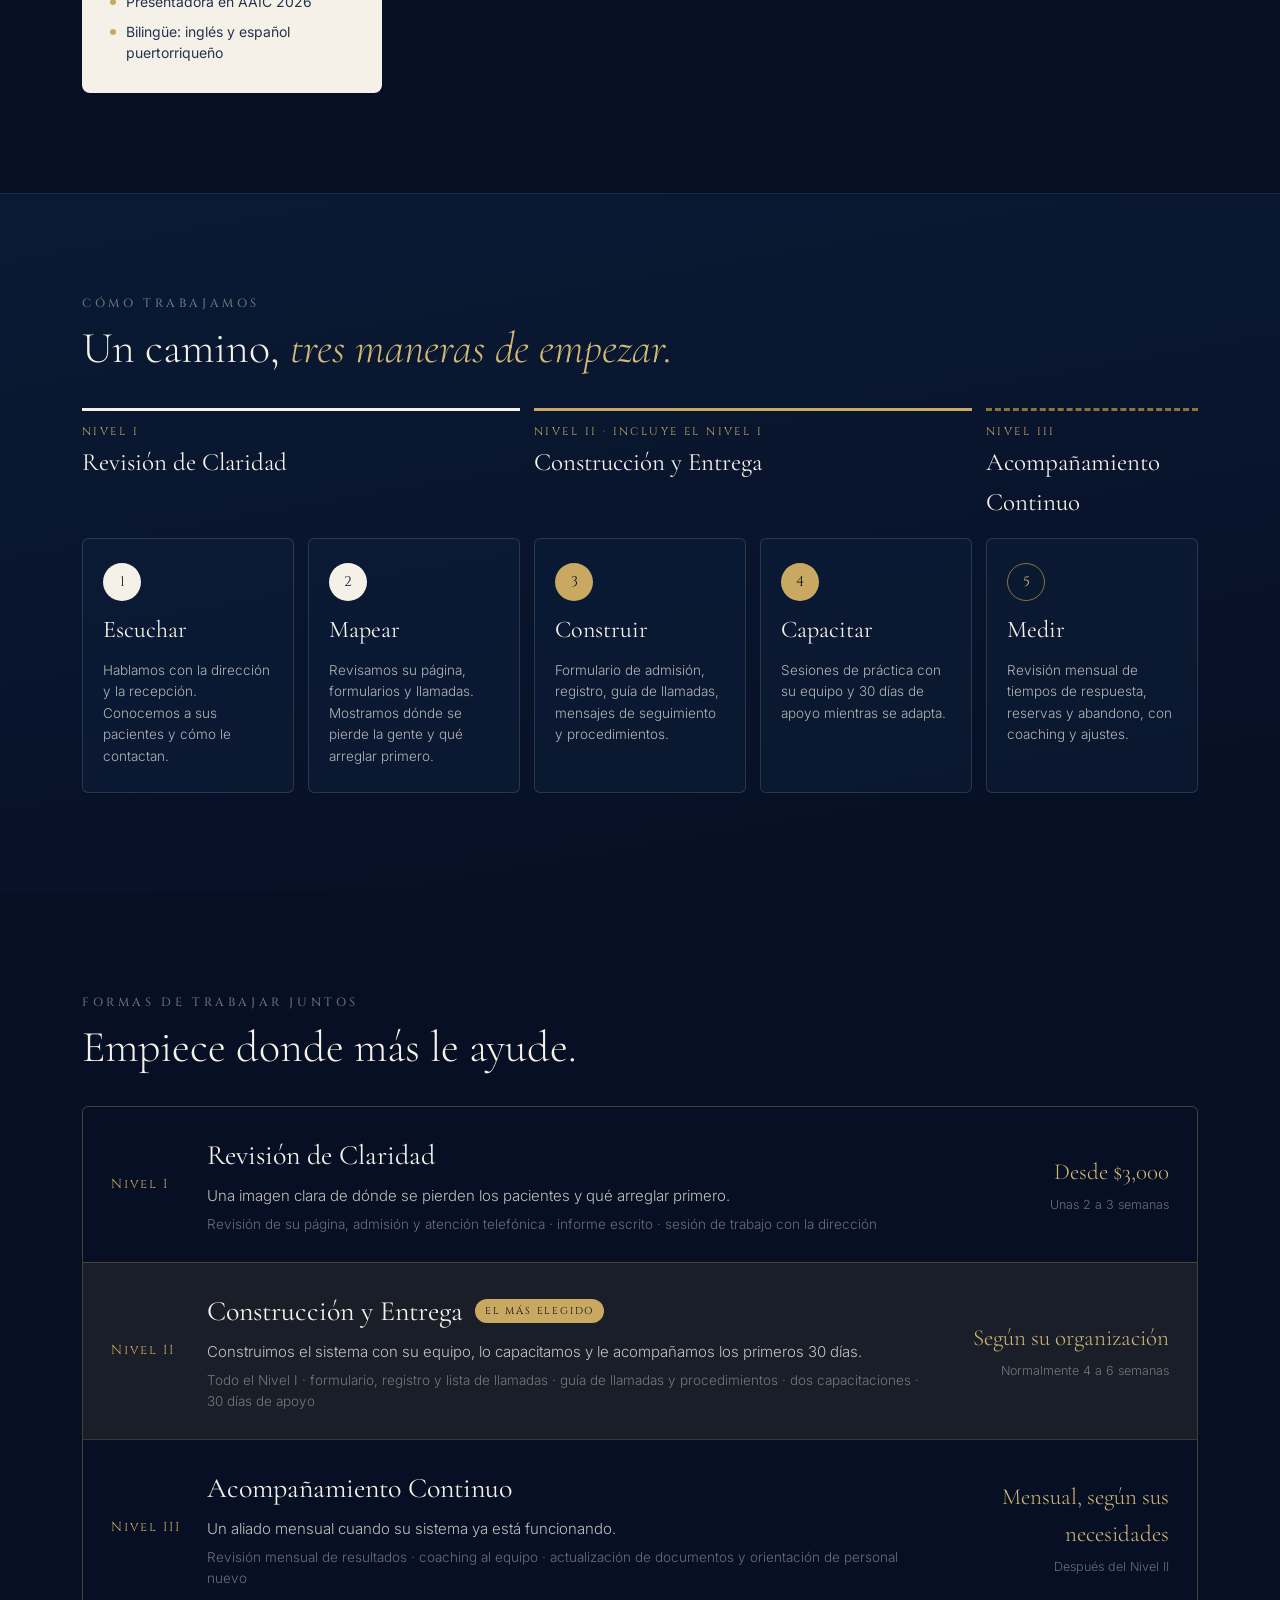
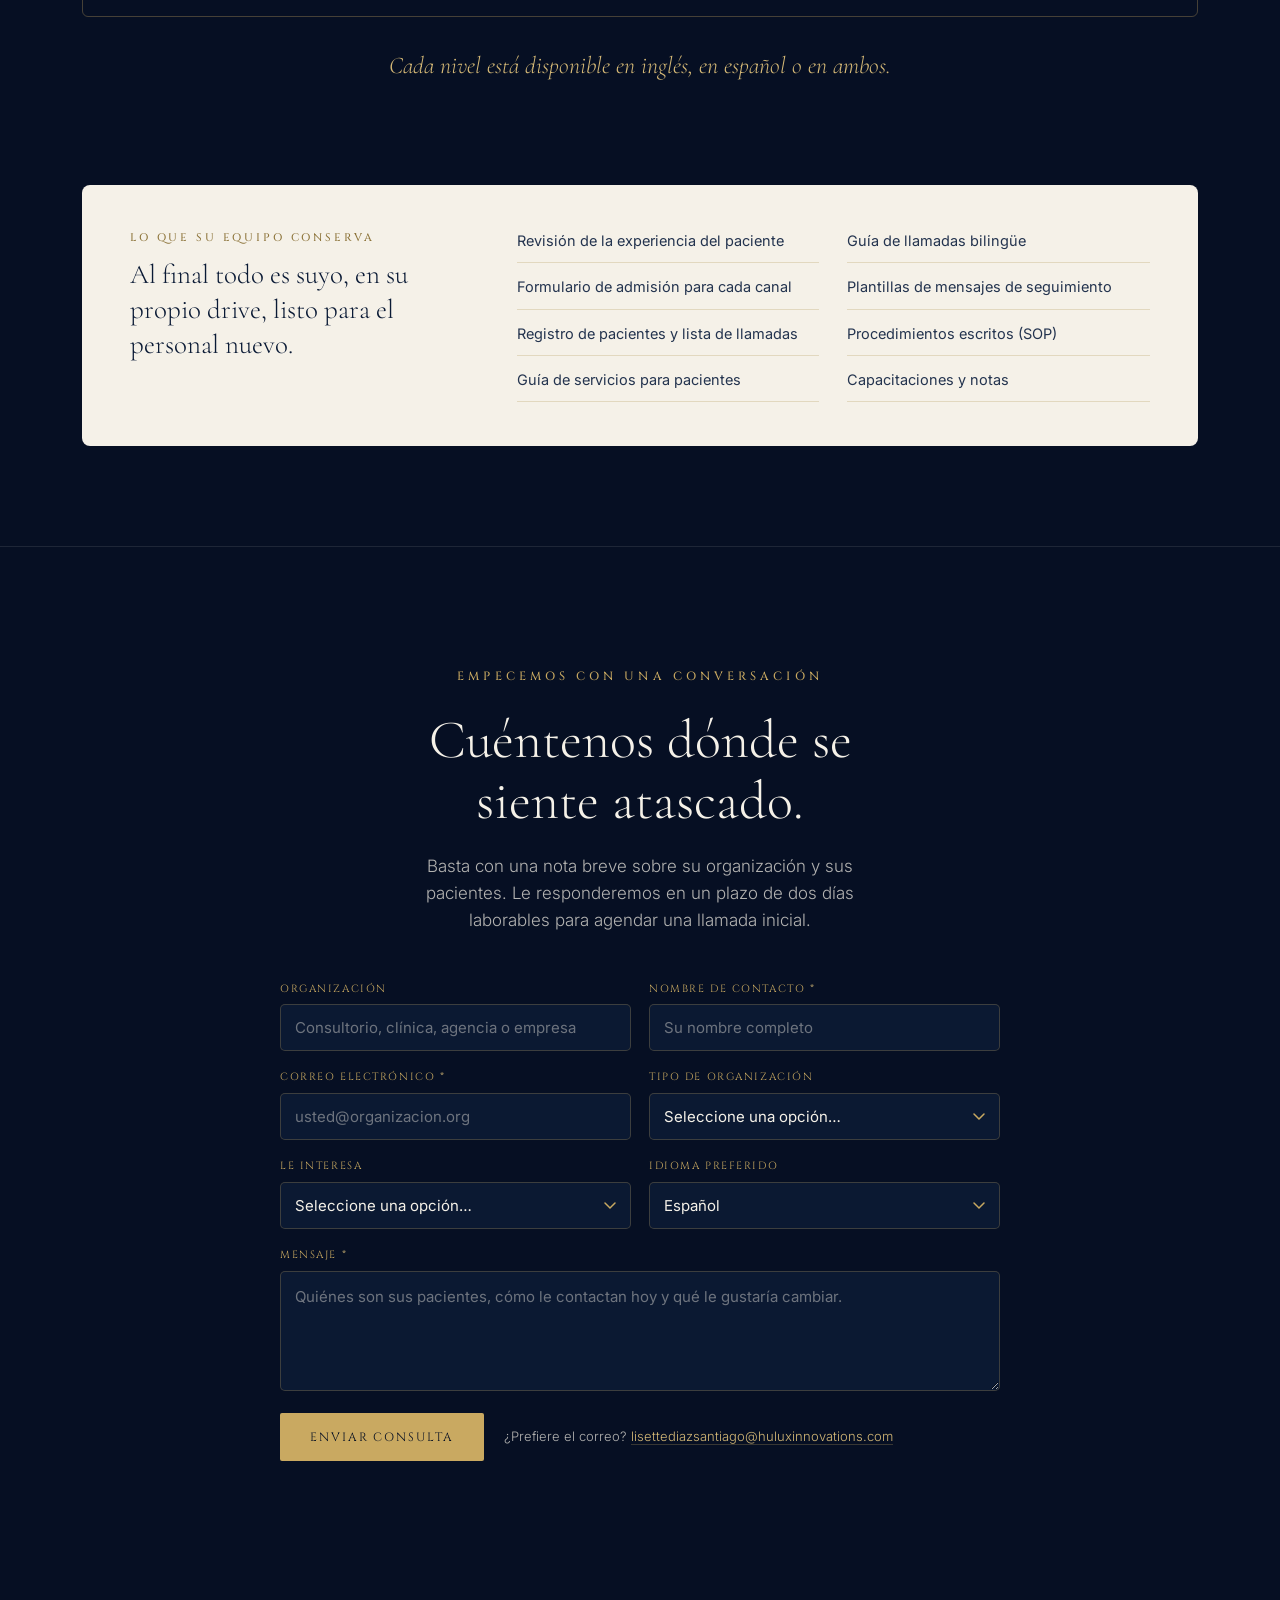
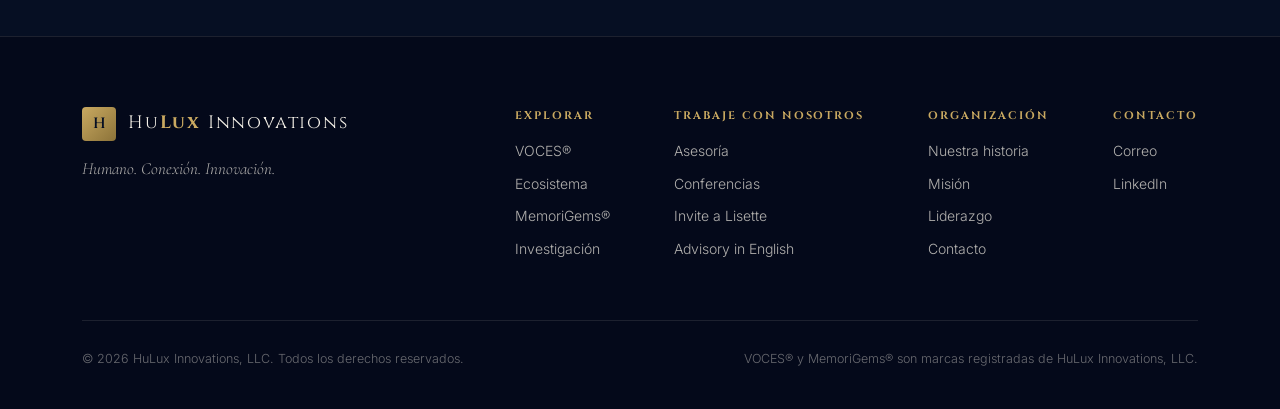
<file: public/es/asesoria.html>
<!DOCTYPE html>
<html lang="es">
<head>
<meta charset="UTF-8">
<meta name="viewport" content="width=device-width, initial-scale=1.0">
<title>Asesoría e Implementación · HuLux Innovations</title>
<meta name="description" content="Asesoría bilingüe (inglés y español) para organizaciones de salud: procedimientos estandarizados, experiencia del paciente, documentos de comunicación, sistemas de admisión y seguimiento, y capacitación del personal. Dirigida por Lisette Diaz-Santiago.">
<link rel="canonical" href="https://huluxinnovations.com/es/asesoria.html">
<link rel="alternate" hreflang="en" href="https://huluxinnovations.com/advisory.html">
<link rel="alternate" hreflang="es" href="https://huluxinnovations.com/es/asesoria.html">
<link rel="alternate" hreflang="x-default" href="https://huluxinnovations.com/advisory.html">
<link rel="icon" type="image/jpeg" href="../assets/hulux-mark.jpg">
<meta property="og:type" content="website">
<meta property="og:site_name" content="HuLux Innovations">
<meta property="og:title" content="Asesoría e Implementación · HuLux Innovations">
<meta property="og:description" content="Asesoría bilingüe (inglés y español) para organizaciones de salud: procedimientos estandarizados, experiencia del paciente, documentos de comunicación, sistemas de admisión y seguimiento, y capacitación del personal. Dirigida por Lisette Diaz-Santiago.">
<meta property="og:url" content="https://huluxinnovations.com/es/asesoria.html">
<meta property="og:image" content="https://huluxinnovations.com/assets/hulux-mark.jpg">
<meta property="og:locale" content="es_US">
<link rel="preconnect" href="https://fonts.googleapis.com">
<link rel="preconnect" href="https://fonts.gstatic.com" crossorigin>
<link href="https://fonts.googleapis.com/css2?family=Cinzel:wght@400;500;600&family=Cormorant+Garamond:ital,wght@0,300;0,400;0,500;0,600;1,300;1,400&family=Inter:wght@300;400;500&display=swap" rel="stylesheet">
<link rel="stylesheet" href="../styles.css">
</head>
<body>

<!-- NAV -->
<header class="nav">
  <div class="wrap">
    <a class="brand" href="index.html">
      <img src="../assets/hulux-mark.jpg" alt="HuLux Innovations mark" onerror="this.outerHTML='<span class=&quot;bmark&quot;>H</span>'">
      <span class="btext">Hu<b>Lux</b> Innovations</span>
    </a>
    <nav class="nav-links">
      <a href="index.html#voces">VOCES®</a>
      <a href="index.html#ecosystem">Ecosistema</a>
      <a href="memorigems.html">MemoriGems®</a>
      <a href="education.html">Educación</a>
      <a href="asesoria.html" class="active" aria-current="page">Asesoría</a>
      <a href="about.html">Acerca de</a>
      <a class="lang-link" href="../advisory.html" hreflang="en" lang="en" aria-label="English" title="View in English">EN</a>
  <a class="btn btn-primary" href="#inquire">Agende una llamada</a>
    </nav>
    <button class="nav-toggle" aria-label="Abrir menú"><span></span><span></span><span></span></button>
  </div>
</header>
<nav class="mobile-menu">
  <a href="index.html#voces">VOCES®</a>
  <a href="index.html#ecosystem">Ecosistema</a>
  <a href="memorigems.html">MemoriGems®</a>
  <a href="education.html">Educación</a>
  <a href="asesoria.html">Asesoría</a>
  <a href="about.html">Acerca de</a>
  <a class="lang-link" href="../advisory.html" hreflang="en" lang="en">English</a>
  <a class="btn btn-primary" href="#inquire">Agende una llamada</a>
</nav>

<!-- HERO -->
<section class="page-hero adv-hero">
  <div class="wrap">
    <div class="adv-hero-top reveal">
      <span class="eyebrow">Asesoría e Implementación</span>
      <nav class="adv-lang" aria-label="Idioma">
        <a href="../advisory.html" hreflang="en" lang="en">English</a>
        <a href="asesoria.html" hreflang="es" lang="es" aria-current="page">Español</a>
      </nav>
    </div>
    <h1 class="reveal">Sistemas claros. <em>Comunicación humana.</em></h1>
    <p class="reveal">Para organizaciones de salud que quieren que cada paciente, familia y persona que llama se sienta comprendida. Revisamos cómo la gente llega a ustedes, estandarizamos lo que su equipo dice y hace, y le entregamos a su personal un sistema que puede manejar por su cuenta, en inglés, en español o en ambos.</p>
    <div class="cta-row adv-hero-cta reveal">
      <a class="btn btn-primary" href="#inquire">Agende una llamada inicial</a>
      <a class="btn btn-ghost" href="#inquire">Solicite una Revisión de Claridad</a>
    </div>
  </div>
</section>

<!-- WHO + WHAT -->
<section class="adv-intro">
  <div class="wrap adv-split">
    <aside class="adv-lead reveal">
      <img src="../lisette-headshot.jpg" alt="Lisette Diaz-Santiago" loading="lazy">
      <div class="adv-lead-body">
        <span class="adv-kicker">Dirigido por</span>
        <h2>Lisette Diaz-Santiago</h2>
        <p class="adv-role">CEO, HuLux Innovations</p>
        <ul class="adv-creds">
          <li>8 años en salud y experiencia del paciente</li>
          <li>Capacitación, gestión de proyectos y mejora de procesos</li>
          <li>Maestría en Gestión Organizacional</li>
          <li>Creadora del marco de comunicación VOCES®</li>
          <li>Presentadora en AAIC 2026</li>
          <li>Bilingüe: inglés y español puertorriqueño</li>
        </ul>
      </div>
    </aside>
    <div class="adv-what">
      <span class="adv-label reveal">Lo que hacemos</span>
      <div class="adv-caps reveal">
        <div class="adv-cap"><h3>Procedimientos estandarizados</h3><p>Flujos de admisión, llamadas, citas y seguimiento que cualquiera del equipo puede repetir igual.</p></div>
        <div class="adv-cap"><h3>Experiencia del paciente</h3><p>Cada punto de contacto, del primer mensaje al seguimiento, para ver dónde la gente se siente perdida.</p></div>
        <div class="adv-cap"><h3>Documentos de comunicación</h3><p>Guías de llamadas, cartas a pacientes, guías de servicios y explicaciones claras que la gente sí lee.</p></div>
        <div class="adv-cap"><h3>Admisión y seguimiento</h3><p>Formularios, registros, listas de llamadas diarias y paneles que muestran a quién responder hoy.</p></div>
        <div class="adv-cap"><h3>Capacitación del personal</h3><p>Práctica, guiones y orientación para que el sistema siga funcionando después de la entrega.</p></div>
        <div class="adv-cap"><h3>Adaptación bilingüe</h3><p>Materiales en inglés y español adaptados a quien los lee, no solo traducidos.</p></div>
      </div>
      <span class="adv-label reveal">Con quién trabajamos</span>
      <ul class="adv-who reveal">
        <li>Consultorios médicos y dentales</li>
        <li>Agencias de cuidado en el hogar</li>
        <li>Cuidado de memoria y residencias</li>
        <li>Clínicas con pacientes hispanohablantes</li>
        <li>Empresas emergentes de salud</li>
      </ul>
    </div>
  </div>
</section>

<!-- HOW WE WORK -->
<section class="adv-path">
  <div class="wrap">
    <span class="adv-label reveal">Cómo trabajamos</span>
    <h2 class="adv-h2 reveal">Un camino, <em>tres maneras de empezar.</em></h2>
    <div class="adv-brackets reveal" aria-hidden="true">
      <div class="b b1"><span>Nivel I</span><strong>Revisión de Claridad</strong></div>
      <div class="b b2"><span>Nivel II · incluye el Nivel I</span><strong>Construcción y Entrega</strong></div>
      <div class="b b3"><span>Nivel III</span><strong>Acompañamiento Continuo</strong></div>
    </div>
    <ol class="adv-steps reveal">
      <li class="adv-step s1"><span class="adv-dot">1</span><h3>Escuchar</h3><p>Hablamos con la dirección y la recepción. Conocemos a sus pacientes y cómo le contactan.</p></li>
      <li class="adv-step s2"><span class="adv-dot">2</span><h3>Mapear</h3><p>Revisamos su página, formularios y llamadas. Mostramos dónde se pierde la gente y qué arreglar primero.</p></li>
      <li class="adv-step s3"><span class="adv-dot">3</span><h3>Construir</h3><p>Formulario de admisión, registro, guía de llamadas, mensajes de seguimiento y procedimientos.</p></li>
      <li class="adv-step s4"><span class="adv-dot">4</span><h3>Capacitar</h3><p>Sesiones de práctica con su equipo y 30 días de apoyo mientras se adapta.</p></li>
      <li class="adv-step s5"><span class="adv-dot">5</span><h3>Medir</h3><p>Revisión mensual de tiempos de respuesta, reservas y abandono, con coaching y ajustes.</p></li>
    </ol>
  </div>
</section>

<!-- TIERS -->
<section class="adv-tiers" id="tiers">
  <div class="wrap">
    <span class="adv-label reveal">Formas de trabajar juntos</span>
    <h2 class="adv-h2 reveal">Empiece donde más le ayude.</h2>
    <div class="adv-tier-list reveal">
      <article class="adv-tier">
        <div class="adv-tnum">Nivel I</div>
        <div class="adv-tbody">
          <h3>Revisión de Claridad</h3>
          <p>Una imagen clara de dónde se pierden los pacientes y qué arreglar primero.</p>
          <p class="adv-incl">Revisión de su página, admisión y atención telefónica · informe escrito · sesión de trabajo con la dirección</p>
        </div>
        <div class="adv-tprice"><span class="price">Desde $3,000</span><span class="time">Unas 2 a 3 semanas</span></div>
      </article>
      <article class="adv-tier featured">
        <div class="adv-tnum">Nivel II</div>
        <div class="adv-tbody">
          <h3>Construcción y Entrega <span class="adv-badge">El más elegido</span></h3>
          <p>Construimos el sistema con su equipo, lo capacitamos y le acompañamos los primeros 30 días.</p>
          <p class="adv-incl">Todo el Nivel I · formulario, registro y lista de llamadas · guía de llamadas y procedimientos · dos capacitaciones · 30 días de apoyo</p>
        </div>
        <div class="adv-tprice"><span class="price">Según su organización</span><span class="time">Normalmente 4 a 6 semanas</span></div>
      </article>
      <article class="adv-tier">
        <div class="adv-tnum">Nivel III</div>
        <div class="adv-tbody">
          <h3>Acompañamiento Continuo</h3>
          <p>Un aliado mensual cuando su sistema ya está funcionando.</p>
          <p class="adv-incl">Revisión mensual de resultados · coaching al equipo · actualización de documentos y orientación de personal nuevo</p>
        </div>
        <div class="adv-tprice"><span class="price">Mensual, según sus necesidades</span><span class="time">Después del Nivel II</span></div>
      </article>
    </div>
    <p class="adv-bilingual reveal">Cada nivel está disponible en inglés, en español o en ambos.</p>
  </div>
</section>

<!-- WHAT YOU KEEP -->
<section class="adv-keep-wrap">
  <div class="wrap">
    <div class="adv-keep reveal">
      <div>
        <span class="adv-kicker">Lo que su equipo conserva</span>
        <p class="adv-keep-title">Al final todo es suyo, en su propio drive, listo para el personal nuevo.</p>
      </div>
      <ul>
        <li>Revisión de la experiencia del paciente</li>
        <li>Guía de llamadas bilingüe</li>
        <li>Formulario de admisión para cada canal</li>
        <li>Plantillas de mensajes de seguimiento</li>
        <li>Registro de pacientes y lista de llamadas</li>
        <li>Procedimientos escritos (SOP)</li>
        <li>Guía de servicios para pacientes</li>
        <li>Capacitaciones y notas</li>
      </ul>
    </div>
  </div>
</section>

<!-- INQUIRY -->
<section class="contact adv-inquire" id="inquire">
  <div class="wrap">
    <span class="eyebrow reveal">Empecemos con una conversación</span>
    <h2 class="reveal">Cuéntenos dónde se siente atascado.</h2>
    <p class="reveal">Basta con una nota breve sobre su organización y sus pacientes. Le responderemos en un plazo de dos días laborables para agendar una llamada inicial.</p>
    <form class="intake reveal" action="https://formspree.io/f/xdardwky" method="POST" data-sending="Enviando…" data-err="Algo salió mal. Intente de nuevo o escriba a lisettediazsantiago@huluxinnovations.com." data-neterr="Error de conexión. Intente de nuevo o escriba a lisettediazsantiago@huluxinnovations.com.">
      <input type="hidden" name="_subject" value="Nueva consulta de asesoría — HuLux Innovations">
      <input type="hidden" name="inquiry_type" value="Advisory">
      <input type="hidden" name="page_language" value="es">
      <div class="row2">
        <div class="field"><label for="a-org">Organización</label><input id="a-org" name="organization" type="text" placeholder="Consultorio, clínica, agencia o empresa"></div>
        <div class="field"><label for="a-name">Nombre de contacto <span class="req">*</span></label><input id="a-name" name="name" type="text" required autocomplete="name" placeholder="Su nombre completo"></div>
      </div>
      <div class="row2">
        <div class="field"><label for="a-email">Correo electrónico <span class="req">*</span></label><input id="a-email" name="email" type="email" required autocomplete="email" placeholder="usted@organizacion.org"></div>
        <div class="field"><label for="a-type">Tipo de organización</label>
          <select id="a-type" name="organization_type">
            <option value="" disabled selected>Seleccione una opción…</option>
            <option>Consultorio médico o dental</option>
            <option>Agencia de cuidado en el hogar</option>
            <option>Cuidado de memoria o residencia</option>
            <option>Hospital o sistema de salud</option>
            <option>Empresa emergente de salud</option>
            <option>Otro</option>
          </select>
        </div>
      </div>
      <div class="row2">
        <div class="field"><label for="a-tier">Le interesa</label>
          <select id="a-tier" name="interested_in">
            <option value="" disabled selected>Seleccione una opción…</option>
            <option>Nivel I · Revisión de Claridad</option>
            <option>Nivel II · Construcción y Entrega</option>
            <option>Nivel III · Acompañamiento Continuo</option>
            <option>Todavía no sé</option>
          </select>
        </div>
        <div class="field"><label for="a-lang">Idioma preferido</label>
          <select id="a-lang" name="preferred_language">
            <option>Español</option>
            <option>English</option>
            <option>Ambos</option>
          </select>
        </div>
      </div>
      <div class="field"><label for="a-msg">Mensaje <span class="req">*</span></label><textarea id="a-msg" name="message" required placeholder="Quiénes son sus pacientes, cómo le contactan hoy y qué le gustaría cambiar."></textarea></div>
      <input class="hp" type="text" name="_gotcha" tabindex="-1" autocomplete="off" aria-hidden="true">
      <div class="actions">
        <button class="btn btn-primary" type="submit">Enviar consulta</button>
        <span class="alt">¿Prefiere el correo? <a href="mailto:lisettediazsantiago@huluxinnovations.com?subject=Advisory%20Inquiry">lisettediazsantiago@huluxinnovations.com</a></span>
      </div>
      <p class="form-status" role="status" aria-live="polite"></p>
    </form>
    <div class="intake-done">
      <h3>Gracias. Ya lo recibimos.</h3>
      <p>Su mensaje va camino a Lisette. Leemos cada mensaje personalmente y le responderemos en un plazo de dos días laborables.</p>
    </div>
  </div>
</section>

<footer class="footer">
  <div class="wrap">
    <div class="top">
      <div>
        <a class="brand" href="index.html"><span class="bmark">H</span><span class="btext">Hu<b>Lux</b> Innovations</span></a>
        <p class="tagline">Humano. Conexión. Innovación.</p>
      </div>
      <div class="cols">
        <div class="col"><h4>Explorar</h4><a href="index.html#voces">VOCES®</a><a href="index.html#ecosystem">Ecosistema</a><a href="memorigems.html">MemoriGems®</a><a href="index.html#research">Investigación</a></div>
        <div class="col"><h4>Trabaje con nosotros</h4><a href="asesoria.html">Asesoría</a><a href="education.html">Conferencias</a><a href="education.html#inquire">Invite a Lisette</a><a href="../advisory.html">Advisory in English</a></div>
        <div class="col"><h4>Organización</h4><a href="about.html#story">Nuestra historia</a><a href="about.html#mission">Misión</a><a href="about.html#leadership">Liderazgo</a><a href="index.html#contact">Contacto</a></div>
        <div class="col"><h4>Contacto</h4><a href="mailto:lisettediazsantiago@huluxinnovations.com">Correo</a><a href="https://www.linkedin.com/company/hulux-innovations/" target="_blank" rel="noopener">LinkedIn</a></div>
      </div>
    </div>
    <div class="bottom">
      <span>© 2026 HuLux Innovations, LLC. Todos los derechos reservados.</span>
      <span>VOCES® y MemoriGems® son marcas registradas de HuLux Innovations, LLC.</span>
    </div>
  </div>
</footer>

<script src="../script.js"></script>
</body>
</html>
</file>
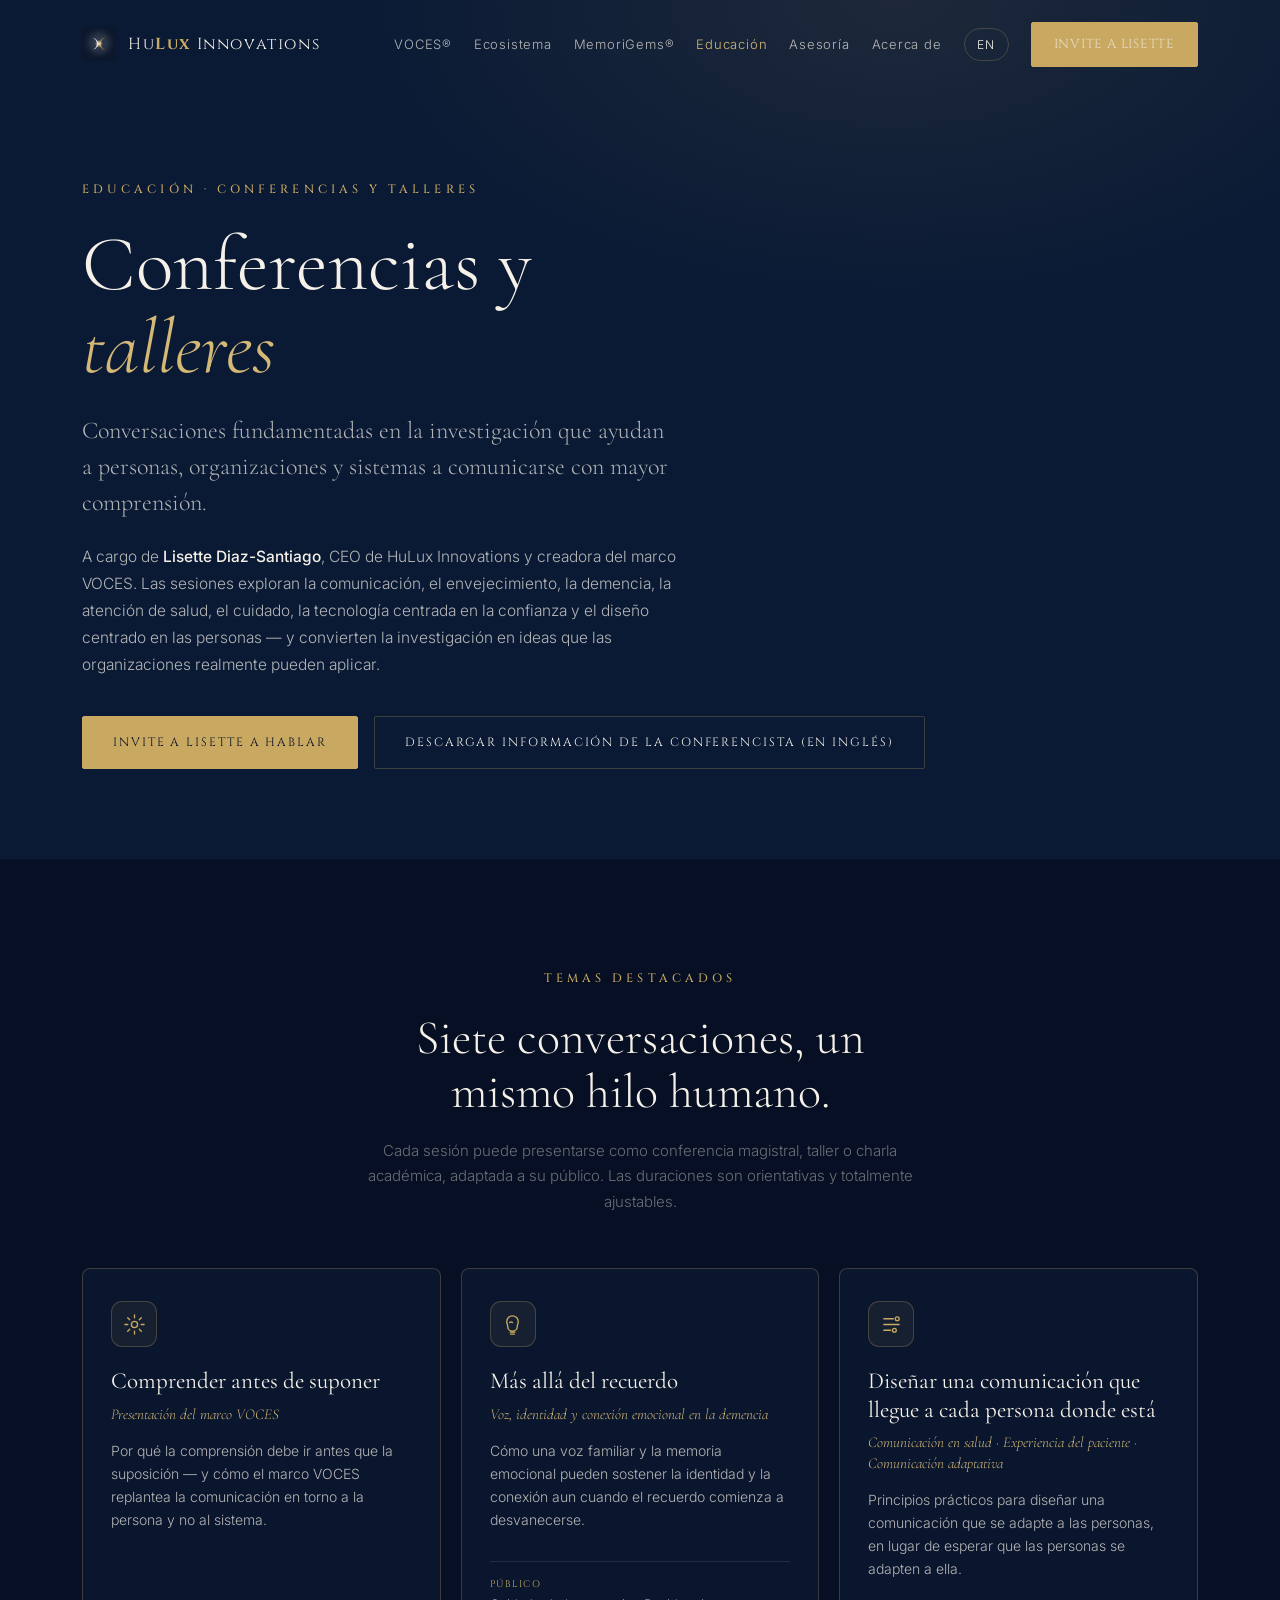
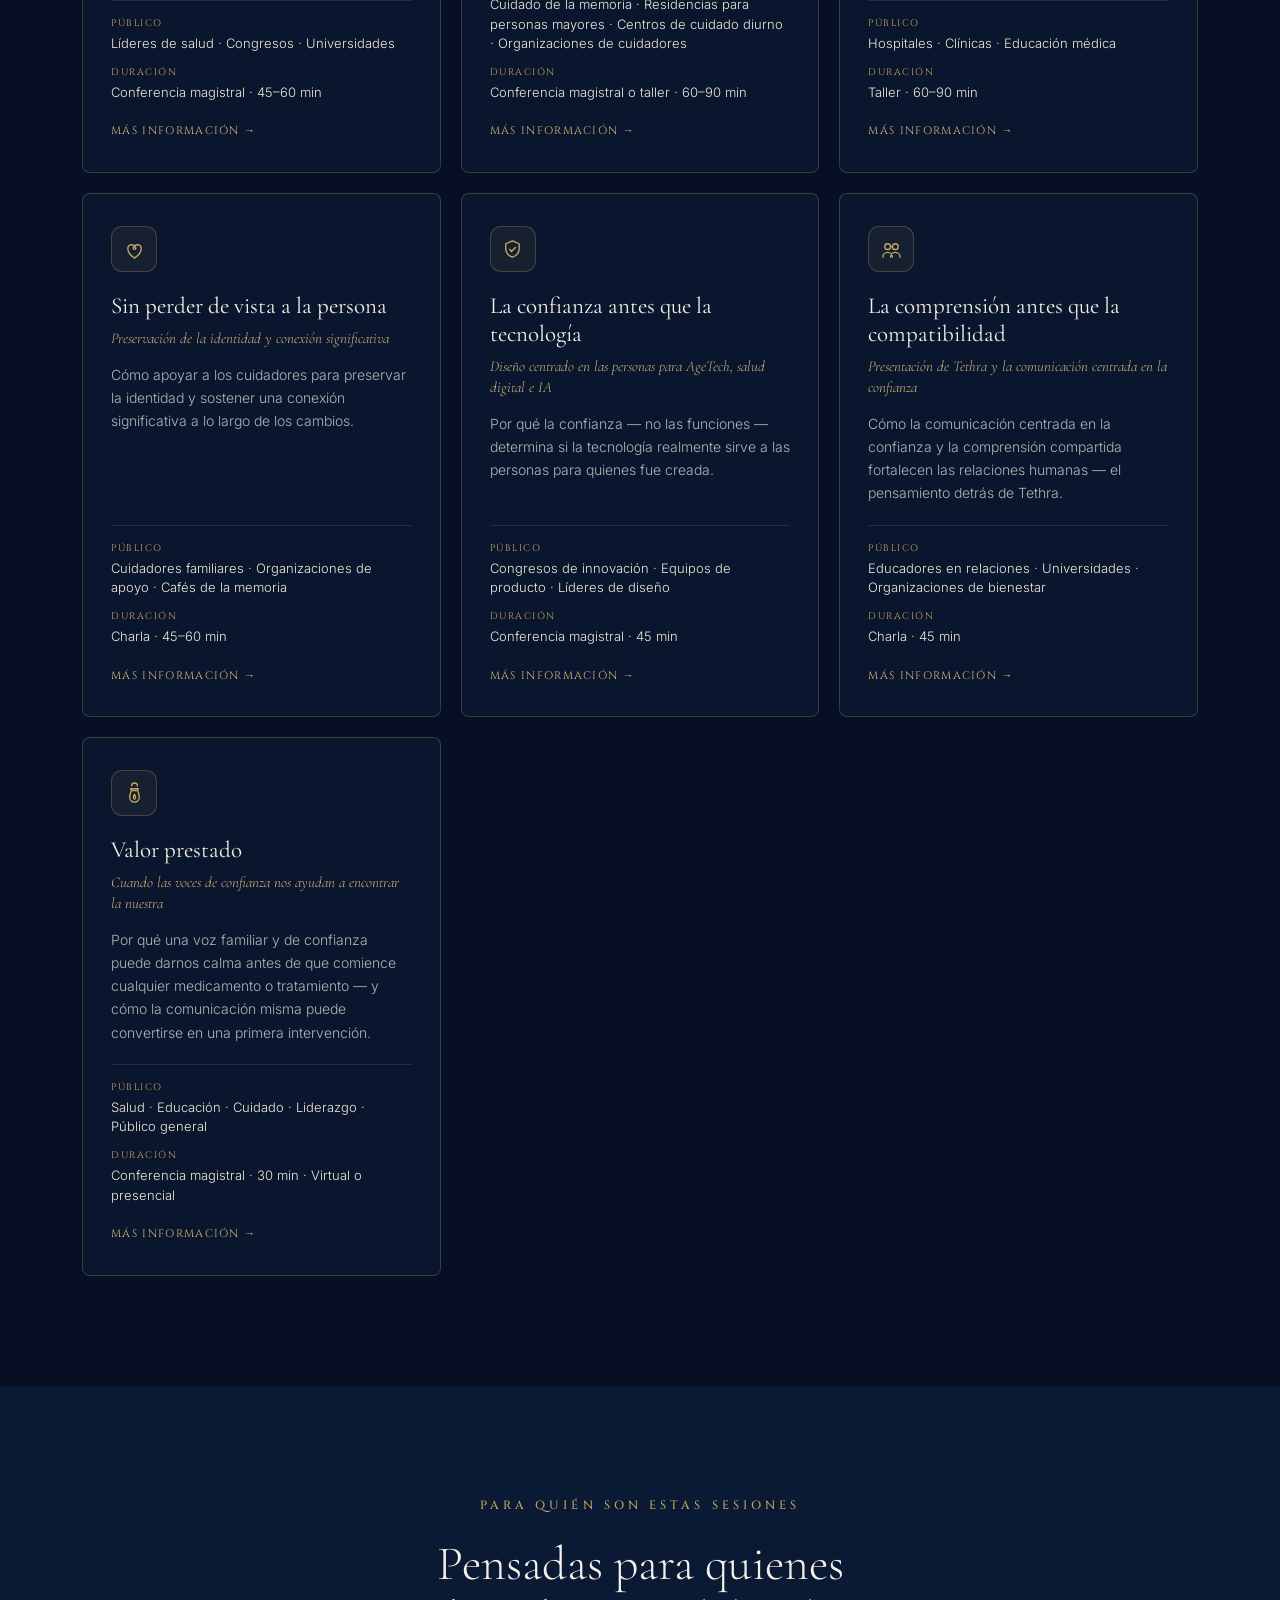
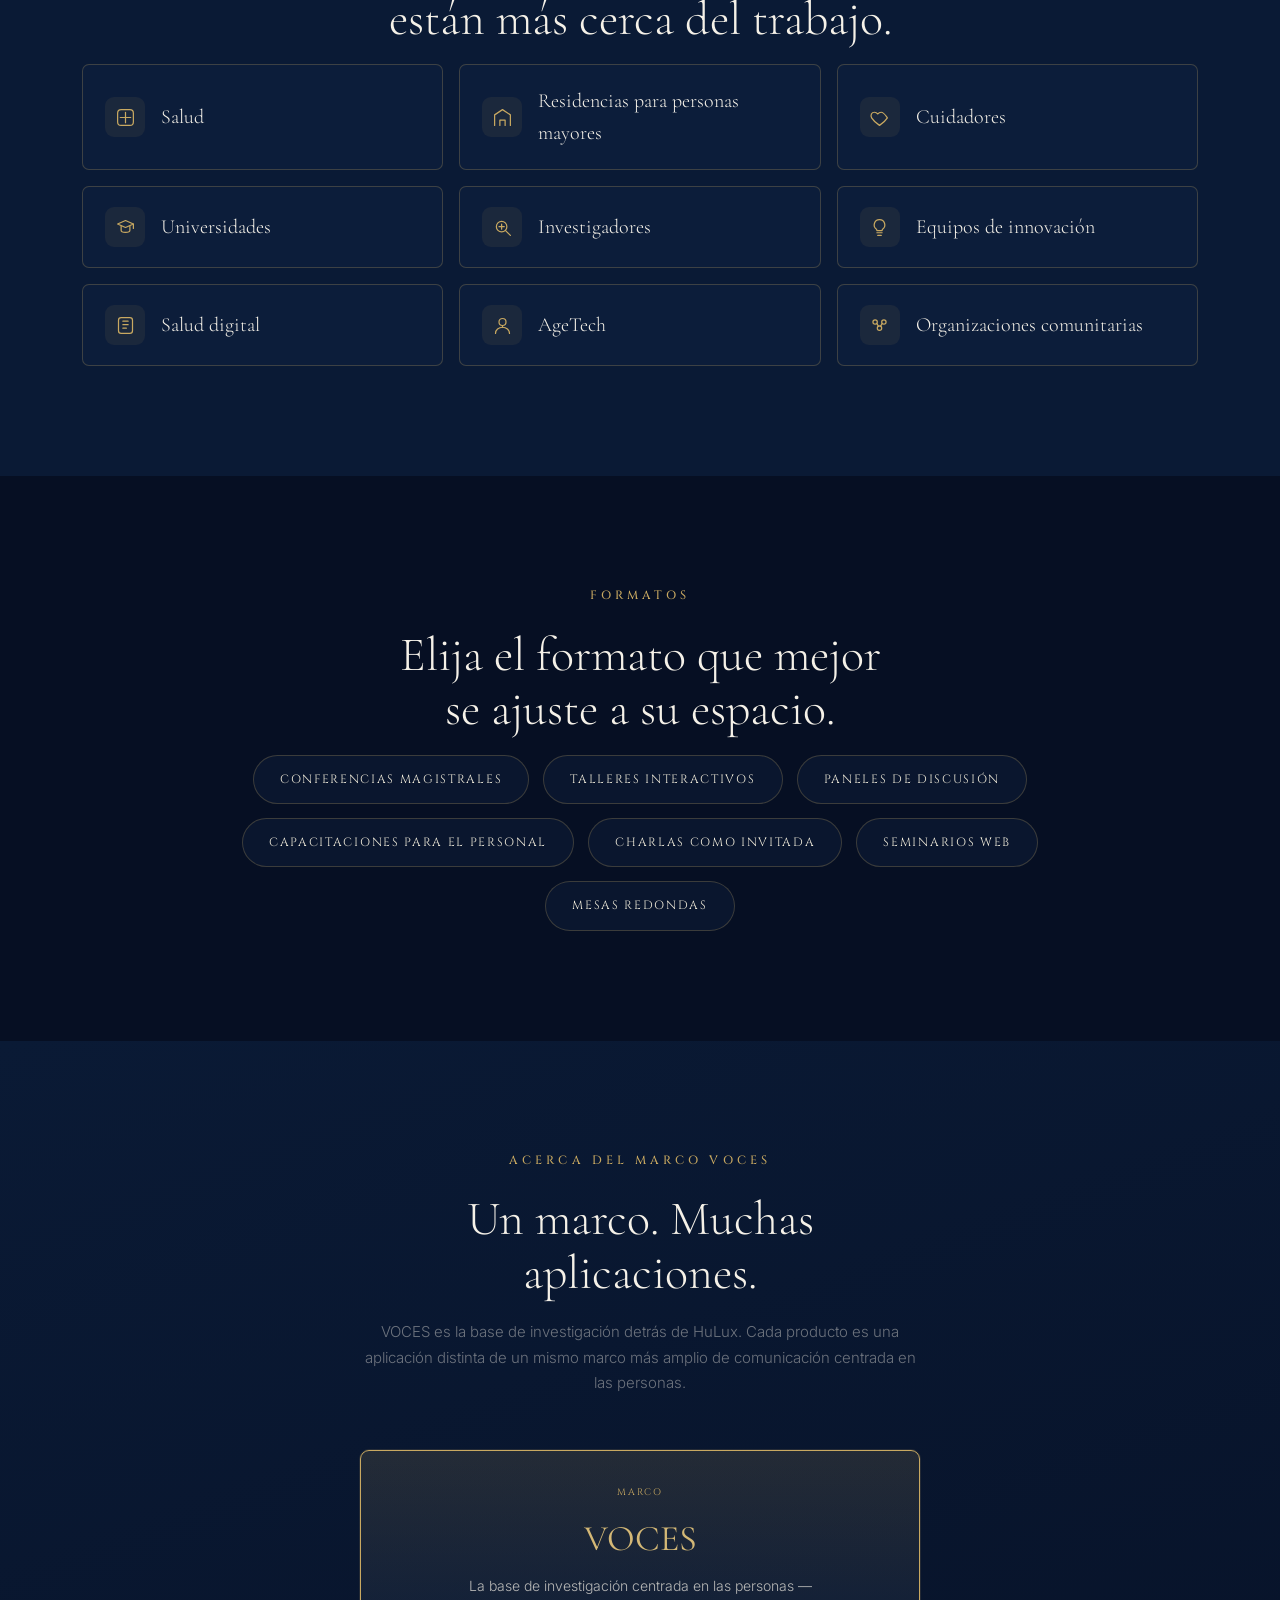
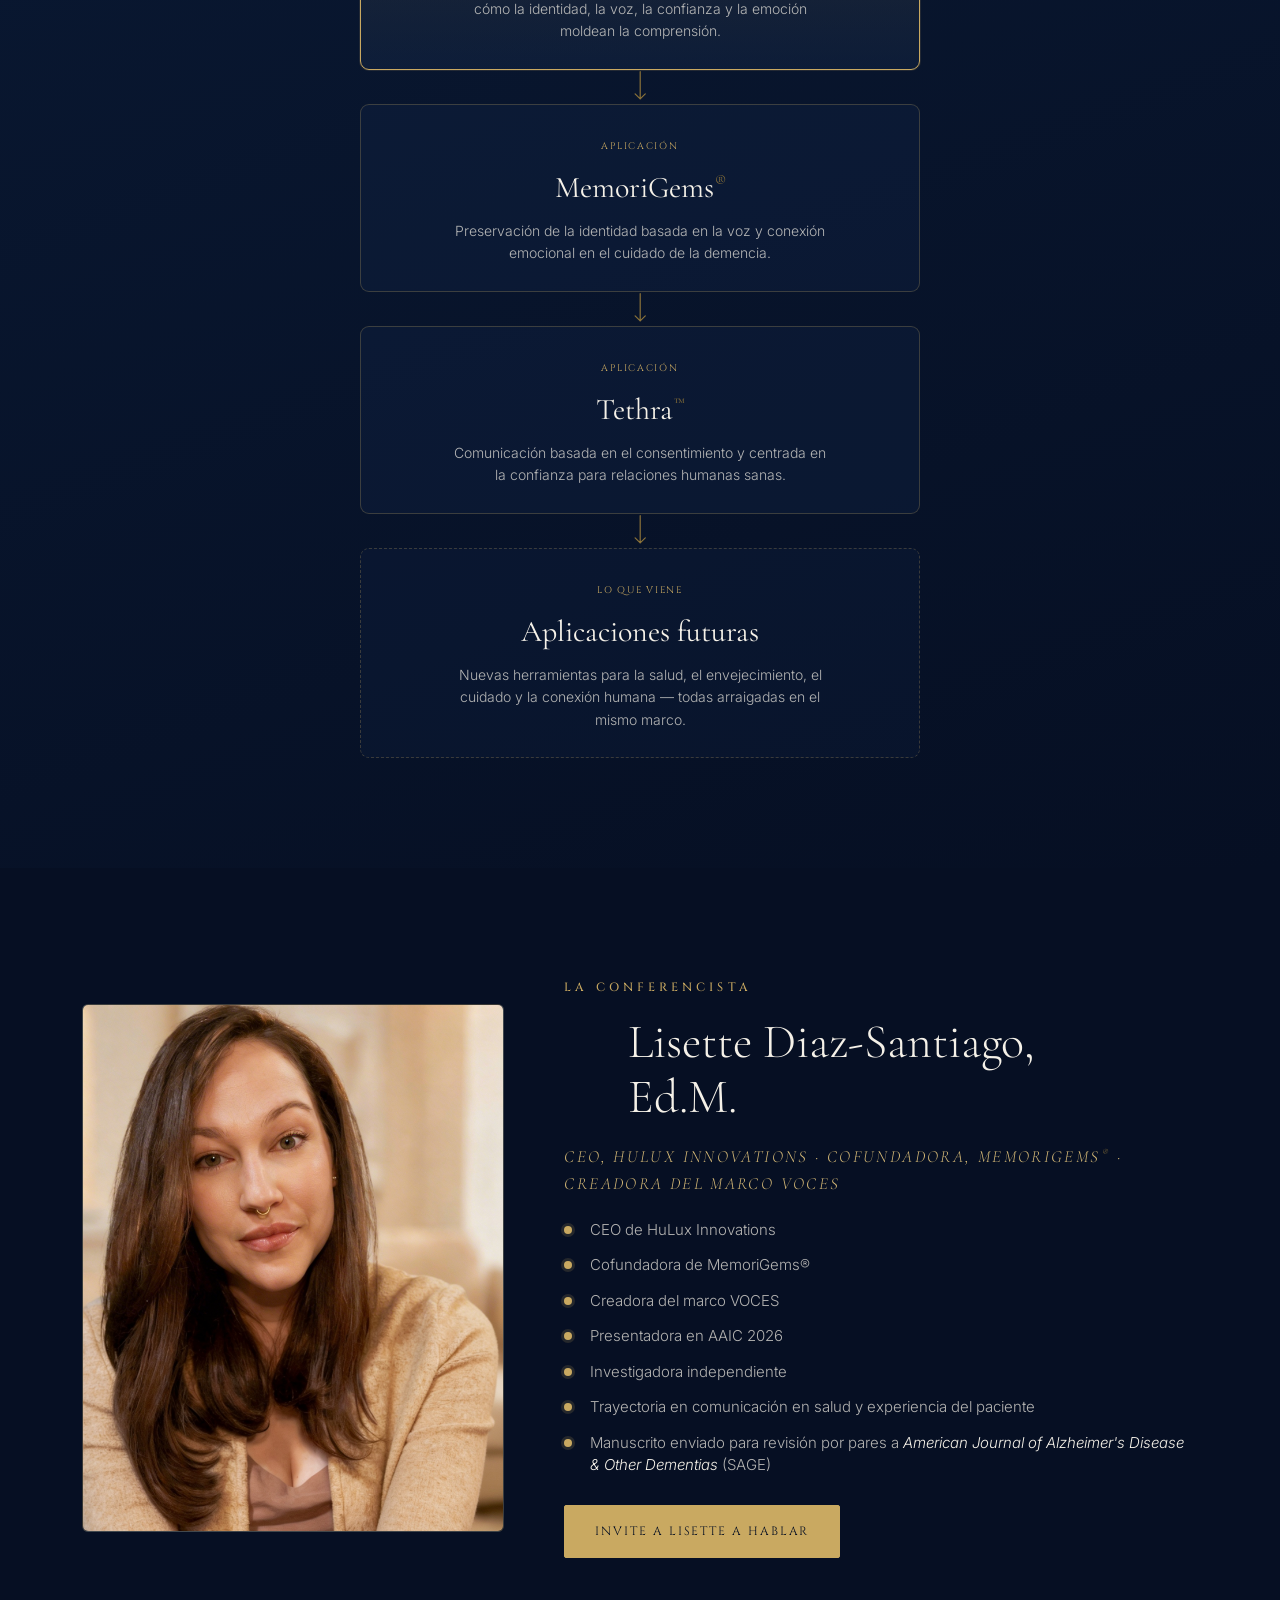
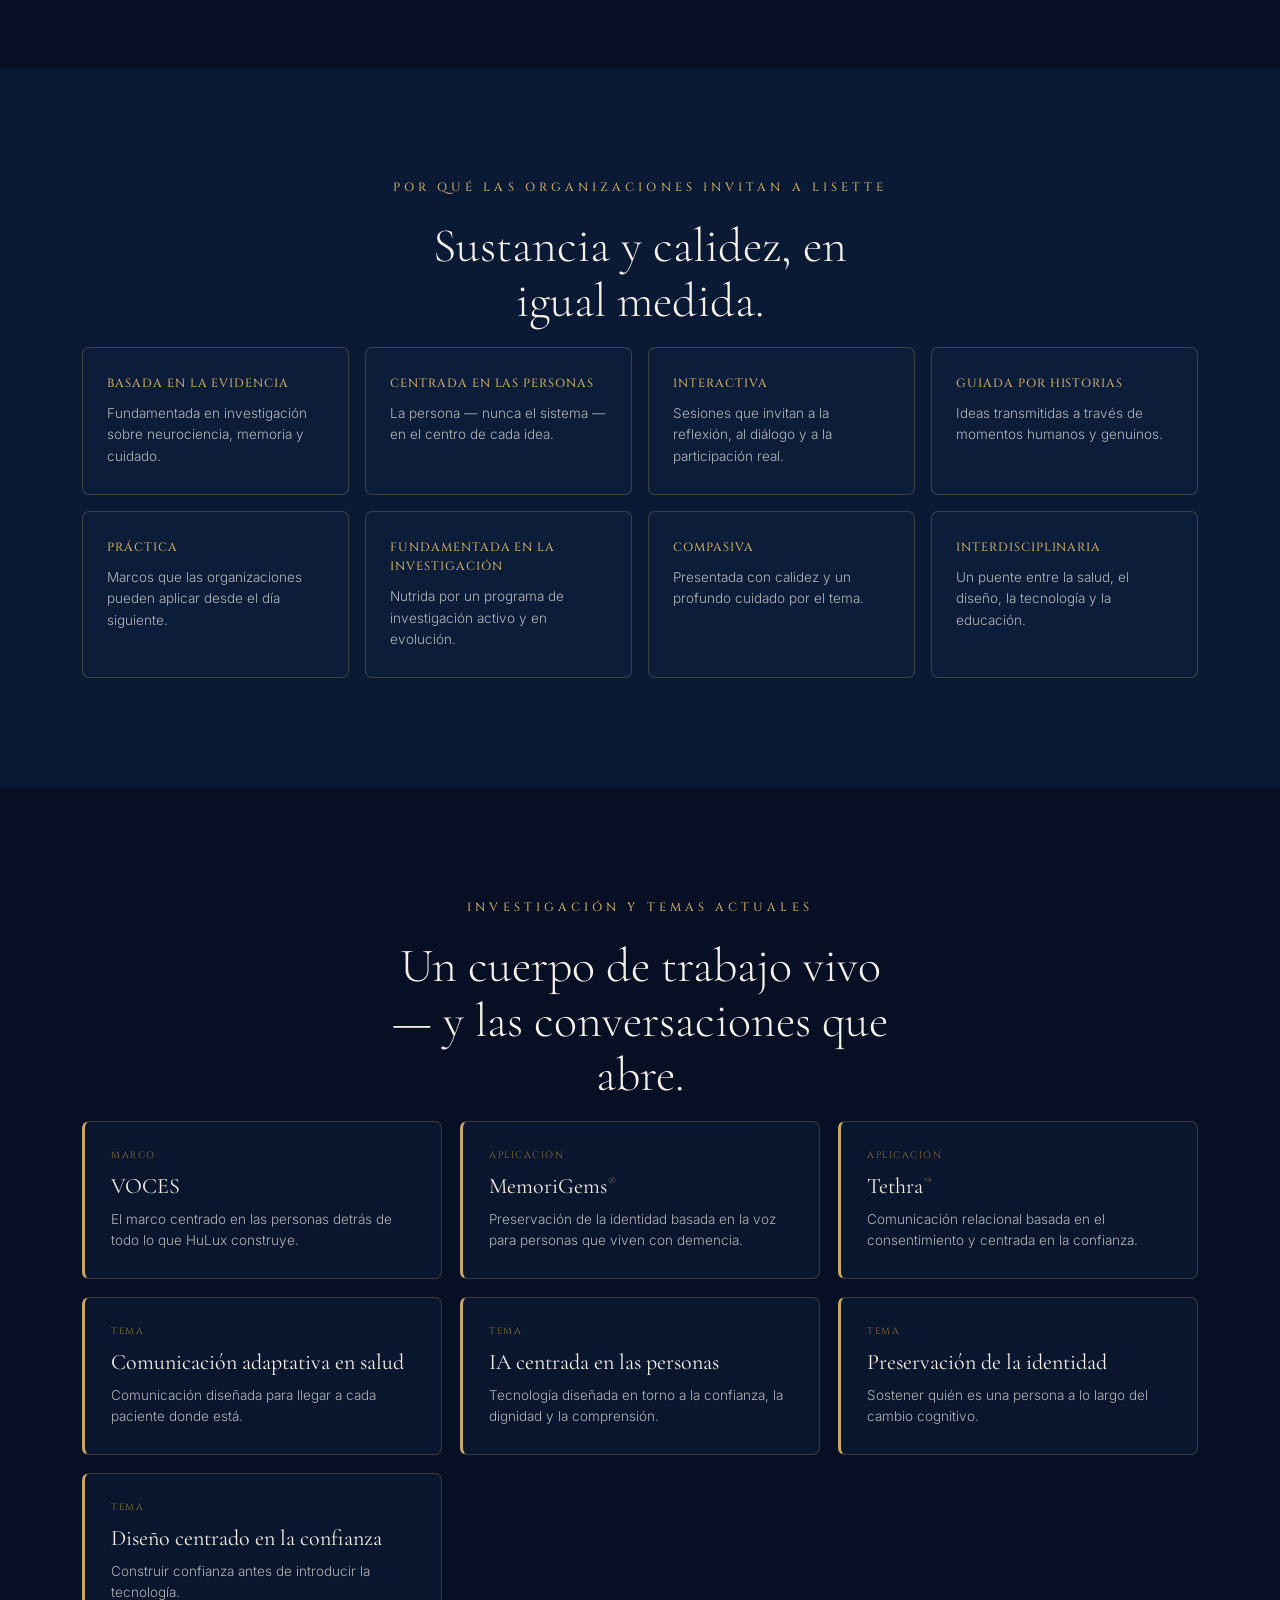
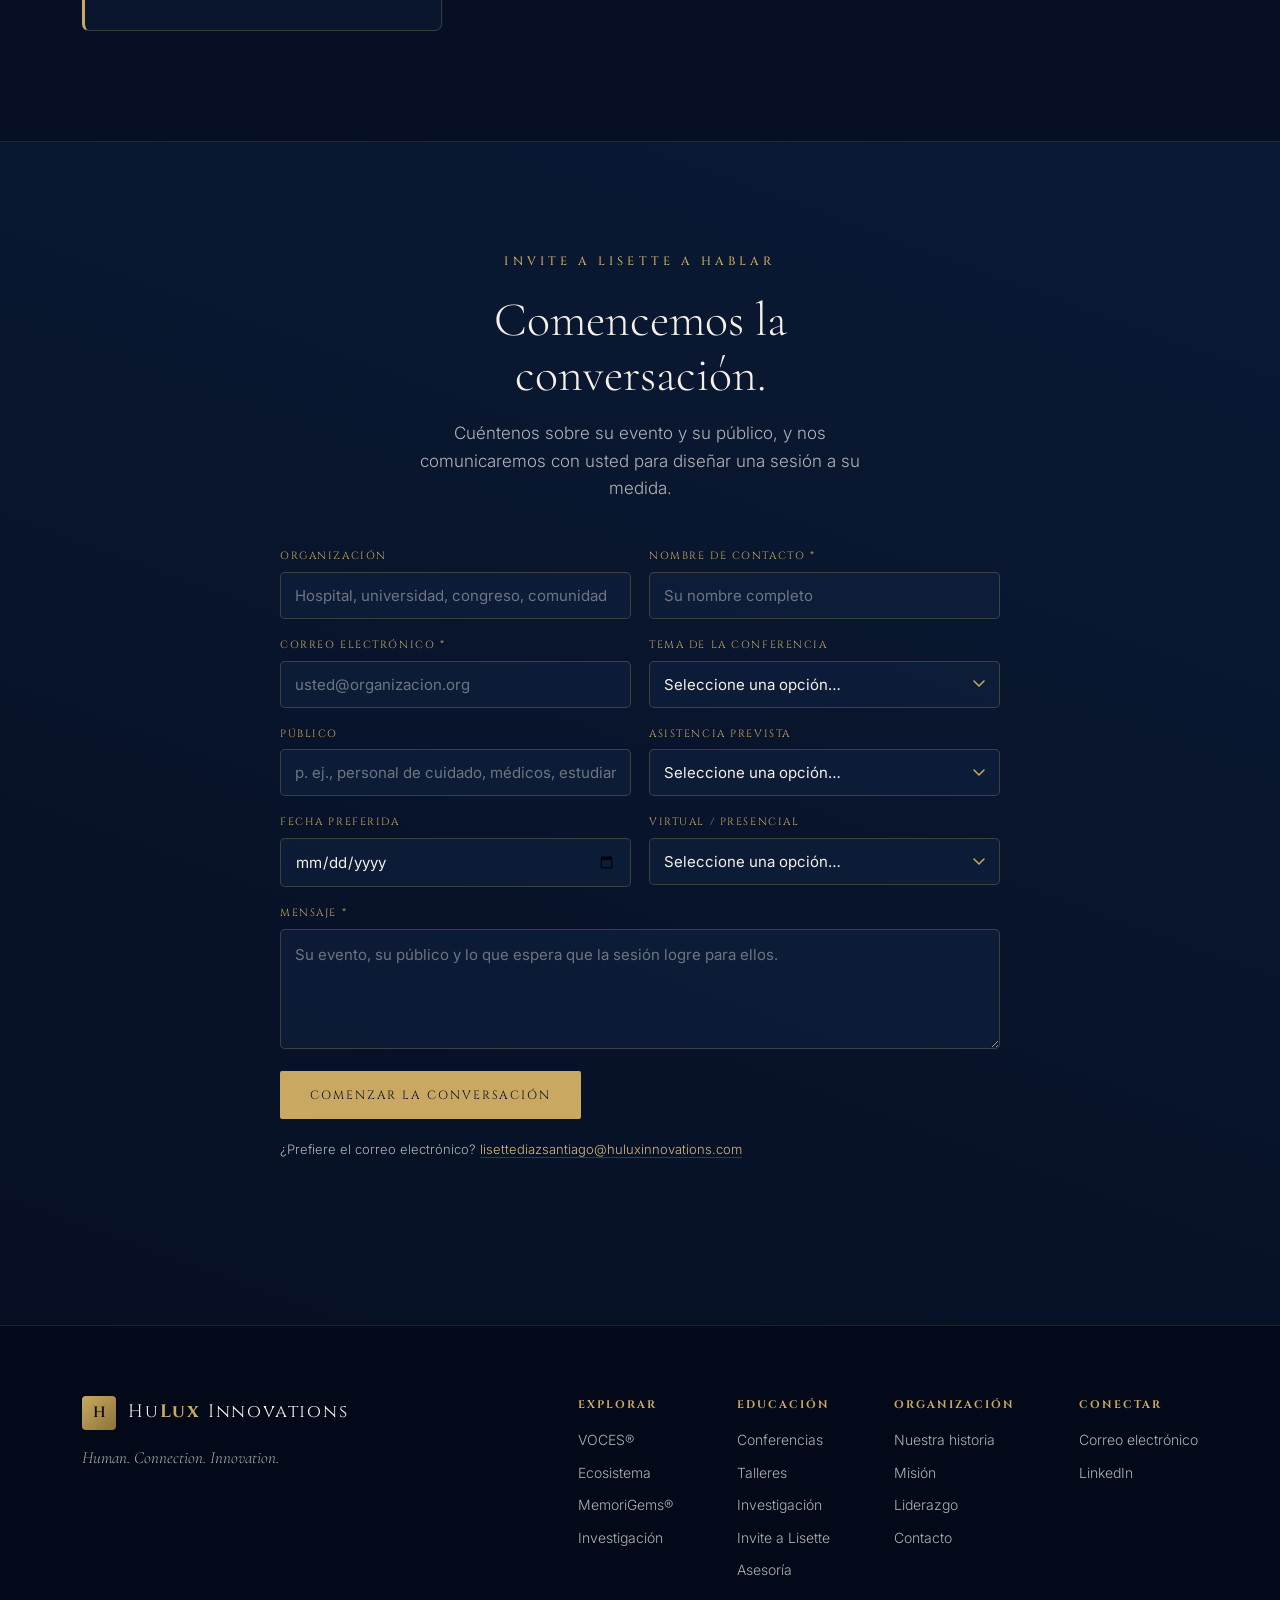
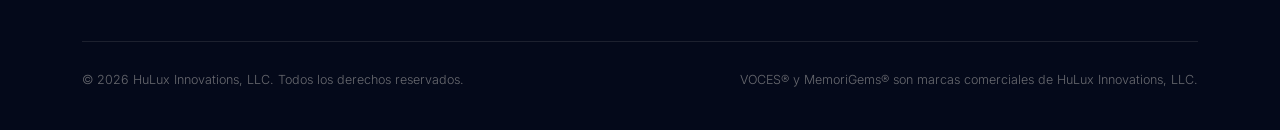
<file: public/es/education.html>
<!DOCTYPE html>
<html lang="es">
<head>
<meta charset="UTF-8">
<meta name="viewport" content="width=device-width, initial-scale=1.0">
<title>Educación — Conferencias y talleres · HuLux Innovations</title>
<meta name="description" content="Conferencias y talleres fundamentados en la investigación, a cargo de Lisette Diaz-Santiago, CEO de HuLux Innovations y creadora del marco VOCES — sobre comunicación, envejecimiento, demencia, atención de salud, cuidado y tecnología centrada en la confianza.">
<link rel="canonical" href="https://huluxinnovations.com/es/education.html">
<link rel="alternate" hreflang="en" href="https://huluxinnovations.com/education.html">
<link rel="alternate" hreflang="es" href="https://huluxinnovations.com/es/education.html">
<link rel="alternate" hreflang="x-default" href="https://huluxinnovations.com/education.html">
<link rel="icon" type="image/jpeg" href="../assets/hulux-mark.jpg">
<meta property="og:type" content="website">
<meta property="og:locale" content="es_US">
<meta property="og:site_name" content="HuLux Innovations">
<meta property="og:title" content="Educación — Conferencias y talleres · HuLux Innovations">
<meta property="og:description" content="Conversaciones fundamentadas en la investigación que ayudan a personas, organizaciones y sistemas a comunicarse con mayor comprensión.">
<meta property="og:url" content="https://huluxinnovations.com/es/education.html">
<meta property="og:image" content="https://huluxinnovations.com/assets/hulux-mark.jpg">
<link rel="preconnect" href="https://fonts.googleapis.com">
<link rel="preconnect" href="https://fonts.gstatic.com" crossorigin>
<link href="https://fonts.googleapis.com/css2?family=Cinzel:wght@400;500;600&family=Cormorant+Garamond:ital,wght@0,300;0,400;0,500;0,600;1,300;1,400&family=Inter:wght@300;400;500&display=swap" rel="stylesheet">
<link rel="stylesheet" href="../styles.css">
</head>
<body>

<!-- NAV -->
<header class="nav">
  <div class="wrap">
    <a class="brand" href="index.html">
      <img src="../assets/hulux-mark.jpg" alt="Logotipo de HuLux Innovations" onerror="this.outerHTML='<span class=&quot;bmark&quot;>H</span>'">
      <span class="btext">Hu<b>Lux</b> Innovations</span>
    </a>
    <nav class="nav-links">
      <a href="index.html#voces">VOCES®</a>
      <a href="index.html#ecosystem">Ecosistema</a>
      <a href="memorigems.html">MemoriGems®</a>
      <a href="education.html" class="active">Educación</a>
      <a href="asesoria.html">Asesoría</a>
      <a href="about.html">Acerca de</a>
      <a class="lang-link" href="../education.html" hreflang="en" lang="en" aria-label="English" title="View in English">EN</a>
      <a class="btn btn-primary" href="#inquire">Invite a Lisette</a>
    </nav>
    <button class="nav-toggle" aria-label="Abrir menú"><span></span><span></span><span></span></button>
  </div>
</header>
<nav class="mobile-menu">
  <a href="index.html#voces">VOCES®</a>
  <a href="index.html#ecosystem">Ecosistema</a>
  <a href="memorigems.html">MemoriGems®</a>
  <a href="education.html">Educación</a>
  <a href="asesoria.html">Asesoría</a>
  <a href="about.html">Acerca de</a>
  <a class="lang-link" href="../education.html" hreflang="en" lang="en">English</a>
  <a class="btn btn-primary" href="#inquire">Invite a Lisette</a>
</nav>

<!-- HERO -->
<section class="page-hero edu-hero">
  <div class="wrap">
    <span class="eyebrow reveal">Educación · Conferencias y talleres</span>
    <h1 class="reveal">Conferencias y <em>talleres</em></h1>
    <p class="reveal">Conversaciones fundamentadas en la investigación que ayudan a personas, organizaciones y sistemas a comunicarse con mayor comprensión.</p>
    <p class="edu-hero-support reveal">A cargo de <strong>Lisette Diaz-Santiago</strong>, CEO de HuLux Innovations y creadora del marco VOCES. Las sesiones exploran la comunicación, el envejecimiento, la demencia, la atención de salud, el cuidado, la tecnología centrada en la confianza y el diseño centrado en las personas — y convierten la investigación en ideas que las organizaciones realmente pueden aplicar.</p>
    <div class="edu-hero-cta reveal">
      <a class="btn btn-primary" href="#inquire">Invite a Lisette a hablar</a>
      <a class="btn btn-ghost" href="../assets/hulux-speaker-kit.pdf" download>Descargar información de la conferencista (en inglés)</a>
    </div>
  </div>
</section>

<!-- FEATURED SPEAKING TOPICS -->
<section class="edu edu-topics">
  <div class="wrap">
    <span class="eyebrow reveal center">Temas destacados</span>
    <h2 class="reveal center">Siete conversaciones, un mismo hilo humano.</h2>
    <p class="note reveal center">Cada sesión puede presentarse como conferencia magistral, taller o charla académica, adaptada a su público. Las duraciones son orientativas y totalmente ajustables.</p>
    <div class="topic-grid">

      <article class="topic-card reveal">
        <span class="t-icon" aria-hidden="true">
          <svg viewBox="0 0 24 24" fill="none" stroke="currentColor" stroke-width="1.4" stroke-linecap="round" stroke-linejoin="round"><circle cx="12" cy="12" r="3.2"/><path d="M12 2v3M12 19v3M2 12h3M19 12h3M4.9 4.9l2.1 2.1M17 17l2.1 2.1M19.1 4.9L17 7M7 17l-2.1 2.1"/></svg>
        </span>
        <h3>Comprender antes de suponer</h3>
        <p class="t-sub">Presentación del marco VOCES</p>
        <p class="t-desc">Por qué la comprensión debe ir antes que la suposición — y cómo el marco VOCES replantea la comunicación en torno a la persona y no al sistema.</p>
        <div class="t-meta">
          <div><span class="t-label">Público</span>Líderes de salud · Congresos · Universidades</div>
          <div><span class="t-label">Duración</span>Conferencia magistral · 45–60 min</div>
        </div>
        <a class="t-more" href="#inquire">Más información →</a>
      </article>

      <article class="topic-card reveal">
        <span class="t-icon" aria-hidden="true">
          <svg viewBox="0 0 24 24" fill="none" stroke="currentColor" stroke-width="1.4" stroke-linecap="round" stroke-linejoin="round"><path d="M6 9a6 6 0 0112 0c0 2-1 3-1 5a5 5 0 01-10 0c0-2-1-3-1-5z"/><path d="M9.5 20h5M10 22h4"/><path d="M9 10c.8-1 2.2-1 3 0"/></svg>
        </span>
        <h3>Más allá del recuerdo</h3>
        <p class="t-sub">Voz, identidad y conexión emocional en la demencia</p>
        <p class="t-desc">Cómo una voz familiar y la memoria emocional pueden sostener la identidad y la conexión aun cuando el recuerdo comienza a desvanecerse.</p>
        <div class="t-meta">
          <div><span class="t-label">Público</span>Cuidado de la memoria · Residencias para personas mayores · Centros de cuidado diurno · Organizaciones de cuidadores</div>
          <div><span class="t-label">Duración</span>Conferencia magistral o taller · 60–90 min</div>
        </div>
        <a class="t-more" href="#inquire">Más información →</a>
      </article>

      <article class="topic-card reveal">
        <span class="t-icon" aria-hidden="true">
          <svg viewBox="0 0 24 24" fill="none" stroke="currentColor" stroke-width="1.4" stroke-linecap="round" stroke-linejoin="round"><path d="M4 6h10M4 12h16M4 18h7"/><circle cx="18" cy="6" r="2"/><circle cx="15" cy="18" r="2"/></svg>
        </span>
        <h3>Diseñar una comunicación que llegue a cada persona donde está</h3>
        <p class="t-sub">Comunicación en salud · Experiencia del paciente · Comunicación adaptativa</p>
        <p class="t-desc">Principios prácticos para diseñar una comunicación que se adapte a las personas, en lugar de esperar que las personas se adapten a ella.</p>
        <div class="t-meta">
          <div><span class="t-label">Público</span>Hospitales · Clínicas · Educación médica</div>
          <div><span class="t-label">Duración</span>Taller · 60–90 min</div>
        </div>
        <a class="t-more" href="#inquire">Más información →</a>
      </article>

      <article class="topic-card reveal">
        <span class="t-icon" aria-hidden="true">
          <svg viewBox="0 0 24 24" fill="none" stroke="currentColor" stroke-width="1.4" stroke-linecap="round" stroke-linejoin="round"><path d="M12 21s-7-4.5-7-10a4 4 0 017-2.6A4 4 0 0119 11c0 5.5-7 10-7 10z"/><circle cx="12" cy="10.5" r="1.4"/></svg>
        </span>
        <h3>Sin perder de vista a la persona</h3>
        <p class="t-sub">Preservación de la identidad y conexión significativa</p>
        <p class="t-desc">Cómo apoyar a los cuidadores para preservar la identidad y sostener una conexión significativa a lo largo de los cambios.</p>
        <div class="t-meta">
          <div><span class="t-label">Público</span>Cuidadores familiares · Organizaciones de apoyo · Cafés de la memoria</div>
          <div><span class="t-label">Duración</span>Charla · 45–60 min</div>
        </div>
        <a class="t-more" href="#inquire">Más información →</a>
      </article>

      <article class="topic-card reveal">
        <span class="t-icon" aria-hidden="true">
          <svg viewBox="0 0 24 24" fill="none" stroke="currentColor" stroke-width="1.4" stroke-linecap="round" stroke-linejoin="round"><path d="M12 3l7 3v5c0 4.4-3 7.6-7 9-4-1.4-7-4.6-7-9V6l7-3z"/><path d="M9 12l2 2 4-4"/></svg>
        </span>
        <h3>La confianza antes que la tecnología</h3>
        <p class="t-sub">Diseño centrado en las personas para AgeTech, salud digital e IA</p>
        <p class="t-desc">Por qué la confianza — no las funciones — determina si la tecnología realmente sirve a las personas para quienes fue creada.</p>
        <div class="t-meta">
          <div><span class="t-label">Público</span>Congresos de innovación · Equipos de producto · Líderes de diseño</div>
          <div><span class="t-label">Duración</span>Conferencia magistral · 45 min</div>
        </div>
        <a class="t-more" href="#inquire">Más información →</a>
      </article>

      <article class="topic-card reveal">
        <span class="t-icon" aria-hidden="true">
          <svg viewBox="0 0 24 24" fill="none" stroke="currentColor" stroke-width="1.4" stroke-linecap="round" stroke-linejoin="round"><circle cx="8" cy="9" r="3"/><circle cx="16" cy="9" r="3"/><path d="M11 9h2"/><path d="M3 20c0-2.8 2.2-5 5-5s5 2.2 5 5M11 20c0-2.8 2.2-5 5-5s5 2.2 5 5"/></svg>
        </span>
        <h3>La comprensión antes que la compatibilidad</h3>
        <p class="t-sub">Presentación de Tethra y la comunicación centrada en la confianza</p>
        <p class="t-desc">Cómo la comunicación centrada en la confianza y la comprensión compartida fortalecen las relaciones humanas — el pensamiento detrás de Tethra.</p>
        <div class="t-meta">
          <div><span class="t-label">Público</span>Educadores en relaciones · Universidades · Organizaciones de bienestar</div>
          <div><span class="t-label">Duración</span>Charla · 45 min</div>
        </div>
        <a class="t-more" href="#inquire">Más información →</a>
      </article>

      <article class="topic-card reveal">
        <span class="t-icon" aria-hidden="true">
          <svg viewBox="0 0 24 24" fill="none" stroke="currentColor" stroke-width="1.4" stroke-linecap="round" stroke-linejoin="round"><path d="M9 4a3 3 0 016 0"/><path d="M8 7h8l-1 2H9L8 7z"/><path d="M8.5 9.5C7.5 12 7 14 7 16a5 5 0 0010 0c0-2-.5-4-1.5-6.5"/><path d="M12 13c1.6 1.8 1.6 3.4 0 5-1.6-1.6-1.6-3.2 0-5z"/></svg>
        </span>
        <h3>Valor prestado</h3>
        <p class="t-sub">Cuando las voces de confianza nos ayudan a encontrar la nuestra</p>
        <p class="t-desc">Por qué una voz familiar y de confianza puede darnos calma antes de que comience cualquier medicamento o tratamiento — y cómo la comunicación misma puede convertirse en una primera intervención.</p>
        <div class="t-meta">
          <div><span class="t-label">Público</span>Salud · Educación · Cuidado · Liderazgo · Público general</div>
          <div><span class="t-label">Duración</span>Conferencia magistral · 30 min · Virtual o presencial</div>
        </div>
        <a class="t-more" href="#inquire">Más información →</a>
      </article>

    </div>
  </div>
</section>

<!-- WHO THESE SESSIONS ARE FOR -->
<section class="edu edu-for">
  <div class="wrap">
    <span class="eyebrow reveal center">Para quién son estas sesiones</span>
    <h2 class="reveal center">Pensadas para quienes están más cerca del trabajo.</h2>
    <div class="for-grid">
      <div class="for-card reveal"><span class="f-ic" aria-hidden="true"><svg viewBox="0 0 24 24" fill="none" stroke="currentColor" stroke-width="1.4" stroke-linecap="round" stroke-linejoin="round"><path d="M12 6v12M6 12h12"/><rect x="3" y="3" width="18" height="18" rx="4"/></svg></span>Salud</div>
      <div class="for-card reveal"><span class="f-ic" aria-hidden="true"><svg viewBox="0 0 24 24" fill="none" stroke="currentColor" stroke-width="1.4" stroke-linecap="round" stroke-linejoin="round"><path d="M3 21V9l9-6 9 6v12"/><path d="M9 21v-6h6v6"/></svg></span>Residencias para personas mayores</div>
      <div class="for-card reveal"><span class="f-ic" aria-hidden="true"><svg viewBox="0 0 24 24" fill="none" stroke="currentColor" stroke-width="1.4" stroke-linecap="round" stroke-linejoin="round"><path d="M12 21s-6.5-4.3-9-8.5C1.3 9.3 3 6 6.2 6c2 0 3.2 1.2 3.8 2 .6-.8 1.8-2 3.8-2C17 6 18.7 9.3 21 12.5 18.5 16.7 12 21 12 21z"/></svg></span>Cuidadores</div>
      <div class="for-card reveal"><span class="f-ic" aria-hidden="true"><svg viewBox="0 0 24 24" fill="none" stroke="currentColor" stroke-width="1.4" stroke-linecap="round" stroke-linejoin="round"><path d="M3 8l9-4 9 4-9 4-9-4z"/><path d="M7 10.5V15c0 1.4 2.2 2.5 5 2.5s5-1.1 5-2.5v-4.5M21 8v5"/></svg></span>Universidades</div>
      <div class="for-card reveal"><span class="f-ic" aria-hidden="true"><svg viewBox="0 0 24 24" fill="none" stroke="currentColor" stroke-width="1.4" stroke-linecap="round" stroke-linejoin="round"><circle cx="11" cy="11" r="6"/><path d="M15.5 15.5L21 21"/><path d="M11 8v6M8 11h6"/></svg></span>Investigadores</div>
      <div class="for-card reveal"><span class="f-ic" aria-hidden="true"><svg viewBox="0 0 24 24" fill="none" stroke="currentColor" stroke-width="1.4" stroke-linecap="round" stroke-linejoin="round"><path d="M9 18h6M10 21h4"/><path d="M12 3a6 6 0 00-3.5 10.9c.5.4.5.8.5 1.6h6c0-.8 0-1.2.5-1.6A6 6 0 0012 3z"/></svg></span>Equipos de innovación</div>
      <div class="for-card reveal"><span class="f-ic" aria-hidden="true"><svg viewBox="0 0 24 24" fill="none" stroke="currentColor" stroke-width="1.4" stroke-linecap="round" stroke-linejoin="round"><rect x="4" y="3" width="16" height="18" rx="3"/><path d="M9 7h6M9 11h6M9 15h4"/></svg></span>Salud digital</div>
      <div class="for-card reveal"><span class="f-ic" aria-hidden="true"><svg viewBox="0 0 24 24" fill="none" stroke="currentColor" stroke-width="1.4" stroke-linecap="round" stroke-linejoin="round"><circle cx="12" cy="8" r="4"/><path d="M4 21c0-4 3.6-7 8-7s8 3 8 7"/><path d="M12 12v2"/></svg></span>AgeTech</div>
      <div class="for-card reveal"><span class="f-ic" aria-hidden="true"><svg viewBox="0 0 24 24" fill="none" stroke="currentColor" stroke-width="1.4" stroke-linecap="round" stroke-linejoin="round"><circle cx="7" cy="8" r="2.5"/><circle cx="17" cy="8" r="2.5"/><circle cx="12" cy="15" r="2.5"/><path d="M8.8 9.6L11 13M15.2 9.6L13 13"/></svg></span>Organizaciones comunitarias</div>
    </div>
  </div>
</section>

<!-- FORMATS -->
<section class="edu edu-formats">
  <div class="wrap">
    <span class="eyebrow reveal center">Formatos</span>
    <h2 class="reveal center">Elija el formato que mejor se ajuste a su espacio.</h2>
    <div class="format-row reveal">
      <span class="format-chip">Conferencias magistrales</span>
      <span class="format-chip">Talleres interactivos</span>
      <span class="format-chip">Paneles de discusión</span>
      <span class="format-chip">Capacitaciones para el personal</span>
      <span class="format-chip">Charlas como invitada</span>
      <span class="format-chip">Seminarios web</span>
      <span class="format-chip">Mesas redondas</span>
    </div>
  </div>
</section>

<!-- ABOUT THE VOCES FRAMEWORK -->
<section class="edu edu-voces">
  <div class="wrap">
    <span class="eyebrow reveal center">Acerca del marco VOCES</span>
    <h2 class="reveal center">Un marco. Muchas aplicaciones.</h2>
    <p class="note reveal center">VOCES es la base de investigación detrás de HuLux. Cada producto es una aplicación distinta de un mismo marco más amplio de comunicación centrada en las personas.</p>
    <div class="flow reveal">
      <div class="flow-node root">
        <span class="fn-tag">Marco</span>
        <h3>VOCES</h3>
        <p>La base de investigación centrada en las personas — cómo la identidad, la voz, la confianza y la emoción moldean la comprensión.</p>
      </div>
      <div class="flow-arrow" aria-hidden="true"><svg viewBox="0 0 24 40" fill="none" stroke="currentColor" stroke-width="1.4" stroke-linecap="round" stroke-linejoin="round"><path d="M12 2v32M6 28l6 6 6-6"/></svg></div>
      <div class="flow-node">
        <span class="fn-tag">Aplicación</span>
        <h3>MemoriGems<span class="reg">®</span></h3>
        <p>Preservación de la identidad basada en la voz y conexión emocional en el cuidado de la demencia.</p>
      </div>
      <div class="flow-arrow" aria-hidden="true"><svg viewBox="0 0 24 40" fill="none" stroke="currentColor" stroke-width="1.4" stroke-linecap="round" stroke-linejoin="round"><path d="M12 2v32M6 28l6 6 6-6"/></svg></div>
      <div class="flow-node">
        <span class="fn-tag">Aplicación</span>
        <h3>Tethra<span class="reg">™</span></h3>
        <p>Comunicación basada en el consentimiento y centrada en la confianza para relaciones humanas sanas.</p>
      </div>
      <div class="flow-arrow" aria-hidden="true"><svg viewBox="0 0 24 40" fill="none" stroke="currentColor" stroke-width="1.4" stroke-linecap="round" stroke-linejoin="round"><path d="M12 2v32M6 28l6 6 6-6"/></svg></div>
      <div class="flow-node future">
        <span class="fn-tag">Lo que viene</span>
        <h3>Aplicaciones futuras</h3>
        <p>Nuevas herramientas para la salud, el envejecimiento, el cuidado y la conexión humana — todas arraigadas en el mismo marco.</p>
      </div>
    </div>
  </div>
</section>

<!-- SPEAKER BIO -->
<section class="edu leader edu-bio" id="speaker">
  <div class="wrap">
    <div class="grid">
      <div class="photo reveal">
        <img src="../lisette-headshot.jpg" alt="Lisette Diaz-Santiago, CEO de HuLux Innovations" onerror="this.parentElement.style.minHeight='420px'">
      </div>
      <div class="reveal">
        <span class="eyebrow">La conferencista</span>
        <h2>Lisette Diaz-Santiago, Ed.M.</h2>
        <div class="role">CEO, HuLux Innovations · Cofundadora, MemoriGems<span class="reg">®</span> · Creadora del marco VOCES</div>
        <ul class="bio-list">
          <li>CEO de HuLux Innovations</li>
          <li>Cofundadora de MemoriGems®</li>
          <li>Creadora del marco VOCES</li>
          <li>Presentadora en AAIC 2026</li>
          <li>Investigadora independiente</li>
          <li>Trayectoria en comunicación en salud y experiencia del paciente</li>
          <li>Manuscrito enviado para revisión por pares a <em>American Journal of Alzheimer's Disease &amp; Other Dementias</em> (SAGE)</li>
        </ul>
        <div class="cta-row"><a class="btn btn-primary" href="#inquire">Invite a Lisette a hablar</a></div>
      </div>
    </div>
  </div>
</section>

<!-- WHY ORGANIZATIONS INVITE LISETTE -->
<section class="edu edu-why">
  <div class="wrap">
    <span class="eyebrow reveal center">Por qué las organizaciones invitan a Lisette</span>
    <h2 class="reveal center">Sustancia y calidez, en igual medida.</h2>
    <div class="why-grid">
      <div class="why-card reveal"><h3>Basada en la evidencia</h3><p>Fundamentada en investigación sobre neurociencia, memoria y cuidado.</p></div>
      <div class="why-card reveal"><h3>Centrada en las personas</h3><p>La persona — nunca el sistema — en el centro de cada idea.</p></div>
      <div class="why-card reveal"><h3>Interactiva</h3><p>Sesiones que invitan a la reflexión, al diálogo y a la participación real.</p></div>
      <div class="why-card reveal"><h3>Guiada por historias</h3><p>Ideas transmitidas a través de momentos humanos y genuinos.</p></div>
      <div class="why-card reveal"><h3>Práctica</h3><p>Marcos que las organizaciones pueden aplicar desde el día siguiente.</p></div>
      <div class="why-card reveal"><h3>Fundamentada en la investigación</h3><p>Nutrida por un programa de investigación activo y en evolución.</p></div>
      <div class="why-card reveal"><h3>Compasiva</h3><p>Presentada con calidez y un profundo cuidado por el tema.</p></div>
      <div class="why-card reveal"><h3>Interdisciplinaria</h3><p>Un puente entre la salud, el diseño, la tecnología y la educación.</p></div>
    </div>
  </div>
</section>

<!-- CURRENT RESEARCH & SPEAKING TOPICS -->
<section class="edu edu-current">
  <div class="wrap">
    <span class="eyebrow reveal center">Investigación y temas actuales</span>
    <h2 class="reveal center">Un cuerpo de trabajo vivo — y las conversaciones que abre.</h2>
    <div class="current-grid">
      <div class="current-card reveal"><span class="c-eyebrow">Marco</span><h3>VOCES</h3><p>El marco centrado en las personas detrás de todo lo que HuLux construye.</p></div>
      <div class="current-card reveal"><span class="c-eyebrow">Aplicación</span><h3>MemoriGems<span class="reg">®</span></h3><p>Preservación de la identidad basada en la voz para personas que viven con demencia.</p></div>
      <div class="current-card reveal"><span class="c-eyebrow">Aplicación</span><h3>Tethra<span class="reg">™</span></h3><p>Comunicación relacional basada en el consentimiento y centrada en la confianza.</p></div>
      <div class="current-card reveal"><span class="c-eyebrow">Tema</span><h3>Comunicación adaptativa en salud</h3><p>Comunicación diseñada para llegar a cada paciente donde está.</p></div>
      <div class="current-card reveal"><span class="c-eyebrow">Tema</span><h3>IA centrada en las personas</h3><p>Tecnología diseñada en torno a la confianza, la dignidad y la comprensión.</p></div>
      <div class="current-card reveal"><span class="c-eyebrow">Tema</span><h3>Preservación de la identidad</h3><p>Sostener quién es una persona a lo largo del cambio cognitivo.</p></div>
      <div class="current-card reveal"><span class="c-eyebrow">Tema</span><h3>Diseño centrado en la confianza</h3><p>Construir confianza antes de introducir la tecnología.</p></div>
    </div>
  </div>
</section>

<!-- CONTACT / INQUIRY -->
<section class="edu contact edu-inquire" id="inquire">
  <div class="wrap">
    <span class="eyebrow reveal center">Invite a Lisette a hablar</span>
    <h2 class="reveal center">Comencemos la conversación.</h2>
    <p class="reveal center">Cuéntenos sobre su evento y su público, y nos comunicaremos con usted para diseñar una sesión a su medida.</p>
    <form class="intake reveal" action="https://formspree.io/f/xdardwky" method="POST" data-sending="Enviando…" data-err="Algo salió mal. Intente de nuevo o escriba a lisettediazsantiago@huluxinnovations.com." data-neterr="Error de conexión. Intente de nuevo o escriba a lisettediazsantiago@huluxinnovations.com.">
      <input type="hidden" name="_subject" value="Nueva solicitud de conferencia — HuLux Innovations">
      <div class="row2">
        <div class="field"><label for="s-org">Organización</label><input id="s-org" name="organization" type="text" placeholder="Hospital, universidad, congreso, comunidad"></div>
        <div class="field"><label for="s-name">Nombre de contacto <span class="req">*</span></label><input id="s-name" name="name" type="text" required placeholder="Su nombre completo"></div>
      </div>
      <div class="row2">
        <div class="field"><label for="s-email">Correo electrónico <span class="req">*</span></label><input id="s-email" name="email" type="email" required placeholder="usted@organizacion.org"></div>
        <div class="field"><label for="s-topic">Tema de la conferencia</label>
          <select id="s-topic" name="topic">
            <option value="" disabled selected>Seleccione una opción…</option>
            <option>Comprender antes de suponer (VOCES)</option>
            <option>Más allá del recuerdo (demencia)</option>
            <option>Diseñar una comunicación que llegue a cada persona donde está</option>
            <option>Sin perder de vista a la persona (cuidadores)</option>
            <option>La confianza antes que la tecnología (AgeTech / IA)</option>
            <option>La comprensión antes que la compatibilidad (Tethra)</option>
            <option>Valor prestado (voces de confianza)</option>
            <option>Aún no lo sé / otro</option>
          </select>
        </div>
      </div>
      <div class="row2">
        <div class="field"><label for="s-aud">Público</label><input id="s-aud" name="audience" type="text" placeholder="p. ej., personal de cuidado, médicos, estudiantes, equipo de producto"></div>
        <div class="field"><label for="s-att">Asistencia prevista</label>
          <select id="s-att" name="attendance">
            <option value="" disabled selected>Seleccione una opción…</option>
            <option>Menos de 50</option>
            <option>50–150</option>
            <option>150–500</option>
            <option>500+</option>
          </select>
        </div>
      </div>
      <div class="row2">
        <div class="field"><label for="s-date">Fecha preferida</label><input id="s-date" name="preferred_date" type="date"></div>
        <div class="field"><label for="s-mode">Virtual / presencial</label>
          <select id="s-mode" name="format">
            <option value="" disabled selected>Seleccione una opción…</option>
            <option>Presencial</option>
            <option>Virtual</option>
            <option>Cualquiera / flexible</option>
          </select>
        </div>
      </div>
      <div class="field"><label for="s-msg">Mensaje <span class="req">*</span></label><textarea id="s-msg" name="message" required placeholder="Su evento, su público y lo que espera que la sesión logre para ellos."></textarea></div>
      <input class="hp" type="text" name="_gotcha" tabindex="-1" autocomplete="off" aria-hidden="true">
      <div class="actions">
        <button class="btn btn-primary" type="submit">Comenzar la conversación</button>
        <span class="alt">¿Prefiere el correo electrónico? <a href="mailto:lisettediazsantiago@huluxinnovations.com?subject=Speaking%20Inquiry">lisettediazsantiago@huluxinnovations.com</a></span>
      </div>
      <p class="form-status" role="status" aria-live="polite"></p>
    </form>
    <div class="intake-done">
      <h3>Gracias — la hemos recibido.</h3>
      <p>Su solicitud de conferencia va en camino al equipo de HuLux. Leemos cada mensaje personalmente y nos comunicaremos con usted pronto.</p>
    </div>
  </div>
</section>

<!-- FOOTER -->
<footer class="footer">
  <div class="wrap">
    <div class="top">
      <div>
        <a class="brand" href="index.html"><span class="bmark">H</span><span class="btext">Hu<b>Lux</b> Innovations</span></a>
        <p class="tagline">Human. Connection. Innovation.</p>
      </div>
      <div class="cols">
        <div class="col"><h4>Explorar</h4><a href="index.html#voces">VOCES®</a><a href="index.html#ecosystem">Ecosistema</a><a href="memorigems.html">MemoriGems®</a><a href="index.html#research">Investigación</a></div>
        <div class="col"><h4>Educación</h4><a href="education.html">Conferencias</a><a href="education.html">Talleres</a><a href="index.html#research">Investigación</a><a href="education.html#inquire">Invite a Lisette</a><a href="asesoria.html">Asesoría</a></div>
        <div class="col"><h4>Organización</h4><a href="about.html#story">Nuestra historia</a><a href="about.html#mission">Misión</a><a href="about.html#leadership">Liderazgo</a><a href="index.html#contact">Contacto</a></div>
        <div class="col"><h4>Conectar</h4><a href="mailto:lisettediazsantiago@huluxinnovations.com">Correo electrónico</a><a href="https://www.linkedin.com/company/hulux-innovations/" target="_blank" rel="noopener">LinkedIn</a></div>
      </div>
    </div>
    <div class="bottom">
      <span>© 2026 HuLux Innovations, LLC. Todos los derechos reservados.</span>
      <span>VOCES® y MemoriGems® son marcas comerciales de HuLux Innovations, LLC.</span>
    </div>
  </div>
</footer>

<script src="../script.js"></script>
</body>
</html>
</file>
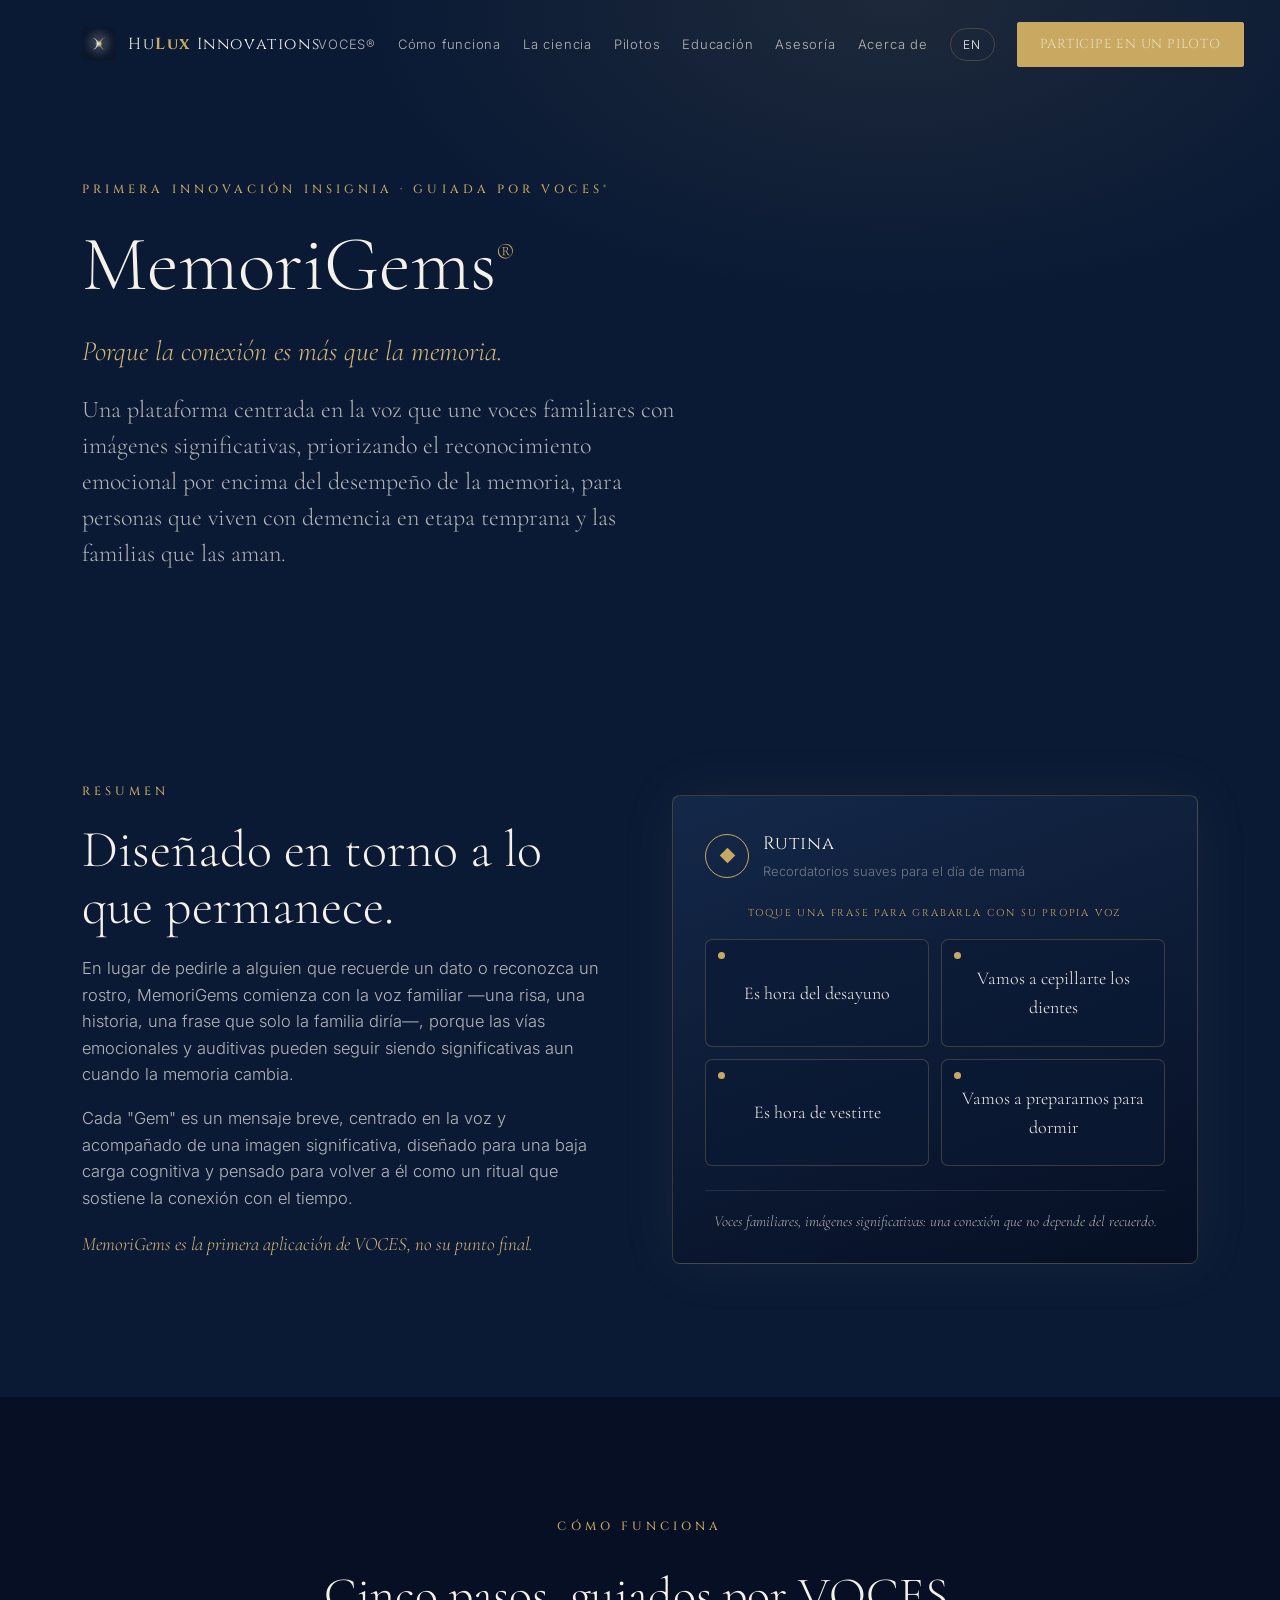
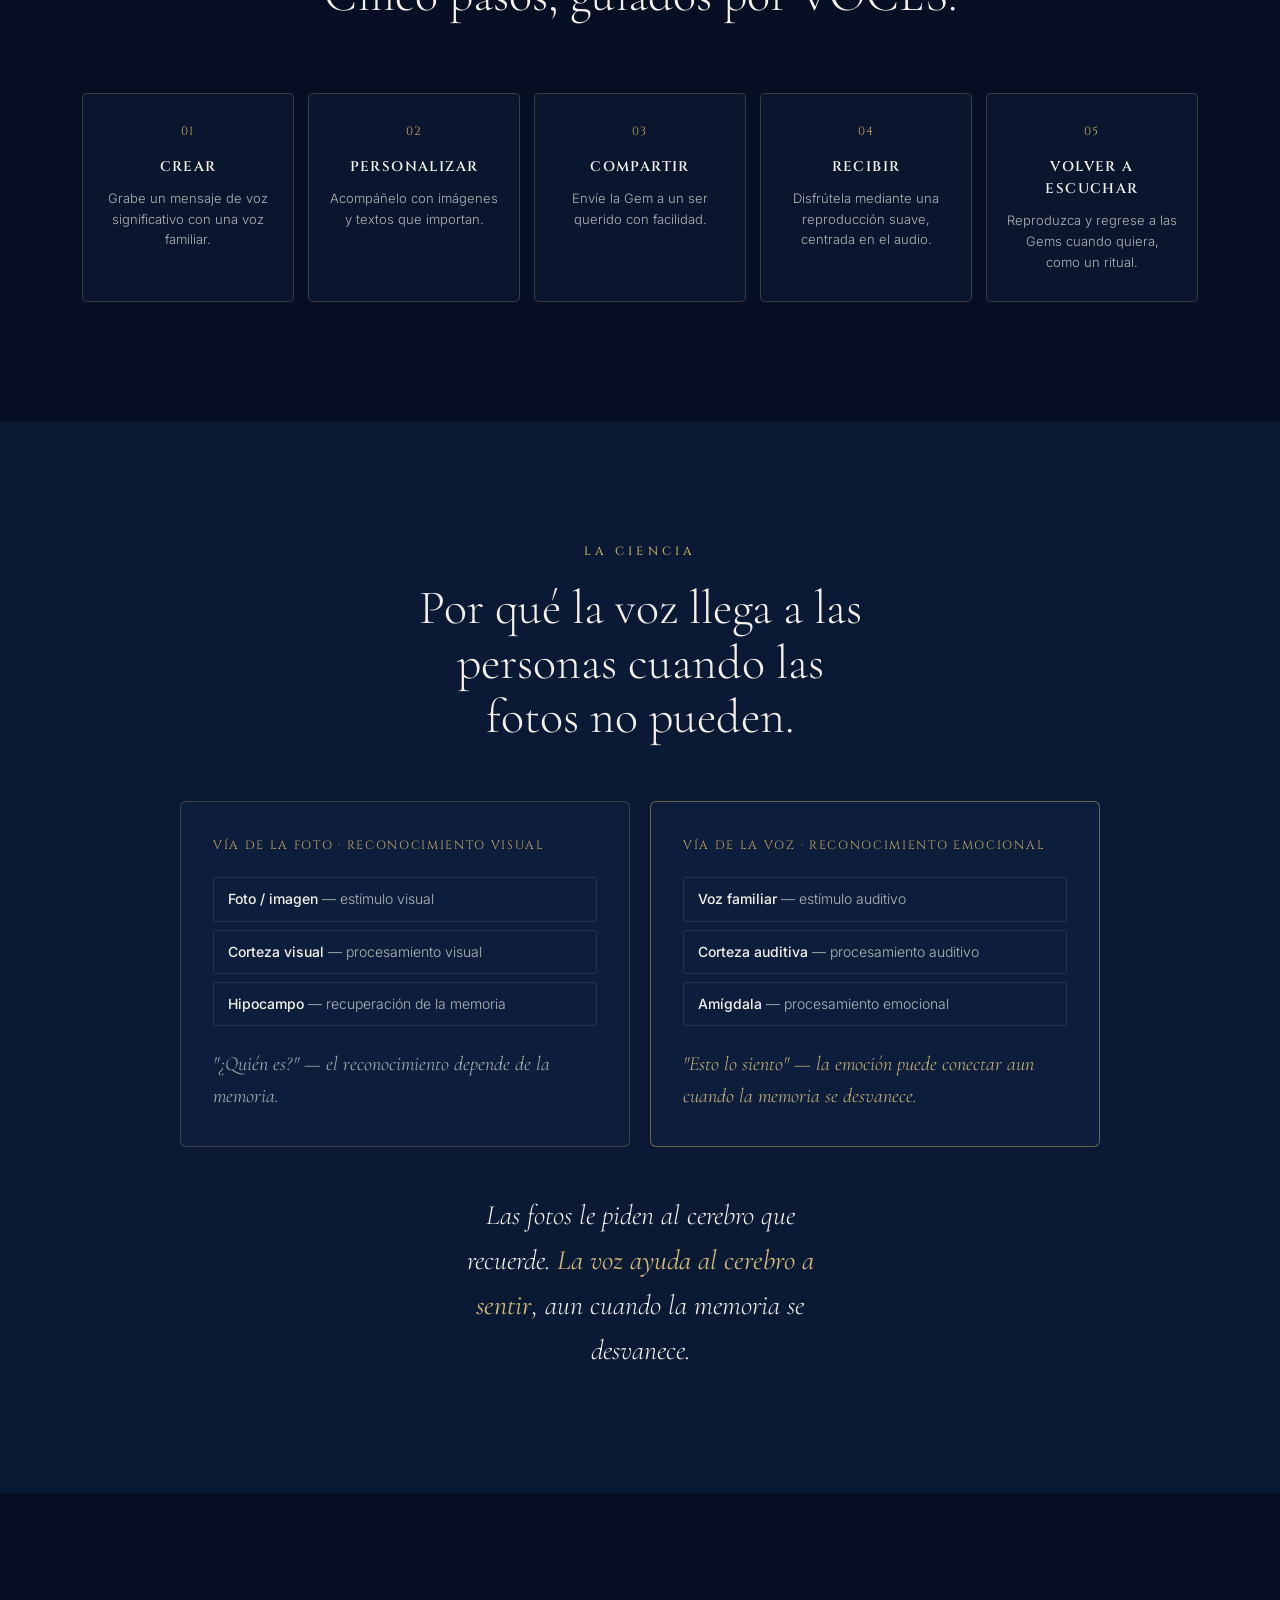
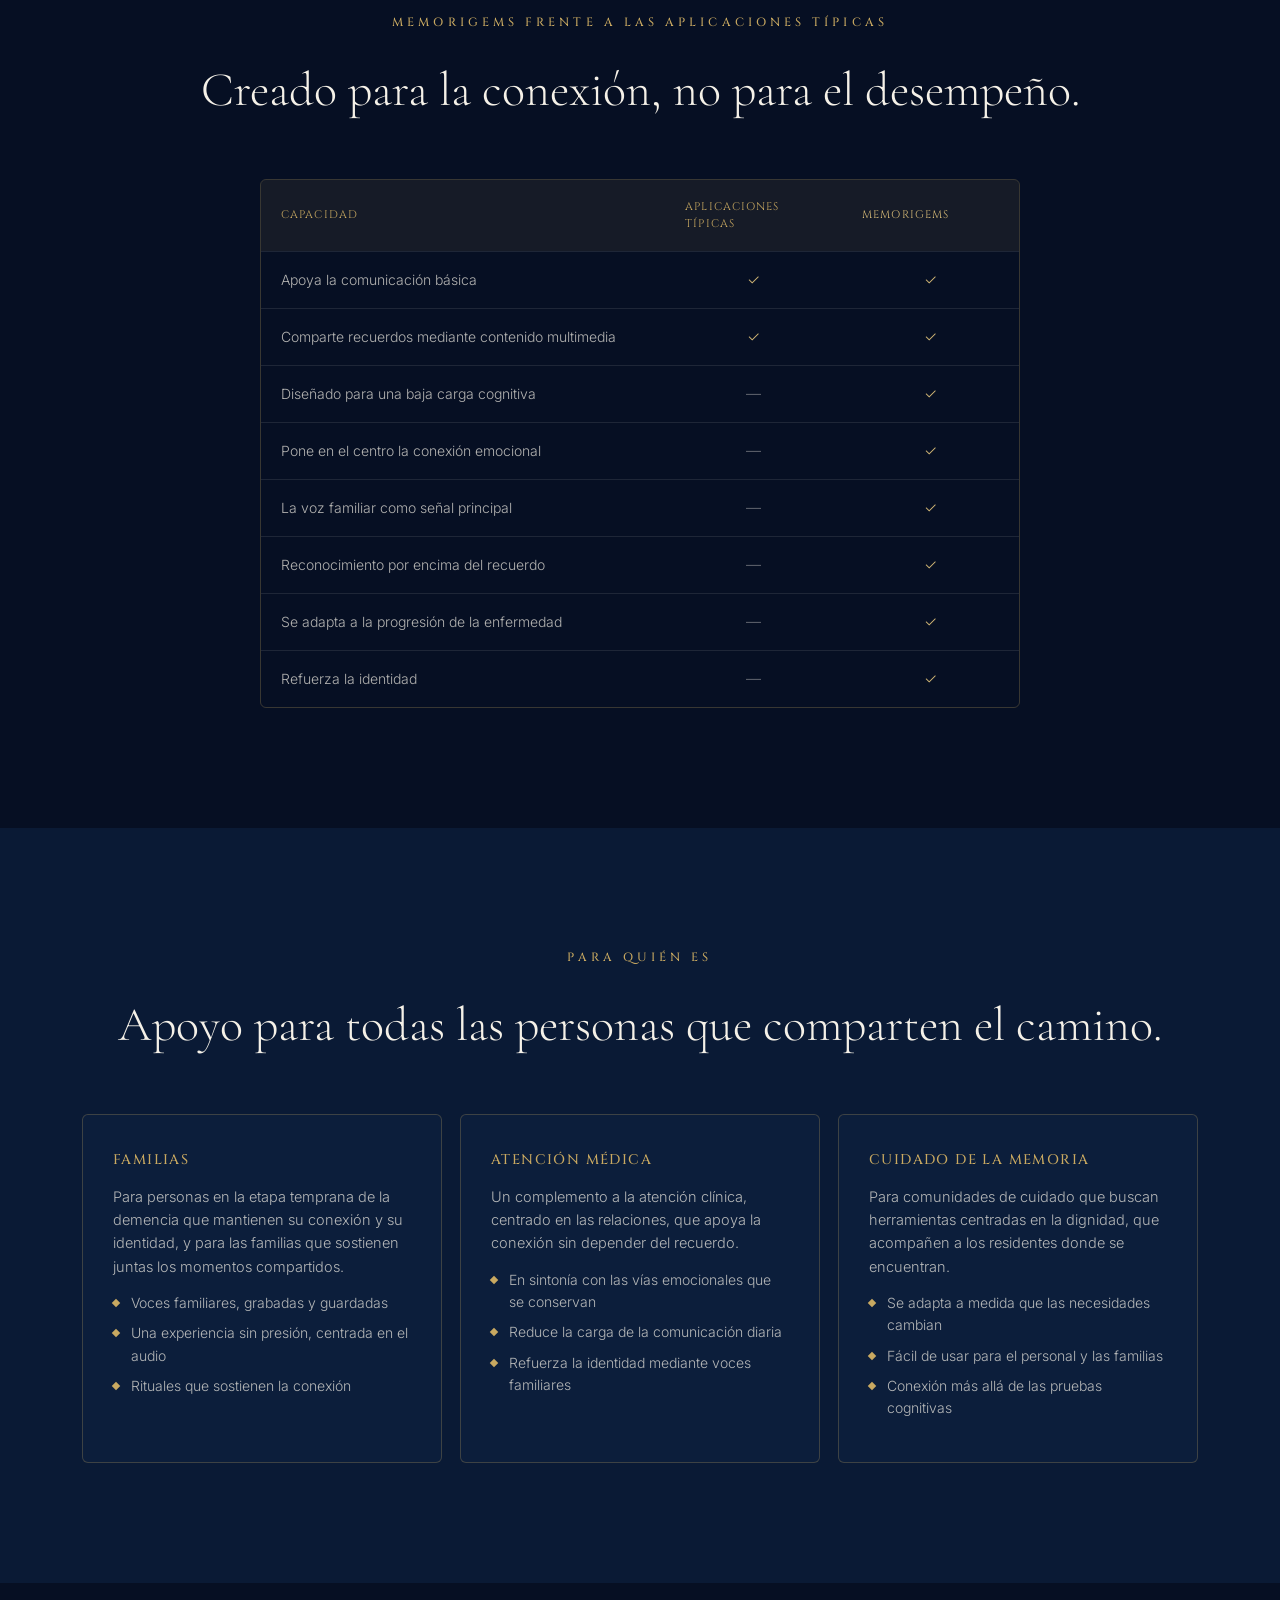
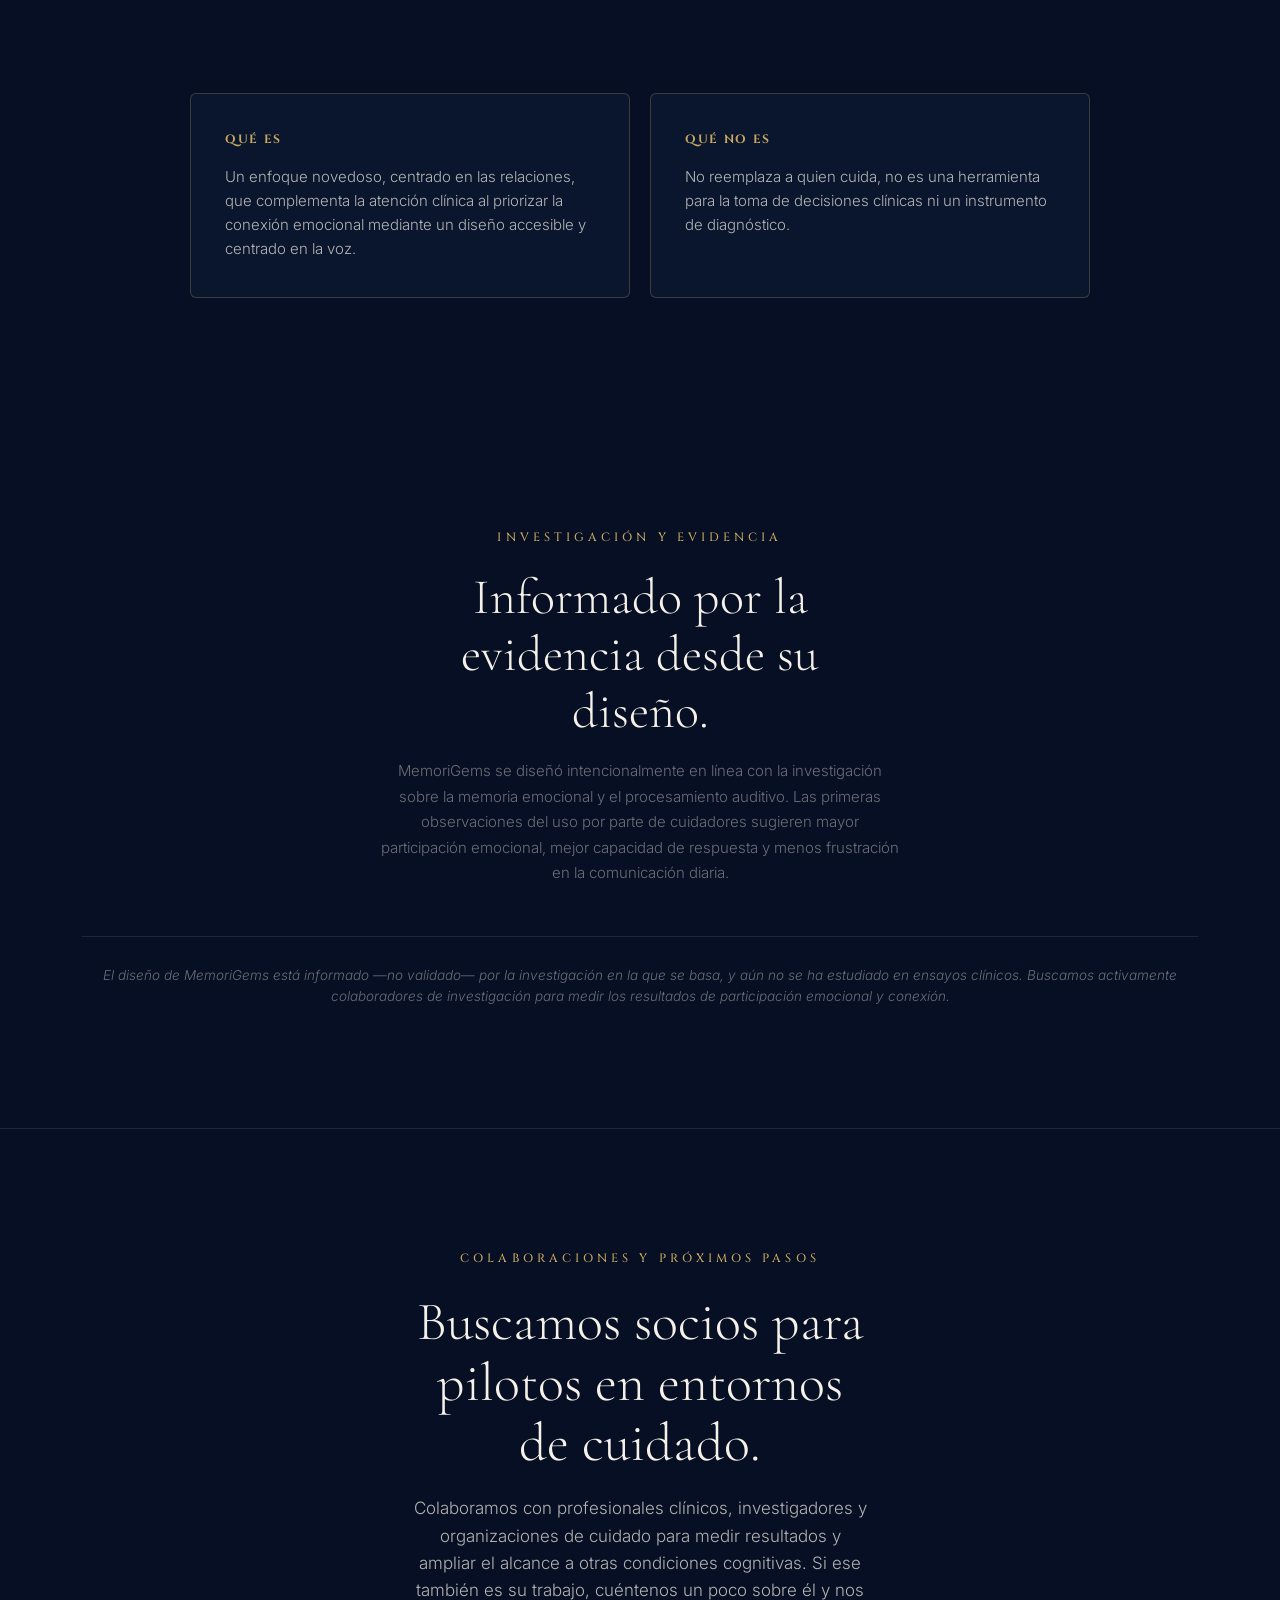
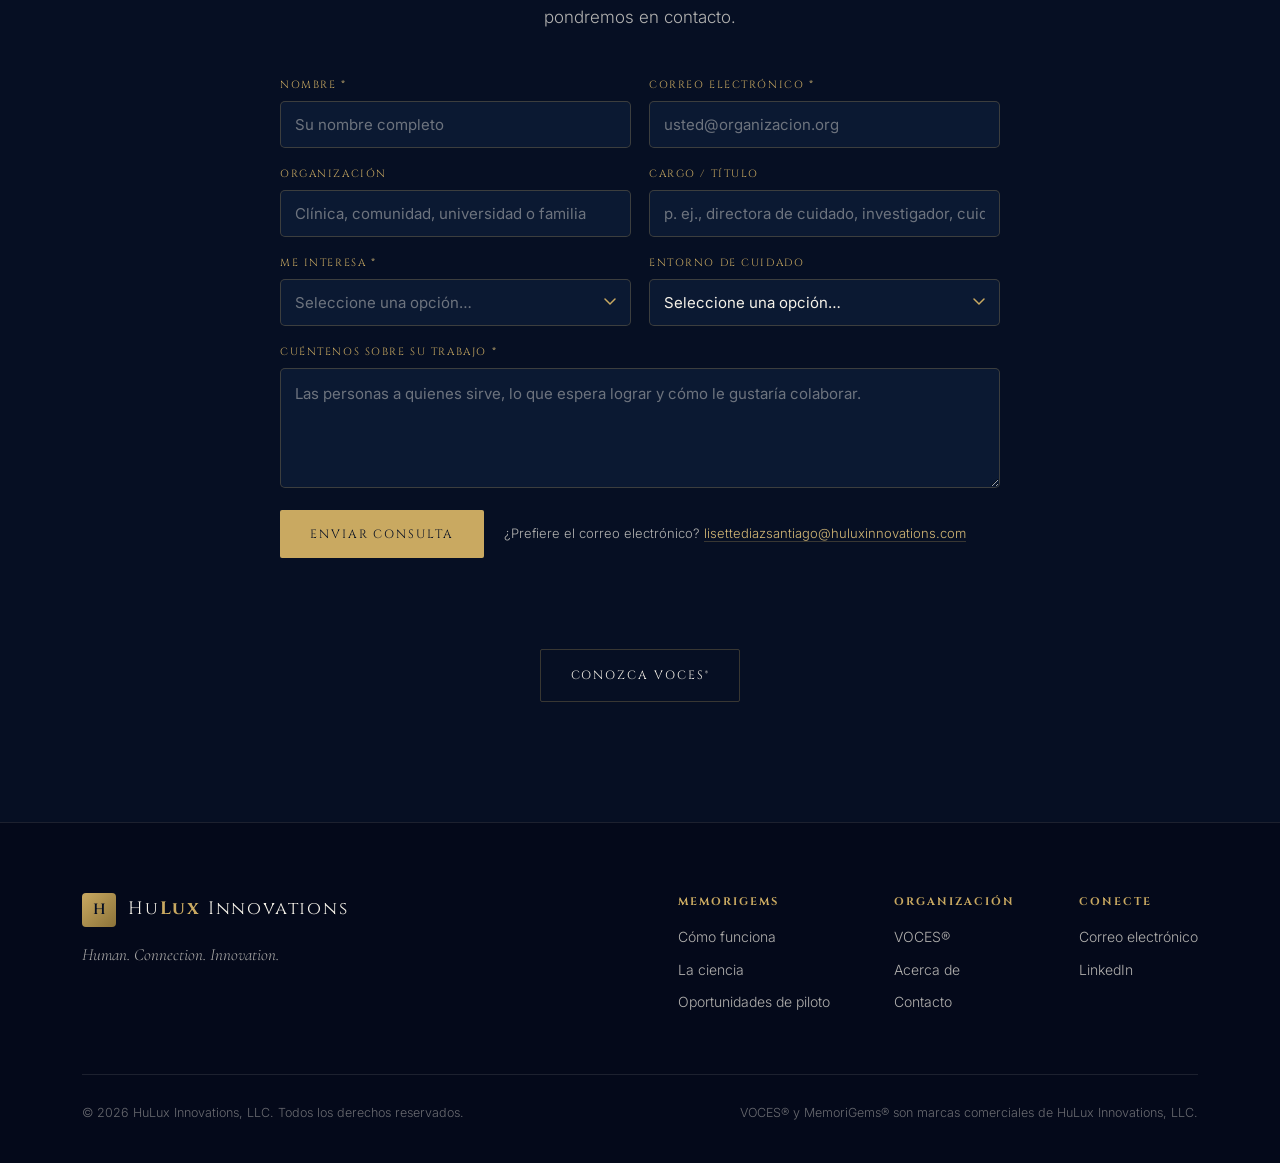
<file: public/es/memorigems.html>
<!DOCTYPE html>
<html lang="es">
<head>
<meta charset="UTF-8">
<meta name="viewport" content="width=device-width, initial-scale=1.0">
<title>MemoriGems® — HuLux Innovations</title>
<meta name="description" content="MemoriGems es una plataforma centrada en la voz, creada a partir del marco VOCES. Une voces familiares con imágenes significativas para priorizar el reconocimiento emocional por encima del desempeño de la memoria en personas que viven con demencia.">
<link rel="canonical" href="https://huluxinnovations.com/es/memorigems.html">
<link rel="alternate" hreflang="en" href="https://huluxinnovations.com/memorigems.html">
<link rel="alternate" hreflang="es" href="https://huluxinnovations.com/es/memorigems.html">
<link rel="alternate" hreflang="x-default" href="https://huluxinnovations.com/memorigems.html">
<link rel="icon" type="image/jpeg" href="../assets/hulux-mark.jpg">
<link rel="preconnect" href="https://fonts.googleapis.com">
<link rel="preconnect" href="https://fonts.gstatic.com" crossorigin>
<link href="https://fonts.googleapis.com/css2?family=Cinzel:wght@400;500;600&family=Cormorant+Garamond:ital,wght@0,300;0,400;0,500;0,600;1,300;1,400&family=Inter:wght@300;400;500&display=swap" rel="stylesheet">
<link rel="stylesheet" href="../styles.css">
</head>
<body>

<header class="nav">
  <div class="wrap">
    <a class="brand" href="index.html">
      <img src="../assets/hulux-mark.jpg" alt="Emblema de HuLux Innovations" onerror="this.outerHTML='<span class=&quot;bmark&quot;>H</span>'">
      <span class="btext">Hu<b>Lux</b> Innovations</span>
    </a>
    <nav class="nav-links">
      <a href="index.html#voces">VOCES®</a>
      <a href="#how">Cómo funciona</a>
      <a href="#science">La ciencia</a>
      <a href="#pilots">Pilotos</a>
      <a href="education.html">Educación</a>
      <a href="asesoria.html">Asesoría</a>
      <a href="about.html">Acerca de</a>
      <a class="lang-link" href="../memorigems.html" hreflang="en" lang="en" aria-label="English" title="View in English">EN</a>
      <a class="btn btn-primary" href="#pilots">Participe en un piloto</a>
    </nav>
    <button class="nav-toggle" aria-label="Abrir menú"><span></span><span></span><span></span></button>
  </div>
</header>
<nav class="mobile-menu">
  <a href="index.html#voces">VOCES®</a>
  <a href="#how">Cómo funciona</a>
  <a href="#science">La ciencia</a>
  <a href="#pilots">Pilotos</a>
  <a href="education.html">Educación</a>
  <a href="asesoria.html">Asesoría</a>
  <a href="about.html">Acerca de</a>
  <a class="lang-link" href="../memorigems.html" hreflang="en" lang="en">English</a>
  <a class="btn btn-primary" href="#pilots">Participe en un piloto</a>
</nav>

<!-- PAGE HERO -->
<section class="page-hero">
  <div class="wrap">
    <span class="eyebrow reveal">Primera innovación insignia · Guiada por VOCES®</span>
    <h1 class="reveal">MemoriGems<sup style="font-size:.32em;color:var(--gold);top:-1.4em">®</sup></h1>
    <p class="reveal" style="font-family:var(--serif);font-style:italic;font-size:clamp(20px,2.6vw,28px);color:var(--gold-warm);max-width:none;margin-bottom:20px">Porque la conexión es más que la memoria.</p>
    <p class="reveal">Una plataforma centrada en la voz que une voces familiares con imágenes significativas, priorizando el reconocimiento emocional por encima del desempeño de la memoria, para personas que viven con demencia en etapa temprana y las familias que las aman.</p>
  </div>
</section>

<!-- OVERVIEW -->
<section class="mg-overview">
  <div class="wrap">
    <div class="grid">
      <div class="reveal">
        <span class="eyebrow">Resumen</span>
        <h2>Diseñado en torno a lo que permanece.</h2>
        <p>En lugar de pedirle a alguien que recuerde un dato o reconozca un rostro, MemoriGems comienza con la voz familiar —una risa, una historia, una frase que solo la familia diría—, porque las vías emocionales y auditivas pueden seguir siendo significativas aun cuando la memoria cambia.</p>
        <p>Cada "Gem" es un mensaje breve, centrado en la voz y acompañado de una imagen significativa, diseñado para una baja carga cognitiva y pensado para volver a él como un ritual que sostiene la conexión con el tiempo.</p>
        <p style="color:var(--gold-warm);font-family:var(--serif);font-style:italic;font-size:19px">MemoriGems es la primera aplicación de VOCES, no su punto final.</p>
      </div>
      <div class="gem-card reveal" role="img" aria-label="Una tarjeta de voz de MemoriGems titulada Rutina, con frases de recordatorios diarios que se tocan para grabarlas con su propia voz.">
        <div class="gem-top">
          <span class="gem-icon"></span>
          <div>
            <div class="gem-title">Rutina</div>
            <div class="gem-sub">Recordatorios suaves para el día de mamá</div>
          </div>
        </div>
        <div class="gem-label">Toque una frase para grabarla con su propia voz</div>
        <div class="gem-grid">
          <span class="phrase"><span class="rec"></span>Es hora del desayuno</span>
          <span class="phrase"><span class="rec"></span>Vamos a cepillarte los dientes</span>
          <span class="phrase"><span class="rec"></span>Es hora de vestirte</span>
          <span class="phrase"><span class="rec"></span>Vamos a prepararnos para dormir</span>
        </div>
        <div class="gem-foot">Voces familiares, imágenes significativas: una conexión que no depende del recuerdo.</div>
      </div>
    </div>
  </div>
</section>

<!-- HOW IT WORKS -->
<section class="steps" id="how">
  <div class="wrap">
    <div class="head reveal">
      <span class="eyebrow">Cómo funciona</span>
      <h2>Cinco pasos, guiados por VOCES.</h2>
    </div>
    <div class="steps-row">
      <div class="step reveal"><div class="num">01</div><h3>Crear</h3><p>Grabe un mensaje de voz significativo con una voz familiar.</p></div>
      <div class="step reveal"><div class="num">02</div><h3>Personalizar</h3><p>Acompáñelo con imágenes y textos que importan.</p></div>
      <div class="step reveal"><div class="num">03</div><h3>Compartir</h3><p>Envíe la Gem a un ser querido con facilidad.</p></div>
      <div class="step reveal"><div class="num">04</div><h3>Recibir</h3><p>Disfrútela mediante una reproducción suave, centrada en el audio.</p></div>
      <div class="step reveal"><div class="num">05</div><h3>Volver a escuchar</h3><p>Reproduzca y regrese a las Gems cuando quiera, como un ritual.</p></div>
    </div>
  </div>
</section>

<!-- THE SCIENCE -->
<section class="science" id="science">
  <div class="wrap">
    <div class="head reveal">
      <span class="eyebrow">La ciencia</span>
      <h2>Por qué la voz llega a las personas cuando las fotos no pueden.</h2>
    </div>
    <div class="paths">
      <div class="path photo reveal">
        <div class="ptitle">Vía de la foto · reconocimiento visual</div>
        <div class="stepline">
          <span><b>Foto / imagen</b> — estímulo visual</span>
          <span><b>Corteza visual</b> — procesamiento visual</span>
          <span><b>Hipocampo</b> — recuperación de la memoria</span>
        </div>
        <p class="verdict">"¿Quién es?" — el reconocimiento depende de la memoria.</p>
      </div>
      <div class="path voice reveal">
        <div class="ptitle">Vía de la voz · reconocimiento emocional</div>
        <div class="stepline">
          <span><b>Voz familiar</b> — estímulo auditivo</span>
          <span><b>Corteza auditiva</b> — procesamiento auditivo</span>
          <span><b>Amígdala</b> — procesamiento emocional</span>
        </div>
        <p class="verdict">"Esto lo siento" — la emoción puede conectar aun cuando la memoria se desvanece.</p>
      </div>
    </div>
    <p class="pull reveal">Las fotos le piden al cerebro que recuerde. <b>La voz ayuda al cerebro a sentir</b>, aun cuando la memoria se desvanece.</p>
  </div>
</section>

<!-- COMPARISON -->
<section class="compare">
  <div class="wrap">
    <span class="eyebrow reveal">MemoriGems frente a las aplicaciones típicas</span>
    <h2 class="reveal">Creado para la conexión, no para el desempeño.</h2>
    <div class="ctable reveal">
      <div class="row head"><div>Capacidad</div><div>Aplicaciones típicas</div><div>MemoriGems</div></div>
      <div class="row"><div class="cap">Apoya la comunicación básica</div><div class="mark yes">✓</div><div class="mark yes">✓</div></div>
      <div class="row"><div class="cap">Comparte recuerdos mediante contenido multimedia</div><div class="mark yes">✓</div><div class="mark yes">✓</div></div>
      <div class="row"><div class="cap">Diseñado para una baja carga cognitiva</div><div class="mark no">—</div><div class="mark yes">✓</div></div>
      <div class="row"><div class="cap">Pone en el centro la conexión emocional</div><div class="mark no">—</div><div class="mark yes">✓</div></div>
      <div class="row"><div class="cap">La voz familiar como señal principal</div><div class="mark no">—</div><div class="mark yes">✓</div></div>
      <div class="row"><div class="cap">Reconocimiento por encima del recuerdo</div><div class="mark no">—</div><div class="mark yes">✓</div></div>
      <div class="row"><div class="cap">Se adapta a la progresión de la enfermedad</div><div class="mark no">—</div><div class="mark yes">✓</div></div>
      <div class="row"><div class="cap">Refuerza la identidad</div><div class="mark no">—</div><div class="mark yes">✓</div></div>
    </div>
  </div>
</section>

<!-- AUDIENCES -->
<section class="audience">
  <div class="wrap">
    <span class="eyebrow reveal">Para quién es</span>
    <h2 class="reveal">Apoyo para todas las personas que comparten el camino.</h2>
    <div class="aud-grid">
      <div class="aud-card reveal">
        <h3>Familias</h3>
        <p>Para personas en la etapa temprana de la demencia que mantienen su conexión y su identidad, y para las familias que sostienen juntas los momentos compartidos.</p>
        <ul><li>Voces familiares, grabadas y guardadas</li><li>Una experiencia sin presión, centrada en el audio</li><li>Rituales que sostienen la conexión</li></ul>
      </div>
      <div class="aud-card reveal">
        <h3>Atención médica</h3>
        <p>Un complemento a la atención clínica, centrado en las relaciones, que apoya la conexión sin depender del recuerdo.</p>
        <ul><li>En sintonía con las vías emocionales que se conservan</li><li>Reduce la carga de la comunicación diaria</li><li>Refuerza la identidad mediante voces familiares</li></ul>
      </div>
      <div class="aud-card reveal">
        <h3>Cuidado de la memoria</h3>
        <p>Para comunidades de cuidado que buscan herramientas centradas en la dignidad, que acompañen a los residentes donde se encuentran.</p>
        <ul><li>Se adapta a medida que las necesidades cambian</li><li>Fácil de usar para el personal y las familias</li><li>Conexión más allá de las pruebas cognitivas</li></ul>
      </div>
    </div>
  </div>
</section>

<!-- WHO IT'S FOR / WHAT IT'S NOT -->
<section class="notgrid">
  <div class="wrap">
    <div class="grid">
      <div class="box reveal">
        <h3>Qué es</h3>
        <p>Un enfoque novedoso, centrado en las relaciones, que complementa la atención clínica al priorizar la conexión emocional mediante un diseño accesible y centrado en la voz.</p>
      </div>
      <div class="box reveal">
        <h3>Qué no es</h3>
        <p>No reemplaza a quien cuida, no es una herramienta para la toma de decisiones clínicas ni un instrumento de diagnóstico.</p>
      </div>
    </div>
  </div>
</section>

<!-- RESEARCH NOTE -->
<section class="research">
  <div class="wrap">
    <span class="eyebrow reveal">Investigación y evidencia</span>
    <h2 class="reveal">Informado por la evidencia desde su diseño.</h2>
    <p class="note reveal">MemoriGems se diseñó intencionalmente en línea con la investigación sobre la memoria emocional y el procesamiento auditivo. Las primeras observaciones del uso por parte de cuidadores sugieren mayor participación emocional, mejor capacidad de respuesta y menos frustración en la comunicación diaria.</p>
    <p class="honesty reveal">El diseño de MemoriGems está informado —no validado— por la investigación en la que se basa, y aún no se ha estudiado en ensayos clínicos. Buscamos activamente colaboradores de investigación para medir los resultados de participación emocional y conexión.</p>
  </div>
</section>

<!-- PILOTS -->
<section class="contact" id="pilots">
  <div class="wrap">
    <span class="eyebrow reveal">Colaboraciones y próximos pasos</span>
    <h2 class="reveal">Buscamos socios para pilotos en entornos de cuidado.</h2>
    <p class="reveal">Colaboramos con profesionales clínicos, investigadores y organizaciones de cuidado para medir resultados y ampliar el alcance a otras condiciones cognitivas. Si ese también es su trabajo, cuéntenos un poco sobre él y nos pondremos en contacto.</p>

    <form class="intake reveal" action="https://formspree.io/f/xdardwky" method="POST" data-sending="Enviando…" data-err="Algo salió mal. Intente de nuevo o escriba a lisettediazsantiago@huluxinnovations.com." data-neterr="Error de conexión. Intente de nuevo o escriba a lisettediazsantiago@huluxinnovations.com.">
      <input type="hidden" name="_subject" value="Nueva consulta de socio / piloto — HuLux Innovations">
      <div class="row2">
        <div class="field"><label for="f-name">Nombre <span class="req">*</span></label><input id="f-name" name="name" type="text" required placeholder="Su nombre completo"></div>
        <div class="field"><label for="f-email">Correo electrónico <span class="req">*</span></label><input id="f-email" name="email" type="email" required placeholder="usted@organizacion.org"></div>
      </div>
      <div class="row2">
        <div class="field"><label for="f-org">Organización</label><input id="f-org" name="organization" type="text" placeholder="Clínica, comunidad, universidad o familia"></div>
        <div class="field"><label for="f-role">Cargo / título</label><input id="f-role" name="role" type="text" placeholder="p. ej., directora de cuidado, investigador, cuidadora"></div>
      </div>
      <div class="row2">
        <div class="field"><label for="f-interest">Me interesa <span class="req">*</span></label>
          <select id="f-interest" name="interest" required>
            <option value="" disabled selected>Seleccione una opción…</option>
            <option>Hacer un piloto de MemoriGems®</option>
            <option>Colaboración en investigación</option>
            <option>Alianza o licencia de VOCES®</option>
            <option>Inversión</option>
            <option>Otra cosa</option>
          </select>
        </div>
        <div class="field"><label for="f-setting">Entorno de cuidado</label>
          <select id="f-setting" name="setting">
            <option value="" disabled selected>Seleccione una opción…</option>
            <option>Familia u hogar</option>
            <option>Atención médica o clínica</option>
            <option>Comunidad de cuidado de la memoria</option>
            <option>Universidad o investigación</option>
            <option>Otro</option>
          </select>
        </div>
      </div>
      <div class="field"><label for="f-msg">Cuéntenos sobre su trabajo <span class="req">*</span></label><textarea id="f-msg" name="message" required placeholder="Las personas a quienes sirve, lo que espera lograr y cómo le gustaría colaborar."></textarea></div>
      <input class="hp" type="text" name="_gotcha" tabindex="-1" autocomplete="off" aria-hidden="true">
      <div class="actions">
        <button class="btn btn-primary" type="submit">Enviar consulta</button>
        <span class="alt">¿Prefiere el correo electrónico? <a href="mailto:lisettediazsantiago@huluxinnovations.com?subject=Partner%20%2F%20Pilot%20Inquiry">lisettediazsantiago@huluxinnovations.com</a></span>
      </div>
      <p class="form-status" role="status" aria-live="polite"></p>
    </form>
    <div class="intake-done">
      <h3>Gracias, la hemos recibido.</h3>
      <p>Su consulta va camino al equipo de HuLux. Leemos cada mensaje personalmente y nos pondremos en contacto pronto.</p>
    </div>

    <div class="cta-row reveal" style="justify-content:center;margin-top:36px">
      <a class="btn btn-ghost" href="index.html#voces">Conozca VOCES®</a>
    </div>
  </div>
</section>

<!-- FOOTER -->
<footer class="footer">
  <div class="wrap">
    <div class="top">
      <div>
        <a class="brand" href="index.html"><span class="bmark">H</span><span class="btext">Hu<b>Lux</b> Innovations</span></a>
        <p class="tagline">Human. Connection. Innovation.</p>
      </div>
      <div class="cols">
        <div class="col"><h4>MemoriGems</h4><a href="#how">Cómo funciona</a><a href="#science">La ciencia</a><a href="#pilots">Oportunidades de piloto</a></div>
        <div class="col"><h4>Organización</h4><a href="index.html#voces">VOCES®</a><a href="about.html">Acerca de</a><a href="index.html#contact">Contacto</a></div>
        <div class="col"><h4>Conecte</h4><a href="mailto:lisettediazsantiago@huluxinnovations.com">Correo electrónico</a><a href="https://www.linkedin.com/company/hulux-innovations/" target="_blank" rel="noopener">LinkedIn</a></div>
      </div>
    </div>
    <div class="bottom">
      <span>© 2026 HuLux Innovations, LLC. Todos los derechos reservados.</span>
      <span>VOCES® y MemoriGems® son marcas comerciales de HuLux Innovations, LLC.</span>
    </div>
  </div>
</footer>

<script src="../script.js"></script>
</body>
</html>
</file>
<file: public/styles.css>
/* ============================================================
   HuLux Innovations — shared design system
   Navy / Gold / Cream · Cinzel · Cormorant Garamond · Inter
   ============================================================ */
:root{
  --navy:#0A1A35; --navy-deep:#060F23; --navy-soft:#142849;
  --gold:#C9A961; --gold-warm:#D4B876; --gold-deep:#8C7339;
  --cream:#F5F1E8; --cream-soft:#EFEAD9;
  --cream-muted:rgba(245,241,232,.72);
  --cream-faint:rgba(245,241,232,.42);
  --line:rgba(201,169,97,.26);
  --line-soft:rgba(245,241,232,.1);
  --serif:'Cormorant Garamond','Times New Roman',serif;
  --display:'Cinzel','Trajan Pro',serif;
  --sans:'Inter',system-ui,sans-serif;
  --maxw:1180px;
}
*{margin:0;padding:0;box-sizing:border-box}
html{scroll-behavior:smooth;scroll-padding-top:90px}
body{
  background:var(--navy-deep);color:var(--cream);
  font-family:var(--sans);font-weight:300;line-height:1.6;
  -webkit-font-smoothing:antialiased;overflow-x:hidden;
}
img{max-width:100%;display:block}
a{color:inherit;text-decoration:none}

.wrap{max-width:var(--maxw);margin:0 auto;padding:0 32px}
.eyebrow{font-family:var(--display);font-size:12px;font-weight:500;letter-spacing:.34em;text-transform:uppercase;color:var(--gold)}
.section{padding:120px 0}

/* ---------- buttons ---------- */
.btn{font-family:var(--display);font-size:12px;letter-spacing:.16em;text-transform:uppercase;
  padding:16px 30px;border-radius:2px;cursor:pointer;display:inline-block;transition:all .25s ease}
.btn-primary{background:var(--gold);color:var(--navy-deep);border:1px solid var(--gold)}
.btn-primary:hover{background:var(--gold-warm);transform:translateY(-2px)}
.btn-ghost{background:transparent;color:var(--cream);border:1px solid var(--line)}
.btn-ghost:hover{border-color:var(--gold);color:var(--gold-warm)}
.cta-row{display:flex;gap:16px;flex-wrap:wrap}

/* ---------- nav ---------- */
.nav{position:fixed;top:0;left:0;right:0;z-index:40;transition:background .3s ease,border-color .3s ease,padding .3s ease;
  border-bottom:1px solid transparent;padding:22px 0}
.nav.scrolled{background:rgba(6,15,35,.92);backdrop-filter:blur(12px);border-bottom-color:var(--line-soft);padding:14px 0}
.nav .wrap{display:flex;align-items:center;justify-content:space-between;gap:24px}
.brand{display:flex;align-items:center;gap:12px}
.brand img{width:34px;height:34px;border-radius:4px;object-fit:cover}
.brand .bmark{width:34px;height:34px;border-radius:4px;background:linear-gradient(135deg,var(--gold),var(--gold-deep));display:flex;align-items:center;justify-content:center;font-family:var(--display);font-weight:600;color:var(--navy-deep);font-size:15px}
.brand .btext{font-family:var(--display);font-size:16px;letter-spacing:.1em;color:var(--cream)}
.brand .btext b{color:var(--gold)}
.nav-links{display:flex;align-items:center;gap:30px}
.nav-links a{font-size:13px;letter-spacing:.06em;color:var(--cream-muted);transition:color .2s ease}
.nav-links a:hover{color:var(--gold-warm)}
.nav-links .btn{padding:11px 22px}
.nav-toggle{display:none;background:none;border:none;color:var(--cream);cursor:pointer;flex-direction:column;gap:5px}
.nav-toggle span{width:24px;height:1.5px;background:var(--gold);transition:.25s}
.mobile-menu{display:none}

/* ---------- hero (home) ---------- */
.hero{position:relative;min-height:96vh;display:flex;align-items:center;
  background:radial-gradient(1100px 620px at 72% 18%, rgba(201,169,97,.13), transparent 60%),linear-gradient(160deg,var(--navy) 0%,var(--navy-deep) 70%);overflow:hidden}
.hero::after{content:"";position:absolute;inset:0;background:radial-gradient(900px 500px at 50% 120%, rgba(20,40,73,.6), transparent 70%);pointer-events:none}
.hero .wrap{position:relative;z-index:2;padding-top:120px;padding-bottom:90px}
.hero .eyebrow{margin-bottom:30px;display:block}
.hero h1{font-family:var(--serif);font-weight:300;font-size:clamp(44px,8vw,92px);line-height:1.04;letter-spacing:-.01em;max-width:14ch;margin-bottom:30px}
.hero h1 em{font-style:italic;color:var(--gold-warm)}
.hero .lead{font-family:var(--serif);font-size:clamp(20px,2.4vw,27px);font-weight:300;color:var(--cream-muted);max-width:47ch;line-height:1.45;margin-bottom:28px}
.pillars3{display:flex;gap:14px;align-items:center;flex-wrap:wrap;font-family:var(--display);font-size:11px;letter-spacing:.18em;text-transform:uppercase;color:var(--gold-warm);margin-bottom:42px}
.pillars3 span{opacity:.4}

/* ---------- page hero (subpages) ---------- */
.page-hero{padding:180px 0 90px;background:radial-gradient(900px 500px at 70% 0%, rgba(201,169,97,.1), transparent 60%),var(--navy)}
.page-hero .eyebrow{display:block;margin-bottom:24px}
.page-hero h1{font-family:var(--serif);font-weight:300;font-size:clamp(42px,7vw,78px);line-height:1.06;max-width:16ch;margin-bottom:24px}
.page-hero h1 em{font-style:italic;color:var(--gold-warm)}
.page-hero p{font-family:var(--serif);font-size:clamp(19px,2.2vw,24px);color:var(--cream-muted);max-width:54ch;line-height:1.5}

/* ---------- belief band ---------- */
.belief{background:var(--navy-deep);padding:120px 0;border-top:1px solid rgba(201,169,97,.12)}
.belief .wrap{text-align:center}
.belief .eyebrow{margin-bottom:28px;display:block}
.belief p{font-family:var(--serif);font-weight:300;font-size:clamp(30px,4.6vw,52px);line-height:1.22;max-width:19ch;margin:0 auto}
.belief p span{color:var(--gold-warm);font-style:italic}

/* ---------- why hulux ---------- */
.why{background:var(--navy);padding:120px 0}
.why .grid{display:grid;grid-template-columns:.85fr 1.15fr;gap:70px;align-items:center}
.why .eyebrow{display:block;margin-bottom:22px}
.why h2{font-family:var(--serif);font-weight:300;font-size:clamp(34px,5vw,56px);line-height:1.1}
.why .humanlight{display:flex;gap:18px;margin-top:24px}
.why .hl{flex:1;border:1px solid var(--line);border-radius:5px;padding:22px;text-align:center}
.why .hl .w{font-family:var(--display);font-size:13px;letter-spacing:.14em;color:var(--gold);text-transform:uppercase}
.why .hl .m{font-family:var(--serif);font-style:italic;font-size:18px;color:var(--cream-muted);margin-top:6px}
.why p{color:var(--cream-muted);font-size:16.5px;margin-bottom:18px;max-width:54ch}
.why p b{color:var(--gold-warm);font-weight:500}

/* ---------- VOCES ---------- */
.voces{padding:130px 0;background:linear-gradient(180deg,var(--navy-deep),var(--navy) 120%)}
.voces .grid{display:grid;grid-template-columns:1fr 1.05fr;gap:78px;align-items:center}
.voces .eyebrow{margin-bottom:22px;display:block}
.voces h2{font-family:var(--display);font-weight:500;font-size:clamp(46px,7vw,84px);letter-spacing:.05em;margin-bottom:6px;line-height:1}
.voces h2 sup{font-size:.26em;top:-1.6em;color:var(--gold);font-weight:400}
.voces .sub{font-family:var(--serif);font-style:italic;font-size:22px;color:var(--gold-warm);margin-bottom:14px}
.voces .mean{font-size:13px;letter-spacing:.04em;color:var(--cream-faint);margin-bottom:28px;line-height:1.8}
.voces .mean b{color:var(--gold-warm);font-weight:500;font-style:normal}
.voces p.body{color:var(--cream-muted);font-size:16.5px;margin-bottom:18px;max-width:50ch}
.voces .tag{font-family:var(--serif);font-style:italic;font-size:19px;color:var(--gold-warm)}
.voces .pillars{display:grid;grid-template-columns:1fr 1fr;gap:2px;background:var(--line);border:1px solid var(--line)}
.pillar{background:var(--navy);padding:26px}
.pillar .es{font-family:var(--display);font-size:15px;font-weight:600;letter-spacing:.1em;color:var(--gold);margin-bottom:3px}
.pillar .en{font-size:11px;letter-spacing:.12em;text-transform:uppercase;color:var(--cream-faint);margin-bottom:12px}
.pillar p{font-size:14.5px;color:var(--cream-muted);margin:0}

/* ---------- ecosystem ---------- */
.eco{padding:130px 0 150px;background:radial-gradient(800px 500px at 50% 0%, rgba(201,169,97,.08), transparent 60%),var(--navy-deep)}
.eco .head{text-align:center;margin-bottom:64px}
.eco .eyebrow{margin-bottom:22px;display:block}
.eco .head h2{font-family:var(--serif);font-weight:300;font-size:clamp(32px,5vw,54px);line-height:1.15;max-width:22ch;margin:0 auto 18px}
.eco .head .mission{color:var(--cream-faint);font-size:15.5px;max-width:62ch;margin:0 auto;line-height:1.7}
.flow{max-width:1080px;margin:0 auto;display:flex;flex-direction:column;align-items:center}
.node{text-align:center;border:1px solid var(--line);background:linear-gradient(180deg,var(--navy),var(--navy-soft));border-radius:5px;padding:24px 30px}
.node.org{min-width:min(560px,90%)}
.node.framework{min-width:min(620px,94%);border-color:rgba(201,169,97,.55);box-shadow:0 0 60px rgba(201,169,97,.1)}
.node .kicker{font-family:var(--display);font-size:10px;letter-spacing:.22em;text-transform:uppercase;color:var(--cream-faint);display:block;margin-bottom:8px}
.node .name{font-family:var(--display);font-size:clamp(20px,3vw,30px);font-weight:500;letter-spacing:.06em;color:var(--cream)}
.node.framework .name{color:var(--gold-warm)}
.node .name sup{font-size:.42em;color:var(--gold);top:-.9em}
.node .desc{font-size:13.5px;color:var(--cream-muted);margin-top:10px;max-width:50ch;margin-left:auto;margin-right:auto}
.node .desc i{color:var(--gold-warm)}
.connector{width:1px;height:42px;background:linear-gradient(var(--gold),transparent);position:relative}
.connector::after{content:"";position:absolute;bottom:0;left:50%;transform:translateX(-50%) rotate(45deg);width:7px;height:7px;border-right:1px solid var(--gold);border-bottom:1px solid var(--gold)}
.branch-label{font-family:var(--display);font-size:10px;letter-spacing:.22em;text-transform:uppercase;color:var(--gold);text-align:center;margin:6px 0 22px}
.pillars5{display:grid;grid-template-columns:repeat(5,1fr);gap:14px;width:100%}
.pcard{border:1px solid var(--line);border-radius:5px;background:rgba(20,40,73,.35);padding:24px 18px;display:flex;flex-direction:column;gap:10px}
.pcard .diamond{width:9px;height:9px;background:var(--gold);transform:rotate(45deg)}
.pcard h3{font-family:var(--display);font-size:12px;font-weight:500;letter-spacing:.08em;text-transform:uppercase;color:var(--cream);line-height:1.4}
.pcard p{font-size:12.5px;color:var(--cream-muted);margin:0}
.pcard .flag{margin-top:auto;font-size:11px;letter-spacing:.04em;color:var(--gold-warm);border-top:1px solid var(--line);padding-top:10px}
.pcard .flag b{font-family:var(--display);font-weight:500;letter-spacing:.06em}
.serve{width:100%;margin-top:8px}
.serve-row{display:grid;grid-template-columns:repeat(6,1fr);gap:10px}
.chip{border:1px solid var(--line);border-radius:3px;background:rgba(20,40,73,.4);padding:16px 8px;text-align:center;font-size:12px;letter-spacing:.02em;color:var(--cream-muted);display:flex;align-items:center;justify-content:center;min-height:60px}
.eco-foot{text-align:center;margin-top:54px;font-family:var(--serif);font-style:italic;font-size:clamp(19px,2.6vw,26px);color:var(--gold-warm)}

/* ---------- flagship (home) ---------- */
.flagship{background:var(--navy);padding:120px 0}
.flagship .grid{display:grid;grid-template-columns:1.05fr 1fr;gap:64px;align-items:center}
.flagship .eyebrow{display:block;margin-bottom:20px}
.flagship h2{font-family:var(--serif);font-weight:300;font-size:clamp(34px,5vw,56px);line-height:1.08;margin-bottom:10px}
.flagship .tagline{font-family:var(--serif);font-style:italic;font-size:21px;color:var(--gold-warm);margin-bottom:22px}
.flagship p{color:var(--cream-muted);font-size:16.5px;margin-bottom:26px;max-width:48ch}
.flagship .imgframe{aspect-ratio:4/3;border:1px solid var(--line);border-radius:6px;background:linear-gradient(150deg,var(--navy-soft),var(--navy-deep));overflow:hidden;position:relative}
.flagship .imgframe img{width:100%;height:100%;object-fit:cover}
.flagship .imgframe figcaption{position:absolute;bottom:0;left:0;right:0;padding:14px 18px;font-family:var(--serif);font-style:italic;font-size:15px;color:var(--cream-muted);background:linear-gradient(transparent,rgba(6,15,35,.85))}

/* ---------- research / generic split ---------- */
.research{background:var(--navy-deep);padding:120px 0}
.research .eyebrow{display:block;margin-bottom:22px;text-align:center}
.research h2{font-family:var(--serif);font-weight:300;font-size:clamp(32px,4.6vw,50px);text-align:center;max-width:20ch;margin:0 auto 18px;line-height:1.14}
.research .note{text-align:center;color:var(--cream-faint);font-size:15px;max-width:58ch;margin:0 auto 50px;line-height:1.7}
.r-grid{display:grid;grid-template-columns:repeat(3,1fr);gap:18px}
.r-card{border:1px solid var(--line);border-radius:5px;background:rgba(20,40,73,.3);padding:30px 28px}
.r-card h3{font-family:var(--display);font-size:13px;font-weight:500;letter-spacing:.1em;text-transform:uppercase;color:var(--gold);margin-bottom:12px}
.r-card p{font-size:14.5px;color:var(--cream-muted)}
.honesty{margin-top:40px;text-align:center;font-size:13.5px;color:var(--cream-faint);font-style:italic;border-top:1px solid var(--line-soft);padding-top:28px}

/* ---------- partners ---------- */
.partners{background:linear-gradient(160deg,var(--navy),var(--navy-deep));padding:120px 0}
.partners .eyebrow{display:block;margin-bottom:22px}
.partners h2{font-family:var(--serif);font-weight:300;font-size:clamp(34px,5vw,56px);max-width:18ch;line-height:1.1;margin-bottom:50px}
.p-grid{display:grid;grid-template-columns:repeat(3,1fr);gap:18px}
.p-card{border:1px solid var(--line);border-radius:5px;padding:32px 28px;background:rgba(20,40,73,.25)}
.p-card h3{font-family:var(--serif);font-size:24px;color:var(--gold-warm);margin-bottom:12px}
.p-card p{font-size:14.5px;color:var(--cream-muted)}

/* ---------- contact ---------- */
.contact{background:var(--navy-deep);padding:120px 0;text-align:center;border-top:1px solid var(--line-soft)}
.contact .eyebrow{display:block;margin-bottom:24px}
.contact h2{font-family:var(--serif);font-weight:300;font-size:clamp(32px,5vw,54px);max-width:18ch;margin:0 auto 22px;line-height:1.12}
.contact p{color:var(--cream-muted);font-size:17px;max-width:46ch;margin:0 auto 36px}

/* ---------- footer ---------- */
.footer{background:#04091a;padding:70px 0 40px;border-top:1px solid var(--line-soft)}
.footer .top{display:flex;justify-content:space-between;gap:40px;flex-wrap:wrap;margin-bottom:50px}
.footer .brand .btext{font-size:18px}
.footer .tagline{font-family:var(--serif);font-style:italic;font-size:17px;color:var(--cream-muted);margin-top:14px;max-width:34ch}
.footer .cols{display:flex;gap:64px;flex-wrap:wrap}
.footer .col h4{font-family:var(--display);font-size:11px;letter-spacing:.18em;text-transform:uppercase;color:var(--gold);margin-bottom:16px}
.footer .col a{display:block;font-size:14px;color:var(--cream-muted);margin-bottom:10px;transition:color .2s}
.footer .col a:hover{color:var(--gold-warm)}
.footer .bottom{border-top:1px solid var(--line-soft);padding-top:28px;display:flex;justify-content:space-between;gap:20px;flex-wrap:wrap;font-size:12.5px;color:var(--cream-faint)}

/* ---------- about: story / mission / vision / philosophy / value / leader ---------- */
.story{background:var(--navy);padding:120px 0}
.story .grid{display:grid;grid-template-columns:.8fr 1.2fr;gap:64px}
.story .eyebrow{display:block;margin-bottom:20px}
.story h2{font-family:var(--serif);font-weight:300;font-size:clamp(32px,4.5vw,50px);line-height:1.12}
.story p{color:var(--cream-muted);font-size:16.5px;margin-bottom:20px}
.story p b{color:var(--gold-warm);font-weight:500}
.mv{background:var(--navy-deep);padding:120px 0}
.mv-grid{display:grid;grid-template-columns:1fr 1fr;gap:20px}
.mv-card{border:1px solid var(--line);border-radius:6px;padding:44px 40px;background:linear-gradient(160deg,var(--navy-soft),var(--navy-deep))}
.mv-card .eyebrow{display:block;margin-bottom:18px}
.mv-card p{font-family:var(--serif);font-size:clamp(22px,2.6vw,28px);font-weight:300;line-height:1.35;color:var(--cream)}
.philosophy{background:var(--navy);padding:120px 0;text-align:center}
.philosophy .eyebrow{display:block;margin-bottom:26px}
.philosophy p{font-family:var(--serif);font-weight:300;font-size:clamp(28px,4.4vw,46px);line-height:1.28;max-width:22ch;margin:0 auto;color:var(--cream)}
.philosophy p span{color:var(--gold-warm);font-style:italic}
.value{background:var(--navy-deep);padding:120px 0}
.value .eyebrow{display:block;text-align:center;margin-bottom:22px}
.value h2{font-family:var(--serif);font-weight:300;font-size:clamp(30px,4.4vw,48px);text-align:center;margin-bottom:54px}
.value-grid{display:grid;grid-template-columns:repeat(4,1fr);gap:16px}
.v-card{border:1px solid var(--line);border-radius:5px;padding:30px 26px;background:rgba(20,40,73,.3)}
.v-card .diamond{width:9px;height:9px;background:var(--gold);transform:rotate(45deg);margin-bottom:18px}
.v-card h3{font-family:var(--display);font-size:13px;font-weight:500;letter-spacing:.08em;text-transform:uppercase;color:var(--gold-warm);margin-bottom:12px}
.v-card p{font-size:14px;color:var(--cream-muted)}
.leader{background:var(--navy);padding:120px 0}
.leader .grid{display:grid;grid-template-columns:.8fr 1.2fr;gap:60px;align-items:center}
.leader .photo{aspect-ratio:4/5;border:1px solid var(--line);border-radius:6px;overflow:hidden;background:linear-gradient(150deg,var(--navy-soft),var(--navy-deep))}
.leader .photo img{width:100%;height:100%;object-fit:cover}
.leader .eyebrow{display:block;margin-bottom:18px}
.leader h2{font-family:var(--serif);font-weight:300;font-size:clamp(30px,4.4vw,48px);line-height:1.12;margin-bottom:8px}
.leader .role{font-family:var(--display);font-size:12px;letter-spacing:.14em;text-transform:uppercase;color:var(--gold);margin-bottom:24px}
.leader p{color:var(--cream-muted);font-size:16px;margin-bottom:18px;max-width:52ch}

/* ---------- memorigems specific ---------- */
.mg-overview{background:var(--navy);padding:120px 0}
.mg-overview .grid{display:grid;grid-template-columns:1fr 1fr;gap:64px;align-items:center}
.mg-overview .eyebrow{display:block;margin-bottom:20px}
.mg-overview h2{font-family:var(--serif);font-weight:300;font-size:clamp(32px,4.6vw,52px);line-height:1.1;margin-bottom:20px}
.mg-overview p{color:var(--cream-muted);font-size:16.5px;margin-bottom:18px}
.mg-overview .imgframe{aspect-ratio:1/1;border:1px solid var(--line);border-radius:6px;overflow:hidden;background:linear-gradient(150deg,var(--navy-soft),var(--navy-deep))}
.mg-overview .imgframe img{width:100%;height:100%;object-fit:cover}

.steps{background:var(--navy-deep);padding:120px 0}
.steps .head{text-align:center;margin-bottom:60px}
.steps .eyebrow{display:block;margin-bottom:20px}
.steps h2{font-family:var(--serif);font-weight:300;font-size:clamp(30px,4.4vw,48px)}
.steps-row{display:grid;grid-template-columns:repeat(5,1fr);gap:14px}
.step{border:1px solid var(--line);border-radius:5px;padding:28px 20px;background:rgba(20,40,73,.3);text-align:center;position:relative}
.step .num{font-family:var(--display);font-size:12px;color:var(--gold);letter-spacing:.1em;margin-bottom:14px}
.step h3{font-family:var(--display);font-size:14px;font-weight:600;letter-spacing:.1em;text-transform:uppercase;color:var(--cream);margin-bottom:10px}
.step p{font-size:13px;color:var(--cream-muted)}

.science{background:var(--navy);padding:120px 0}
.science .head{text-align:center;margin-bottom:56px}
.science .eyebrow{display:block;margin-bottom:20px}
.science h2{font-family:var(--serif);font-weight:300;font-size:clamp(30px,4.4vw,48px);max-width:20ch;margin:0 auto;line-height:1.14}
.paths{display:grid;grid-template-columns:1fr 1fr;gap:20px;max-width:920px;margin:0 auto}
.path{border:1px solid var(--line);border-radius:6px;padding:34px 32px;background:rgba(20,40,73,.3)}
.path.voice{border-color:rgba(201,169,97,.5)}
.path .ptitle{font-family:var(--display);font-size:12px;letter-spacing:.14em;text-transform:uppercase;color:var(--gold);margin-bottom:22px}
.path .stepline{display:flex;flex-direction:column;gap:8px;margin-bottom:22px}
.path .stepline span{font-size:14px;color:var(--cream-muted);padding:10px 14px;border:1px solid var(--line-soft);border-radius:3px}
.path .stepline span b{color:var(--cream);font-weight:500}
.path .verdict{font-family:var(--serif);font-size:20px;font-style:italic}
.path.photo .verdict{color:var(--cream-muted)}
.path.voice .verdict{color:var(--gold-warm)}
.science .pull{text-align:center;margin-top:46px;font-family:var(--serif);font-size:clamp(20px,3vw,28px);font-style:italic;color:var(--cream);max-width:30ch;margin-left:auto;margin-right:auto}
.science .pull b{color:var(--gold-warm);font-weight:400}

.compare{background:var(--navy-deep);padding:120px 0}
.compare .eyebrow{display:block;text-align:center;margin-bottom:20px}
.compare h2{font-family:var(--serif);font-weight:300;font-size:clamp(30px,4.4vw,48px);text-align:center;margin-bottom:50px}
.ctable{max-width:760px;margin:0 auto;border:1px solid var(--line);border-radius:6px;overflow:hidden}
.ctable .row{display:grid;grid-template-columns:1.6fr .7fr .7fr;align-items:center}
.ctable .row+.row{border-top:1px solid var(--line-soft)}
.ctable .row.head{background:rgba(201,169,97,.08)}
.ctable .row.head div{font-family:var(--display);font-size:11px;letter-spacing:.1em;text-transform:uppercase;color:var(--gold);padding:18px 20px}
.ctable .row.head div:nth-child(3){color:var(--gold-warm)}
.ctable .cap{padding:16px 20px;font-size:14px;color:var(--cream-muted)}
.ctable .mark{padding:16px 10px;text-align:center;font-size:15px}
.ctable .yes{color:var(--gold-warm)}
.ctable .no{color:var(--cream-faint)}

.audience{background:var(--navy);padding:120px 0}
.audience .eyebrow{display:block;text-align:center;margin-bottom:20px}
.audience h2{font-family:var(--serif);font-weight:300;font-size:clamp(30px,4.4vw,48px);text-align:center;margin-bottom:50px}
.aud-grid{display:grid;grid-template-columns:repeat(3,1fr);gap:18px}
.aud-card{border:1px solid var(--line);border-radius:6px;padding:34px 30px;background:rgba(20,40,73,.3)}
.aud-card h3{font-family:var(--display);font-size:14px;font-weight:500;letter-spacing:.1em;text-transform:uppercase;color:var(--gold);margin-bottom:14px}
.aud-card p{font-size:14.5px;color:var(--cream-muted)}
.aud-card ul{list-style:none;margin-top:14px}
.aud-card li{font-size:14px;color:var(--cream-muted);padding-left:18px;position:relative;margin-bottom:8px}
.aud-card li::before{content:"";position:absolute;left:0;top:8px;width:6px;height:6px;background:var(--gold);transform:rotate(45deg)}

.notgrid{background:var(--navy-deep);padding:110px 0}
.notgrid .grid{display:grid;grid-template-columns:1fr 1fr;gap:20px;max-width:900px;margin:0 auto}
.notgrid .box{border:1px solid var(--line);border-radius:6px;padding:36px 34px;background:rgba(20,40,73,.3)}
.notgrid .box h3{font-family:var(--display);font-size:12px;letter-spacing:.14em;text-transform:uppercase;color:var(--gold);margin-bottom:16px}
.notgrid .box p{font-size:15px;color:var(--cream-muted)}

/* ---------- reveal ---------- */
.reveal{opacity:0;transform:translateY(24px);transition:opacity .8s ease,transform .8s ease}
.reveal.in{opacity:1;transform:none}

/* ---------- responsive ---------- */
@media(max-width:900px){
  .nav-links{display:none}
  .nav-toggle{display:flex}
  .mobile-menu{display:block;position:fixed;inset:0 0 0 auto;width:min(320px,82vw);background:var(--navy-deep);border-left:1px solid var(--line);z-index:45;transform:translateX(100%);transition:transform .3s ease;padding:90px 32px 32px;display:flex;flex-direction:column;gap:22px}
  .mobile-menu.open{transform:none}
  .mobile-menu a{font-family:var(--serif);font-size:22px;color:var(--cream)}
  .mobile-menu .btn{margin-top:10px;text-align:center}
  .why .grid,.voces .grid,.flagship .grid,.story .grid,.leader .grid,.mg-overview .grid{grid-template-columns:1fr;gap:42px}
  .voces .pillars{grid-template-columns:1fr 1fr}
  .pillars5{grid-template-columns:repeat(2,1fr)}
  .serve-row{grid-template-columns:repeat(3,1fr)}
  .r-grid,.p-grid,.aud-grid{grid-template-columns:1fr}
  .mv-grid,.value-grid,.paths,.notgrid .grid{grid-template-columns:1fr}
  .steps-row{grid-template-columns:1fr 1fr}
  .value-grid{grid-template-columns:1fr 1fr}
}
@media(max-width:560px){
  .wrap{padding:0 22px}
  .voces .pillars,.steps-row,.value-grid{grid-template-columns:1fr}
  .pillars5{grid-template-columns:1fr}
  .serve-row{grid-template-columns:1fr 1fr}
  .ctable .row{grid-template-columns:1.4fr .6fr .6fr}
  .pillars3{font-size:10px}
}
@media(prefers-reduced-motion:reduce){.reveal{opacity:1;transform:none;transition:none}html{scroll-behavior:auto}}

/* ---------- on-brand gem card (replaces clashing product screenshot) ---------- */
.gem-card{
  border:1px solid var(--line);border-radius:8px;
  background:linear-gradient(160deg,var(--navy-soft),var(--navy-deep));
  padding:34px 32px 30px;
  box-shadow:0 0 60px rgba(201,169,97,.07);
}
.gem-top{display:flex;align-items:center;gap:14px;margin-bottom:24px}
.gem-icon{
  width:44px;height:44px;border-radius:50%;flex:0 0 auto;
  border:1px solid var(--gold);display:flex;align-items:center;justify-content:center;position:relative;
}
.gem-icon::before{content:"";width:11px;height:11px;background:var(--gold);transform:rotate(45deg)}
.gem-title{font-family:var(--display);font-size:18px;letter-spacing:.06em;color:var(--cream)}
.gem-sub{font-size:13px;color:var(--cream-faint);margin-top:2px}
.gem-label{
  text-align:center;font-family:var(--display);font-size:10px;letter-spacing:.18em;
  text-transform:uppercase;color:var(--gold);margin-bottom:18px;
}
.gem-grid{display:grid;grid-template-columns:1fr 1fr;gap:12px;margin-bottom:24px}
.phrase{
  position:relative;border:1px solid var(--line);border-radius:7px;
  background:rgba(10,26,53,.6);
  padding:24px 16px;min-height:78px;
  display:flex;align-items:center;justify-content:center;text-align:center;
  font-family:var(--serif);font-size:18px;color:var(--cream);
  transition:border-color .25s ease,transform .25s ease,background .25s ease;
}
.phrase:hover{border-color:var(--gold);transform:translateY(-2px);background:rgba(20,40,73,.7)}
.phrase .rec{position:absolute;top:12px;left:12px;width:7px;height:7px;border-radius:50%;background:var(--gold)}
.gem-foot{
  border-top:1px solid var(--line-soft);padding-top:18px;
  font-family:var(--serif);font-style:italic;font-size:15px;color:var(--cream-muted);text-align:center;
}
@media (prefers-reduced-motion:no-preference){
  .phrase .rec{animation:recpulse 2.6s ease-in-out infinite}
  .phrase:nth-child(2) .rec{animation-delay:.4s}
  .phrase:nth-child(3) .rec{animation-delay:.8s}
  .phrase:nth-child(4) .rec{animation-delay:1.2s}
  @keyframes recpulse{0%,100%{opacity:.35;box-shadow:0 0 0 0 rgba(201,169,97,.4)}50%{opacity:1;box-shadow:0 0 0 4px rgba(201,169,97,0)}}
}
@media(max-width:560px){.gem-grid{grid-template-columns:1fr 1fr}.phrase{font-size:16px;min-height:66px}}

/* ── VOCES Test · the six questions every solution must pass ── */
.vtest{background:radial-gradient(720px 460px at 50% 0%, rgba(201,169,97,.07), transparent 60%),var(--navy);padding:120px 0}
.vtest .eyebrow{display:block;text-align:center;margin-bottom:22px}
.vtest h2{font-family:var(--serif);font-weight:300;font-size:clamp(30px,4.4vw,48px);text-align:center;max-width:24ch;margin:0 auto 16px;line-height:1.15}
.vtest .intro{text-align:center;color:var(--cream-muted);font-size:15.5px;line-height:1.7;max-width:60ch;margin:0 auto 56px}
.vtest .intro b{font-family:var(--display);font-weight:500;letter-spacing:.03em;color:var(--gold-warm)}
.vtest-grid{display:grid;grid-template-columns:repeat(3,1fr);gap:16px}
.vtest-card{border:1px solid var(--line);border-radius:5px;padding:30px 26px;background:rgba(20,40,73,.3);display:flex;flex-direction:column;gap:12px}
.vtest-card .q{font-family:var(--display);font-size:11px;font-weight:500;letter-spacing:.2em;color:var(--gold)}
.vtest-card h3{font-family:var(--serif);font-weight:400;font-size:23px;line-height:1.25;color:var(--cream)}
.vtest-card p{font-size:13.5px;color:var(--cream-muted);margin:0;line-height:1.6}
.vtest-foot{text-align:center;margin-top:54px;font-family:var(--serif);font-style:italic;font-size:clamp(19px,2.6vw,26px);color:var(--gold-warm)}

/* ── Long-Term Vision · where VOCES goes next ──────────────── */
.vision{background:var(--navy);padding:120px 0}
.vision .eyebrow{display:block;text-align:center;margin-bottom:22px}
.vision h2{font-family:var(--serif);font-weight:300;font-size:clamp(30px,4.4vw,48px);text-align:center;max-width:24ch;margin:0 auto 16px;line-height:1.15}
.vision .intro{text-align:center;color:var(--cream-muted);font-size:15.5px;line-height:1.7;max-width:64ch;margin:0 auto 56px}
.vision-grid{display:grid;grid-template-columns:repeat(4,1fr);gap:14px}
.vision-card{border:1px solid var(--line);border-radius:5px;padding:24px 22px;background:rgba(20,40,73,.3);display:flex;flex-direction:column;gap:10px}
.vision-card .diamond{width:9px;height:9px;background:var(--gold);transform:rotate(45deg)}
.vision-card h3{font-family:var(--display);font-size:12px;font-weight:500;letter-spacing:.06em;text-transform:uppercase;color:var(--gold-warm);line-height:1.4;margin:0}
.vision-card p{font-size:13px;color:var(--cream-muted);margin:0;line-height:1.55}
.vision-foot{max-width:32ch;text-align:center;margin:54px auto 0;font-family:var(--serif);font-style:italic;font-size:clamp(19px,2.6vw,26px);color:var(--gold-warm);line-height:1.3}

@media(max-width:900px){
  .vtest-grid{grid-template-columns:1fr 1fr}
  .vision-grid{grid-template-columns:1fr 1fr}
}
@media(max-width:560px){
  .vtest-grid,.vision-grid{grid-template-columns:1fr}
}

/* ── Unified reach · where VOCES goes (today → horizon) ─────── */
.reach{width:100%;margin-top:8px;display:flex;flex-direction:column;gap:34px}
.reach > .branch-label{margin:0 0 4px}
.reach-band .branch-label{margin:0 0 16px}
.reach-active{border:1px solid var(--gold);border-radius:6px;background:linear-gradient(180deg,rgba(201,169,97,.12),rgba(20,40,73,.4));padding:24px 26px;display:flex;flex-wrap:wrap;align-items:center;gap:12px 20px}
.reach-active .ra-name{font-family:var(--display);font-size:14px;font-weight:500;letter-spacing:.06em;text-transform:uppercase;color:var(--gold-warm)}
.reach-active .ra-people{flex:1;min-width:240px;font-size:13px;color:var(--cream-muted);line-height:1.6}
.reach-active .ra-tag{font-family:var(--display);font-size:10px;letter-spacing:.13em;text-transform:uppercase;color:var(--navy-deep);background:var(--gold);border-radius:3px;padding:6px 10px;white-space:nowrap}
.reach-chips{display:grid;grid-template-columns:repeat(4,1fr);gap:10px}

/* About · active-today badge on a vision card */
.vision-card.active{border-color:var(--gold);background:linear-gradient(180deg,rgba(201,169,97,.12),rgba(20,40,73,.3))}
.vision-card .badge{align-self:flex-start;font-family:var(--display);font-size:9.5px;letter-spacing:.13em;text-transform:uppercase;color:var(--navy-deep);background:var(--gold);border-radius:3px;padding:4px 8px}

@media(max-width:900px){.reach-chips{grid-template-columns:repeat(2,1fr)}}
@media(max-width:560px){.reach-chips{grid-template-columns:1fr}}

/* ── Partner / pilot intake form (Formspree) ───────────────── */
.intake{max-width:720px;margin:46px auto 0;text-align:left;display:grid;gap:18px}
.intake .row2{display:grid;grid-template-columns:1fr 1fr;gap:18px}
.intake .field{display:flex;flex-direction:column;gap:7px}
.intake label{font-family:var(--display);font-size:10.5px;letter-spacing:.15em;text-transform:uppercase;color:var(--gold)}
.intake label .req{color:var(--gold-warm)}
.intake input,.intake select,.intake textarea{font-family:var(--sans);font-size:15px;color:var(--cream);background:rgba(20,40,73,.4);border:1px solid var(--line);border-radius:5px;padding:13px 14px;width:100%;transition:border-color .2s,background .2s}
.intake textarea{min-height:120px;resize:vertical;line-height:1.6}
.intake input::placeholder,.intake textarea::placeholder{color:var(--cream-faint)}
.intake input:focus,.intake select:focus,.intake textarea:focus{outline:none;border-color:var(--gold);background:rgba(20,40,73,.62)}
.intake select{appearance:none;-webkit-appearance:none;cursor:pointer;background-image:url("data:image/svg+xml;utf8,<svg xmlns='http://www.w3.org/2000/svg' width='12' height='8' viewBox='0 0 12 8'><path d='M1 1l5 5 5-5' stroke='%23C9A961' stroke-width='1.5' fill='none' stroke-linecap='round'/></svg>");background-repeat:no-repeat;background-position:right 14px center;padding-right:38px}
.intake select:invalid{color:var(--cream-faint)}
.intake select option{background:var(--navy-deep);color:var(--cream)}
.intake .hp{position:absolute!important;left:-9999px;width:1px;height:1px;overflow:hidden}
.intake .actions{display:flex;align-items:center;gap:20px;flex-wrap:wrap;margin-top:4px}
.intake .actions .btn{cursor:pointer;border:none}
.intake .actions .btn:disabled{opacity:.55;cursor:default}
.intake .alt{font-size:13px;color:var(--cream-muted)}
.intake .alt a{color:var(--gold-warm);text-decoration:none;border-bottom:1px solid var(--line)}
.form-status{font-size:14px;line-height:1.6;margin:2px 0 0;min-height:1px}
.form-status.err{color:#e7adad}
.intake.sent{display:none}
.intake-done{display:none;max-width:620px;margin:46px auto 0;border:1px solid var(--gold);border-radius:6px;background:linear-gradient(180deg,rgba(201,169,97,.12),rgba(20,40,73,.4));padding:36px 30px;text-align:center}
.intake-done.show{display:block}
.intake-done h3{font-family:var(--serif);font-weight:400;font-size:27px;color:var(--cream);margin-bottom:10px}
.intake-done p{color:var(--cream-muted);font-size:14.5px;line-height:1.65;max-width:46ch;margin:0 auto}
@media(max-width:560px){.intake .row2{grid-template-columns:1fr}}

/* ── Research preprint callout ─────────────────────────────── */
.pub{max-width:880px;margin:38px auto 0;border:1px solid var(--line);border-left:3px solid var(--gold);border-radius:6px;background:rgba(20,40,73,.32);padding:30px 32px;text-align:left}
.pub .pub-eyebrow{font-family:var(--display);font-size:10.5px;letter-spacing:.17em;text-transform:uppercase;color:var(--gold);display:block;margin-bottom:14px}
.pub h3{font-family:var(--serif);font-weight:400;font-size:clamp(20px,2.5vw,26px);line-height:1.3;color:var(--cream);margin:0 0 10px}
.pub .meta{font-family:var(--serif);font-style:italic;font-size:14px;color:var(--gold-warm);margin-bottom:16px}
.pub p{font-size:14px;color:var(--cream-muted);line-height:1.65;margin:0 0 18px}
.pub .cite{font-size:12px;color:var(--cream-faint);line-height:1.6;margin:0 0 20px;word-break:break-word}
.pub .pub-link{display:inline-flex;align-items:center;gap:8px;font-family:var(--display);font-size:11px;letter-spacing:.1em;text-transform:uppercase;color:var(--navy-deep);background:var(--gold);border-radius:4px;padding:11px 18px;text-decoration:none;transition:background .2s}
.pub .pub-link:hover{background:var(--gold-warm)}

/* ── Preprint callout · peer-review status badge ───────────── */
.pub .pub-status{display:inline-flex;align-items:center;gap:9px;font-family:var(--display);font-size:10px;letter-spacing:.12em;text-transform:uppercase;color:var(--gold-warm);border:1px solid var(--line);border-radius:3px;padding:7px 12px;margin-bottom:18px}
.pub .pub-status .dot{width:7px;height:7px;border-radius:50%;background:var(--gold);box-shadow:0 0 0 3px rgba(201,169,97,.18);flex:none}

/* ── Status color system (shared) ──────────────────────────── */
:root{
  --sage:#8FB08A; --sage-glow:rgba(143,176,138,.16);
  --grow:#B7C9A3; --grow-glow:rgba(183,201,163,.14);
  --plan:rgba(245,241,232,.4);
}
.pub .pub-status.st-review .dot{background:var(--gold);box-shadow:0 0 0 3px rgba(201,169,97,.18)}

/* ── Research Highlights panel (inside featured card) ──────── */
.highlights{margin:24px 0 26px;border-top:1px solid var(--line-soft);padding-top:24px}
.highlights .hl-title{font-family:var(--display);font-size:10.5px;letter-spacing:.17em;text-transform:uppercase;color:var(--gold);display:block;margin-bottom:16px}
.hl-list{list-style:none;margin:0;padding:0;display:grid;gap:15px}
.hl-item{display:flex;gap:13px;align-items:flex-start}
.hl-item .hl-mark{width:9px;height:9px;border-radius:50%;margin-top:5px;flex:none;background:var(--gold)}
.hl-item.st-done .hl-mark{background:var(--sage);box-shadow:0 0 0 3px var(--sage-glow)}
.hl-item.st-review .hl-mark{background:var(--gold);box-shadow:0 0 0 3px rgba(201,169,97,.18)}
.hl-item.st-grow .hl-mark{background:var(--grow);box-shadow:0 0 0 3px var(--grow-glow)}
.hl-item strong{display:block;font-family:var(--sans);font-size:13px;font-weight:600;letter-spacing:.01em;color:var(--cream);margin-bottom:2px}
.hl-item>div>span{display:block;font-size:13px;color:var(--cream-muted);line-height:1.55}

/* ── VOCES Research Program ────────────────────────────────── */
.program{background:var(--navy);padding:120px 0}
.program .eyebrow{display:block;margin-bottom:26px}
.program-q{font-family:var(--serif);font-weight:300;font-size:clamp(24px,3.3vw,36px);line-height:1.28;color:var(--cream);max-width:26ch;margin:0 0 26px}
.program-q em{font-style:italic;color:var(--gold-warm)}
.program-lede{font-size:15px;color:var(--cream-muted);line-height:1.75;max-width:64ch;margin:0 0 40px}
.sub-eyebrow{font-family:var(--display);font-size:11px;font-weight:500;letter-spacing:.28em;text-transform:uppercase;color:var(--gold);display:block;margin:0 0 22px;padding-top:10px}
.app-grid{display:grid;grid-template-columns:repeat(2,1fr);gap:18px;margin-bottom:52px}
.app-card{border:1px solid var(--line);border-left:3px solid var(--gold);border-radius:6px;padding:32px 30px;background:rgba(20,40,73,.28)}
.app-card h3{font-family:var(--serif);font-size:27px;color:var(--gold-warm);margin-bottom:12px;font-weight:400}
.app-card h3 .reg{font-size:14px;vertical-align:super;color:var(--gold-deep);margin-left:1px}
.app-card p{font-size:14.5px;color:var(--cream-muted);line-height:1.65}
.tag-list{list-style:none;margin:0;padding:0;display:flex;flex-wrap:wrap;gap:10px}
.tag-list li{font-family:var(--sans);font-size:13px;letter-spacing:.02em;color:var(--cream-soft);border:1px solid var(--line);border-radius:40px;padding:9px 18px;background:rgba(20,40,73,.3)}

/* ── Research Timeline ─────────────────────────────────────── */
.timeline{background:var(--navy-deep);padding:120px 0}
.timeline .eyebrow{display:block;margin-bottom:22px;text-align:center}
.timeline h2{font-family:var(--serif);font-weight:300;font-size:clamp(30px,4.4vw,48px);text-align:center;max-width:20ch;margin:0 auto 18px;line-height:1.14}
.timeline .note{text-align:center;color:var(--cream-faint);font-size:15px;max-width:60ch;margin:0 auto 54px;line-height:1.7}
.tl-grid{display:grid;grid-template-columns:repeat(3,1fr);gap:18px}
.tl-card{position:relative;border:1px solid var(--line);border-radius:6px;background:rgba(20,40,73,.3);padding:28px 26px 26px;display:flex;flex-direction:column}
.tl-year{font-family:var(--display);font-size:11px;font-weight:500;letter-spacing:.2em;text-transform:uppercase;color:var(--gold);margin-bottom:14px}
.tl-card h3{font-family:var(--serif);font-weight:400;font-size:20px;line-height:1.28;color:var(--cream);margin:0 0 10px}
.tl-meta{font-size:13px;color:var(--cream-muted);line-height:1.55;margin-bottom:18px;flex:1}
.tl-status{display:inline-flex;align-items:center;gap:8px;align-self:flex-start;font-family:var(--display);font-size:10px;letter-spacing:.12em;text-transform:uppercase;color:var(--cream-soft);border:1px solid var(--line);border-radius:3px;padding:6px 11px}
.tl-status .tl-dot{width:7px;height:7px;border-radius:50%;flex:none;background:var(--gold)}
.tl-status.st-done .tl-dot{background:var(--sage);box-shadow:0 0 0 3px var(--sage-glow)}
.tl-status.st-review .tl-dot{background:var(--gold);box-shadow:0 0 0 3px rgba(201,169,97,.18)}
.tl-status.st-grow .tl-dot{background:var(--grow);box-shadow:0 0 0 3px var(--grow-glow)}
.tl-status.st-plan .tl-dot{background:var(--plan)}

/* ── Responsive · new sections ─────────────────────────────── */
@media(max-width:820px){
  .app-grid{grid-template-columns:1fr}
  .tl-grid{grid-template-columns:1fr}
}

/* ══════════════════════════════════════════════════════════════
   EDUCATION · Speaking & Workshops page
   ══════════════════════════════════════════════════════════════ */
.edu{padding:110px 0}
.edu .eyebrow.center,.edu .center{display:block;text-align:center}
.edu>.wrap>.eyebrow{margin-bottom:22px}
.edu h2{font-family:var(--serif);font-weight:300;font-size:clamp(30px,4.4vw,48px);line-height:1.14;color:var(--cream);margin:0 auto 18px;max-width:22ch}
.edu h2.center{text-align:center}
.edu .note{color:var(--cream-faint);font-size:15px;max-width:62ch;margin:0 auto 54px;line-height:1.7}
.edu .note.center{text-align:center}
.edu .reg{font-size:.5em;vertical-align:super;color:var(--gold-deep);margin-left:1px}

/* hero tweaks */
.edu-hero-support{font-family:var(--sans)!important;font-size:15.5px!important;color:var(--cream-muted)!important;max-width:60ch!important;line-height:1.75!important;margin-top:22px}
.edu-hero-support strong{color:var(--cream);font-weight:500}
.edu-hero-cta{display:flex;gap:16px;flex-wrap:wrap;margin-top:38px}

/* section backgrounds (alternating rhythm) */
.edu-topics{background:var(--navy-deep)}
.edu-for{background:var(--navy)}
.edu-formats{background:var(--navy-deep)}
.edu-voces{background:linear-gradient(160deg,var(--navy),var(--navy-deep))}
.edu-bio{background:var(--navy-deep)}
.edu-why{background:var(--navy)}
.edu-current{background:var(--navy-deep)}
.edu-inquire{background:linear-gradient(200deg,var(--navy),var(--navy-deep))}

/* ── Featured topics ───────────────────────────────────────── */
.topic-grid{display:grid;grid-template-columns:repeat(3,1fr);gap:20px}
.topic-card{display:flex;flex-direction:column;border:1px solid var(--line);border-radius:8px;background:rgba(20,40,73,.3);padding:32px 28px;transition:transform .25s ease,border-color .25s ease,background .25s ease}
.topic-card:hover{transform:translateY(-4px);border-color:rgba(201,169,97,.5);background:rgba(20,40,73,.45)}
.t-icon{display:inline-flex;align-items:center;justify-content:center;width:46px;height:46px;border-radius:11px;border:1px solid var(--line);color:var(--gold);background:rgba(201,169,97,.07);margin-bottom:20px}
.t-icon svg{width:23px;height:23px}
.topic-card h3{font-family:var(--serif);font-weight:400;font-size:23px;line-height:1.22;color:var(--cream);margin:0 0 8px}
.t-sub{font-family:var(--serif);font-style:italic;font-size:15px;color:var(--gold-warm);margin:0 0 14px;line-height:1.4}
.t-desc{font-size:14px;color:var(--cream-muted);line-height:1.65;margin:0 0 20px}
.t-meta{border-top:1px solid var(--line-soft);padding-top:16px;display:grid;gap:12px;margin-top:auto}
.t-meta>div{font-size:13px;color:var(--cream-soft);line-height:1.5}
.t-label{display:block;font-family:var(--display);font-size:9.5px;letter-spacing:.16em;text-transform:uppercase;color:var(--gold);margin-bottom:3px}
.t-more{display:inline-block;margin-top:20px;font-family:var(--display);font-size:11px;letter-spacing:.12em;text-transform:uppercase;color:var(--gold-warm);text-decoration:none;transition:color .2s}
.t-more:hover{color:var(--gold)}

/* ── Who it's for ──────────────────────────────────────────── */
.for-grid{display:grid;grid-template-columns:repeat(3,1fr);gap:16px}
.for-card{display:flex;align-items:center;gap:16px;border:1px solid var(--line);border-radius:7px;background:rgba(20,40,73,.28);padding:20px 22px;font-family:var(--serif);font-size:20px;color:var(--cream)}
.f-ic{display:inline-flex;align-items:center;justify-content:center;width:40px;height:40px;border-radius:9px;background:rgba(201,169,97,.08);color:var(--gold);flex:none}
.f-ic svg{width:21px;height:21px}

/* ── Formats ───────────────────────────────────────────────── */
.format-row{display:flex;flex-wrap:wrap;justify-content:center;gap:14px;max-width:900px;margin:0 auto}
.format-chip{font-family:var(--display);font-size:12px;letter-spacing:.14em;text-transform:uppercase;color:var(--cream-soft);border:1px solid var(--line);border-radius:44px;padding:14px 26px;background:rgba(20,40,73,.32);transition:border-color .2s,color .2s}
.format-chip:hover{border-color:var(--gold);color:var(--gold-warm)}

/* ── VOCES flow ────────────────────────────────────────────── */
.flow{display:flex;flex-direction:column;align-items:center;max-width:560px;margin:0 auto}
.flow-node{width:100%;text-align:center;border:1px solid var(--line);border-radius:9px;background:rgba(20,40,73,.32);padding:26px 30px}
.flow-node.root{border-color:var(--gold);border-width:1px;background:linear-gradient(180deg,rgba(201,169,97,.14),rgba(20,40,73,.4));box-shadow:0 0 0 1px rgba(201,169,97,.14)}
.flow-node.future{border-style:dashed;background:rgba(20,40,73,.22)}
.fn-tag{display:inline-block;font-family:var(--display);font-size:9.5px;letter-spacing:.18em;text-transform:uppercase;color:var(--gold);margin-bottom:10px}
.flow-node h3{font-family:var(--serif);font-weight:400;font-size:clamp(24px,3vw,30px);color:var(--cream);margin:0 0 8px}
.flow-node.root h3{color:var(--gold-warm);font-size:clamp(28px,3.6vw,36px)}
.flow-node p{font-size:14px;color:var(--cream-muted);line-height:1.6;margin:0;max-width:42ch;margin-inline:auto}
.flow-arrow{color:var(--gold-deep);height:34px;display:flex;align-items:center;justify-content:center}
.flow-arrow svg{height:34px;width:auto}

/* ── Speaker bio list ──────────────────────────────────────── */
.edu-bio .role{font-family:var(--serif);font-style:italic;font-size:17px;color:var(--gold-warm);margin:6px 0 22px}
.bio-list{list-style:none;margin:0 0 28px;padding:0;display:grid;gap:13px}
.bio-list li{position:relative;padding-left:26px;font-size:15px;color:var(--cream-muted);line-height:1.5}
.bio-list li::before{content:"";position:absolute;left:0;top:7px;width:8px;height:8px;border-radius:50%;background:var(--gold);box-shadow:0 0 0 3px rgba(201,169,97,.16)}
.bio-list li em{font-style:italic;color:var(--cream)}

/* ── Why invite (value cards) ──────────────────────────────── */
.why-grid{display:grid;grid-template-columns:repeat(4,1fr);gap:16px}
.why-card{border:1px solid var(--line);border-radius:7px;background:rgba(20,40,73,.28);padding:26px 24px}
.why-card h3{font-family:var(--display);font-size:12px;font-weight:500;letter-spacing:.08em;text-transform:uppercase;color:var(--gold);margin:0 0 10px}
.why-card p{font-size:13.5px;color:var(--cream-muted);line-height:1.6;margin:0}

/* ── Current research & topics ─────────────────────────────── */
.current-grid{display:grid;grid-template-columns:repeat(3,1fr);gap:18px}
.current-card{border:1px solid var(--line);border-left:3px solid var(--gold);border-radius:7px;background:rgba(20,40,73,.3);padding:26px 26px}
.c-eyebrow{display:block;font-family:var(--display);font-size:9.5px;letter-spacing:.16em;text-transform:uppercase;color:var(--gold-deep);margin-bottom:10px}
.current-card h3{font-family:var(--serif);font-weight:400;font-size:22px;color:var(--cream);margin:0 0 8px;line-height:1.25}
.current-card p{font-size:13.5px;color:var(--cream-muted);line-height:1.6;margin:0}

/* ── Nav active state ──────────────────────────────────────── */
.nav-links a.active{color:var(--gold-warm)}

/* ── Education · responsive ────────────────────────────────── */
@media(max-width:960px){
  .topic-grid,.for-grid,.current-grid{grid-template-columns:repeat(2,1fr)}
  .why-grid{grid-template-columns:repeat(2,1fr)}
}
@media(max-width:620px){
  .edu{padding:84px 0}
  .topic-grid,.for-grid,.current-grid,.why-grid{grid-template-columns:1fr}
  .edu-hero-cta .btn{width:100%;text-align:center}
  .for-card{font-size:18px}
  .format-chip{padding:12px 20px;font-size:11px}
}

.portfolio{background:var(--navy-deep);padding:110px 0;border-top:1px solid rgba(201,169,97,.14)}
.portfolio .eyebrow{display:block;margin-bottom:22px}
.portfolio h2{font-family:var(--serif);font-weight:300;font-size:clamp(28px,4vw,42px);color:var(--cream);max-width:22ch;margin:0 0 18px;line-height:1.16}
.portfolio .note{font-size:15px;color:var(--cream-faint);line-height:1.75;max-width:66ch;margin:0 0 46px}
.p-grid{display:grid;grid-template-columns:repeat(3,minmax(0,1fr));gap:18px}
.p-card{border:1px solid rgba(245,241,232,.13);border-radius:6px;padding:28px 26px;background:rgba(20,40,73,.18)}
.p-stage{display:inline-block;font-family:var(--display);font-size:10px;font-weight:500;letter-spacing:.2em;text-transform:uppercase;border-radius:40px;padding:5px 13px;margin-bottom:16px}
.p-stage.s-early{color:var(--gold-warm);border:1px solid rgba(201,169,97,.42)}
.p-stage.s-concept{color:#9FB6D4;border:1px solid rgba(159,182,212,.36)}
.p-card h3{font-family:var(--serif);font-size:24px;color:var(--cream);margin-bottom:10px;font-weight:400}
.p-card h3 .reg{font-size:12px;vertical-align:super;color:var(--gold-deep);margin-left:1px}
.p-card p{font-size:14.5px;color:var(--cream-muted);line-height:1.65}
.p-card .p-bound{font-size:13px;color:var(--cream-faint);font-style:italic;margin-top:12px}
@media (max-width:900px){.p-grid{grid-template-columns:1fr}.portfolio{padding:80px 0}}

/* ============================================================
   Advisory & Implementation (advisory.html · asesoria.html)
   ============================================================ */
.nav-links a.active{color:var(--gold-warm)}
.adv-hero h1{max-width:20ch}
.adv-hero p{max-width:62ch}
.adv-hero-top{display:flex;justify-content:space-between;align-items:center;gap:16px;flex-wrap:wrap;margin-bottom:24px}
.adv-hero-top .eyebrow{margin-bottom:0}
.adv-lang{display:inline-flex;border:1px solid rgba(201,169,97,.45);border-radius:40px;padding:3px}
.adv-lang a{font-size:13px;font-weight:500;letter-spacing:.04em;padding:9px 18px;border-radius:40px;color:var(--cream);min-height:40px;display:inline-flex;align-items:center}
.adv-lang a[aria-current="page"]{background:var(--gold);color:var(--navy-deep)}
.adv-lang a:not([aria-current]):hover{color:var(--gold-warm)}
.adv-hero-cta{margin-top:36px}

.adv-label,.adv-kicker{display:block;font-family:var(--display);font-size:12px;font-weight:500;letter-spacing:.3em;text-transform:uppercase;color:var(--cream-faint)}
.adv-kicker{font-size:11px;letter-spacing:.26em;color:var(--gold-deep)}
.adv-h2{font-family:var(--serif);font-weight:300;font-size:clamp(30px,4vw,44px);line-height:1.15;margin:10px 0 34px}
.adv-h2 em{font-style:italic;color:var(--gold-warm)}

.adv-intro{background:var(--navy-deep);padding:100px 0}
.adv-split{display:flex;flex-wrap:wrap;gap:56px;align-items:flex-start}
.adv-lead{flex:1 1 300px;max-width:370px;background:var(--cream);color:var(--navy);border-radius:8px;overflow:hidden}
.adv-lead img{width:100%;height:320px;object-fit:cover;object-position:center 18%}
.adv-lead-body{padding:26px 28px 30px;display:flex;flex-direction:column;gap:10px}
.adv-lead h2{font-family:var(--serif);font-weight:500;font-size:30px;line-height:1.1}
.adv-role{font-size:13px;color:#3A4A63}
.adv-creds{list-style:none;margin-top:6px;display:flex;flex-direction:column;gap:9px;font-size:14px;line-height:1.5;color:#24344F;font-weight:400}
.adv-creds li{position:relative;padding-left:16px}
.adv-creds li::before{content:"";position:absolute;left:0;top:.6em;width:6px;height:6px;border-radius:50%;background:var(--gold)}
.adv-what{flex:999 1 520px;min-width:0;display:flex;flex-direction:column;gap:18px}
.adv-caps{display:grid;grid-template-columns:repeat(2,minmax(0,1fr));column-gap:32px;margin-bottom:22px}
.adv-cap{border-top:1px solid var(--line);padding:20px 0;display:flex;flex-direction:column;gap:6px}
.adv-cap h3{font-family:var(--serif);font-weight:400;font-size:24px;color:var(--cream)}
.adv-cap p{font-size:14.5px;line-height:1.6;color:var(--cream-muted)}
.adv-who{list-style:none;display:flex;flex-wrap:wrap;gap:10px}
.adv-who li{font-size:13px;padding:7px 14px;border:1px solid rgba(201,169,97,.32);border-radius:40px;color:rgba(245,241,232,.84)}

.adv-path{background:linear-gradient(170deg,var(--navy),var(--navy-deep));padding:100px 0;border-top:1px solid var(--line-soft)}
.adv-brackets{display:grid;grid-template-columns:repeat(5,minmax(0,1fr));gap:14px;margin-bottom:16px}
.adv-brackets .b{padding-top:12px;display:flex;flex-direction:column;gap:2px}
.adv-brackets .b span{font-family:var(--display);font-size:11px;letter-spacing:.22em;text-transform:uppercase;color:var(--gold)}
.adv-brackets .b strong{font-family:var(--serif);font-weight:400;font-size:25px}
.adv-brackets .b1{grid-column:span 2;border-top:3px solid var(--cream)}
.adv-brackets .b2{grid-column:span 2;border-top:3px solid var(--gold)}
.adv-brackets .b3{border-top:3px dashed var(--gold-deep)}
.adv-steps{list-style:none;display:grid;grid-template-columns:repeat(5,minmax(0,1fr));gap:14px}
.adv-step{border:1px solid rgba(245,241,232,.14);border-radius:6px;padding:24px 20px;background:rgba(20,40,73,.28);display:flex;flex-direction:column;gap:10px}
.adv-dot{width:38px;height:38px;border-radius:50%;display:flex;align-items:center;justify-content:center;font-family:var(--display);font-size:14px}
.adv-step.s1 .adv-dot,.adv-step.s2 .adv-dot{background:var(--cream);color:var(--navy)}
.adv-step.s3 .adv-dot,.adv-step.s4 .adv-dot{background:var(--gold);color:var(--navy-deep)}
.adv-step.s5 .adv-dot{border:1px solid var(--gold-deep);color:var(--gold-warm)}
.adv-step h3{font-family:var(--serif);font-weight:400;font-size:24px}
.adv-step p{font-size:13.5px;line-height:1.6;color:var(--cream-muted)}

.adv-tiers{background:var(--navy-deep);padding:100px 0}
.adv-tier-list{border:1px solid rgba(201,169,97,.32);border-radius:6px;overflow:hidden}
.adv-tier{display:flex;flex-wrap:wrap;gap:16px 24px;align-items:center;padding:26px 28px}
.adv-tier + .adv-tier{border-top:1px solid var(--line)}
.adv-tier.featured{background:rgba(201,169,97,.10)}
.adv-tnum{flex:0 0 72px;font-family:var(--display);font-size:13px;letter-spacing:.14em;color:var(--gold)}
.adv-tbody{flex:999 1 320px;min-width:0;display:flex;flex-direction:column;gap:6px}
.adv-tbody h3{font-family:var(--serif);font-weight:400;font-size:28px;display:flex;align-items:center;gap:12px;flex-wrap:wrap}
.adv-badge{font-family:var(--display);font-size:10px;letter-spacing:.18em;text-transform:uppercase;background:var(--gold);color:var(--navy-deep);padding:4px 10px;border-radius:40px}
.adv-tbody p{font-size:15px;line-height:1.6;color:rgba(245,241,232,.78)}
.adv-tbody .adv-incl{font-size:13.5px;color:var(--cream-faint)}
.adv-tprice{flex:0 0 210px;display:flex;flex-direction:column;align-items:flex-end;gap:4px;text-align:right}
.adv-tprice .price{font-family:var(--serif);font-size:23px;color:var(--gold-warm)}
.adv-tprice .time{font-size:12.5px;color:var(--cream-faint)}
.adv-bilingual{margin-top:30px;font-family:var(--serif);font-style:italic;font-size:clamp(19px,2.4vw,24px);color:var(--gold-warm);text-align:center}

.adv-keep-wrap{background:var(--navy-deep);padding:0 0 100px}
.adv-keep{background:var(--cream);color:var(--navy);border-radius:8px;padding:44px 48px;display:flex;flex-wrap:wrap;gap:40px;align-items:flex-start}
.adv-keep > div{flex:1 1 260px;display:flex;flex-direction:column;gap:10px}
.adv-keep-title{font-family:var(--serif);font-size:27px;line-height:1.3}
.adv-keep ul{flex:2 1 460px;list-style:none;display:grid;grid-template-columns:repeat(2,minmax(0,1fr));gap:12px 28px;font-size:14.5px;color:#24344F;font-weight:400}
.adv-keep li{border-bottom:1px solid #E2D8BF;padding-bottom:10px}

@media(max-width:900px){
  .adv-brackets{display:none}
  .adv-steps{grid-template-columns:1fr 1fr}
  .adv-lead{max-width:none}
  .adv-tprice{flex:1 1 100%;align-items:flex-start;text-align:left}
  .adv-tnum{flex:0 0 100%}
}
@media(max-width:560px){
  .adv-caps,.adv-keep ul,.adv-steps{grid-template-columns:1fr}
  .adv-keep{padding:32px 24px}
  .adv-tier{padding:22px 20px}
  .adv-lead img{height:280px}
}
/* nav now holds one more link: keep labels on one line on mid-size screens */
.nav-links a,.brand .btext{white-space:nowrap}
@media(max-width:1360px){.nav-links{gap:20px}}
.nav .wrap{gap:32px}
/* switch to the menu button before the longer nav runs into the logo */
@media(max-width:1200px){
  .nav-links{display:none}
  .nav-toggle{display:flex}
  .mobile-menu{display:block;position:fixed;inset:0 0 0 auto;width:min(320px,82vw);background:var(--navy-deep);border-left:1px solid var(--line);z-index:45;transform:translateX(100%);transition:transform .3s ease;padding:90px 32px 32px;display:flex;flex-direction:column;gap:22px}
  .mobile-menu.open{transform:none}
  .mobile-menu a{font-family:var(--serif);font-size:22px;color:var(--cream)}
  .mobile-menu .btn{margin-top:10px;text-align:center}
}
/* language switch link in the nav */
.nav-links a.lang-link{border:1px solid var(--line);border-radius:40px;padding:6px 12px;font-size:12px;letter-spacing:.12em;color:var(--cream)}
.nav-links a.lang-link:hover{border-color:var(--gold);color:var(--gold-warm)}
.mobile-menu a.lang-link{font-family:var(--sans);font-size:15px;letter-spacing:.06em;color:var(--gold-warm)}
/* a little more room between the logo and the menu */
.nav-links{gap:22px}
</file>
